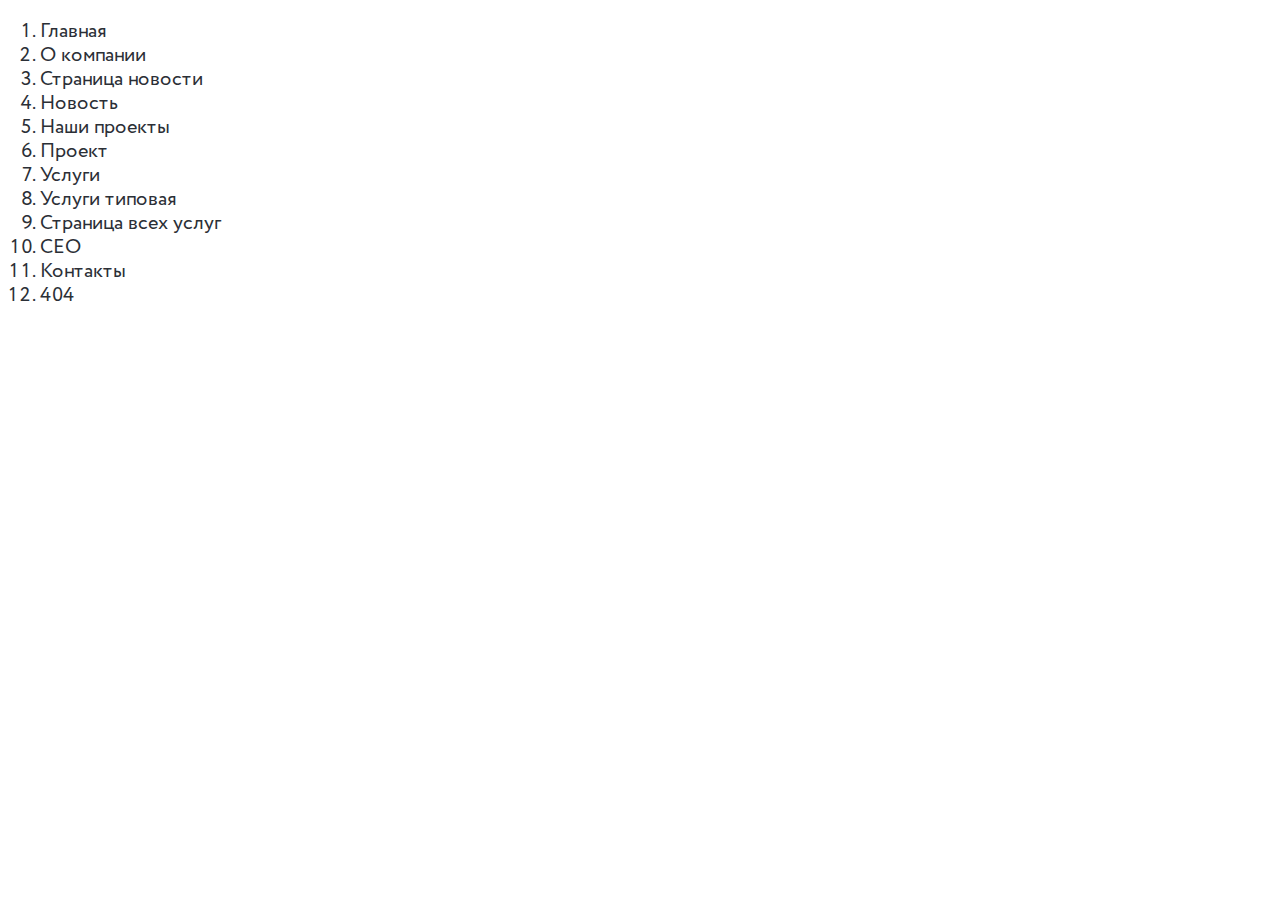
<file: index.html>
<!DOCTYPE html>
<html lang="ru">

<head>
    <meta charset="utf-8">
    <meta name="viewport" content="width=device-width, initial-scale=1.0, shrink-to-fit=no">
    <meta name="description" content="another website">
    <link rel="stylesheet" href="css/swiper-bundle.min.css">
    <link href="./css/style.css" rel="stylesheet">
    <title>title</title>
</head>

<body>
        <header class="header">
        </header>
        <ol>
            <li><a href="main.html">Главная</a></li>
            <li><a href="about.html">О компании</a></li>
            <li><a href="page-news.html">Страница новости</a></li>
            <li><a href="news.html">Новость</a></li>
            <li><a href="our-projects.html">Наши проекты</a></li>
            <li><a href="project.html">Проект</a></li>
            <li><a href="services.html">Услуги</a></li>
            <li><a href="services-typical.html">Услуги типовая</a></li>
            <li><a href="page-our-services.html">Страница всех услуг</a></li>
            <li><a href="seo.html">СЕО</a></li>
            <li><a href="contacts.html">Контакты</a></li>
            <li><a href="404.html">404</a></li>
        </ol>
    <script defer src="js/swiper-bundle.min.js"></script>
    <script defer src="js/jquery-3.5.1.min.js"></script>
    <script defer src="js/main.js"></script>

</body>

</html>
</file>
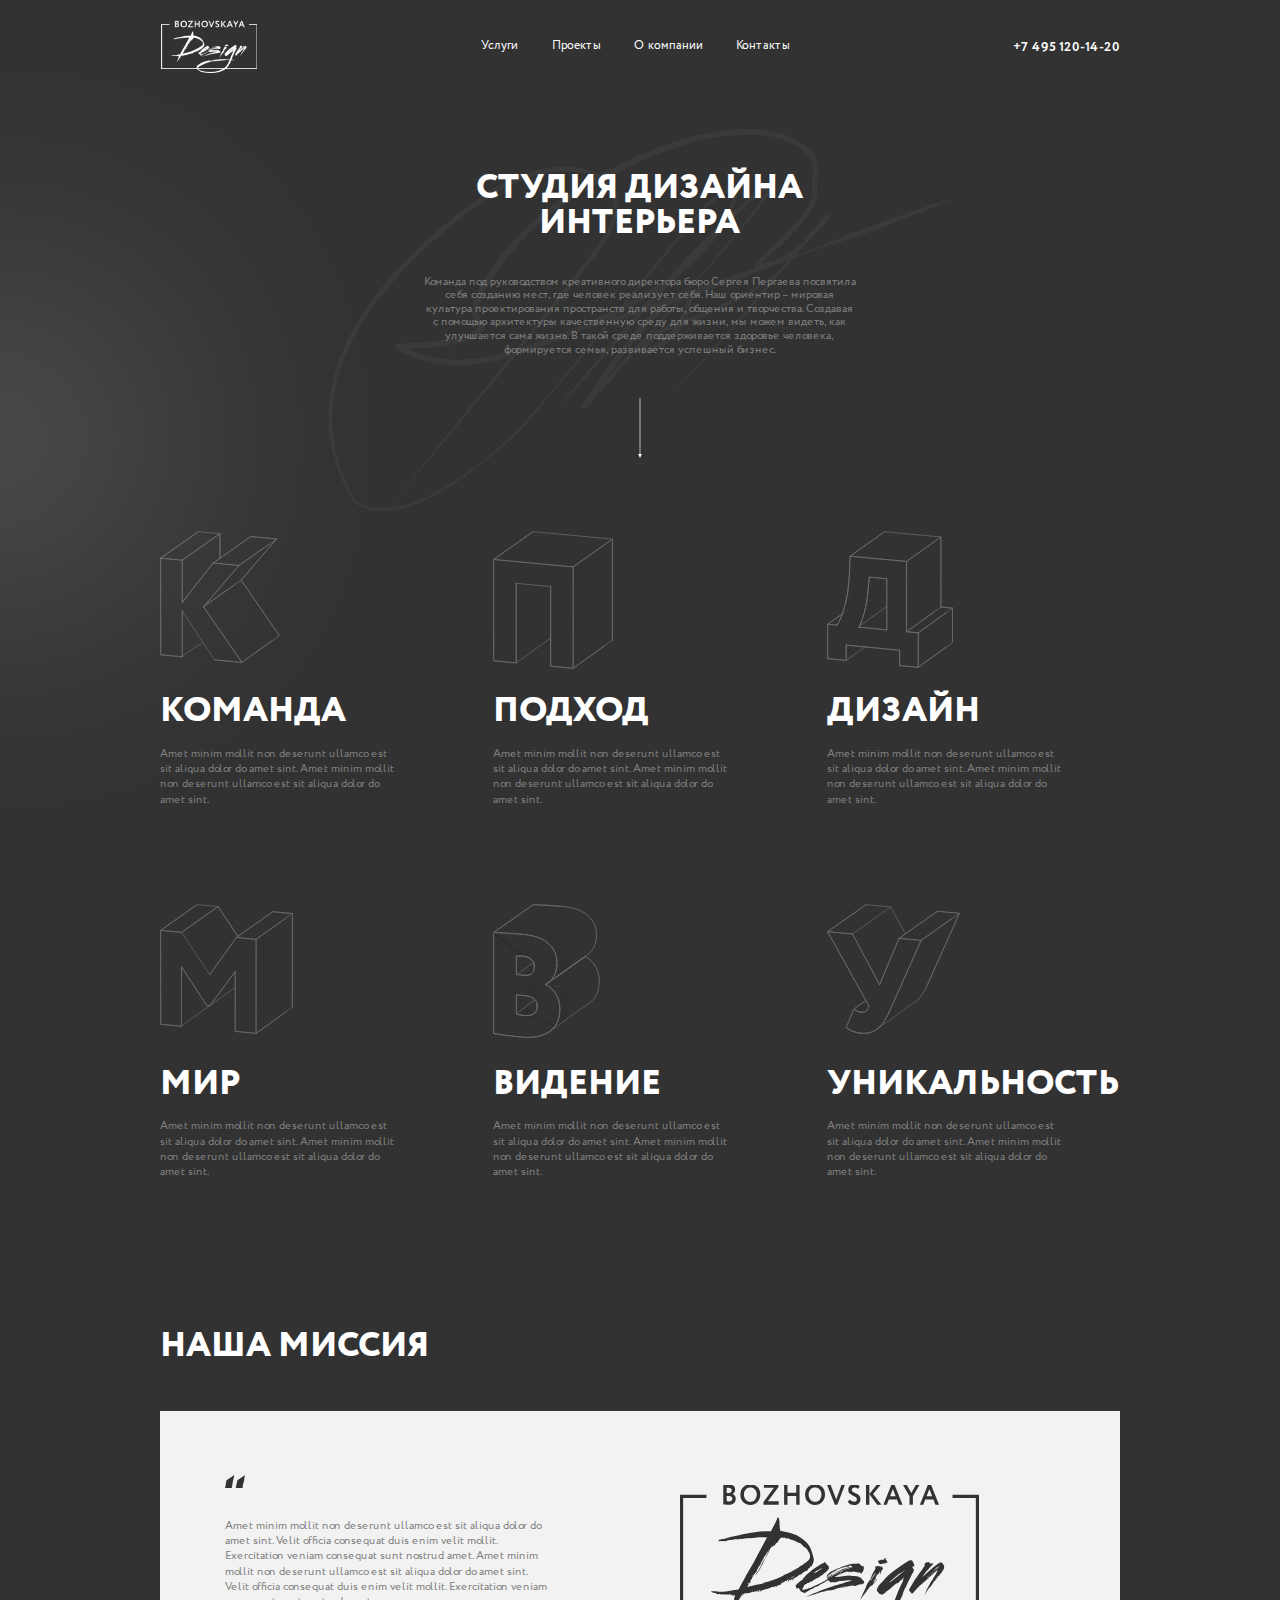
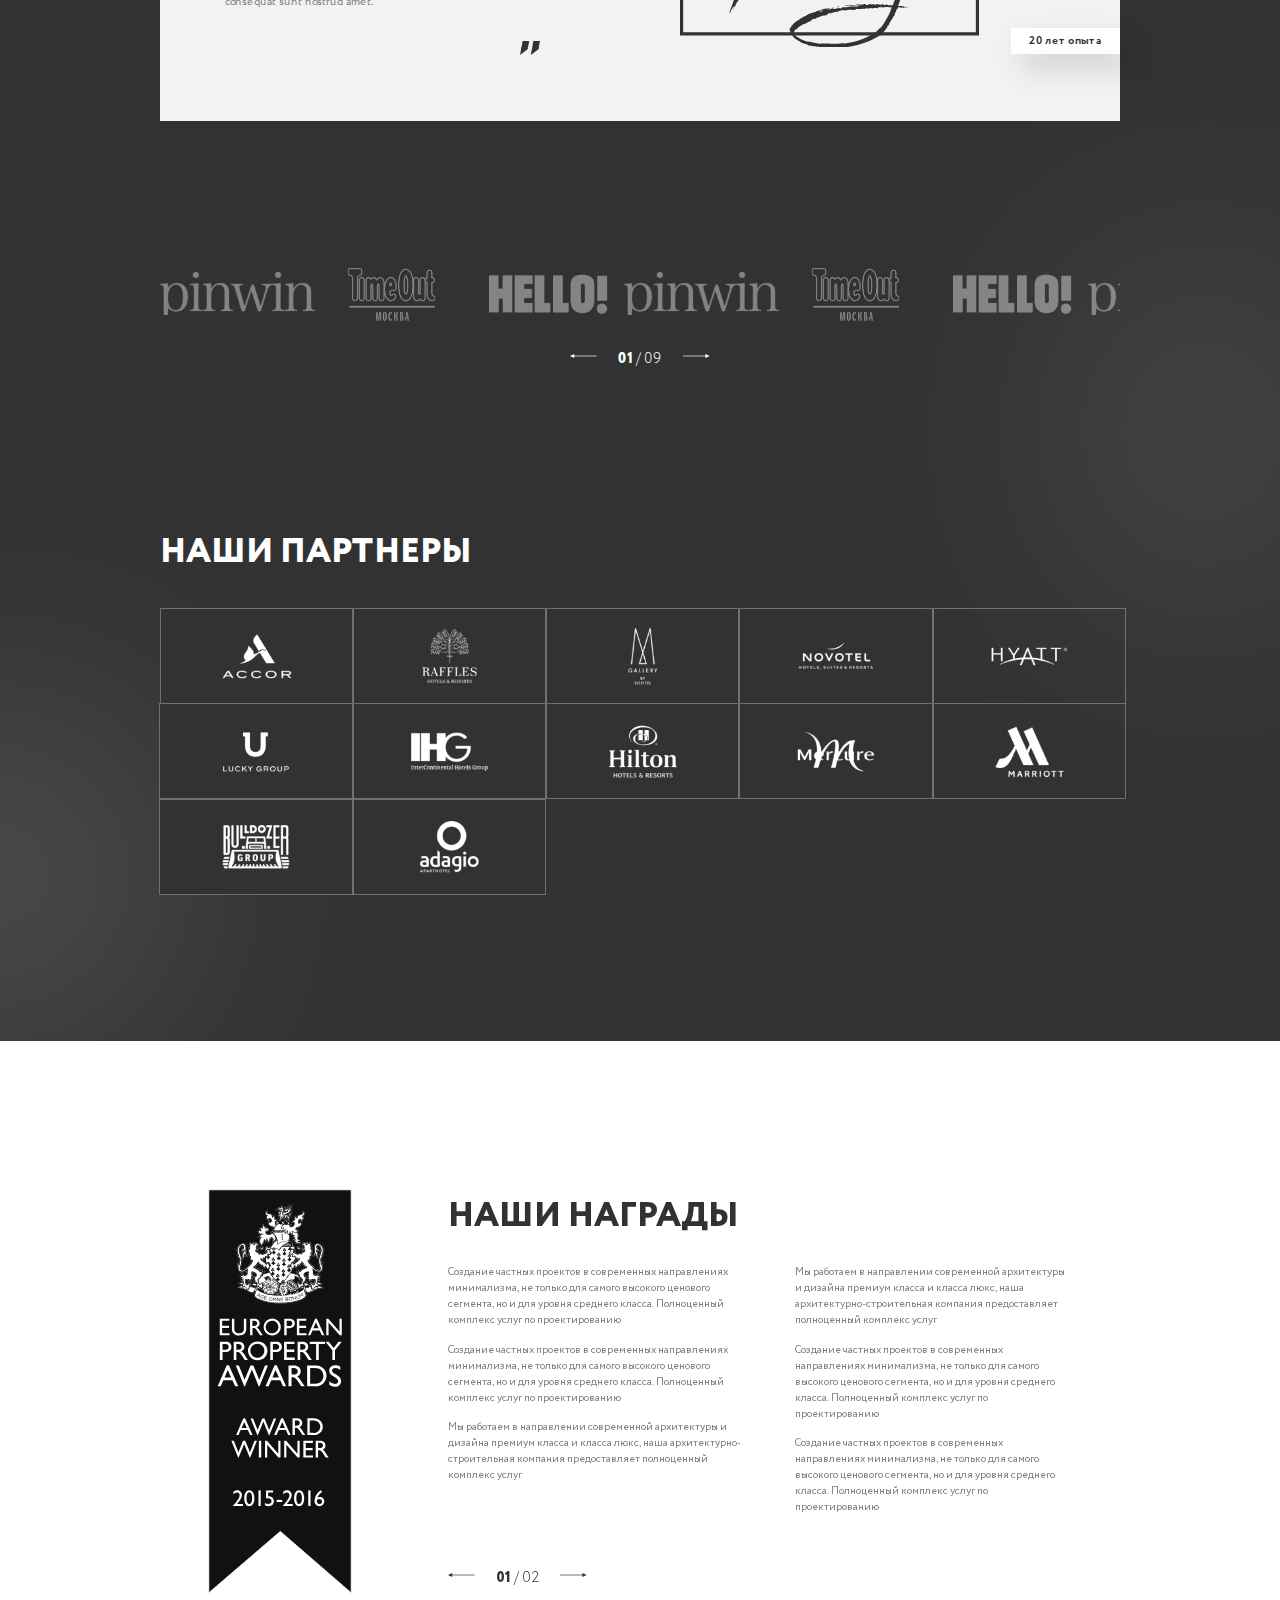
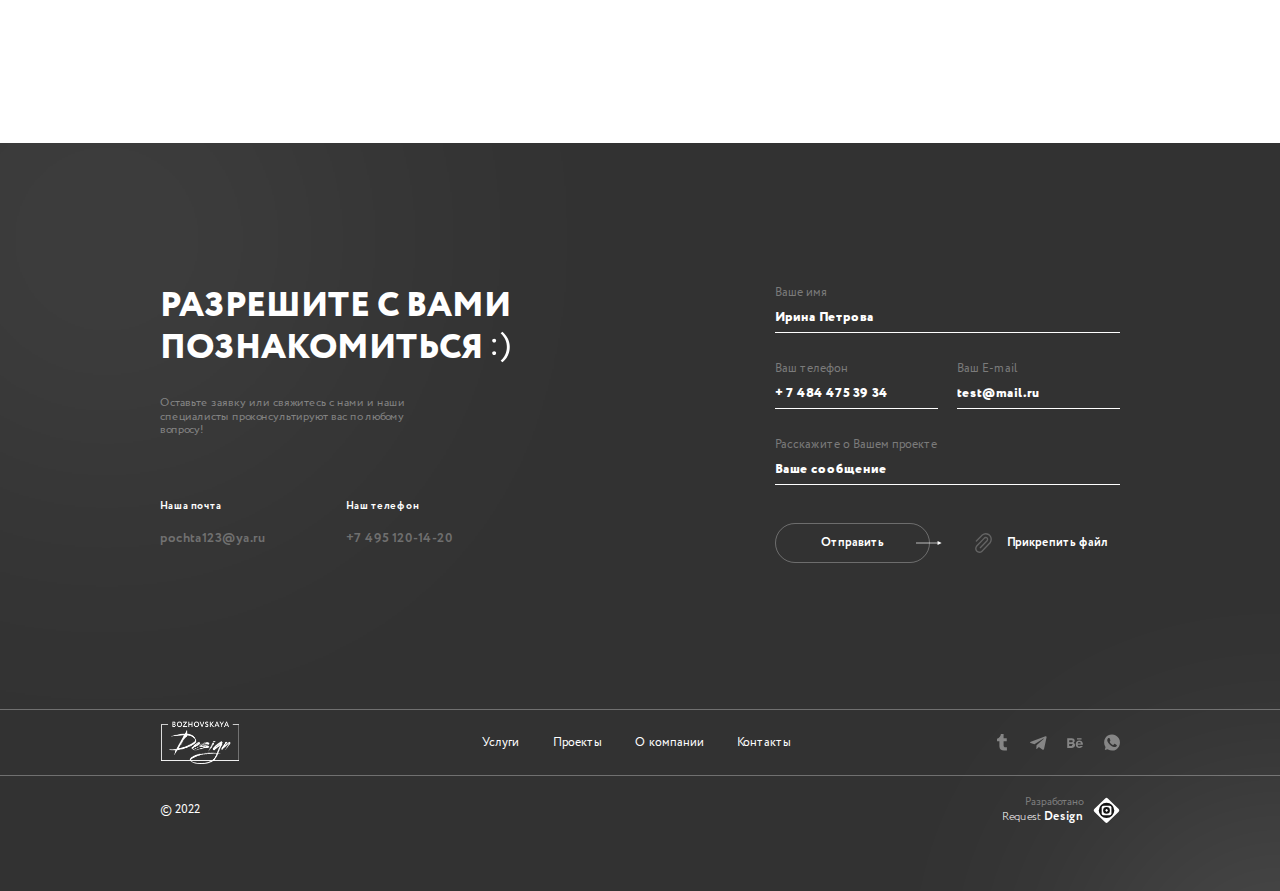
<file: about.html>
<!DOCTYPE html>
<html lang="ru">

<head>
    <meta charset="utf-8">
    <meta name="viewport" content="width=device-width, initial-scale=1.0, shrink-to-fit=no">
    <meta name="description" content="another website">
    <link rel="stylesheet" href="./css/swiper-bundle.min.css">
    <link href="./css/style.css" rel="stylesheet">
    <title>title</title>
</head>

<body class="dark">
    <header class="header">
        <div class="container">
            <div class="header__inner">
                
                <button class="header__btn-mobile mobile">
                    <img src="./img/mobile-btn.svg" alt="">
                </button>

                <a class="header__logo logo" href="">
                    <img src="./img/logo.png" alt="">
                </a>

                <nav class="header__navigation desctop">
                    <ul class="header__nav-list">
                        <li class="header__nav-item">
                            <a href="">Услуги </a>
                        </li>
                        <li class="header__nav-item">
                            <a href=""> Проекты</a>
                        </li>
                        <li class="header__nav-item">
                            <a href="">О компании</a>
                        </li>
                        <li class="header__nav-item">
                            <a href="">Контакты</a>
                        </li>
                    </ul>
                </nav>

                <a class="header__tel" href="tel:+74951201420">+7 495 120-14-20
                    <img class="mobile" src="./img/phone-mob.png" alt="">
                </a>

                <div class="header__menu mobile">
                    <div class="header__top">
                        <button class="header__btn-mobile mobile">
                            <img src="./img/clouse.svg" alt="">
                        </button>

                        <a class="header__logo logo" href="">
                            <img src="./img/logo.png" alt="">
                        </a>

                        <a class="header__tel" href="tel:+74951201420">+7 495 120-14-20
                            <img class="mobile" src="./img/phone-mob.png" alt="">
                        </a>
                    </div>

                    <nav class="header__navigation">
                        <ul class="header__nav-list">
                            <li class="header__nav-item">
                                <a href="">Архитектурное проектирование</a>
                            </li>
                            <li class="header__nav-item">
                                <a href="">Дизайн интерьера</a>
                            </li>
                            <li class="header__nav-item">
                                <a href="">Ландшафтное проектирование</a>
                            </li>
                            <li class="header__nav-item">
                                <a href="">3D визуализация</a>
                            </li>
                            <li class="header__nav-item">
                                <a href="">Проекты</a>
                            </li>
                            <li class="header__nav-item">
                                <a href="">О компании</a>
                            </li>
                            <li class="header__nav-item">
                                <a href="">Контакты</a>
                            </li>
                        </ul>
                    </nav>

                    <a class="header__btn-mob btn" href="">Все услуги
                        <img src="./img/arrow.svg" alt="">
                    </a>

                    <div class="header__contact">
                        <div class="header__contact-item">
                            <div class="header__contact-name">Наша почта</div>
                            <a href="" class="header__contact-value">pochta123@ya.ru</a>
                        </div>
                        <div class="header__contact-item">
                            <div class="header__contact-name">Наш телефон</div>
                            <a href="tel:+74951201420" class="header__contact-value">+7 495 120-14-20</a>
                        </div>
                    </div> 
                    
                    <div class="header__social">
                        <a class="header__social-item" href="">
                            <img src="./img/telegram.svg" alt="">
                        </a>
                        <a class="header__social-item" href="">
                            <img src="./img/telegr-icon.svg" alt="">
                        </a>
                        <a class="header__social-item" href="">
                            <img src="./img/be-icon.svg" alt="">
                        </a>
                        <a class="header__social-item" href="">
                            <img src="./img/viber-icon.svg" alt="">
                        </a>
                    </div>
                </div>
            </div>
        </div>
    </header>

    <main class="main">
        <section class="banner-about">
            <img class="banner-about__substrate" src="./img/signature-about.svg" alt="">
            <div class="container">
                <div class="banner-about__inner">
                    <div class="banner-about__text-block">
                        <div class="banner-about__title">студия дизайна
                            Интерьера</div>
                        <div class="banner-about__subtitle">Команда под руководством креативного директора 
                            бюро Сергея Пергаева посвятила себя созданию мест, где человек реализует себя. 
                            Наш ориентир – мировая культура проектирования пространств для работы, общения и 
                            творчества. Создавая с помощью архитектуры качественную среду для жизни, мы можем 
                            видеть, как улучшается сама жизнь. 
                            В такой среде поддерживается здоровье человека, формируется семья, 
                            развивается успешный бизнес.
                        </div>
                    </div>
                    <img class="banner-about__img-arrow" src="./img/arrow-long.svg" alt="">
                </div>
            </div>
        </section>

        <section class="about">
            <div class="container">
                <div class="about__inner">
                    <div class="about__box">
                        <div class="about__box-img">
                            <img src="./img/k.svg" alt="">
                        </div>
                        <div class="about__box-title">Команда</div>
                        <div class="about__subtitle">Amet minim mollit non 
                            deserunt ullamco est sit aliqua dolor do amet sint. 
                            Amet minim mollit non deserunt ullamco est sit aliqua 
                            dolor do amet sint.</div>
                    </div>
                    <div class="about__box">
                        <div class="about__box-img">
                            <img src="./img/p.svg" alt="">
                        </div>
                        <div class="about__box-title">Подход</div>
                        <div class="about__subtitle">Amet minim mollit non 
                            deserunt ullamco est sit aliqua dolor do amet sint. 
                            Amet minim mollit non deserunt ullamco est sit aliqua 
                            dolor do amet sint.</div>
                    </div>
                    <div class="about__box">
                        <div class="about__box-img">
                            <img src="./img/d.svg" alt="">
                        </div>
                        <div class="about__box-title">Дизайн</div>
                        <div class="about__subtitle">Amet minim mollit non 
                            deserunt ullamco est sit aliqua dolor do amet sint. 
                            Amet minim mollit non deserunt ullamco est sit aliqua 
                            dolor do amet sint.</div>
                    </div>
                    <div class="about__box">
                        <div class="about__box-img">
                            <img src="./img/m.svg" alt="">
                        </div>
                        <div class="about__box-title">Мир</div>
                        <div class="about__subtitle">Amet minim mollit non 
                            deserunt ullamco est sit aliqua dolor do amet sint. 
                            Amet minim mollit non deserunt ullamco est sit aliqua 
                            dolor do amet sint.</div>
                    </div>
                    <div class="about__box">
                        <div class="about__box-img">
                            <img src="./img/b.svg" alt="">
                        </div>
                        <div class="about__box-title">Видение</div>
                        <div class="about__subtitle">Amet minim mollit non 
                            deserunt ullamco est sit aliqua dolor do amet sint. 
                            Amet minim mollit non deserunt ullamco est sit aliqua 
                            dolor do amet sint.</div>
                    </div>
                    <div class="about__box">
                        <div class="about__box-img">
                            <img src="./img/y.svg" alt="">
                        </div>
                        <div class="about__box-title">Уникальность</div>
                        <div class="about__subtitle">Amet minim mollit non 
                            deserunt ullamco est sit aliqua dolor do amet sint. 
                            Amet minim mollit non deserunt ullamco est sit aliqua 
                            dolor do amet sint.
                        </div>
                    </div>
                </div>
            </div>
        </section>


        <section class="article page-about">
            <div class="container">
                <div class="article__wrapper">
                    <div class="article__title title">Наша миссия</div>
                    <div class="article__inner">
                        <div class="article__sticker">
                            20 лет опыта
                        </div>
                        <div class="article__content">
                            <div class="article__text">
                                <img class="article__quotes" src="./img/quotes.png" alt="">
                                <img class="article__quotes" src="./img/quotes.png" alt="">
                                <p>
                                    Amet minim mollit non deserunt ullamco est sit aliqua 
                                    dolor do amet sint. Velit officia consequat duis enim 
                                    velit mollit. Exercitation veniam consequat sunt nostrud amet. 
                                    Amet minim mollit non deserunt ullamco est sit aliqua dolor do 
                                    amet sint. Velit officia consequat duis enim velit mollit. 
                                    Exercitation veniam consequat sunt nostrud amet.
                                </p>
                            </div>
                        </div>
                        <div class="article__photo">
                            <img class="" src="./img/logo-dark.svg" alt="">
                        </div>
                    </div>
                </div>
            </div>
        </section>


        <section class="partners-line">
            <div class="container">
                <div class="partners-line__slider swiper">
                    <div class="partners-line__slider-wrapper swiper-wrapper">
                        <div class="partners-line__slide swiper-slide">
                            <img src="./img/line-partners1.png" alt="">
                        </div>
                        <div class="partners-line__slide swiper-slide">
                            <img src="./img/line-partners2.png" alt="">
                        </div>
                        <div class="partners-line__slide swiper-slide">
                            <img src="./img/line-partners3.png" alt="">
                        </div>
                        <div class="partners-line__slide swiper-slide">
                            <img src="./img/line-partners1.png" alt="">
                        </div>
                        <div class="partners-line__slide swiper-slide">
                            <img src="./img/line-partners2.png" alt="">
                        </div>
                        <div class="partners-line__slide swiper-slide">
                            <img src="./img/line-partners3.png" alt="">
                        </div>
                        <div class="partners-line__slide swiper-slide">
                            <img src="./img/line-partners1.png" alt="">
                        </div>
                        <div class="partners-line__slide swiper-slide">
                            <img src="./img/line-partners2.png" alt="">
                        </div>
                        <div class="partners-line__slide swiper-slide">
                            <img src="./img/line-partners3.png" alt="">
                        </div>
                    </div>
                </div>
                <div class="partners-line__control control">
                    <div class="partners-line__slider-arrow-prev arrow prev">
                        <img src="./img/arrow-prev.svg" alt="">
                    </div>
                    <div class="partners-line__pagination pagination"></div>
                    <div class="partners-line__slider-arrow-next arrow next">
                        <img src="./img/arrow.svg" alt="">
                    </div>
                </div>
            </div>
        </section>


        <section class="partners">
            <div class="container">
                <div class="partners__inner">
                    <div class="partners__title title">Наши партнеры</div>
                    <div class="partners__content">
                        <div class="partners__box">
                            <img class="gray" src="./img/partner1.png" alt="">
                            <img class="color" src="./img/partner-color1.png" alt="">
                        </div>
                        <div class="partners__box">
                            <img class="gray" src="./img/partner2.png" alt="">
                            <img class="color" src="./img/partner-color2.png" alt="">
                        </div>
                        <div class="partners__box">
                            <img class="gray" src="./img/partner3.png" alt="">
                            <img class="color" src="./img/partner-color3.png" alt="">
                        </div>
                        <div class="partners__box">
                            <img class="gray" src="./img/partner4.png" alt="">
                            <img class="color" src="./img/partner-color4.png" alt="">
                        </div>
                        <div class="partners__box">
                            <img class="gray" src="./img/partner5.png" alt="">
                            <img class="color" src="./img/partner-color5.png" alt="">
                        </div>
                        <div class="partners__box">
                            <img class="gray" src="./img/partner6.png" alt="">
                            <img class="color" src="./img/partner-color6.png" alt="">
                        </div>
                        <div class="partners__box">
                            <img class="gray" src="./img/partner7.png" alt="">
                            <img class="color" src="./img/partner-color7.png" alt="">
                        </div>
                        <div class="partners__box">
                            <img class="gray" src="./img/partner8.png" alt="">
                            <img class="color" src="./img/partner-color8.png" alt="">
                        </div>
                        <div class="partners__box">
                            <img class="gray" src="./img/partner9.png" alt="">
                            <img class="color" src="./img/partner-color9.png" alt="">
                        </div>
                        <div class="partners__box">
                            <img class="gray" src="./img/partner10.png" alt="">
                            <img class="color" src="./img/partner-color10.png" alt="">
                        </div>
                        <div class="partners__box">
                            <img class="gray" src="./img/partner11.png" alt="">
                            <img class="color" src="./img/partner-color11.png" alt="">
                        </div>
                        <div class="partners__box">
                            <img class="gray" src="./img/partner12.png" alt="">
                            <img class="color" src="./img/partner-color12.png" alt="">
                        </div>
                    </div>
                </div>
            </div>
        </section>


        <section class="awards">
            <div class="container">
                <div class="awards__inner">
                    <div class="awards__slider swiper">
                        <div class="awards__slider-wrapper swiper-wrapper">
                            <div class="awards__slide swiper-slide">
                                <div class="awards__slide-img">
                                    <img src="./img/award.svg" alt="">
                                </div>
                                <div class="awards__slide-text-block">
                                    <div class="awards__slide-title">Наши награды</div>
                                    <div class="awards__slide-paragraphs">
                                        <div class="awards__slide-text-column">
                                            <p>Создание частных проектов в 
                                                современных направлениях минимализма, 
                                                не только для самого высокого ценового 
                                                сегмента, но и для уровня среднего класса. 
                                                Полноценный комплекс услуг по проектированию 
                                            </p>
                                            <p>
                                                Создание частных проектов в современных 
                                                направлениях минимализма, не только для 
                                                самого высокого ценового сегмента, но и 
                                                для уровня среднего класса. Полноценный 
                                                комплекс услуг по проектированию 
                                            </p>
                                            <p>
                                                Мы работаем в направлении современной 
                                                архитектуры и дизайна премиум класса и 
                                                класса люкс, наша архитектурно-строительная 
                                                компания предоставляет полноценный комплекс 
                                                услуг 
                                            </p>
                                        </div>
                                        <div class="awards__slide-text-column">
                                            <p>
                                                Мы работаем в направлении 
                                                современной архитектуры и дизайна 
                                                премиум класса и класса люкс, наша архитектурно-строительная 
                                                компания предоставляет полноценный комплекс услуг 
                                            </p>
                                            <p>
                                                Создание частных проектов в современных 
                                                направлениях минимализма, не только для 
                                                самого высокого ценового сегмента, но и для 
                                                уровня среднего класса. Полноценный комплекс 
                                                услуг по проектированию 
                                            </p>
                                            <p>
                                                Создание частных проектов в современных 
                                                направлениях минимализма, не только для 
                                                самого высокого ценового сегмента, но и для 
                                                уровня среднего класса. Полноценный комплекс 
                                                услуг по проектированию 
                                            </p>
                                        </div>
                                    </div>
                                </div>
                            </div>
                            <div class="awards__slide swiper-slide">
                                <div class="awards__slide-img">
                                    <img src="./img/award.svg" alt="">
                                </div>
                                <div class="awards__slide-text-block">
                                    <div class="awards__slide-title">Наши награды</div>
                                    <div class="awards__slide-paragraphs">
                                        <div class="awards__slide-text-column">
                                            <p>Создание частных проектов в 
                                                современных направлениях минимализма, 
                                                не только для самого высокого ценового 
                                                сегмента, но и для уровня среднего класса. 
                                                Полноценный комплекс услуг по проектированию 
                                            </p>
                                            <p>
                                                Создание частных проектов в современных 
                                                направлениях минимализма, не только для 
                                                самого высокого ценового сегмента, но и 
                                                для уровня среднего класса. Полноценный 
                                                комплекс услуг по проектированию 
                                            </p>
                                            <p>
                                                Мы работаем в направлении современной 
                                                архитектуры и дизайна премиум класса и 
                                                класса люкс, наша архитектурно-строительная 
                                                компания предоставляет полноценный комплекс 
                                                услуг 
                                            </p>
                                        </div>
                                        <div class="awards__slide-text-column">
                                            <p>
                                                Мы работаем в направлении 
                                                современной архитектуры и дизайна 
                                                премиум класса и класса люкс, наша архитектурно-строительная 
                                                компания предоставляет полноценный комплекс услуг 
                                            </p>
                                            <p>
                                                Создание частных проектов в современных 
                                                направлениях минимализма, не только для 
                                                самого высокого ценового сегмента, но и для 
                                                уровня среднего класса. Полноценный комплекс 
                                                услуг по проектированию 
                                            </p>
                                            <p>
                                                Создание частных проектов в современных 
                                                направлениях минимализма, не только для 
                                                самого высокого ценового сегмента, но и для 
                                                уровня среднего класса. Полноценный комплекс 
                                                услуг по проектированию 
                                            </p>
                                        </div>
                                    </div>
                                </div>
                            </div>
                        </div>
                        <div class="awards__control control">
                            <div class="awards__slider-arrow-prev arrow prev">
                                <img src="./img/arrow-black-prev.svg" alt="">
                            </div>
                            <div class="awards__pagination pagination pagination--black"></div>
                            <div class="awards__slider-arrow-next arrow next">
                                <img src="./img/arrow-black.svg" alt="">
                            </div>
                        </div>
                    </div>
                </div>
            </div>
        </section>


        <section class="feedback">
            <div class="container">
                <div class="feedback__inner">
                    <div class="feedback__content">
                        <div class="feedback__title">Разрешите с вами
                            <span>познакомиться
                                <div class="feedback__title-smile">
                                    <img src="./img/smile.svg" alt="">
                                </div>
                            </span>
                        </div>
                        <div class="feedback__subtitle">Оставьте заявку или свяжитесь с нами и
                            наши специалисты проконсультируют вас по любому вопросу!</div>
                        <div class="feedback__contact">
                            <div class="feedback__contact-item">
                                <div class="feedback__contact-name">Наша почта</div>
                                <a href="" class="feedback__contact-value">pochta123@ya.ru</a>
                            </div>
                            <div class="feedback__contact-item">
                                <div class="feedback__contact-name">Наш телефон</div>
                                <a href="tel:+74951201420" class="feedback__contact-value">+7 495 120-14-20</a>
                            </div>
                        </div>
                    </div>
                    <form class="feedback__form" action="">
                        <div class="feedback__inputs">
                            <label class="feedback__form-label" for="">
                                <div class="feedback__input-name">Ваше имя</div>
                                <input class="feedback__form-input" type="text" placeholder="Ирина Петрова">
                            </label>
                            <label class="feedback__form-label" for="">
                                <div class="feedback__input-name">Ваш телефон</div>
                                <input class="feedback__form-input" type="text" placeholder="+ 7 484 475 39 34">
                            </label>
                            <label class="feedback__form-label" for="">
                                <div class="feedback__input-name">Ваш E-mail</div>
                                <input class="feedback__form-input" type="text" placeholder="test@mail.ru">
                            </label>
                            <label class="feedback__form-label" for="">
                                <div class="feedback__input-name">Расскажите о Вашем проекте</div>
                                <input class="feedback__form-input" type="text" placeholder="Ваше сообщение">
                            </label>
                        </div>
                        <div class="feedback__form-bottom">
                            <a class="feedback__btn btn" href="">Отправить
                                <img src="./img/arrow.svg" alt="">
                            </a>
                            <a href="" class="feedback__form-attach">
                                <img src="./img/attach.svg" alt="">
                                Прикрепить файл
                            </a>
                        </div>
                    </form>
                </div>
            </div>
        </section>

     
    </main>


    <footer class="footer">
        <div class="container">
            <div class="footer__inner">
                <div class="footer__top">
                    <a class="footer__logo logo" href="">
                        <img src="./img/logo.png" alt="">
                    </a>

                    <ul class="footer__nav-list">
                        <li class="footer__nav-item">
                            <a href="">Услуги </a>
                        </li>
                        <li class="footer__nav-item">
                            <a href=""> Проекты</a>
                        </li>
                        <li class="footer__nav-item">
                            <a href="">О компании</a>
                        </li>
                        <li class="footer__nav-item">
                            <a href="">Контакты</a>
                        </li>
                    </ul>

                    <div class="footer__social">
                        <a class="footer__social-item" href="">
                            <img src="./img/telegram.svg" alt="">
                        </a>
                        <a class="footer__social-item" href="">
                            <img src="./img/telegr-icon.svg" alt="">
                        </a>
                        <a class="footer__social-item" href="">
                            <img src="./img/be-icon.svg" alt="">
                        </a>
                        <a class="footer__social-item" href="">
                            <img src="./img/viber-icon.svg" alt="">
                        </a>
                    </div>
                </div>

                <div class="footer__bottom">
                    <div class="footer__small">
                        © 2022
                    </div>

                    <div class="footer__dev">
                        <div class="footer__dev-name">
                            <div class="footer__dev-name-key">Разработано</div>
                            <div class="footer__dev-name-value">Request<span> Design</span></div>
                        </div>
                        <a class="footer__dev-logo" href="">
                            <img src="./img/logo-request.svg" alt="">
                        </a>
                    </div>
                </div>
            </div>
        </div>
    </footer>




    <script src="./js/swiper-bundle.min.js"></script>
    <script src="./js/jquery-3.5.1.min.js"></script>
    <script src="./js/main.js"></script>
</body>

</html>
</file>
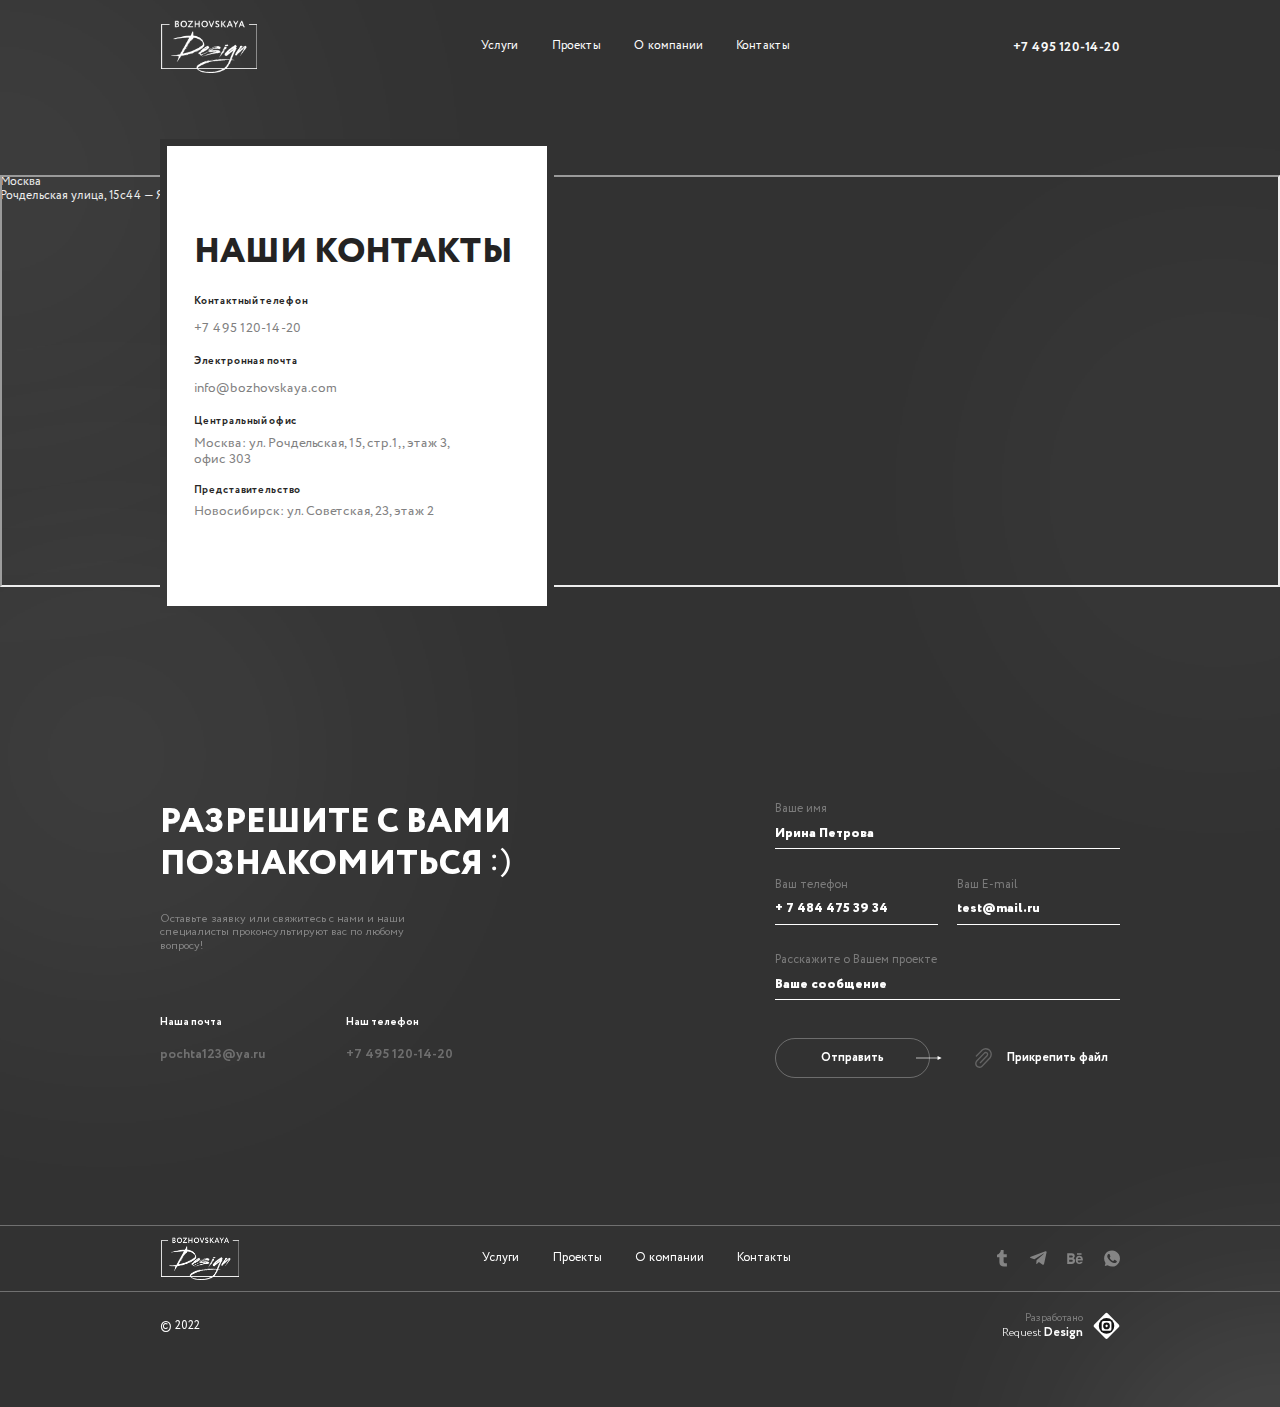
<file: contacts.html>
<!DOCTYPE html>
<html lang="ru">

<head>
    <meta charset="utf-8">
    <meta name="viewport" content="width=device-width, initial-scale=1.0, shrink-to-fit=no">
    <meta name="description" content="another website">
    <link rel="stylesheet" href="./css/swiper-bundle.min.css">
    <link href="./css/style.css" rel="stylesheet">
    <title>title</title>
</head>

<body class="dark">
    <header class="header">
        <div class="container">
            <div class="header__inner">
                
                <button class="header__btn-mobile mobile">
                    <img src="./img/mobile-btn.svg" alt="">
                </button>

                <a class="header__logo logo" href="">
                    <img src="./img/logo.png" alt="">
                </a>

                <nav class="header__navigation desctop">
                    <ul class="header__nav-list">
                        <li class="header__nav-item">
                            <a href="">Услуги </a>
                        </li>
                        <li class="header__nav-item">
                            <a href=""> Проекты</a>
                        </li>
                        <li class="header__nav-item">
                            <a href="">О компании</a>
                        </li>
                        <li class="header__nav-item">
                            <a href="">Контакты</a>
                        </li>
                    </ul>
                </nav>

                <a class="header__tel" href="tel:+74951201420">+7 495 120-14-20
                    <img class="mobile" src="./img/phone-mob.png" alt="">
                </a>

                <div class="header__menu mobile">
                    <div class="header__top">
                        <button class="header__btn-mobile mobile">
                            <img src="./img/clouse.svg" alt="">
                        </button>

                        <a class="header__logo logo" href="">
                            <img src="./img/logo.png" alt="">
                        </a>

                        <a class="header__tel" href="tel:+74951201420">+7 495 120-14-20
                            <img class="mobile" src="./img/phone-mob.png" alt="">
                        </a>
                    </div>

                    <nav class="header__navigation">
                        <ul class="header__nav-list">
                            <li class="header__nav-item">
                                <a href="">Архитектурное проектирование</a>
                            </li>
                            <li class="header__nav-item">
                                <a href="">Дизайн интерьера</a>
                            </li>
                            <li class="header__nav-item">
                                <a href="">Ландшафтное проектирование</a>
                            </li>
                            <li class="header__nav-item">
                                <a href="">3D визуализация</a>
                            </li>
                            <li class="header__nav-item">
                                <a href="">Проекты</a>
                            </li>
                            <li class="header__nav-item">
                                <a href="">О компании</a>
                            </li>
                            <li class="header__nav-item">
                                <a href="">Контакты</a>
                            </li>
                        </ul>
                    </nav>

                    <a class="header__btn-mob btn" href="">Все услуги
                        <img src="./img/arrow.svg" alt="">
                    </a>

                    <div class="header__contact">
                        <div class="header__contact-item">
                            <div class="header__contact-name">Наша почта</div>
                            <a href="" class="header__contact-value">pochta123@ya.ru</a>
                        </div>
                        <div class="header__contact-item">
                            <div class="header__contact-name">Наш телефон</div>
                            <a href="tel:+74951201420" class="header__contact-value">+7 495 120-14-20</a>
                        </div>
                    </div> 
                    
                    <div class="header__social">
                        <a class="header__social-item" href="">
                            <img src="./img/telegram.svg" alt="">
                        </a>
                        <a class="header__social-item" href="">
                            <img src="./img/telegr-icon.svg" alt="">
                        </a>
                        <a class="header__social-item" href="">
                            <img src="./img/be-icon.svg" alt="">
                        </a>
                        <a class="header__social-item" href="">
                            <img src="./img/viber-icon.svg" alt="">
                        </a>
                    </div>
                </div>
            </div>
        </div>
    </header>


    <main class="main">
        <section class="contacts">
            <div class="contacts__inner">
                <div class="contacts__map map" id="map">
                    <!-- <div style="position:relative;overflow:hidden;"><a
                            href="https://yandex.by/maps/213/moscow/?utm_medium=mapframe&utm_source=maps"
                            style="color:#eee;font-size:12px;position:absolute;top:0px;">Москва</a><a
                            href="https://yandex.by/maps/213/moscow/house/rochdelskaya_ulitsa_15s1/Z04YcwFmSUADQFtvfXt0d3ViZw==/?ll=37.565758%2C55.756967&utm_medium=mapframe&utm_source=maps&z=19.51"
                            style="color:#eee;font-size:12px;position:absolute;top:14px;">Рочдельская улица, 15с1 —
                            Яндекс Карты</a><iframe src="https://yandex.by/map-widget/v1/-/CCUFjHab1B" 
                            frameborder="1" allowfullscreen="true" style="position:relative;">
                        </iframe>
                    </div> -->
                    <div style="position:relative;overflow:hidden;">
                        <a href="https://yandex.by/maps/213/moscow/?utm_medium=mapframe&utm_source=maps" style="color:#eee;font-size:12px;position:absolute;top:0px;">Москва</a>
                        <a href="https://yandex.by/maps/213/moscow/house/rochdelskaya_ulitsa_15s44/Z04YcwFmTkYAQFtvfXt0d31hZw==/?ll=37.564549%2C55.756177&utm_medium=mapframe&utm_source=maps&z=16.65" style="color:#eee;font-size:12px;position:absolute;top:14px;">Рочдельская улица, 15с44 — Яндекс Карты</a>
                        <iframe src="https://yandex.by/map-widget/v1/-/CCUJuFT7OA" width="560" height="400" frameborder="1" allowfullscreen="true" style="position:relative;"></iframe>
                    </div>
                </div>
               
    
                <div class="container">
                    <div class="contacts__block">
                        <div class="contacts__block-title">НАШИ КОНТАКТЫ</div>
                        <div class="contacts__item-wrap">
                            <div class="contacts__item-title">Контактный телефон</div>
                            <a href="tel:+74951201420" class="contacts__item-subtitle">+7 495 120-14-20</a>
                        </div>
                        <div class="contacts__item-wrap">
                            <div class="contacts__item-title">Электронная почта</div>
                            <a href="mailto:info@bozhovskaya.com" class="contacts__item-subtitle">info@bozhovskaya.com</a>
                        </div>
                        <div class="contacts__item-wrap">
                            <div class="contacts__item-title">Центральный офис</div>
                            <div class="contacts__item-subtitle">Москва: ул. Рочдельская, 15, стр.1,, этаж 3, офис 303</div>
                        </div>
                        <div class="contacts__item-wrap">
                            <div class="contacts__item-title">Представительство</div>
                            <div class="contacts__item-subtitle">Новосибирск: ул. Советская, 23, этаж 2</div>
                        </div>
                    </div>
                </div>
            </div>
        </section>
       

      
        <section class="feedback">
            <div class="container">
                <div class="feedback__inner">
                    <div class="feedback__content">
                        <div class="feedback__title">Разрешите с вами
                            <span>познакомиться
                                <div class="feedback__title-smile">
                                    <img src="./img/smile.svg" alt="">
                                </div>
                            </span>
                        </div>
                        <div class="feedback__subtitle">Оставьте заявку или свяжитесь с нами и
                            наши специалисты проконсультируют вас по любому вопросу!</div>
                        <div class="feedback__contact desctop">
                            <div class="feedback__contact-item">
                                <div class="feedback__contact-name">Наша почта</div>
                                <a href="" class="feedback__contact-value">pochta123@ya.ru</a>
                            </div>
                            <div class="feedback__contact-item">
                                <div class="feedback__contact-name">Наш телефон</div>
                                <a href="tel:+74951201420" class="feedback__contact-value">+7 495 120-14-20</a>
                            </div>
                        </div>
                    </div>
                    <form class="feedback__form" action="">
                        <div class="feedback__inputs">
                            <label class="feedback__form-label" for="">
                                <div class="feedback__input-name">Ваше имя</div>
                                <input class="feedback__form-input" type="text" placeholder="Ирина Петрова">
                            </label>
                            <label class="feedback__form-label" for="">
                                <div class="feedback__input-name">Ваш телефон</div>
                                <input class="feedback__form-input" type="text" placeholder="+ 7 484 475 39 34">
                            </label>
                            <label class="feedback__form-label" for="">
                                <div class="feedback__input-name">Ваш E-mail</div>
                                <input class="feedback__form-input" type="text" placeholder="test@mail.ru">
                            </label>
                            <label class="feedback__form-label" for="">
                                <div class="feedback__input-name">Расскажите о Вашем проекте</div>
                                <input class="feedback__form-input" type="text" placeholder="Ваше сообщение">
                            </label>
                        </div>
                        <div class="feedback__form-bottom">
                            <a class="feedback__btn btn" href="">Отправить
                                <img src="./img/arrow.svg" alt="">
                            </a>
                            <a href="" class="feedback__form-attach">
                                <img src="./img/attach.svg" alt="">
                                Прикрепить файл
                            </a>
                        </div>
                    </form>

                    <div class="feedback__contact mobile">
                        <div class="feedback__contact-item">
                            <div class="feedback__contact-name">Наша почта</div>
                            <a href="" class="feedback__contact-value">pochta123@ya.ru</a>
                        </div>
                        <div class="feedback__contact-item">
                            <div class="feedback__contact-name">Наш телефон</div>
                            <a href="tel:+74951201420" class="feedback__contact-value">+7 495 120-14-20</a>
                        </div>
                    </div>  

                </div>
            </div>
        </section>
    </main>


    <footer class="footer">
        <div class="container">
            <div class="footer__inner">
                <div class="footer__top">
                    <a class="footer__logo logo" href="">
                        <img src="./img/logo.png" alt="">
                    </a>

                    <ul class="footer__nav-list">
                        <li class="footer__nav-item">
                            <a href="">Услуги </a>
                        </li>
                        <li class="footer__nav-item">
                            <a href=""> Проекты</a>
                        </li>
                        <li class="footer__nav-item">
                            <a href="">О компании</a>
                        </li>
                        <li class="footer__nav-item">
                            <a href="">Контакты</a>
                        </li>
                    </ul>

                    <div class="footer__social">
                        <a class="footer__social-item" href="">
                            <img src="./img/telegram.svg" alt="">
                        </a>
                        <a class="footer__social-item" href="">
                            <img src="./img/telegr-icon.svg" alt="">
                        </a>
                        <a class="footer__social-item" href="">
                            <img src="./img/be-icon.svg" alt="">
                        </a>
                        <a class="footer__social-item" href="">
                            <img src="./img/viber-icon.svg" alt="">
                        </a>
                    </div>
                </div>

                <div class="footer__bottom">
                    <div class="footer__small">
                        © 2022
                    </div>

                    <div class="footer__dev">
                        <div class="footer__dev-name">
                            <div class="footer__dev-name-key">Разработано</div>
                            <div class="footer__dev-name-value">Request<span> Design</span></div>
                        </div>
                        <a class="footer__dev-logo" href="">
                            <img src="./img/logo-request.svg" alt="">
                        </a>
                    </div>
                </div>
            </div>
        </div>
    </footer>




    <script src="./js/swiper-bundle.min.js"></script>
    <script src="./js/jquery-3.5.1.min.js"></script>
    <script src="./js/main.js"></script>
</body>
</html>
</file>
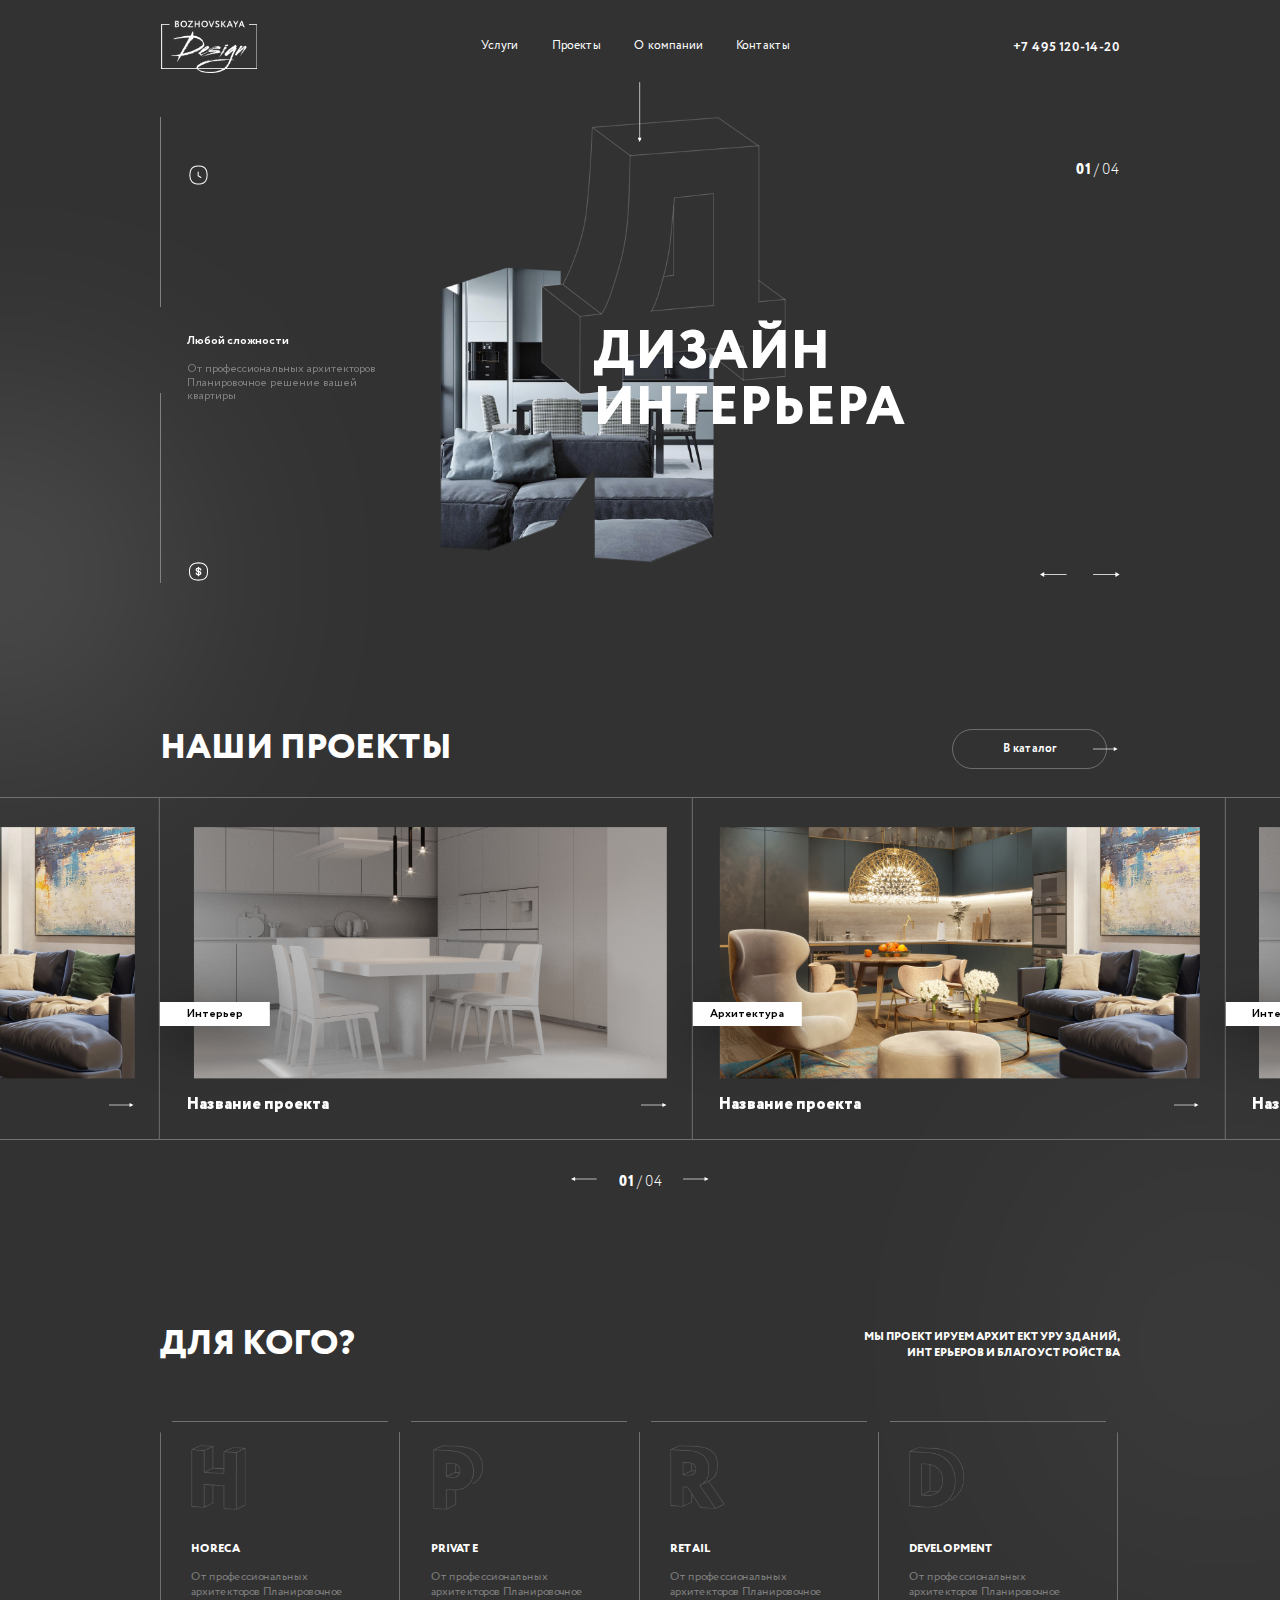
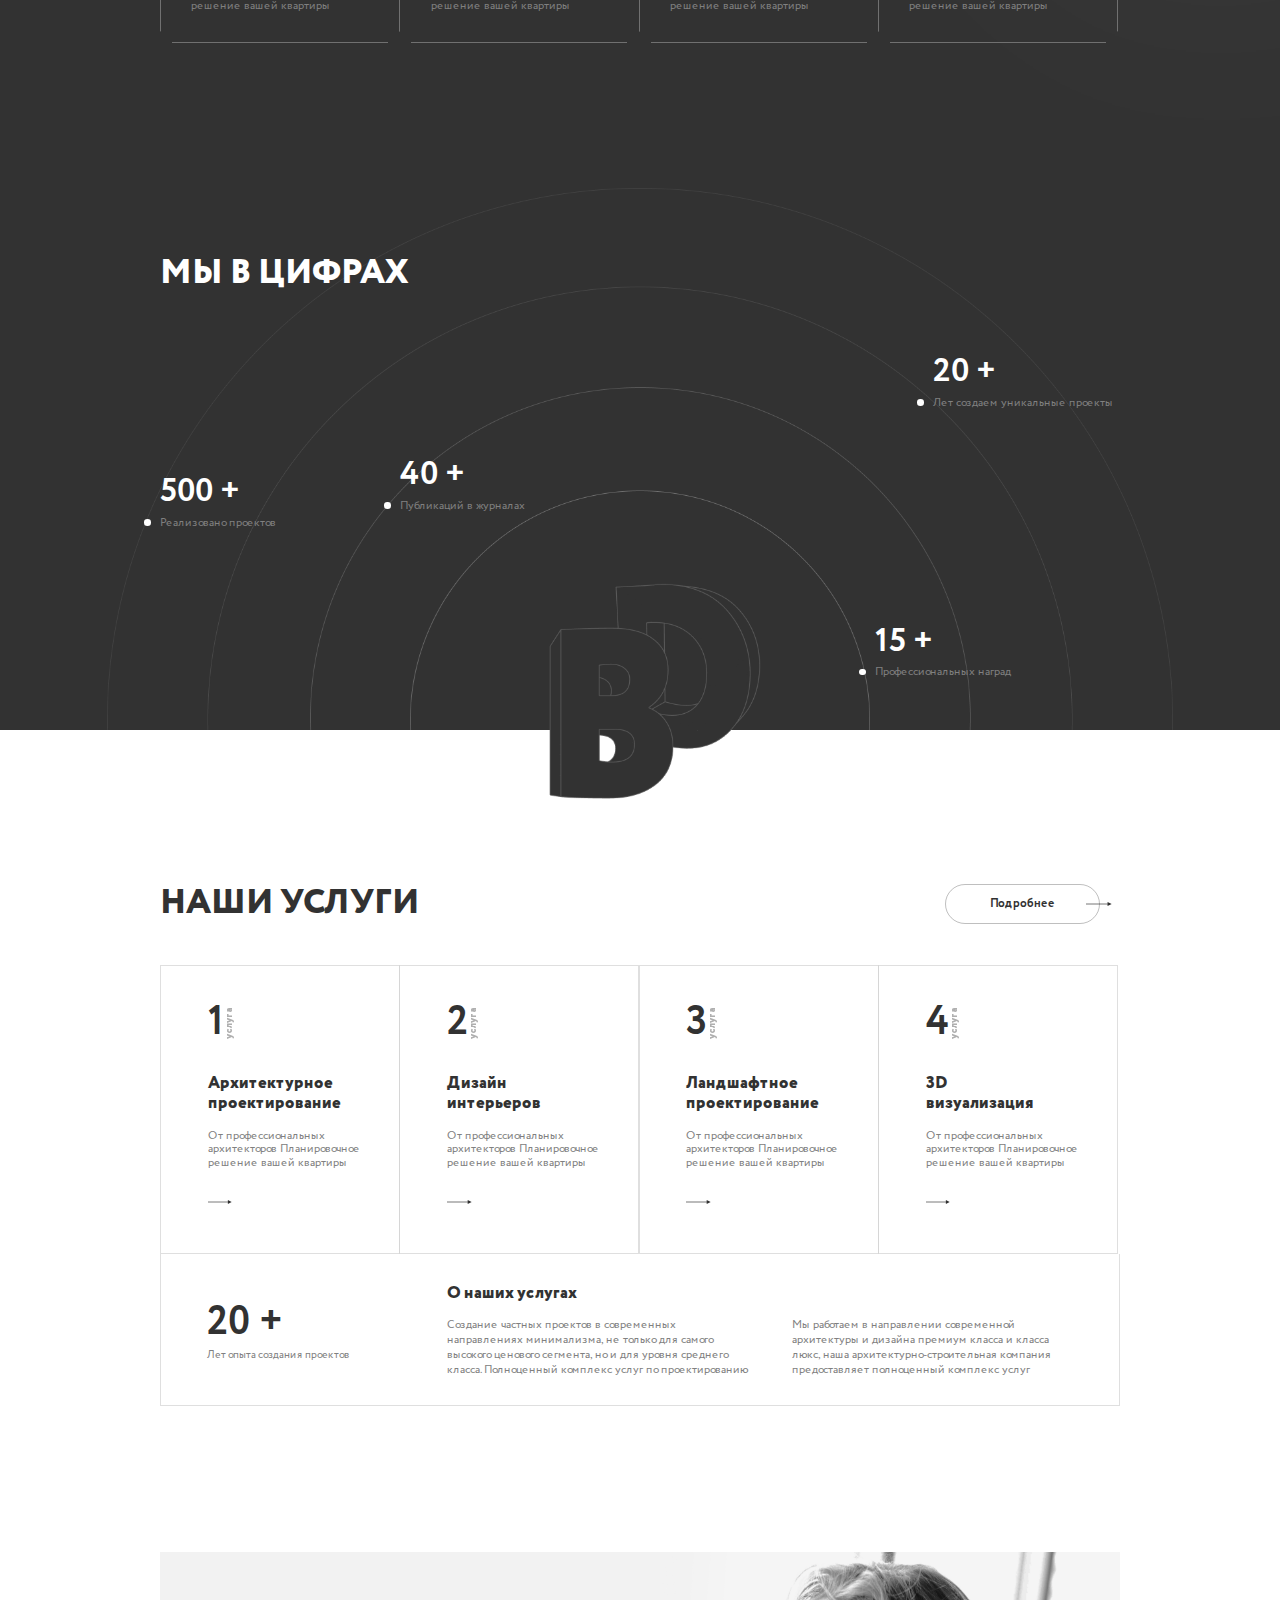
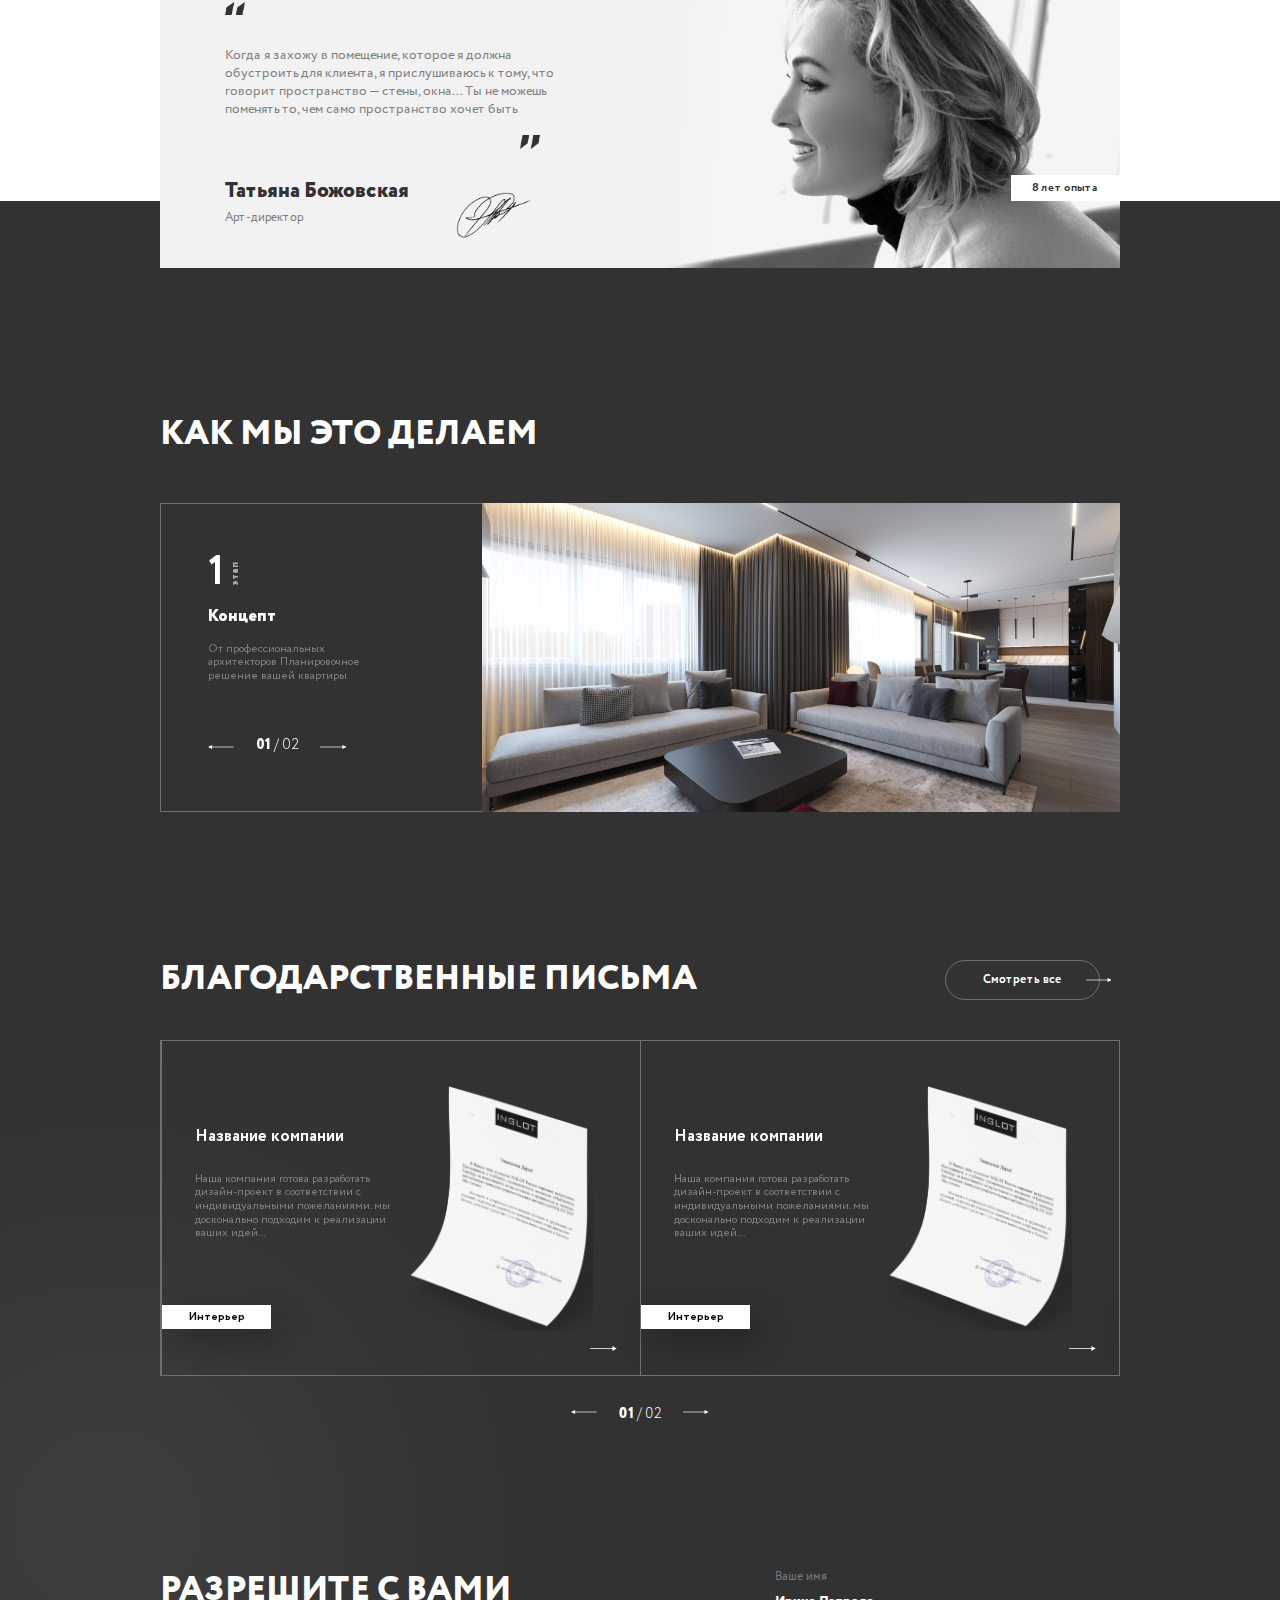
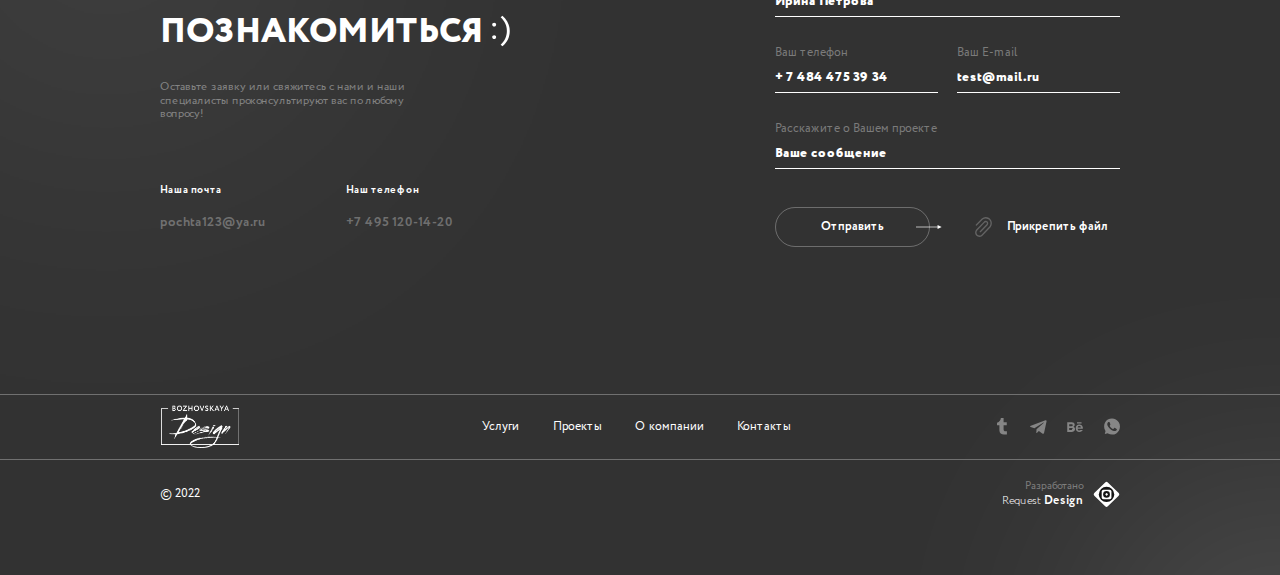
<file: main.html>
<!DOCTYPE html>
<html lang="ru">

<head>
    <meta charset="utf-8">
    <meta name="viewport" content="width=device-width, initial-scale=1.0, shrink-to-fit=no">
    <meta name="description" content="another website">
    <link rel="stylesheet" href="./css/swiper-bundle.min.css">
    <link href="./css/style.css" rel="stylesheet">
    <title>title</title>
</head>

<body class="dark">
    <header class="header">
        <div class="container">
            <div class="header__inner">
                
                <button class="header__btn-mobile mobile">
                    <img src="./img/mobile-btn.svg" alt="">
                </button>

                <a class="header__logo logo" href="">
                    <img src="./img/logo.png" alt="">
                </a>

                <nav class="header__navigation desctop">
                    <ul class="header__nav-list">
                        <li class="header__nav-item">
                            <a href="">Услуги </a>
                        </li>
                        <li class="header__nav-item">
                            <a href=""> Проекты</a>
                        </li>
                        <li class="header__nav-item">
                            <a href="">О компании</a>
                        </li>
                        <li class="header__nav-item">
                            <a href="">Контакты</a>
                        </li>
                    </ul>
                </nav>

                <a class="header__tel" href="tel:+74951201420">+7 495 120-14-20
                    <img class="mobile" src="./img/phone-mob.png" alt="">
                </a>

                <div class="header__menu mobile">
                    <div class="header__top">
                        <button class="header__btn-mobile mobile">
                            <img src="./img/clouse.svg" alt="">
                        </button>

                        <a class="header__logo logo" href="">
                            <img src="./img/logo.png" alt="">
                        </a>

                        <a class="header__tel" href="tel:+74951201420">+7 495 120-14-20
                            <img class="mobile" src="./img/phone-mob.png" alt="">
                        </a>
                    </div>

                    <nav class="header__navigation">
                        <ul class="header__nav-list">
                            <li class="header__nav-item">
                                <a href="">Архитектурное проектирование</a>
                            </li>
                            <li class="header__nav-item">
                                <a href="">Дизайн интерьера</a>
                            </li>
                            <li class="header__nav-item">
                                <a href="">Ландшафтное проектирование</a>
                            </li>
                            <li class="header__nav-item">
                                <a href="">3D визуализация</a>
                            </li>
                            <li class="header__nav-item">
                                <a href="">Проекты</a>
                            </li>
                            <li class="header__nav-item">
                                <a href="">О компании</a>
                            </li>
                            <li class="header__nav-item">
                                <a href="">Контакты</a>
                            </li>
                        </ul>
                    </nav>

                    <a class="header__btn-mob btn" href="">Все услуги
                        <img src="./img/arrow.svg" alt="">
                    </a>

                    <div class="header__contact">
                        <div class="header__contact-item">
                            <div class="header__contact-name">Наша почта</div>
                            <a href="" class="header__contact-value">pochta123@ya.ru</a>
                        </div>
                        <div class="header__contact-item">
                            <div class="header__contact-name">Наш телефон</div>
                            <a href="tel:+74951201420" class="header__contact-value">+7 495 120-14-20</a>
                        </div>
                    </div> 
                    
                    <div class="header__social">
                        <a class="header__social-item" href="">
                            <img src="./img/telegram.svg" alt="">
                        </a>
                        <a class="header__social-item" href="">
                            <img src="./img/telegr-icon.svg" alt="">
                        </a>
                        <a class="header__social-item" href="">
                            <img src="./img/be-icon.svg" alt="">
                        </a>
                        <a class="header__social-item" href="">
                            <img src="./img/viber-icon.svg" alt="">
                        </a>
                    </div>
                </div>
            </div>
        </div>
    </header>

    <main class="main">
        <section class="banner">
            <div class="container">
                <div class="banner__inner">
                    <img class="banner__img-arrow desctop" src="./img/arrow-long.svg" alt="">
                    <div class="banner__slider swiper">
                        <div class="banner__pagination pagination"></div>
                        <div class="banner__slider-wrapper swiper-wrapper">
                            <div class="banner__slide swiper-slide">
                                <div class="banner__left-block">
                                    <div class="banner__left-item-img">
                                        <img src="./img/clock.svg" alt="">
                                    </div>
                                    <div class="banner__left-item-text">
                                        <div class="banner__left-item-title">
                                            Любой сложности
                                        </div>
                                        <div class="banner__left-item-subtitle">
                                            От профессиональных архитекторов
                                            Планировочное решение вашей квартиры
                                        </div>
                                    </div>
                                    <div class="banner__left-item-img">
                                        <img src="./img/dollar.svg" alt="">
                                    </div>
                                </div>
                                <div class="banner__bg-block">
                                    <img class="banner__slide-bg desctop" src="./img/banner-1.png" alt="">
                                    <img class="banner__slide-bg mobile" src="./img/letters-mob.png" alt="">
                                    <div class="banner__title-block">
                                        <div class="banner__title">
                                            Дизайн интерьера
                                        </div>
                                    </div>
                                </div>
                            </div>
                            <div class="banner__slide swiper-slide">
                                <div class="banner__left-block">
                                    <div class="banner__left-item-img">
                                        <img src="./img/clock.svg" alt="">
                                    </div>
                                    <div class="banner__left-item-text">
                                        <div class="banner__left-item-title">
                                            Любой сложности
                                        </div>
                                        <div class="banner__left-item-subtitle">
                                            От профессиональных архитекторов
                                            Планировочное решение вашей квартиры
                                        </div>
                                    </div>
                                    <div class="banner__left-item-img">
                                        <img src="./img/dollar.svg" alt="">
                                    </div>
                                </div>
                                <div class="banner__bg-block">
                                    <img class="banner__slide-bg" src="./img/banner-2.png" alt="">
                                    <div class="banner__title-block">
                                        <div class="banner__title">
                                            архитектурное проектирование
                                        </div>
                                    </div>
                                </div>
                            </div>
                            <div class="banner__slide swiper-slide">
                                <div class="banner__left-block">
                                    <div class="banner__left-item-img">
                                        <img src="./img/clock.svg" alt="">
                                    </div>
                                    <div class="banner__left-item-text">
                                        <div class="banner__left-item-title">
                                            Любой сложности
                                        </div>
                                        <div class="banner__left-item-subtitle">
                                            От профессиональных архитекторов
                                            Планировочное решение вашей квартиры
                                        </div>
                                    </div>
                                    <div class="banner__left-item-img">
                                        <img src="./img/dollar.svg" alt="">
                                    </div>
                                </div>
                                <div class="banner__bg-block">
                                    <img class="banner__slide-bg" src="./img/banner-3.png" alt="">
                                    <div class="banner__title-block">
                                        <div class="banner__title">
                                            ландшафтное проектирование
                                        </div>
                                    </div>
                                </div>
                            </div>
                            <div class="banner__slide swiper-slide">
                                <div class="banner__left-block">
                                    <div class="banner__left-item-img">
                                        <img src="./img/clock.svg" alt="">
                                    </div>
                                    <div class="banner__left-item-text">
                                        <div class="banner__left-item-title">
                                            Любой сложности
                                        </div>
                                        <div class="banner__left-item-subtitle">
                                            От профессиональных архитекторов
                                            Планировочное решение вашей квартиры
                                        </div>
                                    </div>
                                    <div class="banner__left-item-img">
                                        <img src="./img/dollar.svg" alt="">
                                    </div>
                                </div>
                                <div class="banner__bg-block">
                                    <img class="banner__slide-bg" src="./img/banner-4.png" alt="">
                                    <div class="banner__title-block">
                                        <div class="banner__title">
                                            3D визуализация
                                        </div>
                                    </div>
                                </div>
                            </div>
                        </div>
                        <div class="banner__control control">
                            <div class="banner__slider-arrow-prev arrow prev">
                                <img src="./img/arrow-prev.svg" alt="">
                            </div>
                            <div class="banner__slider-arrow-next arrow next">
                                <img src="./img/arrow.svg" alt="">
                            </div>
                        </div>
                    </div>
                </div>
            </div>
        </section>

        <section class="projects">
            <div class="container">
                <div class="projects__inner">
                    <div class="projects__title-wrap">
                        <div class="projects__title">наши проекты</div>
                        <a class="projects__btn btn" href="">В каталог
                            <img src="./img/arrow.svg" alt="">
                        </a>
                    </div>

                    <div class="projects__slider swiper">
                        <div class="projects__slider-wrapper swiper-wrapper">
                            <div class="projects__slide swiper-slide">
                                <div class="projects__slide-sticker">Интерьер</div>
                                <div class="projects__slide-content">
                                    <div class="projects__slide-img">
                                        <img src="./img/project.png" alt="">
                                    </div>
                                    <div class="projects__slide-bottom">
                                        <div class="projects__slide-title">Название проекта
                                        </div>
                                        <a class="projects__slide-link" href="">
                                            <img src="./img/arrow.svg" alt="">
                                        </a>
                                    </div>
                                </div>
                            </div>
                            <div class="projects__slide swiper-slide">
                                <div class="projects__slide-sticker">Архитектура</div>
                                <div class="projects__slide-content">
                                    <div class="projects__slide-img">
                                        <img src="./img/project2.png" alt="">
                                    </div>
                                    <div class="projects__slide-bottom">
                                        <div class="projects__slide-title">Название проекта
                                        </div>
                                        <a class="projects__slide-link" href="">
                                            <img src="./img/arrow.svg" alt="">
                                        </a>
                                    </div>
                                </div>
                            </div>
                            <div class="projects__slide swiper-slide">
                                <div class="projects__slide-sticker">Интерьер</div>
                                <div class="projects__slide-content">
                                    <div class="projects__slide-img">
                                        <img src="./img/project.png" alt="">
                                    </div>
                                    <div class="projects__slide-bottom">
                                        <div class="projects__slide-title">Название проекта
                                        </div>
                                        <a class="projects__slide-link" href="">
                                            <img src="./img/arrow.svg" alt="">
                                        </a>
                                    </div>
                                </div>
                            </div>
                            <div class="projects__slide swiper-slide">
                                <div class="projects__slide-sticker">Архитектура</div>
                                <div class="projects__slide-content">
                                    <div class="projects__slide-img">
                                        <img src="./img/project2.png" alt="">
                                    </div>
                                    <div class="projects__slide-bottom">
                                        <div class="projects__slide-title">Название проекта
                                        </div>
                                        <a class="projects__slide-link" href="">
                                            <img src="./img/arrow.svg" alt="">
                                        </a>
                                    </div>
                                </div>
                            </div>
                        </div>
                    </div>

                    <div class="projects__control control">
                        <div class="projects__slider-arrow-prev arrow prev">
                            <img src="./img/arrow-prev.svg" alt="">
                        </div>
                        <div class="projects__pagination pagination"></div>
                        <div class="projects__slider-arrow-next arrow next">
                            <img src="./img/arrow.svg" alt="">
                        </div>
                    </div>
                </div>
            </div>
        </section>

        <section class="whom">
            <div class="container">
                <div class="whom__inner">
                    <div class="whom__title-wrap title-wrap">
                        <div class="whom__title title">Для кого?</div>
                        <div class="whom__subtitle subtitle">Мы проектируем архитектуру зданий,
                            интерьеров и благоустройства</div>
                    </div>

                    <div class="whom__content">
                        <div class="whom__box">
                            <div class="whom__box-img-hover">
                                <img src="./img/whom-hover.png" alt="">
                            </div>
                            <div class="whom__box-inner">
                                <div class="whom__img-letter">
                                    <img class="start" src="./img/letter-start1.png" alt="">
                                    <img class="hover" src="./img/letter-hover1.png" alt="">
                                </div>
                                <div class="whom__box-title">HORECA</div>
                                <div class="whom__box-subtitle">От профессиональных
                                    архитекторов Планировочное
                                    решение вашей квартиры
                                </div>
                            </div>
                        </div>
                        <div class="whom__box">
                            <div class="whom__box-img-hover">
                                <img src="./img/whom-hover.png" alt="">
                            </div>
                            <div class="whom__box-inner">
                                <div class="whom__img-letter">
                                    <img class="start" src="./img/letter-start2.png" alt="">
                                    <img class="hover" src="./img/letter-hover2.png" alt="">
                                </div>
                                <div class="whom__box-title">PRIVATE</div>
                                <div class="whom__box-subtitle">От профессиональных
                                    архитекторов Планировочное
                                    решение вашей квартиры
                                </div>
                            </div>
                        </div>
                        <div class="whom__box">
                            <div class="whom__box-img-hover">
                                <img src="./img/whom-hover.png" alt="">
                            </div>
                            <div class="whom__box-inner">
                                <div class="whom__img-letter">
                                    <img class="start" src="./img/letter-start3.png" alt="">
                                    <img class="hover" src="./img/letter-hover3.png" alt="">
                                </div>
                                <div class="whom__box-title">RETAIL</div>
                                <div class="whom__box-subtitle">От профессиональных
                                    архитекторов Планировочное
                                    решение вашей квартиры
                                </div>
                            </div>
                        </div>
                        <div class="whom__box">
                            <div class="whom__box-img-hover">
                                <img src="./img/whom-hover.png" alt="">
                            </div>
                            <div class="whom__box-inner">
                                <div class="whom__img-letter">
                                    <img class="start" src="./img/letter-start4.png" alt="">
                                    <img class="hover" src="./img/letter-hover4.png" alt="">
                                </div>
                                <div class="whom__box-title">DEVELOPMENT</div>
                                <div class="whom__box-subtitle">От профессиональных
                                    архитекторов Планировочное
                                    решение вашей квартиры
                                </div>
                            </div>
                        </div>
                    </div>
                </div>
            </div>
        </section>

        <section class="numbers">
            <img class="numbers__bg desctop" src="./img/numbers-bg.png" alt="">
            <img class="numbers__bg mobile" src="./img/numbers-bg-mob.png" alt="">
            <img class="numbers__bg-letters" src="./img/numbers-bg-letters.png" alt="">
            <div class="container">
                <div class="numbers__inner">
                    <div class="numbers__title title">мы в цифрах</div>
                    <div class="numbers__content">
                        <div class="numbers__item">
                            <div class="numbers__value">20 +</div>
                            <div class="numbers__description">Лет создаем уникальные проекты</div>
                        </div>
                        <div class="numbers__item">
                            <div class="numbers__value">500 +</div>
                            <div class="numbers__description">Реализовано проектов</div>
                        </div>
                        <div class="numbers__item">
                            <div class="numbers__value">40 +</div>
                            <div class="numbers__description">Публикаций в журналах</div>
                        </div>
                        <div class="numbers__item">
                            <div class="numbers__value">15 +</div>
                            <div class="numbers__description">Профессиональных наград</div>
                        </div>
                    </div>
                </div>
            </div>
        </section>

        <section class="services">
            <div class="container">
                <div class="services__inner">
                    <div class="services__title-wrap title-wrap">
                        <div class="services__title title title--black">наши услуги</div>
                        <a class="services__btn btn btn--black" href="">Подробнее
                            <img src="./img/arrow-black.svg" alt="">
                        </a>
                    </div>
                    <div class="services__content">
                        <div class="services__content-top">
                            <div class="services__box">
                                <div class="services__box-inner">
                                    <div class="services__box-info">
                                        <div class="services__box-number">1</div>
                                        <div class="services__box-name">услуга</div>
                                    </div>
                                    <div class="services__box-title">Архитектурное
                                        проектирование</div>
                                    <div class="services__box-subtitle">От профессиональных архитекторов
                                        Планировочное решение вашей квартиры
                                    </div>
                                    <a class="services__box-link" href="">
                                        <img class="start" src="./img/arrow-black.svg" alt="">
                                        <img class="hover" src="./img/arrow.svg" alt="">
                                    </a>
                                </div>
                            </div>
                            <div class="services__box">
                                <div class="services__box-inner">
                                    <div class="services__box-info">
                                        <div class="services__box-number">2</div>
                                        <div class="services__box-name">услуга</div>
                                    </div>
                                    <div class="services__box-title">Дизайн
                                        интерьеров</div>
                                    <div class="services__box-subtitle">От профессиональных архитекторов
                                        Планировочное решение вашей квартиры</div>
                                    <a class="services__box-link" href="">
                                        <img class="start" src="./img/arrow-black.svg" alt="">
                                        <img class="hover" src="./img/arrow.svg" alt="">
                                    </a>
                                </div>
                            </div>
                            <div class="services__box">
                                <div class="services__box-inner">
                                    <div class="services__box-info">
                                        <div class="services__box-number">3</div>
                                        <div class="services__box-name">услуга</div>
                                    </div>
                                    <div class="services__box-title">Ландшафтное
                                        проектирование</div>
                                    <div class="services__box-subtitle">От профессиональных архитекторов
                                        Планировочное решение вашей квартиры</div>
                                    <a class="services__box-link" href="">
                                        <img class="start" src="./img/arrow-black.svg" alt="">
                                        <img class="hover" src="./img/arrow.svg" alt="">
                                    </a>
                                </div>
                            </div>
                            <div class="services__box">
                                <div class="services__box-inner">
                                    <div class="services__box-info">
                                        <div class="services__box-number">4</div>
                                        <div class="services__box-name">услуга</div>
                                    </div>
                                    <div class="services__box-title">3D
                                        визуализация</div>
                                    <div class="services__box-subtitle">От профессиональных архитекторов
                                        Планировочное решение вашей квартиры</div>
                                    <a class="services__box-link" href="">
                                        <img class="start" src="./img/arrow-black.svg" alt="">
                                        <img class="hover" src="./img/arrow.svg" alt="">
                                    </a>
                                </div>
                            </div>

                        </div>
                        <div class="services__content-bottom">
                            <div class="services__bottom-numbers-wrap">
                                <div class="services__bottom-number">20 +</div>
                                <div class="services__bottom-number-subtitle">Лет опыта создания проектов</div>
                            </div>
                            <div class="services__bottom-content">
                                <div class="services__bottom-title">О наших услугах</div>
                                <div class="services__bottom-text">
                                    <p>Создание частных проектов в современных
                                        направлениях минимализма, не только для
                                        самого высокого ценового сегмента, но и
                                        для уровня среднего класса. Полноценный комплекс
                                        услуг по проектированию
                                    </p>
                                    <p>Мы работаем в направлении современной архитектуры и дизайна премиум класса
                                        и класса люкс, наша архитектурно-строительная компания предоставляет
                                        полноценный комплекс услуг
                                    </p>
                                </div>
                            </div>
                        </div>
                    </div>
                </div>
            </div>
        </section>

        <section class="article">
            <div class="container">
                <div class="article__inner">
                    <div class="article__sticker">
                        8 лет опыта
                    </div>
                    <div class="article__content">
                        <div class="article__text">
                            <img class="article__quotes" src="./img/quotes.png" alt="">
                            <img class="article__quotes" src="./img/quotes.png" alt="">
                            <p>
                                Когда я захожу в помещение, которое я
                                должна обустроить для клиента, я прислушиваюсь к тому,
                                что говорит пространство — стены, окна...
                                Ты не можешь поменять то, чем само пространство хочет быть
                            </p>
                        </div>
                        <div class="article__author-info">
                            <div class="article__author-wrap">
                                <div class="article__author">Татьяна Божовская</div>
                                <div class="article__position">Арт-директор</div>
                            </div>
                            <div class="article__author-signature">
                                <img src="./img/signature.png" alt="">
                            </div>
                        </div>
                    </div>
                    <div class="article__photo">
                        <img class="desctop" src="./img/photo.png" alt="">
                        <img class="mobile" src="./img/photo-mob.png" alt="">
                    </div>
                </div>
            </div>

        </section>

        <section class="process">
            <div class="container">
                <div class="process__inner">
                    <div class="process__title title">как мы это делаем</div>
                    <div class="process__slider swiper">
                        <div class="process__slider-wrapper swiper-wrapper">
                            <div class="process__slide swiper-slide">
                                <div class="process__slide-text">
                                    <div class="process__box-info">
                                        <div class="process__box-number">1</div>
                                        <div class="process__box-name">этап</div>
                                    </div>
                                    <div class="process__box-title">Концепт</div>
                                    <div class="process__box-subtitle">От профессиональных архитекторов
                                        Планировочное решение вашей квартиры
                                    </div>

                                    <div class="process__control control">
                                        <div class="process__slider-arrow-prev arrow prev">
                                            <img src="./img/arrow-prev.svg" alt="">
                                        </div>
                                        <div class="process__pagination pagination"></div>
                                        <div class="process__slider-arrow-next arrow next">
                                            <img src="./img/arrow.svg" alt="">
                                        </div>
                                    </div>
                                </div>
                                <div class="process__slide-photo">
                                    <img src="./img/process-photo.png" alt="">
                                </div>
                            </div>
                            <div class="process__slide swiper-slide">
                                <div class="process__slide-text">
                                    <div class="process__box-info">
                                        <div class="process__box-number">2</div>
                                        <div class="process__box-name">этап</div>
                                    </div>
                                    <div class="process__box-title">Концепт</div>
                                    <div class="process__box-subtitle">От профессиональных архитекторов
                                        Планировочное решение вашей квартиры
                                    </div>

                                    <div class="process__control control">
                                        <div class="process__slider-arrow-prev arrow prev">
                                            <img src="./img/arrow-prev.svg" alt="">
                                        </div>
                                        <div class="process__pagination pagination"></div>
                                        <div class="process__slider-arrow-next arrow next">
                                            <img src="./img/arrow.svg" alt="">
                                        </div>
                                    </div>

                                </div>
                                <div class="process__slide-photo">
                                    <img src="./img/process-photo.png" alt="">
                                </div>
                            </div>
                        </div>
                    </div>
                </div>
            </div>
        </section>

        <section class="reviews">
            <div class="container">
                <div class="reviews__inner">
                    <div class="reviews__title-wrap title-wrap">
                        <div class="reviews__title title">Благодарственные письма</div>
                        <a class="reviews__btn btn" href="">Смотреть все
                            <img src="./img/arrow.svg" alt="">
                        </a>
                    </div>
                    <div class="reviews__slider swiper">
                        <div class="reviews__slider-wrapper swiper-wrapper">
                            <div class="reviews__slide swiper-slide">
                                <div class="reviews__sticker">Интерьер</div>
                                <a class="reviews__box-link" href="">
                                    <img src="./img/arrow.svg" alt="">
                                </a>
                                <div class="reviews__content">
                                    <div class="reviews__slide-title">Название компании</div>
                                    <div class="reviews__slide-subtitle">Наша компания готова разработать
                                        дизайн-проект в соответствии с индивидуальными пожеланиями.
                                        мы досконально подходим к реализации ваших идей...
                                    </div>
                                </div>
                                <div class="reviews__photo-block">
                                    <img src="./img/rew.png" alt="">
                                </div>
                            </div>
                            <div class="reviews__slide swiper-slide">
                                <div class="reviews__sticker">Интерьер</div>
                                <a class="reviews__box-link" href="">
                                    <img src="./img/arrow.svg" alt="">
                                </a>
                                <div class="reviews__content">
                                    <div class="reviews__slide-title">Название компании</div>
                                    <div class="reviews__slide-subtitle">Наша компания готова разработать
                                        дизайн-проект в соответствии с индивидуальными пожеланиями.
                                        мы досконально подходим к реализации ваших идей...
                                    </div>
                                </div>
                                <div class="reviews__photo-block">
                                    <img src="./img/rew.png" alt="">
                                </div>
                            </div>
                            <div class="reviews__slide swiper-slide">
                                <div class="reviews__sticker">Интерьер</div>
                                <a class="reviews__box-link" href="">
                                    <img src="./img/arrow.svg" alt="">
                                </a>
                                <div class="reviews__content">
                                    <div class="reviews__slide-title">Название компании</div>
                                    <div class="reviews__slide-subtitle">Наша компания готова разработать
                                        дизайн-проект в соответствии с индивидуальными пожеланиями.
                                        мы досконально подходим к реализации ваших идей...
                                    </div>
                                </div>
                                <div class="reviews__photo-block">
                                    <img src="./img/rew.png" alt="">
                                </div>
                            </div>
                        </div>
                    </div>
                    <div class="reviews__control control">
                        <div class="reviews__slider-arrow-prev arrow prev">
                            <img src="./img/arrow-prev.svg" alt="">
                        </div>
                        <div class="reviews__pagination pagination"></div>
                        <div class="reviews__slider-arrow-next arrow next">
                            <img src="./img/arrow.svg" alt="">
                        </div>
                    </div>
                </div>
            </div>
        </section>

        <section class="feedback">
            <div class="container">
                <div class="feedback__inner">
                    <div class="feedback__content">
                        <div class="feedback__title">Разрешите с вами
                            <span>познакомиться
                                <div class="feedback__title-smile">
                                    <img src="./img/smile.svg" alt="">
                                </div>
                            </span>
                        </div>
                        <div class="feedback__subtitle">Оставьте заявку или свяжитесь с нами и
                            наши специалисты проконсультируют вас по любому вопросу!</div>
                        <div class="feedback__contact desctop">
                            <div class="feedback__contact-item">
                                <div class="feedback__contact-name">Наша почта</div>
                                <a href="" class="feedback__contact-value">pochta123@ya.ru</a>
                            </div>
                            <div class="feedback__contact-item">
                                <div class="feedback__contact-name">Наш телефон</div>
                                <a href="tel:+74951201420" class="feedback__contact-value">+7 495 120-14-20</a>
                            </div>
                        </div>
                    </div>
                    <form class="feedback__form" action="">
                        <div class="feedback__inputs">
                            <label class="feedback__form-label" for="">
                                <div class="feedback__input-name">Ваше имя</div>
                                <input class="feedback__form-input" type="text" placeholder="Ирина Петрова">
                            </label>
                            <label class="feedback__form-label" for="">
                                <div class="feedback__input-name">Ваш телефон</div>
                                <input class="feedback__form-input" type="text" placeholder="+ 7 484 475 39 34">
                            </label>
                            <label class="feedback__form-label" for="">
                                <div class="feedback__input-name">Ваш E-mail</div>
                                <input class="feedback__form-input" type="text" placeholder="test@mail.ru">
                            </label>
                            <label class="feedback__form-label" for="">
                                <div class="feedback__input-name">Расскажите о Вашем проекте</div>
                                <input class="feedback__form-input" type="text" placeholder="Ваше сообщение">
                            </label>
                        </div>
                        <div class="feedback__form-bottom">
                            <a class="feedback__btn btn" href="">Отправить
                                <img src="./img/arrow.svg" alt="">
                            </a>
                            <a href="" class="feedback__form-attach">
                                <img src="./img/attach.svg" alt="">
                                Прикрепить файл
                            </a>
                        </div>
                    </form>

                    <div class="feedback__contact mobile">
                        <div class="feedback__contact-item">
                            <div class="feedback__contact-name">Наша почта</div>
                            <a href="" class="feedback__contact-value">pochta123@ya.ru</a>
                        </div>
                        <div class="feedback__contact-item">
                            <div class="feedback__contact-name">Наш телефон</div>
                            <a href="tel:+74951201420" class="feedback__contact-value">+7 495 120-14-20</a>
                        </div>
                    </div>  

                </div>
            </div>
        </section>
    </main>


    <footer class="footer">
        <div class="container">
            <div class="footer__inner">
                <div class="footer__top">
                    <a class="footer__logo logo" href="">
                        <img src="./img/logo.png" alt="">
                    </a>

                    <ul class="footer__nav-list">
                        <li class="footer__nav-item">
                            <a href="">Услуги </a>
                        </li>
                        <li class="footer__nav-item">
                            <a href=""> Проекты</a>
                        </li>
                        <li class="footer__nav-item">
                            <a href="">О компании</a>
                        </li>
                        <li class="footer__nav-item">
                            <a href="">Контакты</a>
                        </li>
                    </ul>

                    <div class="footer__social">
                        <a class="footer__social-item" href="">
                            <img src="./img/telegram.svg" alt="">
                        </a>
                        <a class="footer__social-item" href="">
                            <img src="./img/telegr-icon.svg" alt="">
                        </a>
                        <a class="footer__social-item" href="">
                            <img src="./img/be-icon.svg" alt="">
                        </a>
                        <a class="footer__social-item" href="">
                            <img src="./img/viber-icon.svg" alt="">
                        </a>
                    </div>
                </div>

                <div class="footer__bottom">
                    <div class="footer__small">
                        © 2022
                    </div>

                    <div class="footer__dev">
                        <div class="footer__dev-name">
                            <div class="footer__dev-name-key">Разработано</div>
                            <div class="footer__dev-name-value">Request<span> Design</span></div>
                        </div>
                        <a class="footer__dev-logo" href="">
                            <img src="./img/logo-request.svg" alt="">
                        </a>
                    </div>
                </div>
            </div>
        </div>
    </footer>




    <script src="./js/swiper-bundle.min.js"></script>
    <script src="./js/jquery-3.5.1.min.js"></script>
    <script src="./js/main.js"></script>
</body>
</html>
</file>
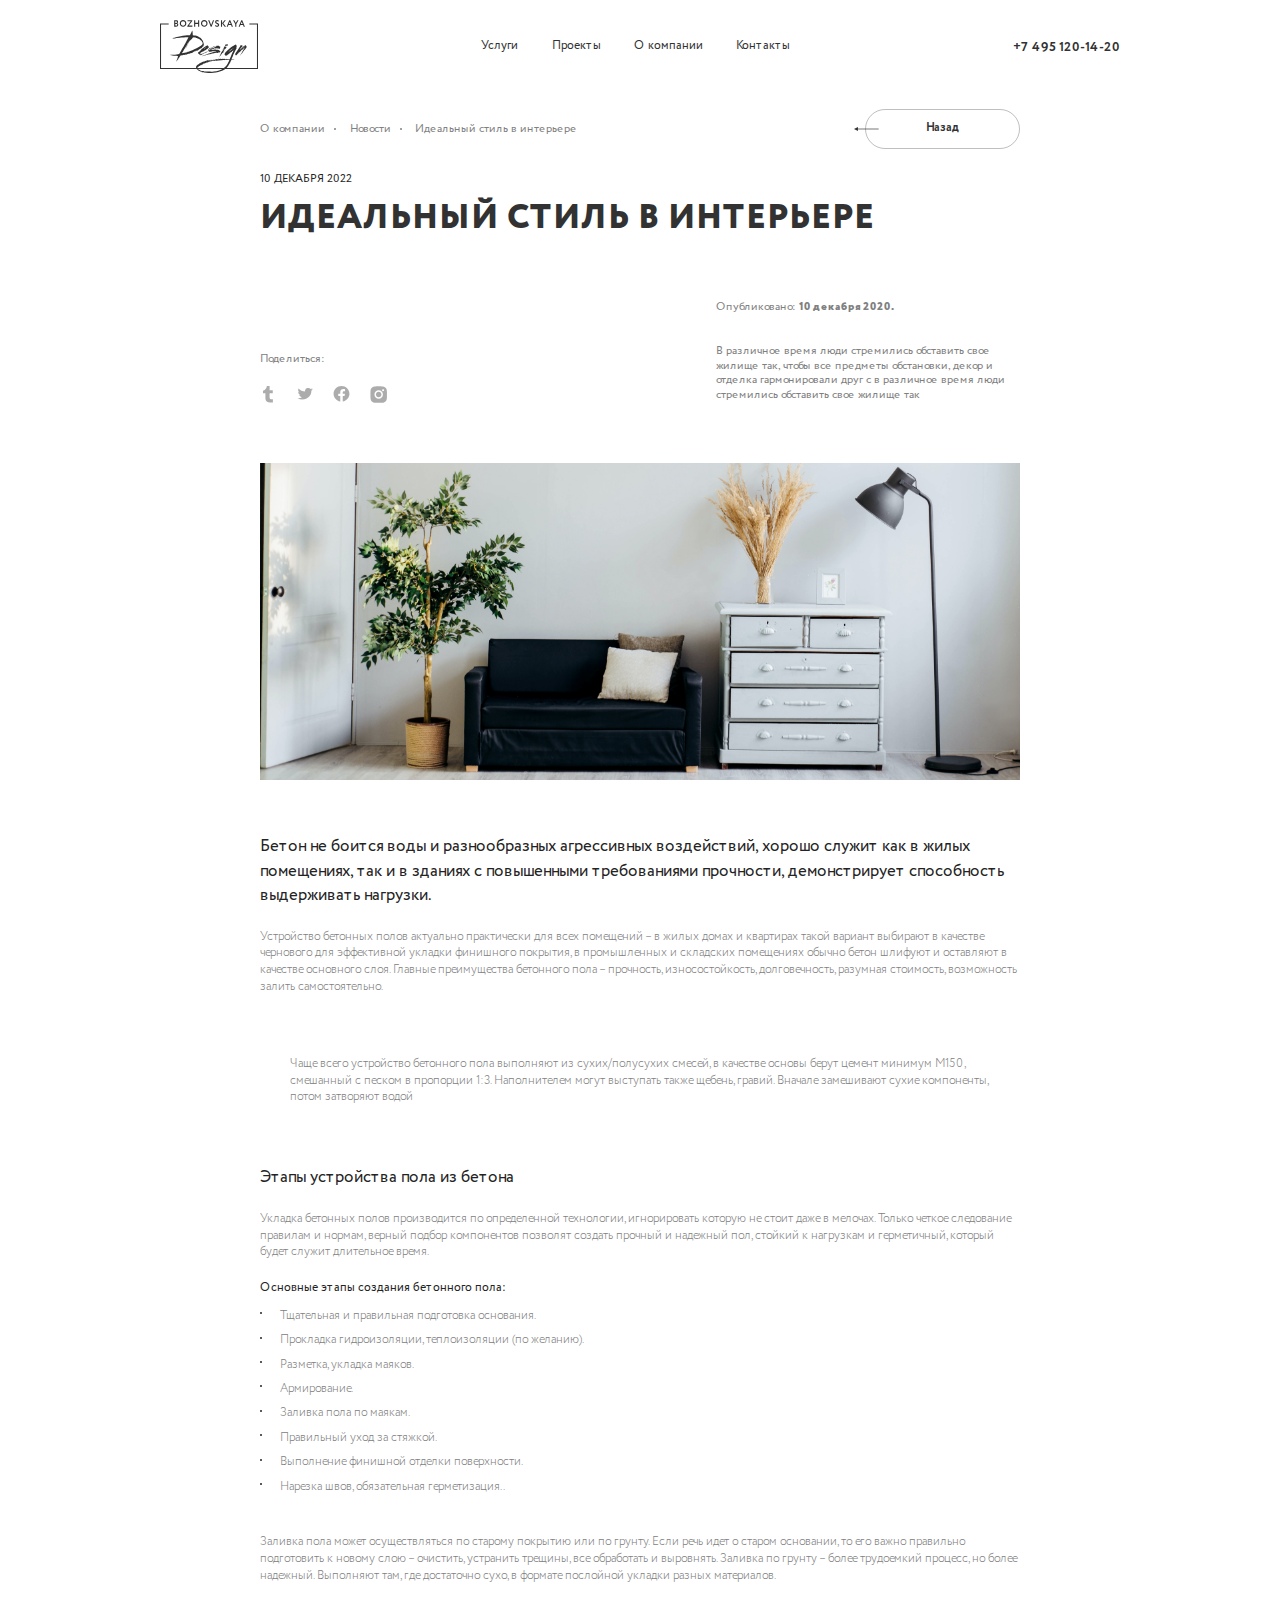
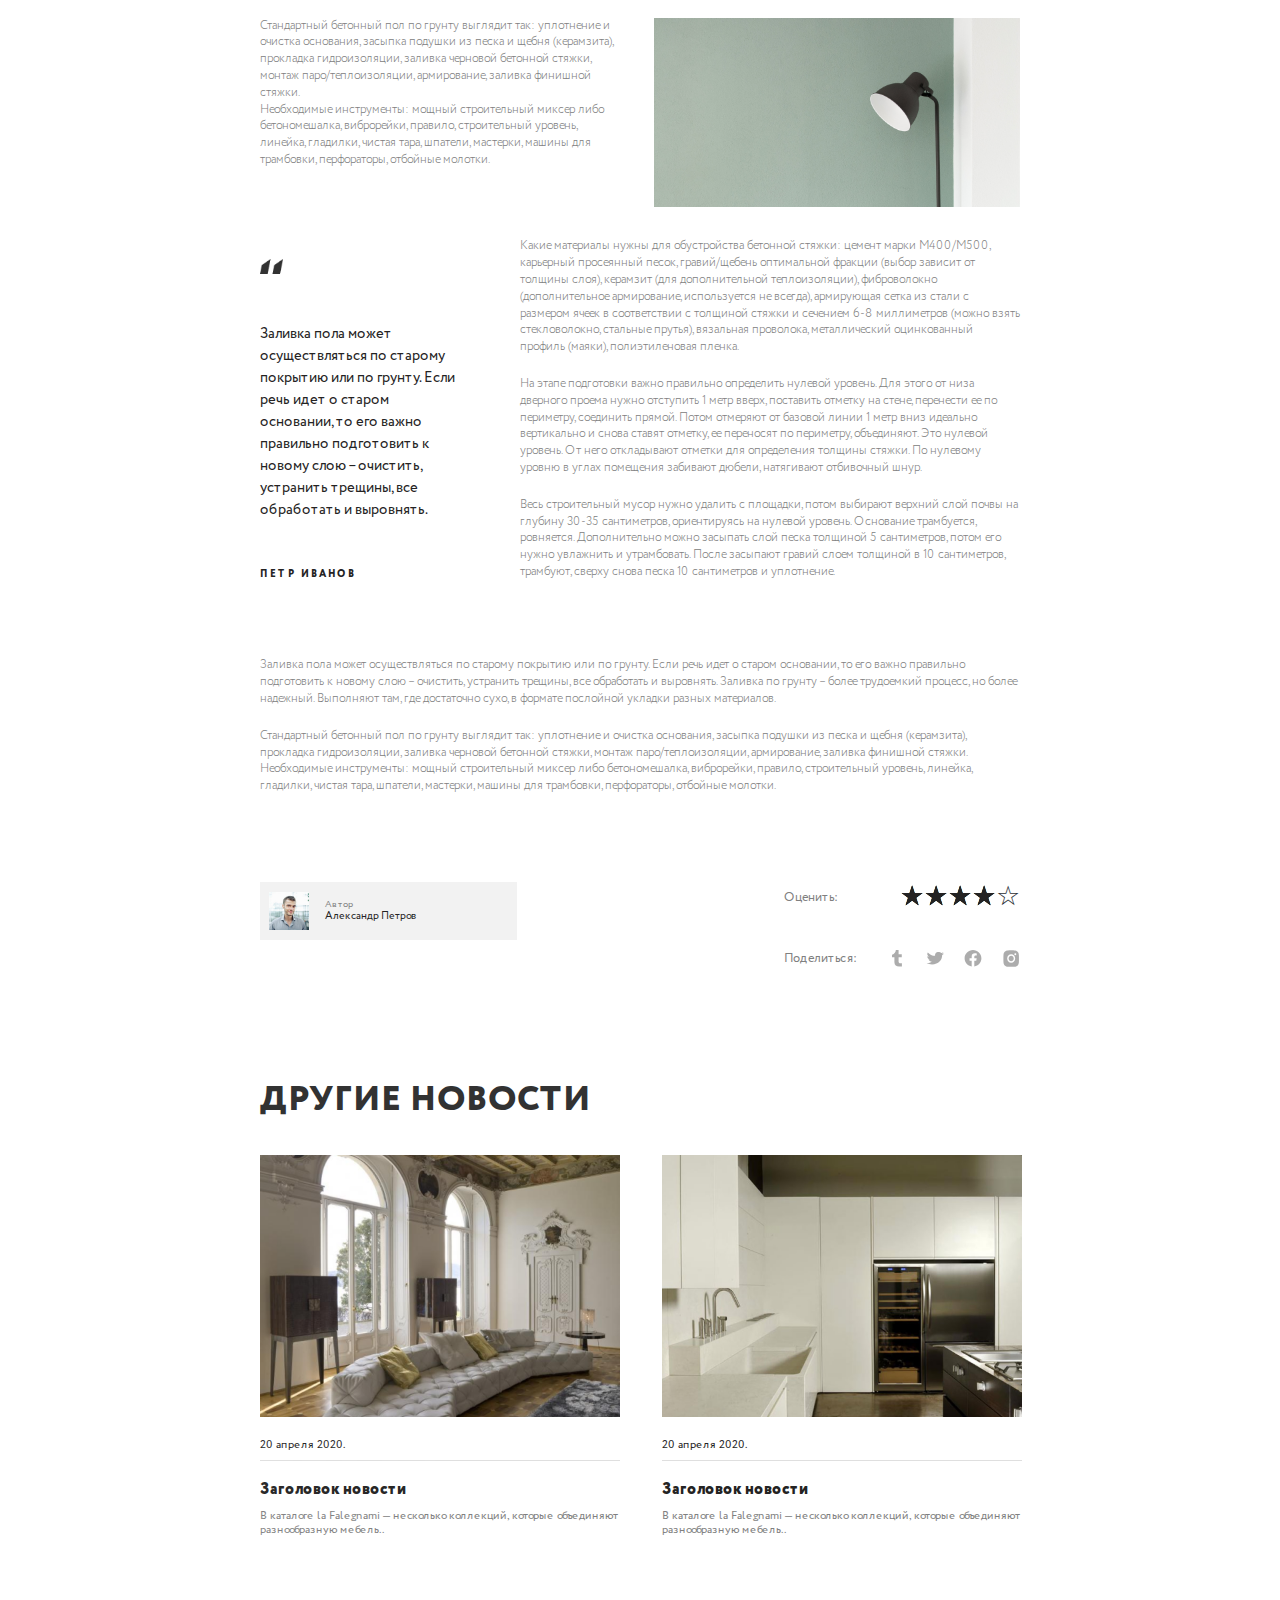
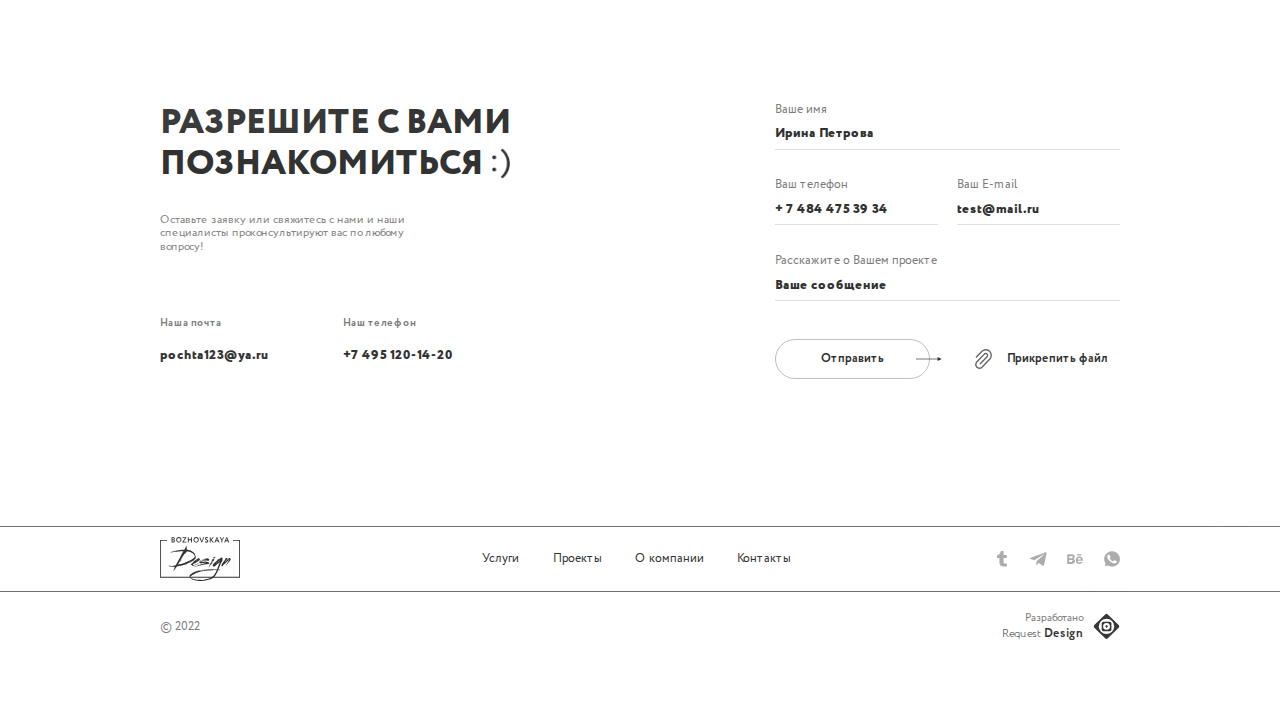
<file: news.html>
<!DOCTYPE html>
<html lang="ru">

<head>
    <meta charset="utf-8">
    <meta name="viewport" content="width=device-width, initial-scale=1.0, shrink-to-fit=no">
    <meta name="description" content="another website">
    <link rel="stylesheet" href="./css/swiper-bundle.min.css">
    <link href="./css/style.css" rel="stylesheet">
    <title>title</title>
</head>

<body>
    <header class="header header--dark">
        <div class="container">
            <div class="header__inner">

                <button class="header__btn-mobile mobile">
                    <img src="./img/burger-dark.svg" alt="">
                </button>

                <a class="header__logo logo" href="">
                    <img src="./img/logo-dark.svg" alt="">
                </a>

                <nav class="header__navigation desctop">
                    <ul class="header__nav-list">
                        <li class="header__nav-item">
                            <a href="">Услуги </a>
                        </li>
                        <li class="header__nav-item">
                            <a href=""> Проекты</a>
                        </li>
                        <li class="header__nav-item">
                            <a href="">О компании</a>
                        </li>
                        <li class="header__nav-item">
                            <a href="">Контакты</a>
                        </li>
                    </ul>
                </nav>

                <a class="header__tel" href="tel:+74951201420">+7 495 120-14-20
                    <img class="mobile" src="./img/phone-mob-black.svg" alt="">
                </a>

                <div class="header__menu mobile on-white-page">
                    <div class="header__top">
                        <button class="header__btn-mobile mobile">
                            <img src="./img/clouse.svg" alt="">
                        </button>

                        <a class="header__logo logo" href="">
                            <img src="./img/logo.png" alt="">
                        </a>

                        <a class="header__tel" href="tel:+74951201420">+7 495 120-14-20
                            <img class="mobile" src="./img/phone-mob.png" alt="">
                        </a>
                    </div>

                    <nav class="header__navigation">
                        <ul class="header__nav-list">
                            <li class="header__nav-item">
                                <a href="">Архитектурное проектирование</a>
                            </li>
                            <li class="header__nav-item">
                                <a href="">Дизайн интерьера</a>
                            </li>
                            <li class="header__nav-item">
                                <a href="">Ландшафтное проектирование</a>
                            </li>
                            <li class="header__nav-item">
                                <a href="">3D визуализация</a>
                            </li>
                            <li class="header__nav-item">
                                <a href="">Проекты</a>
                            </li>
                            <li class="header__nav-item">
                                <a href="">О компании</a>
                            </li>
                            <li class="header__nav-item">
                                <a href="">Контакты</a>
                            </li>
                        </ul>
                    </nav>

                    <a class="header__btn-mob btn" href="">Все услуги
                        <img src="./img/arrow.svg" alt="">
                    </a>

                    <div class="header__contact">
                        <div class="header__contact-item">
                            <div class="header__contact-name">Наша почта</div>
                            <a href="" class="header__contact-value">pochta123@ya.ru</a>
                        </div>
                        <div class="header__contact-item">
                            <div class="header__contact-name">Наш телефон</div>
                            <a href="tel:+74951201420" class="header__contact-value">+7 495 120-14-20</a>
                        </div>
                    </div> 
                    
                    <div class="header__social">
                        <a class="header__social-item" href="">
                            <img src="./img/telegram.svg" alt="">
                        </a>
                        <a class="header__social-item" href="">
                            <img src="./img/telegr-icon.svg" alt="">
                        </a>
                        <a class="header__social-item" href="">
                            <img src="./img/be-icon.svg" alt="">
                        </a>
                        <a class="header__social-item" href="">
                            <img src="./img/viber-icon.svg" alt="">
                        </a>
                    </div>
                </div>
            </div>
        </div>
    </header>

    <main class="main">

        <section class="news-banner">
            <div class="container">
                <div class="news-banner__inner">
                    <div class="news-banner__top">
                        <div class="news-banner__breadcrumbs">
                            <a href="" class="news-banner__breadcrumbs-item">О компании</a>
                            <a href="" class="news-banner__breadcrumbs-item">Новости</a>
                            <a href="" class="news-banner__breadcrumbs-item">Идеальный стиль в интерьере</a>
                        </div>
                        <a class="news-banner__btn btn btn--black back" href="">Назад
                            <img src="./img/arrow-black-prev.svg" alt="">
                        </a>
                    </div>
                    <div class="news-banner__content">
                        <div class="news-banner__title-wrap">
                            <div class="news-banner__date">10 ДЕКАБРЯ 2022</div>
                            <div class="news-banner__title title title--black">Идеальный стиль 
                                в&nbsp;интерьере 
                            </div>
                        </div>
                        <div class="news-banner__about-block">
                            <div class="news-banner__social-wrap">
                                <div class="news-banner__subscribe">Поделиться:</div>
                                <div class="news-banner__social">
                                    <a class="news-banner__social-item" href="">
                                        <img src="./img/icon-dark1.svg" alt="">
                                    </a>
                                    <a class="news-banner__social-item" href="">
                                        <img src="./img/icon-dark2.svg" alt="">
                                    </a>
                                    <a class="news-banner__social-item" href="">
                                        <img src="./img/icon-dark3.svg" alt="">
                                    </a>
                                    <a class="news-banner__social-item" href="">
                                        <img src="./img/icon-dark4.svg" alt="">
                                    </a>
                                </div>
                            </div>
                            <div class="news-banner__description">
                                <div class="news-banner__data-news">Опубликовано: <span>10 декабря 2020.</span></div>
                                <div class="news-banner__descrioption-text">В различное время люди стремились обставить 
                                    свое жилище так, чтобы все предметы обстановки, декор и отделка гармонировали 
                                    друг с в различное время люди стремились обставить свое жилище так
                                </div>
                            </div>
                        </div>
                        <div class="news-banner__photo-block desctop">
                            <img src="./img/news-banner.png" alt="">
                        </div>
                    </div>
                </div>
            </div>
            <div class="news-banner__photo-block mobile">
                <img src="./img/news-banner-mob.png" alt="">
            </div>
        </section>

        <section class="news">
            <div class="container">
                <div class="news__content">
                    <div class="news__title">Бетон не боится воды и разнообразных 
                        агрессивных воздействий, хорошо служит как в жилых помещениях, 
                        так и в зданиях с повышенными требованиями прочности, демонстрирует 
                        способность выдерживать нагрузки.
                    </div>
                    <div class="news__main-info">
                        <p class="news__par">Устройство бетонных полов актуально практически для 
                            всех помещений – в жилых домах и квартирах такой вариант выбирают в 
                            качестве чернового для эффективной укладки финишного покрытия, в 
                            промышленных и складских помещениях обычно бетон шлифуют и оставляют в 
                            качестве основного слоя. Главные преимущества бетонного пола – прочность, 
                            износостойкость, долговечность, разумная стоимость, возможность залить 
                            самостоятельно.
                        </p>
                        <p class="news__par par-center">
                            Чаще всего устройство бетонного пола выполняют из сухих/полусухих смесей, 
                            в качестве основы берут цемент минимум М150, 
                            смешанный  с песком в пропорции 1:3. Наполнителем могут выступать 
                            также щебень, гравий. Вначале замешивают сухие компоненты,   
                            потом затворяют водой
                        </p>
                    </div>
                    <div class="news__title"> Этапы устройства пола из бетона</div>
                    <p class="news__par">
                        Укладка бетонных полов производится по определенной технологии, 
                        игнорировать которую не стоит даже в мелочах. Только четкое следование 
                        правилам и нормам, верный подбор компонентов позволят создать прочный и надежный пол, 
                        стойкий к нагрузкам и герметичный, который будет служит длительное время.
                    </p>
                    <div class="news__list">
                        <div class="news__list-title">
                            Основные этапы создания бетонного пола: 
                        </div>
                        <div class="news__list-item">Тщательная и правильная подготовка основания.</div>
                        <div class="news__list-item">Прокладка гидроизоляции, теплоизоляции (по желанию). </div>
                        <div class="news__list-item">Разметка, укладка маяков.</div>
                        <div class="news__list-item">Армирование.</div>
                        <div class="news__list-item">Заливка пола по маякам.</div>
                        <div class="news__list-item">Правильный уход за стяжкой.</div>
                        <div class="news__list-item">Выполнение финишной отделки поверхности.</div>
                        <div class="news__list-item">Нарезка швов, обязательная герметизация..</div>
                    </div>
                    <p class="news__par">
                        Заливка пола может осуществляться по старому покрытию или по грунту. 
                        Если речь идет о старом основании, то его важно правильно подготовить к 
                        новому слою – очистить, устранить трещины, все обработать и выровнять. 
                        Заливка по грунту – более трудоемкий процесс, но более надежный. 
                        Выполняют там, где достаточно сухо, в формате послойной укладки разных материалов.
                    </p>

                    <div class="news__block-with-photo">
                        <div class="news__text-wrap">
                            <p class="news__par not-margin">
                                Стандартный бетонный пол по грунту выглядит так: 
                                уплотнение и очистка основания, засыпка подушки из песка и щебня 
                                (керамзита), прокладка гидроизоляции, заливка черновой бетонной стяжки, 
                                монтаж паро/теплоизоляции, армирование, заливка финишной стяжки. 
                            </p>
                            <p class="news__par">
                                Необходимые инструменты: мощный строительный миксер либо бетономешалка, 
                                виброрейки, правило, строительный уровень, линейка, гладилки, чистая тара, 
                                шпатели, мастерки, 
                                машины для трамбовки, перфораторы, отбойные молотки.
                            </p>
                        </div>
                        <div class="news__img">
                            <img class="desctop" src="./img/news-img.png" alt="">
                            <img class="mobile" src="./img/news-img-mob.png" alt="">
                        </div>
                    </div>

                    <div class="news__quote-block">
                        <div class="news__quote-wrap">
                            <div class="news__quote-img">
                                <img src="./img/quotes.png" alt="">
                            </div>
                            <div class="news__quote-text">Заливка пола может осуществляться по старому 
                                покрытию или по грунту. Если речь идет о старом основании, то его важно 
                                правильно подготовить к новому слою – очистить, устранить трещины, все 
                                обработать и выровнять. 
                            </div>
                            <div class="news__quote-author">Петр Иванов </div>
                        </div>

                        <div class="news__par-wrap">
                            <p class="news__par">Какие материалы нужны 
                                для обустройства бетонной стяжки: цемент марки 
                                М400/М500, карьерный просеянный песок, гравий/щебень 
                                оптимальной фракции (выбор зависит от толщины слоя), 
                                керамзит (для дополнительной теплоизоляции), фиброволокно 
                                (дополнительное армирование, используется не всегда), 
                                армирующая сетка из стали с размером ячеек в соответствии с 
                                толщиной стяжки и сечением 6-8 миллиметров (можно взять 
                                стекловолокно, стальные прутья), вязальная проволока, 
                                металлический оцинкованный профиль (маяки), полиэтиленовая 
                                пленка.
                            </p>
                            <p class="news__par">На этапе подготовки важно правильно определить нулевой уровень. 
                                Для этого от низа дверного проема нужно отступить 1 метр вверх, 
                                поставить отметку на стене, перенести ее по периметру, соединить прямой. 
                                Потом отмеряют от базовой линии 1 метр вниз идеально вертикально и снова 
                                ставят отметку, ее переносят по периметру, объединяют. Это нулевой уровень. 
                                От него откладывают отметки для определения толщины стяжки. По нулевому уровню 
                                в углах помещения забивают дюбели, натягивают отбивочный шнур.
                            </p>
                            <p class="news__par">Весь строительный мусор нужно удалить с 
                                площадки, потом выбирают верхний слой почвы на глубину 30-35 
                                сантиметров, ориентируясь на нулевой уровень. Основание трамбуется, 
                                ровняется. Дополнительно можно засыпать слой песка толщиной 5 сантиметров, 
                                потом его нужно увлажнить и утрамбовать. После засыпают гравий слоем толщиной в 
                                10 сантиметров, трамбуют, сверху снова песка 10 сантиметров и уплотнение.
                            </p>
                        </div>
                    </div>
                    <p class="news__par">
                        Заливка пола может осуществляться по старому 
                        покрытию или по грунту. Если речь идет о старом основании, 
                        то его важно правильно подготовить к новому слою – очистить,
                        устранить трещины, все обработать и выровнять. 
                        Заливка по грунту – более трудоемкий процесс, 
                        но более надежный. Выполняют там, где достаточно сухо, 
                        в формате послойной укладки разных материалов.
                    </p>
                    <p class="news__par">
                        Стандартный бетонный пол по грунту выглядит так: 
                        уплотнение и очистка основания, засыпка подушки из песка и щебня (керамзита),     
                        прокладка гидроизоляции, заливка черновой бетонной стяжки, 
                        монтаж паро/теплоизоляции, армирование, заливка финишной стяжки. 
                        Необходимые инструменты: мощный строительный миксер либо 
                        бетономешалка, виброрейки, правило, строительный уровень, линейка, 
                        гладилки, чистая тара, шпатели, мастерки, машины для 
                        трамбовки, перфораторы, отбойные молотки.
                    </p>
                </div>
                <div class="news__about-news">
                    <div class="news__about-author">
                        <div class="news__author-photo">
                            <img src="./img/author-photo.png" alt="">
                        </div>
                        <div class="news__author-info">
                            <div class="news__author-position">Автор</div>
                            <div class="news__author-name">Александр Петров</div>
                        </div>
                    </div>
                    <div class="news__evaluation-block">
                        <div class="news__evaluation">
                            <div class="news__evaluation-title">Оценить:</div>
                            <!-- <div class="news__evaluation-item-wrap">
                                <div class="news__evaluation-item">
                                    <img src="./img/star-black.svg" alt="">
                                </div>
                                <div class="news__evaluation-item">
                                    <img src="./img/star-black.svg" alt="">
                                </div>
                                <div class="news__evaluation-item">
                                    <img src="./img/star-black.svg" alt="">
                                </div>
                                <div class="news__evaluation-item">
                                    <img src="./img/star-black.svg" alt="">
                                </div>
                                <div class="news__evaluation-item">
                                    <img src="./img/star.svg" alt="">
                                </div>
                            </div> -->
                            <div class="rating">
                                <div class="rating__body">
                                    <div class="rating__items">
                                        <input type="radio" class="rating__item" value="5" name="rating" id="rating5">
                                        <label for="rating5" class="rating__label">
                                        </label>
                                        <input type="radio" class="rating__item" value="4" checked name="rating" id="rating4">
                                        <label for="rating4" class="rating__label">
                                        </label>
                                        <input type="radio" class="rating__item" value="3" name="rating" id="rating3">
                                        <label for="rating3" class="rating__label">
                                        </label>
                                        <input type="radio" class="rating__item" value="2" name="rating" id="rating2">
                                        <label for="rating2" class="rating__label">
                                        </label>
                                        <input type="radio" class="rating__item" value="1" name="rating" id="rating1">
                                        <label for="rating1" class="rating__label">
                                        </label>
                                    </div>
                                </div>
                            </div>
                        </div>
                        <div class="news__social-wrap">
                            <div class="news__subscribe">Поделиться:</div>
                            <div class="news__social">
                                <a class="news__social-item" href="">
                                    <img src="./img/icon-dark1.svg" alt="">
                                </a>
                                <a class="news__social-item" href="">
                                    <img src="./img/icon-dark2.svg" alt="">
                                </a>
                                <a class="news__social-item" href="">
                                    <img src="./img/icon-dark3.svg" alt="">
                                </a>
                                <a class="news__social-item" href="">
                                    <img src="./img/icon-dark4.svg" alt="">
                                </a>
                            </div>
                        </div>
                    </div>
                </div>
            </div>
           
        </section>

        <section class="other-news">
            <div class="container">
                <div class="other-news__inner">
                    <div class="other-news__title title title--black">другие новости</div>
                    <div class="other-news__content">
                        <div class="other-news__box news-box">
                            <div class="news-box__img">
                                <img class="desctop" src="./img/news-box2.png" alt="">
                                <img class="mobile" src="./img/news-box-mob.png" alt="">
                            </div>
                            <div class="news-box__date">20 апреля 2020.</div>
                            <div class="news-box__title">Заголовок новости</div>
                            <div class="news-box__subtitle">В каталоге la Falegnami — несколько коллекций, 
                                которые объединяют разнообразную мебель..
                            </div>
                        </div>
                        <div class="other-news__box news-box">
                            <div class="news-box__img">
                                <img class="desctop" src="./img/news-box1.png" alt="">
                                <img class="mobile" src="./img/news-box-mob.png" alt="">
                            </div>
                            <div class="news-box__date">20 апреля 2020.</div>
                            <div class="news-box__title">Заголовок новости</div>
                            <div class="news-box__subtitle">В каталоге la Falegnami — несколько коллекций, 
                                которые объединяют разнообразную мебель..
                            </div>
                        </div>
                    </div>
                </div>
            </div>
        </section>

        <section class="feedback feedback--dark">
            <div class="container">
                <div class="feedback__inner">
                    <div class="feedback__content">
                        <div class="feedback__title">Разрешите с вами
                            <span>познакомиться
                                <div class="feedback__title-smile">
                                    <img src="./img/smile-black.png" alt="">
                                </div>
                            </span>
                        </div>
                        <div class="feedback__subtitle">Оставьте заявку или свяжитесь с нами и
                            наши специалисты проконсультируют вас по любому вопросу!</div>
                        <div class="feedback__contact desctop">
                            <div class="feedback__contact-item">
                                <div class="feedback__contact-name">Наша почта</div>
                                <a href="" class="feedback__contact-value">pochta123@ya.ru</a>
                            </div>
                            <div class="feedback__contact-item">
                                <div class="feedback__contact-name">Наш телефон</div>
                                <a href="tel:+74951201420" class="feedback__contact-value">+7 495 120-14-20</a>
                            </div>
                        </div>
                    </div>
                    <form class="feedback__form" action="">
                        <div class="feedback__inputs">
                            <label class="feedback__form-label" for="">
                                <div class="feedback__input-name">Ваше имя</div>
                                <input class="feedback__form-input" type="text" placeholder="Ирина Петрова">
                            </label>
                            <label class="feedback__form-label" for="">
                                <div class="feedback__input-name">Ваш телефон</div>
                                <input class="feedback__form-input" type="text" placeholder="+ 7 484 475 39 34">
                            </label>
                            <label class="feedback__form-label" for="">
                                <div class="feedback__input-name">Ваш E-mail</div>
                                <input class="feedback__form-input" type="text" placeholder="test@mail.ru">
                            </label>
                            <label class="feedback__form-label" for="">
                                <div class="feedback__input-name">Расскажите о Вашем проекте</div>
                                <input class="feedback__form-input" type="text" placeholder="Ваше сообщение">
                            </label>
                        </div>
                        <div class="feedback__form-bottom">
                            <a class="feedback__btn btn btn--black" href="">Отправить
                                <img src="./img/arrow-black.svg" alt="">
                            </a>
                            <a href="" class="feedback__form-attach">
                                <img src="./img/attach.svg" alt="">
                                Прикрепить файл
                            </a>
                        </div>
                    </form>
                    
                    <div class="feedback__contact mobile">
                        <div class="feedback__contact-item">
                            <div class="feedback__contact-name">Наша почта</div>
                            <a href="" class="feedback__contact-value">pochta123@ya.ru</a>
                        </div>
                        <div class="feedback__contact-item">
                            <div class="feedback__contact-name">Наш телефон</div>
                            <a href="tel:+74951201420" class="feedback__contact-value">+7 495 120-14-20</a>
                        </div>
                    </div>  
                </div>
            </div>
        </section>
    </main>


    <footer class="footer footer--dark">
        <div class="container">
            <div class="footer__inner">
                <div class="footer__top">
                    <a class="footer__logo logo" href="">
                        <img src="./img/logo-dark.svg" alt="">
                    </a>

                    <ul class="footer__nav-list">
                        <li class="footer__nav-item">
                            <a href="">Услуги </a>
                        </li>
                        <li class="footer__nav-item">
                            <a href=""> Проекты</a>
                        </li>
                        <li class="footer__nav-item">
                            <a href="">О компании</a>
                        </li>
                        <li class="footer__nav-item">
                            <a href="">Контакты</a>
                        </li>
                    </ul>

                    <div class="footer__social">
                        <a class="footer__social-item" href="">
                            <img src="./img/icon-dark1.svg" alt="">
                        </a>
                        <a class="footer__social-item" href="">
                            <img src="./img/tel-dark-icon.svg" alt="">
                        </a>
                        <a class="footer__social-item" href="">
                            <img src="./img/be-dark-icon.svg" alt="">
                        </a>
                        <a class="footer__social-item" href="">
                            <img src="./img/viber-dark-icon.svg" alt="">
                        </a>
                    </div>
                </div>

                <div class="footer__bottom">
                    <div class="footer__small">
                        © 2022
                    </div>

                    <div class="footer__dev">
                        <div class="footer__dev-name">
                            <div class="footer__dev-name-key">Разработано</div>
                            <div class="footer__dev-name-value">Request<span> Design</span></div>
                        </div>
                        <a class="footer__dev-logo" href="">
                            <img src="./img/logo-request-dark.svg" alt="">
                        </a>
                    </div>
                </div>
            </div>
        </div>
    </footer>



    <script src="./js/swiper-bundle.min.js"></script>
    <script src="./js/jquery-3.5.1.min.js"></script>
    <script src="./js/main.js"></script>
</body>
</html>
</file>
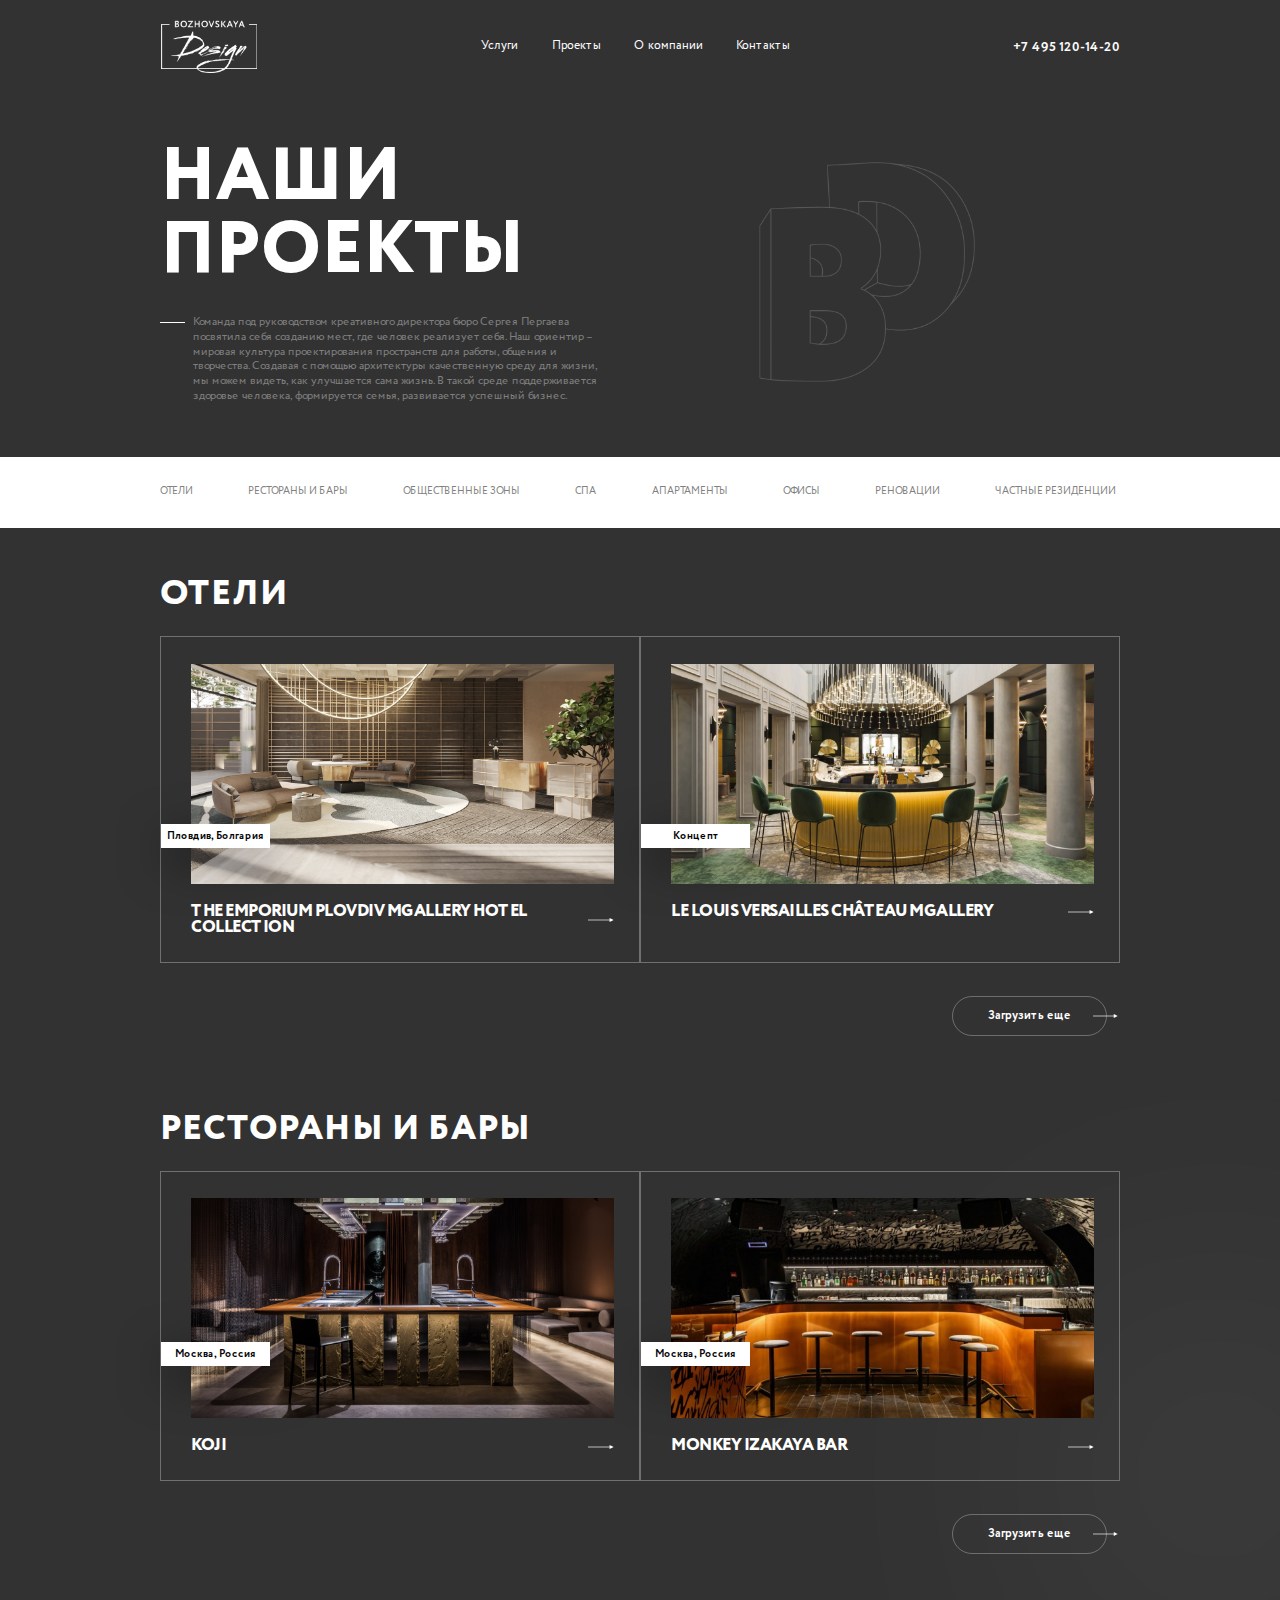
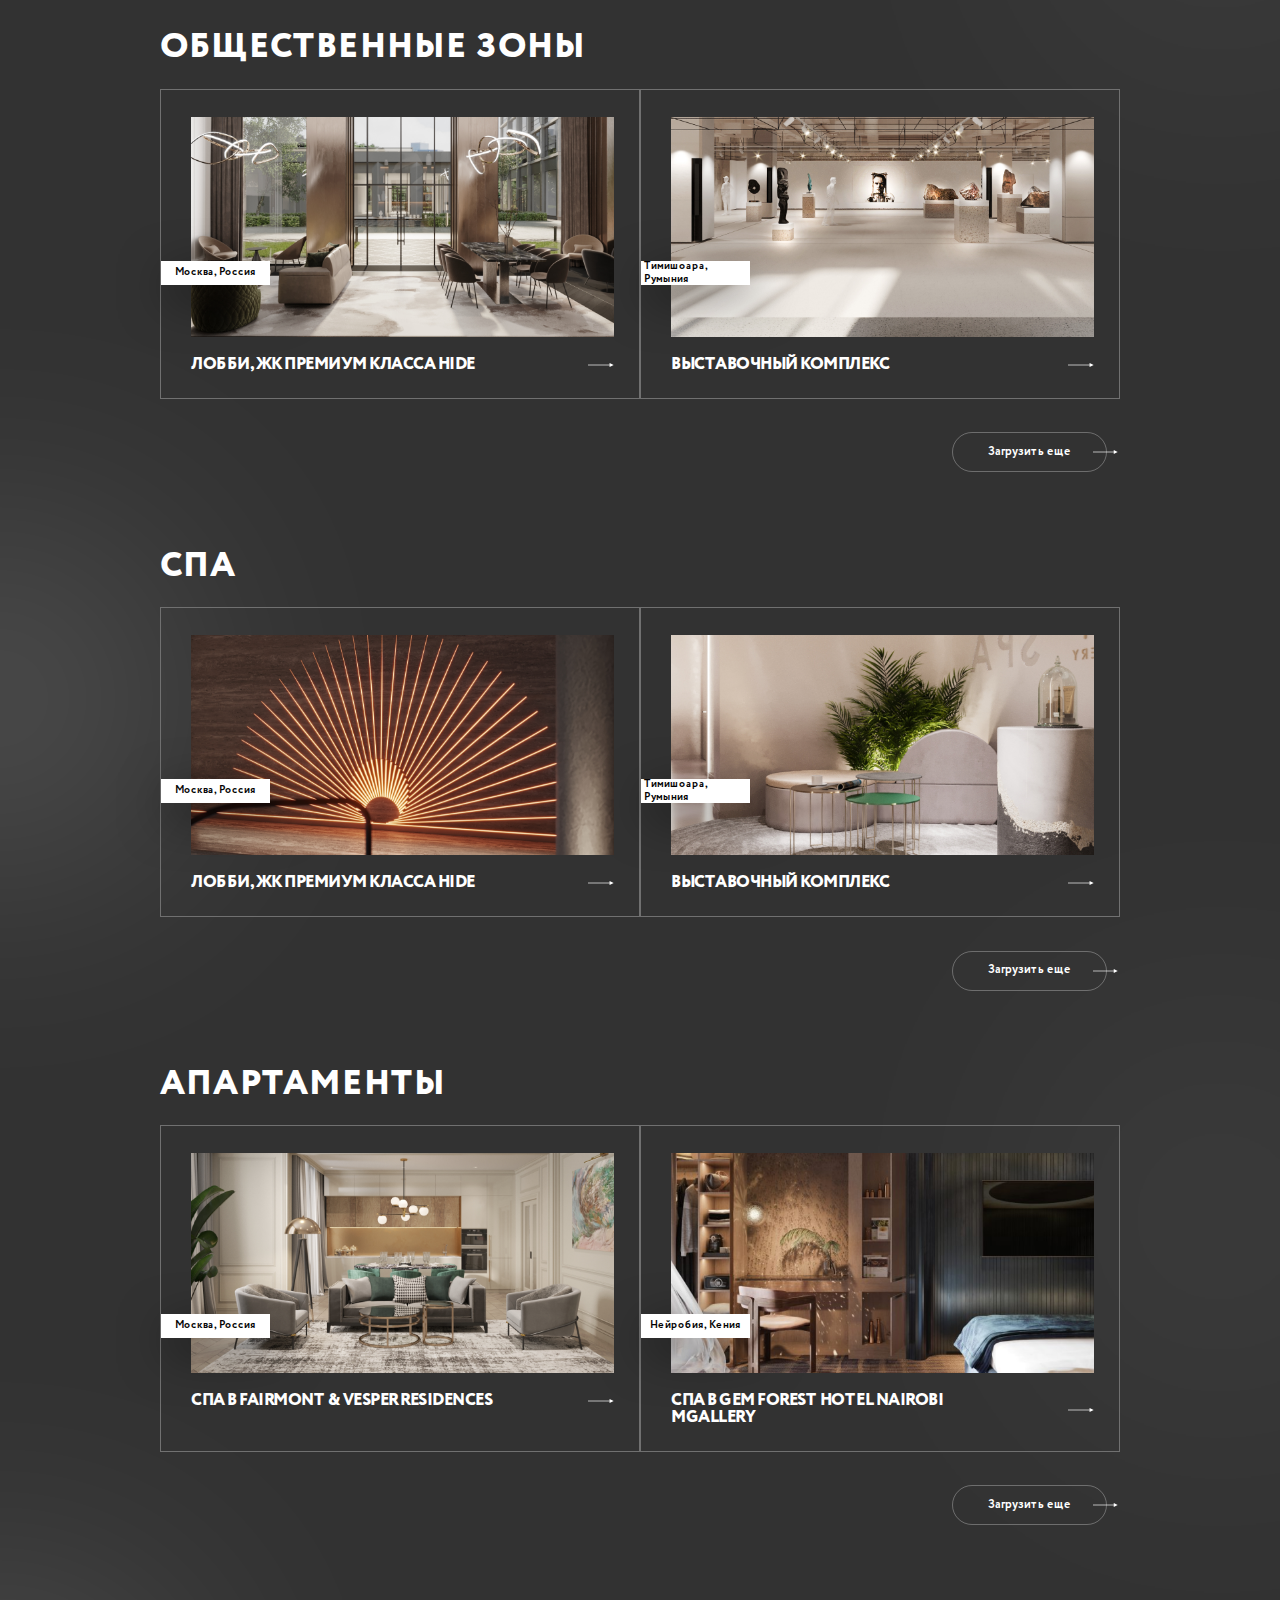
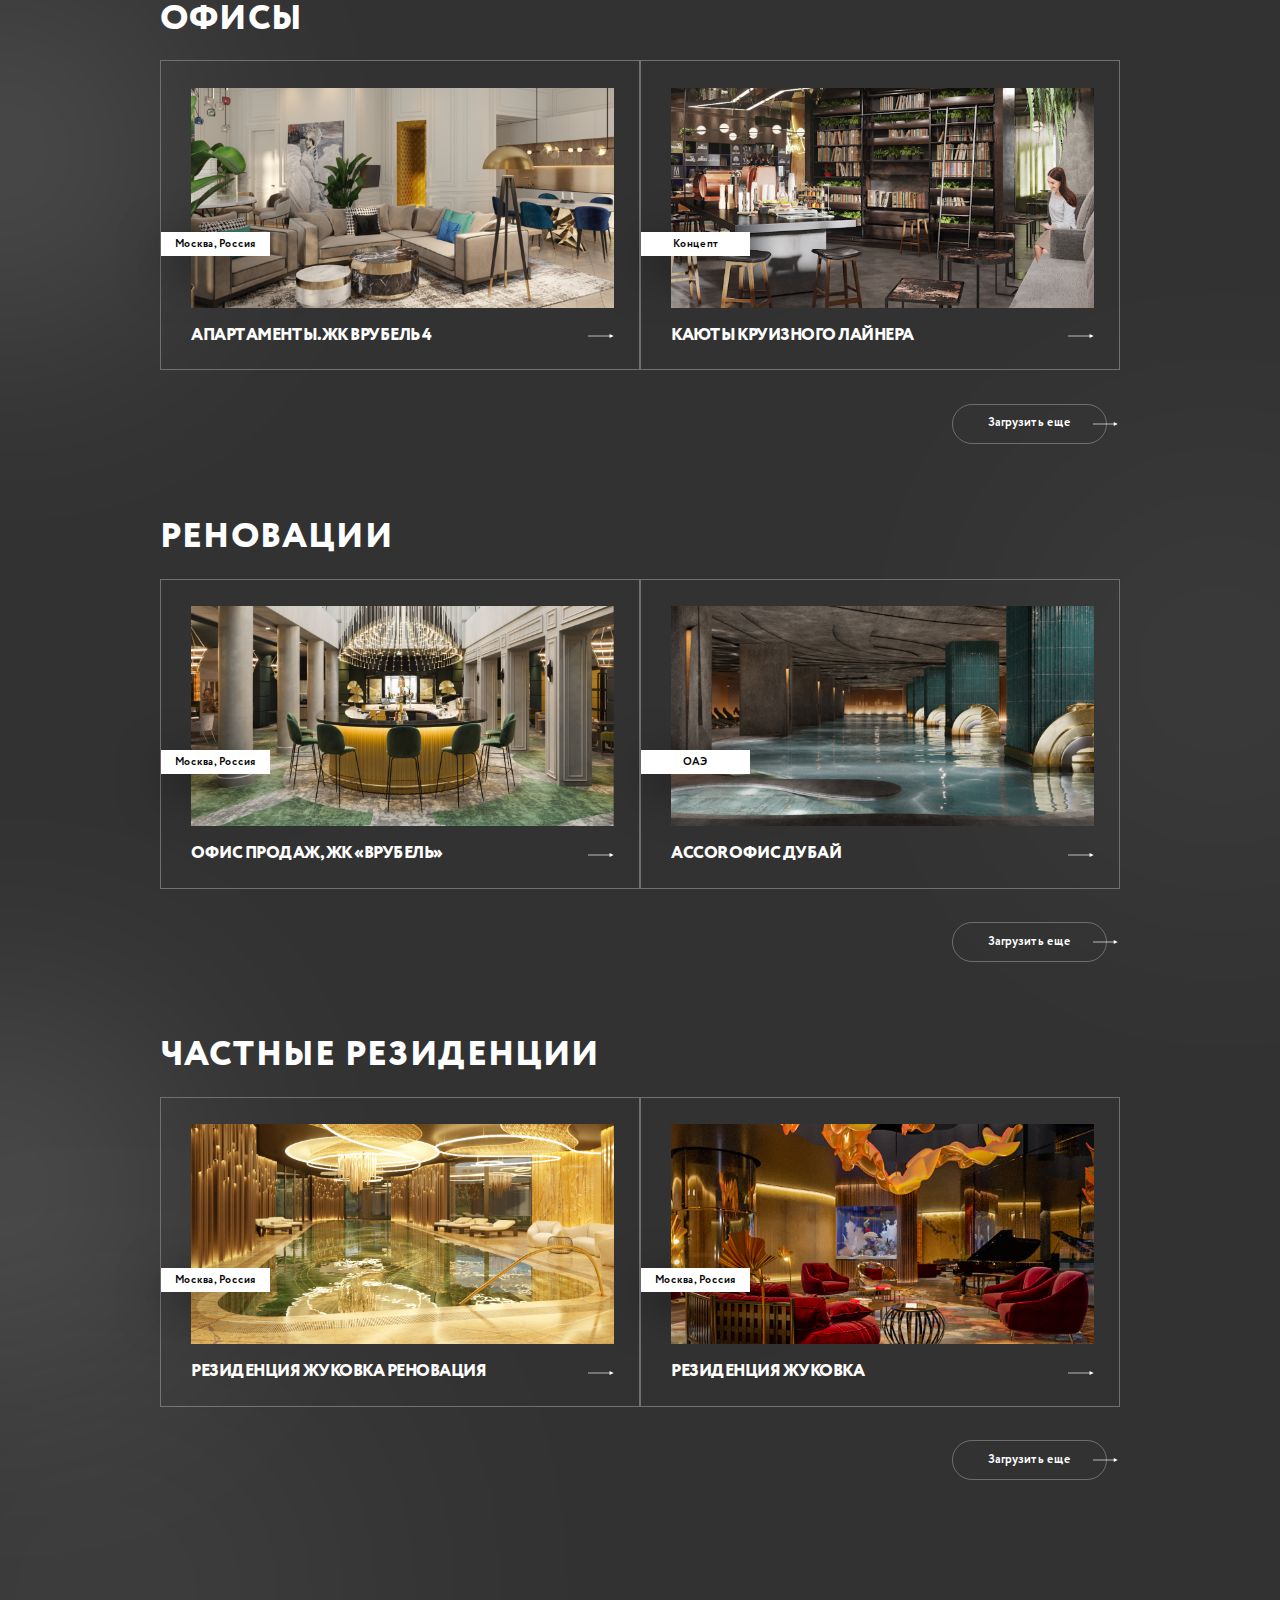
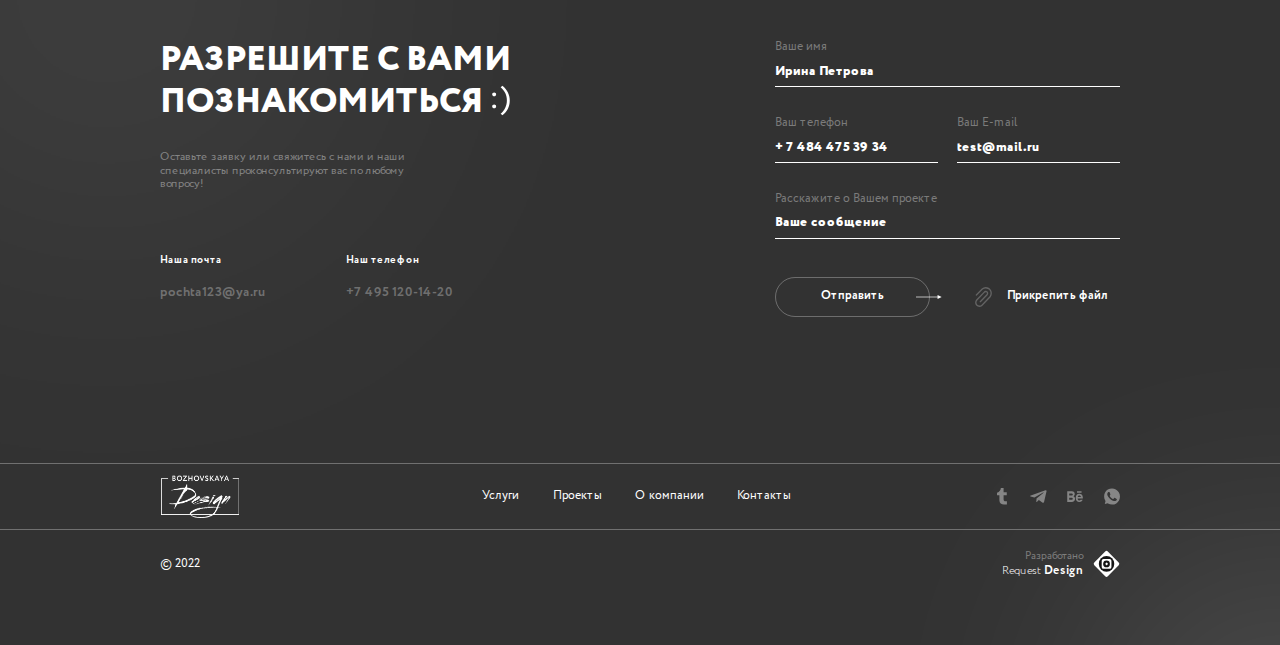
<file: our-projects.html>
<!DOCTYPE html>
<html lang="ru">

<head>
    <meta charset="utf-8">
    <meta name="viewport" content="width=device-width, initial-scale=1.0, shrink-to-fit=no">
    <meta name="description" content="another website">
    <link rel="stylesheet" href="./css/swiper-bundle.min.css">
    <link href="./css/style.css" rel="stylesheet">
    <title>title</title>
</head>

<body class="dark">
    <header class="header">
        <div class="container">
            <div class="header__inner">
                
                <button class="header__btn-mobile mobile">
                    <img src="./img/mobile-btn.svg" alt="">
                </button>

                <a class="header__logo logo" href="">
                    <img src="./img/logo.png" alt="">
                </a>

                <nav class="header__navigation desctop">
                    <ul class="header__nav-list">
                        <li class="header__nav-item">
                            <a href="">Услуги </a>
                        </li>
                        <li class="header__nav-item">
                            <a href=""> Проекты</a>
                        </li>
                        <li class="header__nav-item">
                            <a href="">О компании</a>
                        </li>
                        <li class="header__nav-item">
                            <a href="">Контакты</a>
                        </li>
                    </ul>
                </nav>

                <a class="header__tel" href="tel:+74951201420">+7 495 120-14-20
                    <img class="mobile" src="./img/phone-mob.png" alt="">
                </a>

                <div class="header__menu mobile">
                    <div class="header__top">
                        <button class="header__btn-mobile mobile">
                            <img src="./img/clouse.svg" alt="">
                        </button>

                        <a class="header__logo logo" href="">
                            <img src="./img/logo.png" alt="">
                        </a>

                        <a class="header__tel" href="tel:+74951201420">+7 495 120-14-20
                            <img class="mobile" src="./img/phone-mob.png" alt="">
                        </a>
                    </div>

                    <nav class="header__navigation">
                        <ul class="header__nav-list">
                            <li class="header__nav-item">
                                <a href="">Архитектурное проектирование</a>
                            </li>
                            <li class="header__nav-item">
                                <a href="">Дизайн интерьера</a>
                            </li>
                            <li class="header__nav-item">
                                <a href="">Ландшафтное проектирование</a>
                            </li>
                            <li class="header__nav-item">
                                <a href="">3D визуализация</a>
                            </li>
                            <li class="header__nav-item">
                                <a href="">Проекты</a>
                            </li>
                            <li class="header__nav-item">
                                <a href="">О компании</a>
                            </li>
                            <li class="header__nav-item">
                                <a href="">Контакты</a>
                            </li>
                        </ul>
                    </nav>

                    <a class="header__btn-mob btn" href="">Все услуги
                        <img src="./img/arrow.svg" alt="">
                    </a>

                    <div class="header__contact">
                        <div class="header__contact-item">
                            <div class="header__contact-name">Наша почта</div>
                            <a href="" class="header__contact-value">pochta123@ya.ru</a>
                        </div>
                        <div class="header__contact-item">
                            <div class="header__contact-name">Наш телефон</div>
                            <a href="tel:+74951201420" class="header__contact-value">+7 495 120-14-20</a>
                        </div>
                    </div> 
                    
                    <div class="header__social">
                        <a class="header__social-item" href="">
                            <img src="./img/telegram.svg" alt="">
                        </a>
                        <a class="header__social-item" href="">
                            <img src="./img/telegr-icon.svg" alt="">
                        </a>
                        <a class="header__social-item" href="">
                            <img src="./img/be-icon.svg" alt="">
                        </a>
                        <a class="header__social-item" href="">
                            <img src="./img/viber-icon.svg" alt="">
                        </a>
                    </div>
                </div>
            </div>
        </div>
    </header>

    <main class="main">
        <section class="our-projects-banner">
            <div class="container">
                <div class="our-projects-banner__inner">
                    <div class="our-projects-banner__text-block">
                        <div class="our-projects-banner__title">НАШИ ПРОЕКТЫ</div>
                        <div class="our-projects-banner__subtitle">Команда под руководством креативного 
                            директора бюро Сергея Пергаева посвятила себя созданию мест, где человек реализует себя. Наш ориентир – мировая культура проектирования пространств для работы, общения и творчества. Создавая с помощью архитектуры качественную среду для жизни, мы можем видеть, как улучшается сама жизнь. 
                            В такой среде поддерживается здоровье человека, формируется семья, развивается 
                            успешный бизнес.
                        </div>
                    </div>
                    <div class="our-projects-banner__photo-block">
                        <img src="./img/numbers-bg-letters.png" alt="">
                    </div>
                </div>
            </div>
        </section>

        <section class="projects-nav">
            <div class="container">
                <div class="projects-nav__inner">
                    <div class="projects-nav__item">
                        <a class="projects-nav__item-link" href="#hotels">Отели</a>
                    </div>
                    <div class="projects-nav__item">
                        <a class="projects-nav__item-link" href="#restaurants">рестораны и бары</a>
                    </div>
                    <div class="projects-nav__item">
                        <a class="projects-nav__item-link" href="#public">общественные зоны</a>
                    </div>
                    <div class="projects-nav__item">
                        <a class="projects-nav__item-link" href="#spa">спа</a>
                    </div>
                    <div class="projects-nav__item">
                        <a class="projects-nav__item-link" href="#apartaments">апартаменты</a>
                    </div>
                    <div class="projects-nav__item">
                        <a class="projects-nav__item-link" href="#offices">офисы</a>
                    </div>
                    <div class="projects-nav__item">
                        <a class="projects-nav__item-link" href="#renovations">реновации</a>
                    </div>
                    <div class="projects-nav__item">
                        <a class="projects-nav__item-link" href="#residences">частные резиденции&nbsp;&nbsp;</a>
                    </div>
                </div>
            </div>
        </section>

        <section class="projects-content">
                <div class="our-projects" id="hotels">
                    <div class="container">
                        <div class="our-projects__inner">
                            <div class="our-projects__title title">Отели</div>
                            <div class="our-projects__content">
                                <div class="our-projects__item">
                                    <div class="our-projects__item-sticker">Пловдив, Болгария</div>
                                    <div class="our-projects__item-content">
                                        <div class="our-projects__item-img">
                                            <img src="./img/our-projects1.png" alt="">
                                        </div>
                                        <div class="our-projects__item-bottom">
                                            <div class="our-projects__item-title">THE EMPORIUM PLOVDIV MGALLERY HOTEL COLLECTION 
                                                <span></span>
                                            </div>
                                            <a class="our-projects__item-link" href="">
                                                <img src="./img/arrow.svg" alt="">
                                            </a>
                                        </div>
                                    </div>
                                </div>
                                <div class="our-projects__item">
                                    <div class="our-projects__item-sticker">Концепт</div>
                                    <div class="our-projects__item-content">
                                        <div class="our-projects__item-img">
                                            <img src="./img/our-projects2.png" alt="">
                                        </div>
                                        <div class="our-projects__item-bottom">
                                            <div class="our-projects__item-title">LE LOUIS VERSAILLES CHÂTEAU MGALLERY 
                                                <span></span>
                                            </div>
                                            <a class="our-projects__item-link" href="">
                                                <img src="./img/arrow.svg" alt="">
                                            </a>
                                        </div>
                                    </div>
                                </div>
                            </div>
                            <a class="our-projects__btn btn" href="">Загрузить еще
                                <img src="./img/arrow.svg" alt="">
                            </a>
                        </div>
                    </div>
                </div>
        
                <div class="our-projects" id="restaurants">
                    <div class="container">
                        <div class="our-projects__inner">
                            <div class="our-projects__title title">рестораны и бары</div>
                            <div class="our-projects__content">
                                <div class="our-projects__item">
                                    <div class="our-projects__item-sticker">Москва, Россия</div>
                                    <div class="our-projects__item-content">
                                        <div class="our-projects__item-img">
                                            <img src="./img/our-projects3.png" alt="">
                                        </div>
                                        <div class="our-projects__item-bottom">
                                            <div class="our-projects__item-title">KOJI
                                                <span></span>
                                            </div>
                                            <a class="our-projects__item-link" href="">
                                                <img src="./img/arrow.svg" alt="">
                                            </a>
                                        </div>
                                    </div>
                                </div>
                                <div class="our-projects__item">
                                    <div class="our-projects__item-sticker">Москва, Россия</div>
                                    <div class="our-projects__item-content">
                                        <div class="our-projects__item-img">
                                            <img src="./img/our-projects4.png" alt="">
                                        </div>
                                        <div class="our-projects__item-bottom">
                                            <div class="our-projects__item-title">MONKEY IZAKAYA BAR 
                                                <span></span>
                                            </div>
                                            <a class="our-projects__item-link" href="">
                                                <img src="./img/arrow.svg" alt="">
                                            </a>
                                        </div>
                                    </div>
                                </div>
                            </div>
                            <a class="our-projects__btn btn" href="">Загрузить еще
                                <img src="./img/arrow.svg" alt="">
                            </a>
                        </div>
                    </div>
                </div>
        
                <div class="our-projects" id="public">
                    <div class="container">
                        <div class="our-projects__inner">
                            <div class="our-projects__title title">общественные зоны</div>
                            <div class="our-projects__content">
                                <div class="our-projects__item">
                                    <div class="our-projects__item-sticker">Москва, Россия</div>
                                    <div class="our-projects__item-content">
                                        <div class="our-projects__item-img">
                                            <img src="./img/our-projects5.png" alt="">
                                        </div>
                                        <div class="our-projects__item-bottom">
                                            <div class="our-projects__item-title">ЛОББИ, ЖК ПРЕМИУМ КЛАССА HIDE 
                                                <span></span>
                                            </div>
                                            <a class="our-projects__item-link" href="">
                                                <img src="./img/arrow.svg" alt="">
                                            </a>
                                        </div>
                                    </div>
                                </div>
                                <div class="our-projects__item">
                                    <div class="our-projects__item-sticker">Тимишоара, Румыния</div>
                                    <div class="our-projects__item-content">
                                        <div class="our-projects__item-img">
                                            <img src="./img/our-projects6.png" alt="">
                                        </div>
                                        <div class="our-projects__item-bottom">
                                            <div class="our-projects__item-title">ВЫСТАВОЧНЫЙ КОМПЛЕКС
                                                <span></span>
                                            </div>
                                            <a class="our-projects__item-link" href="">
                                                <img src="./img/arrow.svg" alt="">
                                            </a>
                                        </div>
                                    </div>
                                </div>
                            </div>
                            <a class="our-projects__btn btn" href="">Загрузить еще
                                <img src="./img/arrow.svg" alt="">
                            </a>
                        </div>
                    </div>
                </div>
        
                <div class="our-projects" id="spa">
                    <div class="container">
                        <div class="our-projects__inner">
                            <div class="our-projects__title title">спа</div>
                            <div class="our-projects__content">
                                <div class="our-projects__item">
                                    <div class="our-projects__item-sticker">Москва, Россия</div>
                                    <div class="our-projects__item-content">
                                        <div class="our-projects__item-img">
                                            <img src="./img/our-projects7.png" alt="">
                                        </div>
                                        <div class="our-projects__item-bottom">
                                            <div class="our-projects__item-title">ЛОББИ, ЖК ПРЕМИУМ КЛАССА HIDE 
                                                <span></span>
                                            </div>
                                            <a class="our-projects__item-link" href="">
                                                <img src="./img/arrow.svg" alt="">
                                            </a>
                                        </div>
                                    </div>
                                </div>
                                <div class="our-projects__item">
                                    <div class="our-projects__item-sticker">Тимишоара, Румыния</div>
                                    <div class="our-projects__item-content">
                                        <div class="our-projects__item-img">
                                            <img src="./img/our-projects8.png" alt="">
                                        </div>
                                        <div class="our-projects__item-bottom">
                                            <div class="our-projects__item-title">ВЫСТАВОЧНЫЙ КОМПЛЕКС
                                                <span></span>
                                            </div>
                                            <a class="our-projects__item-link" href="">
                                                <img src="./img/arrow.svg" alt="">
                                            </a>
                                        </div>
                                    </div>
                                </div>
                            </div>
                            <a class="our-projects__btn btn" href="">Загрузить еще
                                <img src="./img/arrow.svg" alt="">
                            </a>
                        </div>
                    </div>
                </div>
        
                <div class="our-projects" id="apartaments">
                    <div class="container">
                        <div class="our-projects__inner">
                            <div class="our-projects__title title">апартаменты</div>
                            <div class="our-projects__content">
                                <div class="our-projects__item">
                                    <div class="our-projects__item-sticker">Москва, Россия</div>
                                    <div class="our-projects__item-content">
                                        <div class="our-projects__item-img">
                                            <img src="./img/our-projects9.png" alt="">
                                        </div>
                                        <div class="our-projects__item-bottom">
                                            <div class="our-projects__item-title">СПА в Fairmont & Vesper Residences 
                                                <span></span>
                                            </div>
                                            <a class="our-projects__item-link" href="">
                                                <img src="./img/arrow.svg" alt="">
                                            </a>
                                        </div>
                                    </div>
                                </div>
                                <div class="our-projects__item">
                                    <div class="our-projects__item-sticker">Нейробия, Кения</div>
                                    <div class="our-projects__item-content">
                                        <div class="our-projects__item-img">
                                            <img src="./img/our-projects10.png" alt="">
                                        </div>
                                        <div class="our-projects__item-bottom">
                                            <div class="our-projects__item-title">СПА в Gem Forest Hotel Nairobi MGallery
                                                <span></span>
                                            </div>
                                            <a class="our-projects__item-link" href="">
                                                <img src="./img/arrow.svg" alt="">
                                            </a>
                                        </div>
                                    </div>
                                </div>
                            </div>
                            <a class="our-projects__btn btn" href="">Загрузить еще
                                <img src="./img/arrow.svg" alt="">
                            </a>
                        </div>
                    </div>
                </div>
        
                <div class="our-projects" id="offices">
                    <div class="container">
                        <div class="our-projects__inner">
                            <div class="our-projects__title title">офисы</div>
                            <div class="our-projects__content">
                                <div class="our-projects__item">
                                    <div class="our-projects__item-sticker">Москва, Россия</div>
                                    <div class="our-projects__item-content">
                                        <div class="our-projects__item-img">
                                            <img src="./img/our-projects11.png" alt="">
                                        </div>
                                        <div class="our-projects__item-bottom">
                                            <div class="our-projects__item-title">АПАРТАМЕНТЫ. ЖК Врубель 4 
                                                <span></span>
                                            </div>
                                            <a class="our-projects__item-link" href="">
                                                <img src="./img/arrow.svg" alt="">
                                            </a>
                                        </div>
                                    </div>
                                </div>
                                <div class="our-projects__item">
                                    <div class="our-projects__item-sticker">Концепт</div>
                                    <div class="our-projects__item-content">
                                        <div class="our-projects__item-img">
                                            <img src="./img/our-projects12.png" alt="">
                                        </div>
                                        <div class="our-projects__item-bottom">
                                            <div class="our-projects__item-title">КАЮТЫ КРУИЗНОГО ЛАЙНЕРА
                                                <span></span>
                                            </div>
                                            <a class="our-projects__item-link" href="">
                                                <img src="./img/arrow.svg" alt="">
                                            </a>
                                        </div>
                                    </div>
                                </div>
                            </div>
                            <a class="our-projects__btn btn" href="">Загрузить еще
                                <img src="./img/arrow.svg" alt="">
                            </a>
                        </div>
                    </div>
                </div>
        
                <div class="our-projects" id="renovations">
                    <div class="container">
                        <div class="our-projects__inner">
                            <div class="our-projects__title title">реновации</div>
                            <div class="our-projects__content">
                                <div class="our-projects__item">
                                    <div class="our-projects__item-sticker">Москва, Россия</div>
                                    <div class="our-projects__item-content">
                                        <div class="our-projects__item-img">
                                            <img src="./img/our-projects13.png" alt="">
                                        </div>
                                        <div class="our-projects__item-bottom">
                                            <div class="our-projects__item-title">ОФИС ПРОДАЖ, ЖК «Врубель»  
                                                <span></span>
                                            </div>
                                            <a class="our-projects__item-link" href="">
                                                <img src="./img/arrow.svg" alt="">
                                            </a>
                                        </div>
                                    </div>
                                </div>
                                <div class="our-projects__item">
                                    <div class="our-projects__item-sticker">ОАЭ</div>
                                    <div class="our-projects__item-content">
                                        <div class="our-projects__item-img">
                                            <img src="./img/our-projects14.png" alt="">
                                        </div>
                                        <div class="our-projects__item-bottom">
                                            <div class="our-projects__item-title">ACCOR Офис Дубай
                                                <span></span>
                                            </div>
                                            <a class="our-projects__item-link" href="">
                                                <img src="./img/arrow.svg" alt="">
                                            </a>
                                        </div>
                                    </div>
                                </div>
                            </div>
                            <a class="our-projects__btn btn" href="">Загрузить еще
                                <img src="./img/arrow.svg" alt="">
                            </a>
                        </div>
                    </div>
                </div>
        
                <div class="our-projects" id="residences">
                    <div class="container">
                        <div class="our-projects__inner">
                            <div class="our-projects__title title">частные резиденции</div>
                            <div class="our-projects__content">
                                <div class="our-projects__item">
                                    <div class="our-projects__item-sticker">Москва, Россия</div>
                                    <div class="our-projects__item-content">
                                        <div class="our-projects__item-img">
                                            <img src="./img/our-projects15.png" alt="">
                                        </div>
                                        <div class="our-projects__item-bottom">
                                            <div class="our-projects__item-title">РЕЗИДЕНЦИЯ ЖУКОВКА
                                                <span> Реновация</span>
                                            </div>
                                            <a class="our-projects__item-link" href="">
                                                <img src="./img/arrow.svg" alt="">
                                            </a>
                                        </div>
                                    </div>
                                </div>
                                <div class="our-projects__item">
                                    <div class="our-projects__item-sticker">Москва, Россия</div>
                                    <div class="our-projects__item-content">
                                        <div class="our-projects__item-img">
                                            <img src="./img/our-projects16.png" alt="">
                                        </div>
                                        <div class="our-projects__item-bottom">
                                            <div class="our-projects__item-title">РЕЗИДЕНЦИЯ ЖУКОВКА
                                                <span></span>
                                            </div>
                                            <a class="our-projects__item-link" href="">
                                                <img src="./img/arrow.svg" alt="">
                                            </a>
                                        </div>
                                    </div>
                                </div>
                            </div>
                            <a class="our-projects__btn btn" href="">Загрузить еще
                                <img src="./img/arrow.svg" alt="">
                            </a>
                        </div>
                    </div>
                </div>
        </section>

        <section class="feedback">
            <div class="container">
                <div class="feedback__inner">
                    <div class="feedback__content">
                        <div class="feedback__title">Разрешите с вами
                            <span>познакомиться
                                <div class="feedback__title-smile">
                                    <img src="./img/smile.svg" alt="">
                                </div>
                            </span>
                        </div>
                        <div class="feedback__subtitle">Оставьте заявку или свяжитесь с нами и
                            наши специалисты проконсультируют вас по любому вопросу!</div>
                        <div class="feedback__contact desctop">
                            <div class="feedback__contact-item">
                                <div class="feedback__contact-name">Наша почта</div>
                                <a href="" class="feedback__contact-value">pochta123@ya.ru</a>
                            </div>
                            <div class="feedback__contact-item">
                                <div class="feedback__contact-name">Наш телефон</div>
                                <a href="tel:+74951201420" class="feedback__contact-value">+7 495 120-14-20</a>
                            </div>
                        </div>
                    </div>
                    <form class="feedback__form" action="">
                        <div class="feedback__inputs">
                            <label class="feedback__form-label" for="">
                                <div class="feedback__input-name">Ваше имя</div>
                                <input class="feedback__form-input" type="text" placeholder="Ирина Петрова">
                            </label>
                            <label class="feedback__form-label" for="">
                                <div class="feedback__input-name">Ваш телефон</div>
                                <input class="feedback__form-input" type="text" placeholder="+ 7 484 475 39 34">
                            </label>
                            <label class="feedback__form-label" for="">
                                <div class="feedback__input-name">Ваш E-mail</div>
                                <input class="feedback__form-input" type="text" placeholder="test@mail.ru">
                            </label>
                            <label class="feedback__form-label" for="">
                                <div class="feedback__input-name">Расскажите о Вашем проекте</div>
                                <input class="feedback__form-input" type="text" placeholder="Ваше сообщение">
                            </label>
                        </div>
                        <div class="feedback__form-bottom">
                            <a class="feedback__btn btn" href="">Отправить
                                <img src="./img/arrow.svg" alt="">
                            </a>
                            <a href="" class="feedback__form-attach">
                                <img src="./img/attach.svg" alt="">
                                Прикрепить файл
                            </a>
                        </div>
                    </form>

                    <div class="feedback__contact mobile">
                        <div class="feedback__contact-item">
                            <div class="feedback__contact-name">Наша почта</div>
                            <a href="" class="feedback__contact-value">pochta123@ya.ru</a>
                        </div>
                        <div class="feedback__contact-item">
                            <div class="feedback__contact-name">Наш телефон</div>
                            <a href="tel:+74951201420" class="feedback__contact-value">+7 495 120-14-20</a>
                        </div>
                    </div>  

                </div>
            </div>
        </section>
    </main>


    <footer class="footer">
        <div class="container">
            <div class="footer__inner">
                <div class="footer__top">
                    <a class="footer__logo logo" href="">
                        <img src="./img/logo.png" alt="">
                    </a>

                    <ul class="footer__nav-list">
                        <li class="footer__nav-item">
                            <a href="">Услуги </a>
                        </li>
                        <li class="footer__nav-item">
                            <a href=""> Проекты</a>
                        </li>
                        <li class="footer__nav-item">
                            <a href="">О компании</a>
                        </li>
                        <li class="footer__nav-item">
                            <a href="">Контакты</a>
                        </li>
                    </ul>

                    <div class="footer__social">
                        <a class="footer__social-item" href="">
                            <img src="./img/telegram.svg" alt="">
                        </a>
                        <a class="footer__social-item" href="">
                            <img src="./img/telegr-icon.svg" alt="">
                        </a>
                        <a class="footer__social-item" href="">
                            <img src="./img/be-icon.svg" alt="">
                        </a>
                        <a class="footer__social-item" href="">
                            <img src="./img/viber-icon.svg" alt="">
                        </a>
                    </div>
                </div>

                <div class="footer__bottom">
                    <div class="footer__small">
                        © 2022
                    </div>

                    <div class="footer__dev">
                        <div class="footer__dev-name">
                            <div class="footer__dev-name-key">Разработано</div>
                            <div class="footer__dev-name-value">Request<span> Design</span></div>
                        </div>
                        <a class="footer__dev-logo" href="">
                            <img src="./img/logo-request.svg" alt="">
                        </a>
                    </div>
                </div>
            </div>
        </div>
    </footer>




    <script src="./js/swiper-bundle.min.js"></script>
    <script src="./js/jquery-3.5.1.min.js"></script>
    <script src="./js/main.js"></script>
</body>

</html>
</file>
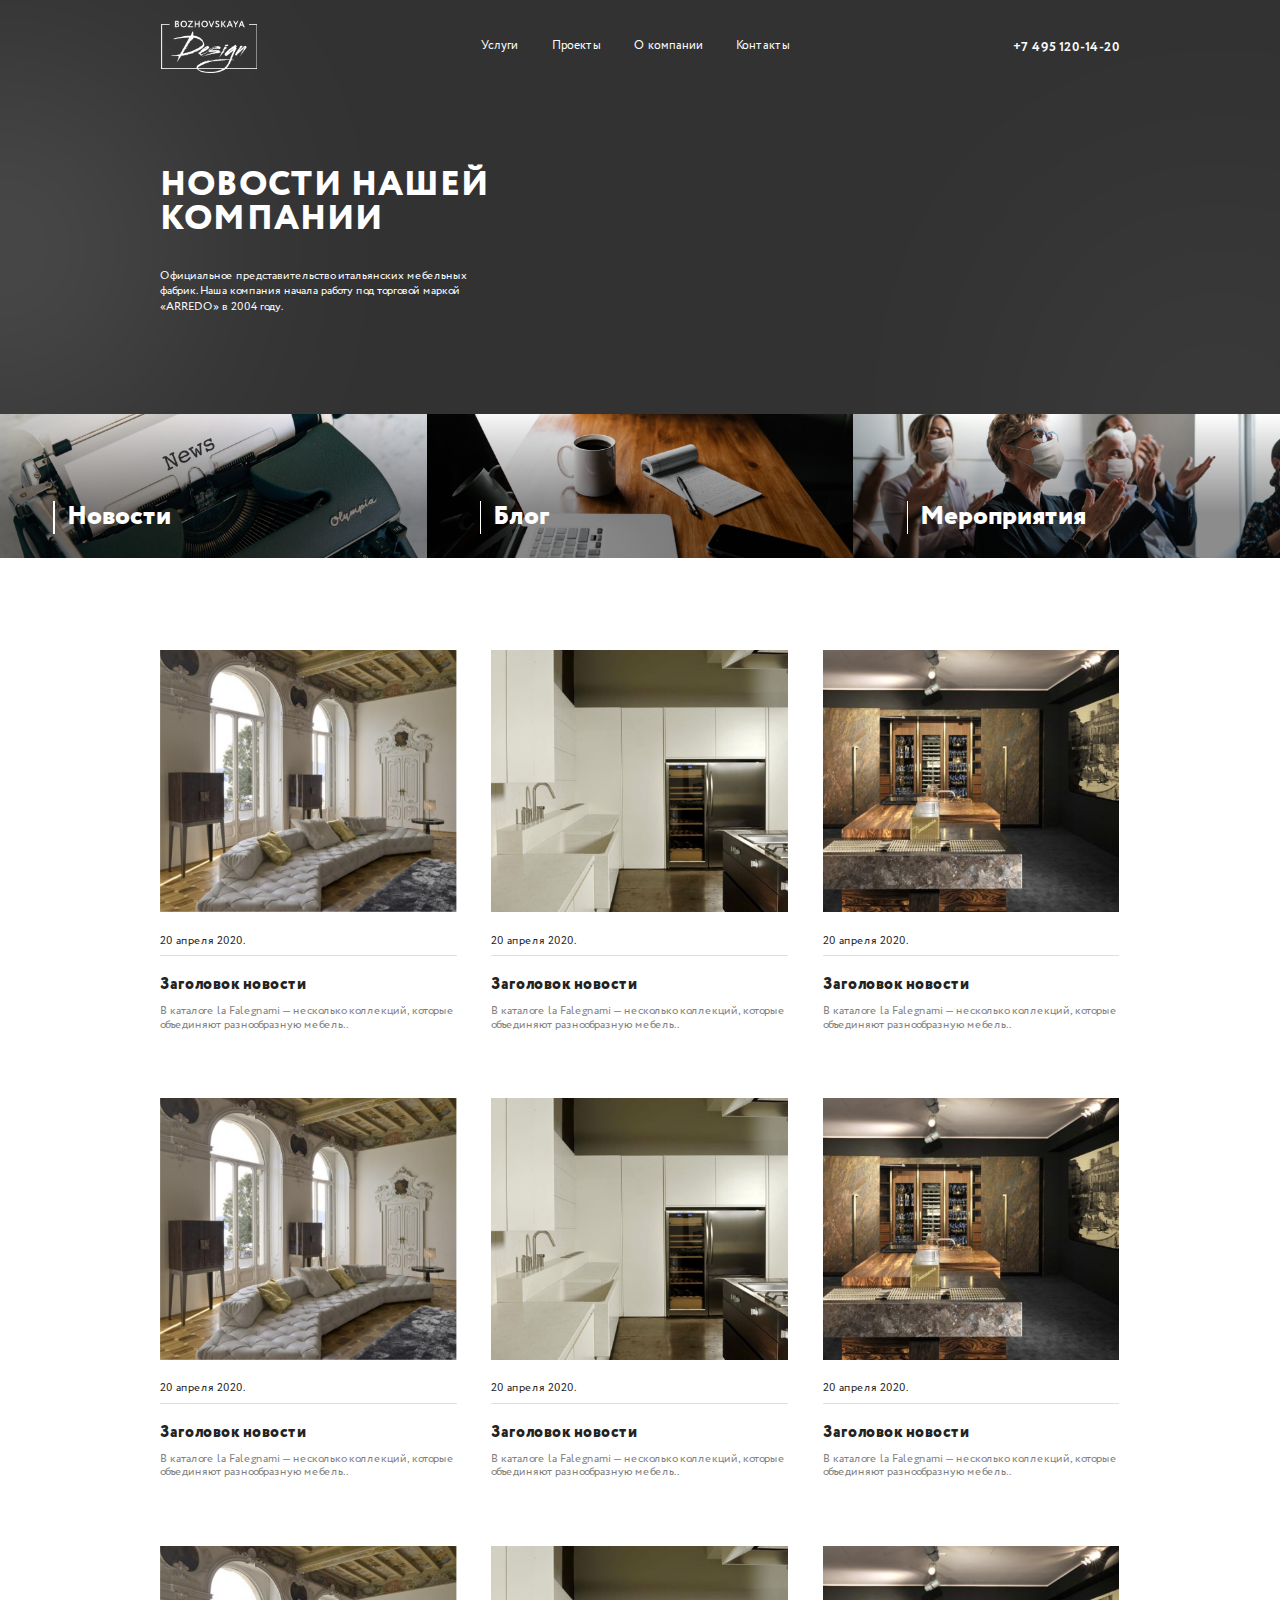
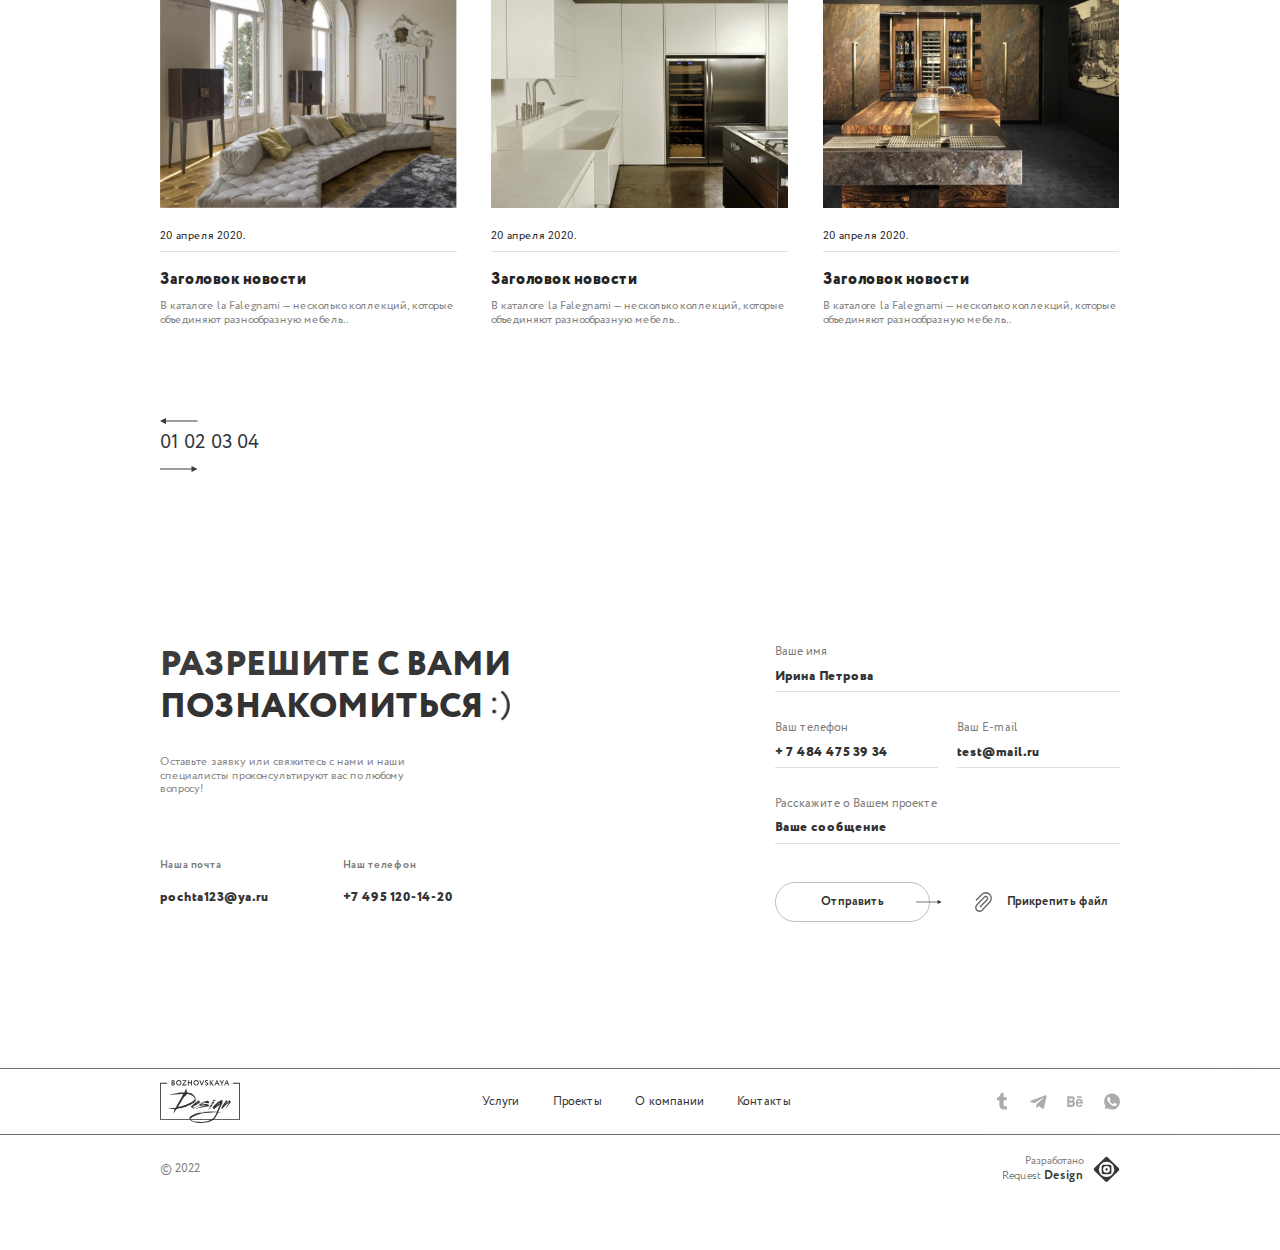
<file: page-news.html>
<!DOCTYPE html>
<html lang="ru">

<head>
    <meta charset="utf-8">
    <meta name="viewport" content="width=device-width, initial-scale=1.0, shrink-to-fit=no">
    <meta name="description" content="another website">
    <link rel="stylesheet" href="./css/swiper-bundle.min.css">
    <link href="./css/style.css" rel="stylesheet">
    <title>title</title>
</head>

<body>
    <header class="header bg-dark">
        <div class="container">
            <div class="header__inner">
                
                <button class="header__btn-mobile mobile">
                    <img src="./img/mobile-btn.svg" alt="">
                </button>

                <a class="header__logo logo" href="">
                    <img src="./img/logo.png" alt="">
                </a>

                <nav class="header__navigation desctop">
                    <ul class="header__nav-list">
                        <li class="header__nav-item">
                            <a href="">Услуги </a>
                        </li>
                        <li class="header__nav-item">
                            <a href=""> Проекты</a>
                        </li>
                        <li class="header__nav-item">
                            <a href="">О компании</a>
                        </li>
                        <li class="header__nav-item">
                            <a href="">Контакты</a>
                        </li>
                    </ul>
                </nav>

                <a class="header__tel" href="tel:+74951201420">+7 495 120-14-20
                    <img class="mobile" src="./img/phone-mob.png" alt="">
                </a>

                <div class="header__menu mobile">
                    <div class="header__top">
                        <button class="header__btn-mobile mobile">
                            <img src="./img/clouse.svg" alt="">
                        </button>

                        <a class="header__logo logo" href="">
                            <img src="./img/logo.png" alt="">
                        </a>

                        <a class="header__tel" href="tel:+74951201420">+7 495 120-14-20
                            <img class="mobile" src="./img/phone-mob.png" alt="">
                        </a>
                    </div>

                    <nav class="header__navigation">
                        <ul class="header__nav-list">
                            <li class="header__nav-item">
                                <a href="">Архитектурное проектирование</a>
                            </li>
                            <li class="header__nav-item">
                                <a href="">Дизайн интерьера</a>
                            </li>
                            <li class="header__nav-item">
                                <a href="">Ландшафтное проектирование</a>
                            </li>
                            <li class="header__nav-item">
                                <a href="">3D визуализация</a>
                            </li>
                            <li class="header__nav-item">
                                <a href="">Проекты</a>
                            </li>
                            <li class="header__nav-item">
                                <a href="">О компании</a>
                            </li>
                            <li class="header__nav-item">
                                <a href="">Контакты</a>
                            </li>
                        </ul>
                    </nav>

                    <a class="header__btn-mob btn" href="">Все услуги
                        <img src="./img/arrow.svg" alt="">
                    </a>

                    <div class="header__contact">
                        <div class="header__contact-item">
                            <div class="header__contact-name">Наша почта</div>
                            <a href="" class="header__contact-value">pochta123@ya.ru</a>
                        </div>
                        <div class="header__contact-item">
                            <div class="header__contact-name">Наш телефон</div>
                            <a href="tel:+74951201420" class="header__contact-value">+7 495 120-14-20</a>
                        </div>
                    </div> 
                    
                    <div class="header__social">
                        <a class="header__social-item" href="">
                            <img src="./img/telegram.svg" alt="">
                        </a>
                        <a class="header__social-item" href="">
                            <img src="./img/telegr-icon.svg" alt="">
                        </a>
                        <a class="header__social-item" href="">
                            <img src="./img/be-icon.svg" alt="">
                        </a>
                        <a class="header__social-item" href="">
                            <img src="./img/viber-icon.svg" alt="">
                        </a>
                    </div>
                </div>
            </div>
        </div>
    </header>


    <main class="main">
        <section class="page-news-banner">
            <div class="container">
                <div class="page-news-banner__inner">
                    <div class="page-news-banner__title">Новости нашей
                        компании</div>
                    <div class="page-news-banner__subtitle">Официальное представительство итальянских мебельных фабрик. 
                        Наша компания начала работу под торговой маркой «ARREDO» в 2004 году.
                    </div>
                </div>
            </div>
        </section>
        <section class="timeline">
            <div class="timeline__item">
                <img class="desctop" src="./img/timeline1.png" alt="">
                <img class="mobile" src="./img/timeline-mob1.png" alt="">
                <div class="timeline__title">Новости</div>
            </div>
            <div class="timeline__item">
                <img class="desctop" src="./img/timeline2.png" alt="">
                <img class="mobile" src="./img/timeline-mob2.png" alt="">
                <div class="timeline__title">Блог</div>
            </div>
            <div class="timeline__item">
                <img class="desctop" src="./img/timeline3.png" alt="">
                <img class="mobile" src="./img/timeline-mob3.png" alt="">
                <div class="timeline__title">Мероприятия</div>
            </div>
        </section>

        <section class="all-news">
            <div class="container">
                <div class="all-news__content">
                    <div class="all-news__box news-box">
                        <div class="news-box__img">
                            <img src="./img/p-news1.png" alt="">
                        </div>
                        <div class="news-box__date">20 апреля 2020.</div>
                        <div class="news-box__title">Заголовок новости</div>
                        <div class="news-box__subtitle">В каталоге la Falegnami — несколько коллекций, 
                            которые объединяют разнообразную мебель..
                        </div>
                    </div>
                    <div class="all-news__box news-box">
                        <div class="news-box__img">
                            <img src="./img/p-news2.png" alt="">
                        </div>
                        <div class="news-box__date">20 апреля 2020.</div>
                        <div class="news-box__title">Заголовок новости</div>
                        <div class="news-box__subtitle">В каталоге la Falegnami — несколько коллекций, 
                            которые объединяют разнообразную мебель..
                        </div>
                    </div>
                    <div class="all-news__box news-box">
                        <div class="news-box__img">
                            <img src="./img/p-news3.png" alt="">
                        </div>
                        <div class="news-box__date">20 апреля 2020.</div>
                        <div class="news-box__title">Заголовок новости</div>
                        <div class="news-box__subtitle">В каталоге la Falegnami — несколько коллекций, 
                            которые объединяют разнообразную мебель..
                        </div>
                    </div>
                    <div class="all-news__box news-box">
                        <div class="news-box__img">
                            <img src="./img/p-news4.png" alt="">
                        </div>
                        <div class="news-box__date">20 апреля 2020.</div>
                        <div class="news-box__title">Заголовок новости</div>
                        <div class="news-box__subtitle">В каталоге la Falegnami — несколько коллекций, 
                            которые объединяют разнообразную мебель..
                        </div>
                    </div>
                    <div class="all-news__box news-box desctop">
                        <div class="news-box__img">
                            <img src="./img/p-news5.png" alt="">
                        </div>
                        <div class="news-box__date">20 апреля 2020.</div>
                        <div class="news-box__title">Заголовок новости</div>
                        <div class="news-box__subtitle">В каталоге la Falegnami — несколько коллекций, 
                            которые объединяют разнообразную мебель..
                        </div>
                    </div>
                    <div class="all-news__box news-box desctop">
                        <div class="news-box__img">
                            <img src="./img/p-news6.png" alt="">
                        </div>
                        <div class="news-box__date">20 апреля 2020.</div>
                        <div class="news-box__title">Заголовок новости</div>
                        <div class="news-box__subtitle">В каталоге la Falegnami — несколько коллекций, 
                            которые объединяют разнообразную мебель..
                        </div>
                    </div>
                    <div class="all-news__box news-box desctop">
                        <div class="news-box__img">
                            <img src="./img/p-news7.png" alt="">
                        </div>
                        <div class="news-box__date">20 апреля 2020.</div>
                        <div class="news-box__title">Заголовок новости</div>
                        <div class="news-box__subtitle">В каталоге la Falegnami — несколько коллекций, 
                            которые объединяют разнообразную мебель..
                        </div>
                    </div>
                    <div class="all-news__box news-box desctop">
                        <div class="news-box__img">
                            <img src="./img/p-news8.png" alt="">
                        </div>
                        <div class="news-box__date">20 апреля 2020.</div>
                        <div class="news-box__title">Заголовок новости</div>
                        <div class="news-box__subtitle">В каталоге la Falegnami — несколько коллекций, 
                            которые объединяют разнообразную мебель..
                        </div>
                    </div>
                    <div class="all-news__box news-box desctop">
                        <div class="news-box__img">
                            <img src="./img/p-news9.png" alt="">
                        </div>
                        <div class="news-box__date">20 апреля 2020.</div>
                        <div class="news-box__title">Заголовок новости</div>
                        <div class="news-box__subtitle">В каталоге la Falegnami — несколько коллекций, 
                            которые объединяют разнообразную мебель..
                        </div>
                    </div>
                </div>
                <div class="all-news__pagination">
                    <button class="all-news__arrow-prev">
                        <img src="./img/arrow-black-prev.svg" alt="">
                    </button>
                    <div class="all-news__numbers">
                        <a  class="all-news__item active">01</a>
                        <a  class="all-news__item">02</a>
                        <a  class="all-news__item">03</a>
                        <a  class="all-news__item">04</a>
                    </div>
                    <button class="all-news__arrow-next">
                        <img src="./img/arrow-black.svg" alt="">
                    </button>
                </div>
            </div>
        </section>

        <section class="feedback feedback--dark">
            <div class="container">
                <div class="feedback__inner">
                    <div class="feedback__content">
                        <div class="feedback__title">Разрешите с вами
                            <span>познакомиться
                                <div class="feedback__title-smile">
                                    <img src="./img/smile-black.png" alt="">
                                </div>
                            </span>
                        </div>
                        <div class="feedback__subtitle">Оставьте заявку или свяжитесь с нами и
                            наши специалисты проконсультируют вас по любому вопросу!</div>
                        <div class="feedback__contact desctop">
                            <div class="feedback__contact-item">
                                <div class="feedback__contact-name">Наша почта</div>
                                <a href="" class="feedback__contact-value">pochta123@ya.ru</a>
                            </div>
                            <div class="feedback__contact-item">
                                <div class="feedback__contact-name">Наш телефон</div>
                                <a href="tel:+74951201420" class="feedback__contact-value">+7 495 120-14-20</a>
                            </div>
                        </div>
                    </div>
                    <form class="feedback__form" action="">
                        <div class="feedback__inputs">
                            <label class="feedback__form-label" for="">
                                <div class="feedback__input-name">Ваше имя</div>
                                <input class="feedback__form-input" type="text" placeholder="Ирина Петрова">
                            </label>
                            <label class="feedback__form-label" for="">
                                <div class="feedback__input-name">Ваш телефон</div>
                                <input class="feedback__form-input" type="text" placeholder="+ 7 484 475 39 34">
                            </label>
                            <label class="feedback__form-label" for="">
                                <div class="feedback__input-name">Ваш E-mail</div>
                                <input class="feedback__form-input" type="text" placeholder="test@mail.ru">
                            </label>
                            <label class="feedback__form-label" for="">
                                <div class="feedback__input-name">Расскажите о Вашем проекте</div>
                                <input class="feedback__form-input" type="text" placeholder="Ваше сообщение">
                            </label>
                        </div>
                        <div class="feedback__form-bottom">
                            <a class="feedback__btn btn btn--black" href="">Отправить
                                <img src="./img/arrow-black.svg" alt="">
                            </a>
                            <a href="" class="feedback__form-attach">
                                <img src="./img/attach.svg" alt="">
                                Прикрепить файл
                            </a>
                        </div>
                    </form>
                    
                    <div class="feedback__contact mobile">
                        <div class="feedback__contact-item">
                            <div class="feedback__contact-name">Наша почта</div>
                            <a href="" class="feedback__contact-value">pochta123@ya.ru</a>
                        </div>
                        <div class="feedback__contact-item">
                            <div class="feedback__contact-name">Наш телефон</div>
                            <a href="tel:+74951201420" class="feedback__contact-value">+7 495 120-14-20</a>
                        </div>
                    </div>  
                </div>
            </div>
        </section>
    </main>

    <footer class="footer footer--dark">
        <div class="container">
            <div class="footer__inner">
                <div class="footer__top">
                    <a class="footer__logo logo" href="">
                        <img src="./img/logo-dark.svg" alt="">
                    </a>

                    <ul class="footer__nav-list">
                        <li class="footer__nav-item">
                            <a href="">Услуги </a>
                        </li>
                        <li class="footer__nav-item">
                            <a href=""> Проекты</a>
                        </li>
                        <li class="footer__nav-item">
                            <a href="">О компании</a>
                        </li>
                        <li class="footer__nav-item">
                            <a href="">Контакты</a>
                        </li>
                    </ul>

                    <div class="footer__social">
                        <a class="footer__social-item" href="">
                            <img src="./img/icon-dark1.svg" alt="">
                        </a>
                        <a class="footer__social-item" href="">
                            <img src="./img/tel-dark-icon.svg" alt="">
                        </a>
                        <a class="footer__social-item" href="">
                            <img src="./img/be-dark-icon.svg" alt="">
                        </a>
                        <a class="footer__social-item" href="">
                            <img src="./img/viber-dark-icon.svg" alt="">
                        </a>
                    </div>
                </div>

                <div class="footer__bottom">
                    <div class="footer__small">
                        © 2022
                    </div>

                    <div class="footer__dev">
                        <div class="footer__dev-name">
                            <div class="footer__dev-name-key">Разработано</div>
                            <div class="footer__dev-name-value">Request<span> Design</span></div>
                        </div>
                        <a class="footer__dev-logo" href="">
                            <img src="./img/logo-request-dark.svg" alt="">
                        </a>
                    </div>
                </div>
            </div>
        </div>
    </footer>

    <script src="./js/swiper-bundle.min.js"></script>
    <script src="./js/jquery-3.5.1.min.js"></script>
    <script src="./js/main.js"></script>
</body>
</html>
</file>
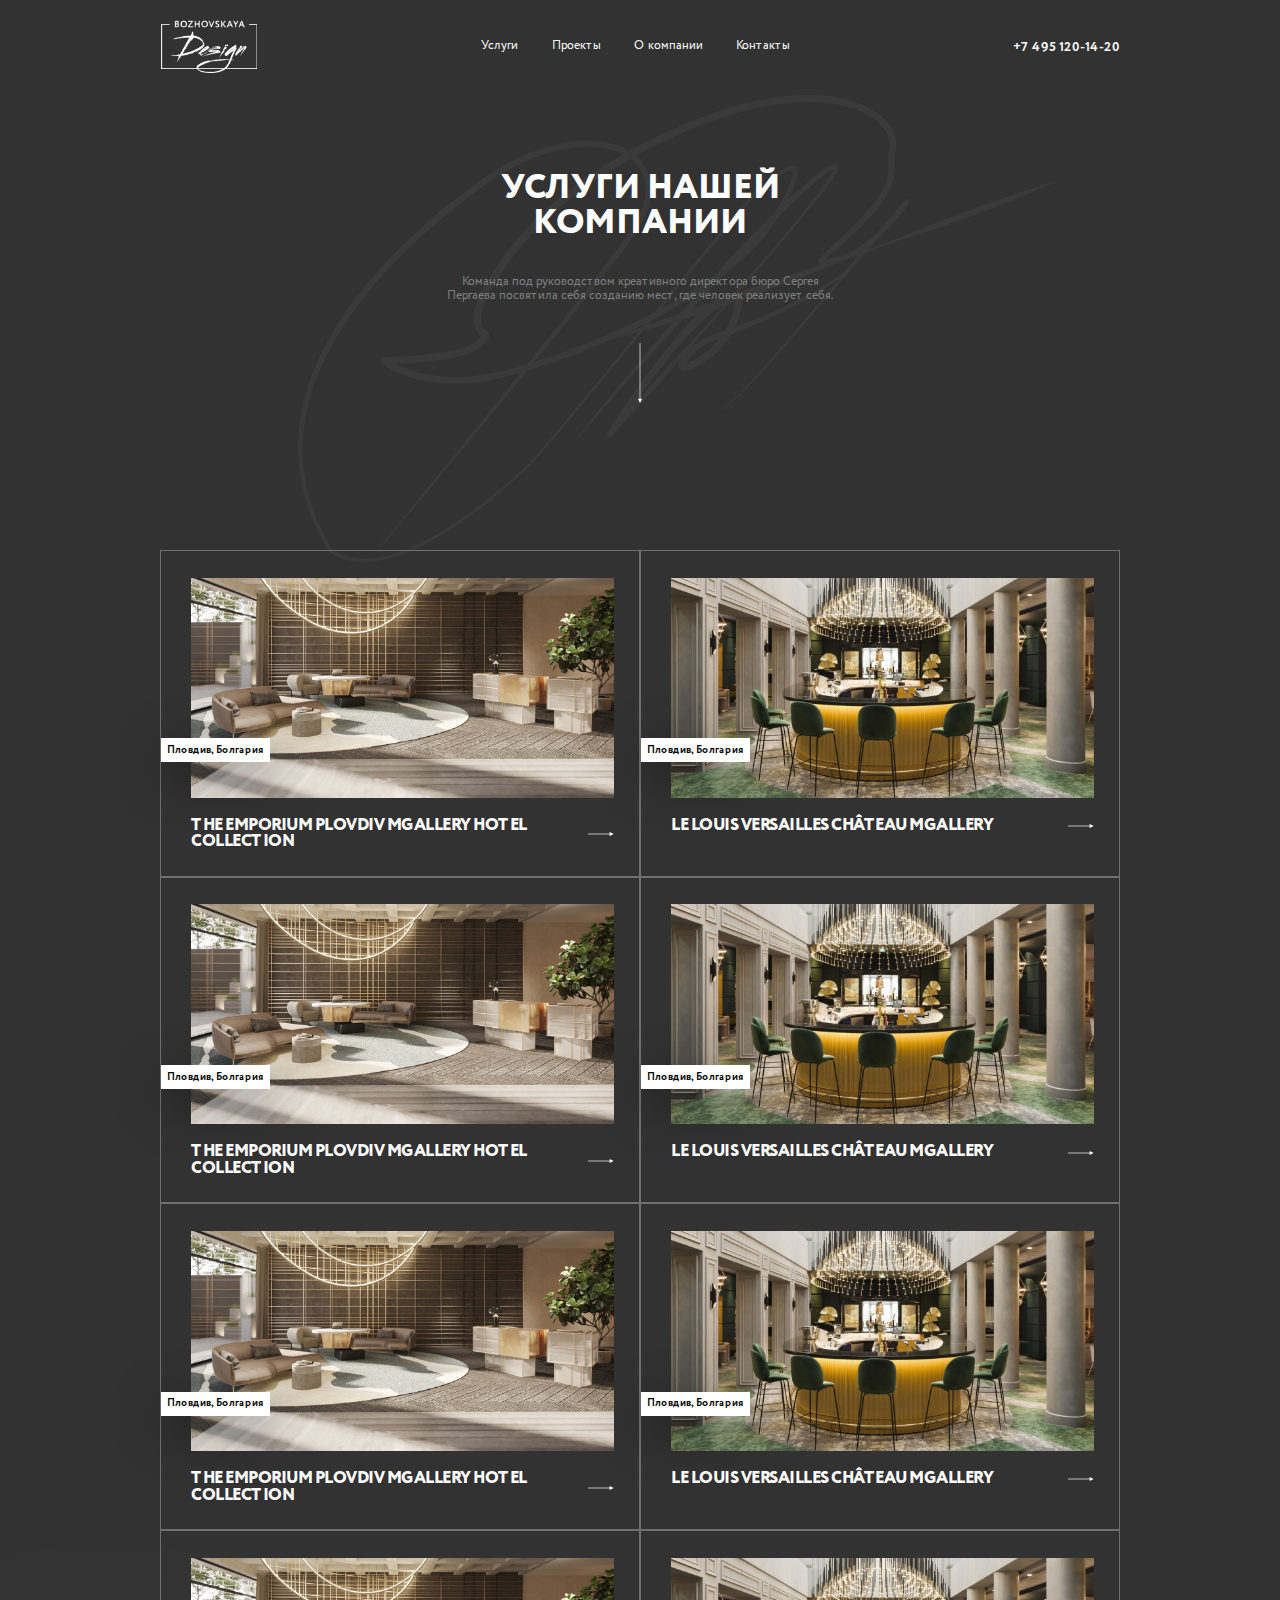
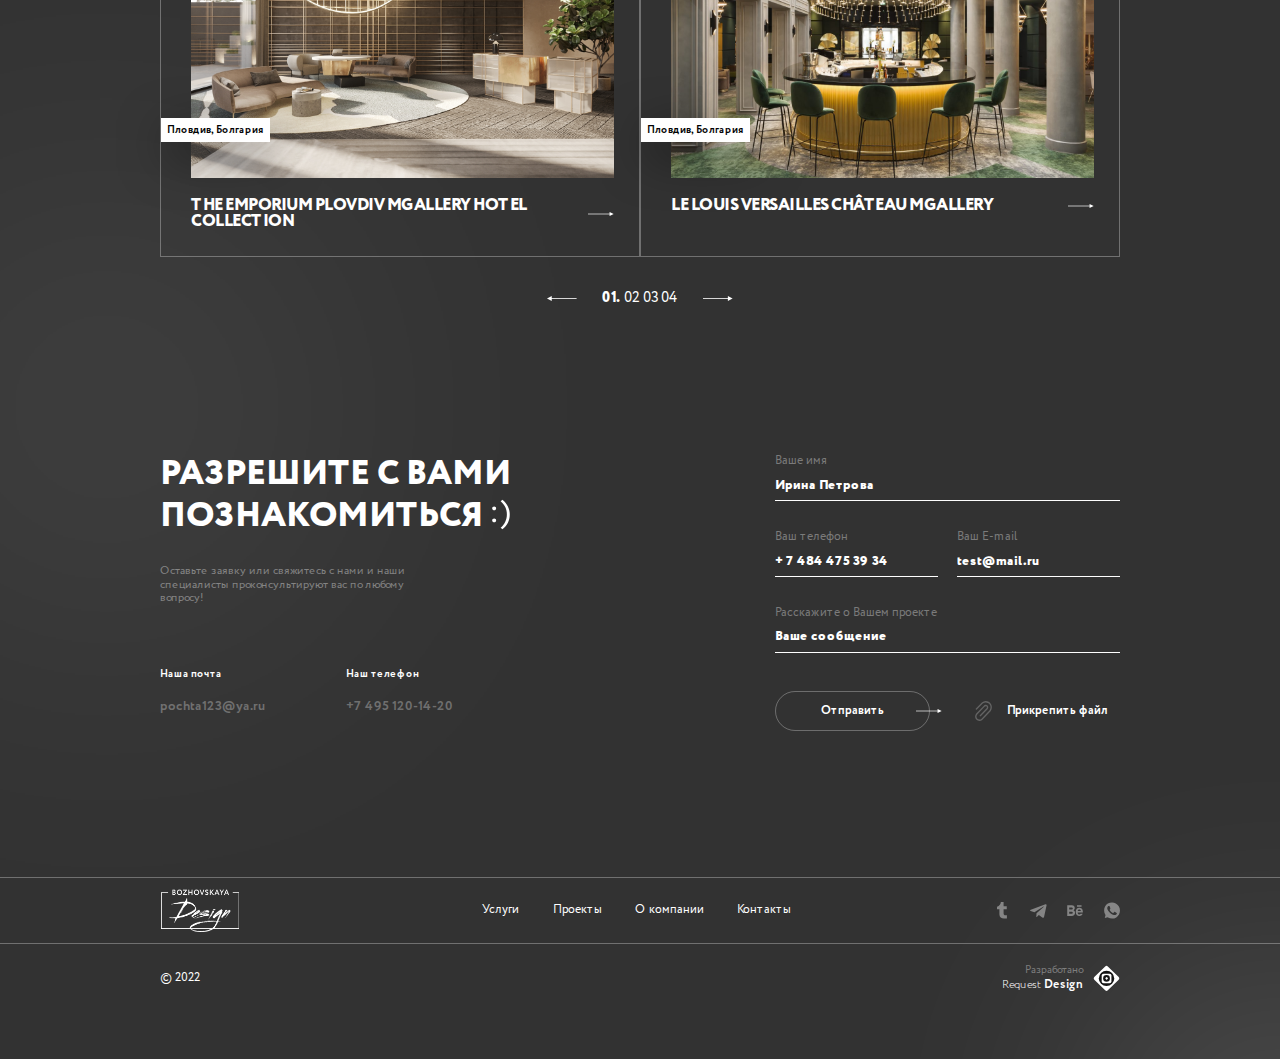
<file: page-our-services.html>
<!DOCTYPE html>
<html lang="ru">

<head>
    <meta charset="utf-8">
    <meta name="viewport" content="width=device-width, initial-scale=1.0, shrink-to-fit=no">
    <meta name="description" content="another website">
    <link rel="stylesheet" href="./css/swiper-bundle.min.css">
    <link href="./css/style.css" rel="stylesheet">
    <title>title</title>
</head>

<body class="dark">
    <header class="header">
        <div class="container">
            <div class="header__inner">
                
                <button class="header__btn-mobile mobile">
                    <img src="./img/mobile-btn.svg" alt="">
                </button>

                <a class="header__logo logo" href="">
                    <img src="./img/logo.png" alt="">
                </a>

                <nav class="header__navigation desctop">
                    <ul class="header__nav-list">
                        <li class="header__nav-item">
                            <a href="">Услуги </a>
                        </li>
                        <li class="header__nav-item">
                            <a href=""> Проекты</a>
                        </li>
                        <li class="header__nav-item">
                            <a href="">О компании</a>
                        </li>
                        <li class="header__nav-item">
                            <a href="">Контакты</a>
                        </li>
                    </ul>
                </nav>

                <a class="header__tel" href="tel:+74951201420">+7 495 120-14-20
                    <img class="mobile" src="./img/phone-mob.png" alt="">
                </a>

                <div class="header__menu mobile">
                    <div class="header__top">
                        <button class="header__btn-mobile mobile">
                            <img src="./img/clouse.svg" alt="">
                        </button>

                        <a class="header__logo logo" href="">
                            <img src="./img/logo.png" alt="">
                        </a>

                        <a class="header__tel" href="tel:+74951201420">+7 495 120-14-20
                            <img class="mobile" src="./img/phone-mob.png" alt="">
                        </a>
                    </div>

                    <nav class="header__navigation">
                        <ul class="header__nav-list">
                            <li class="header__nav-item">
                                <a href="">Архитектурное проектирование</a>
                            </li>
                            <li class="header__nav-item">
                                <a href="">Дизайн интерьера</a>
                            </li>
                            <li class="header__nav-item">
                                <a href="">Ландшафтное проектирование</a>
                            </li>
                            <li class="header__nav-item">
                                <a href="">3D визуализация</a>
                            </li>
                            <li class="header__nav-item">
                                <a href="">Проекты</a>
                            </li>
                            <li class="header__nav-item">
                                <a href="">О компании</a>
                            </li>
                            <li class="header__nav-item">
                                <a href="">Контакты</a>
                            </li>
                        </ul>
                    </nav>

                    <a class="header__btn-mob btn" href="">Все услуги
                        <img src="./img/arrow.svg" alt="">
                    </a>

                    <div class="header__contact">
                        <div class="header__contact-item">
                            <div class="header__contact-name">Наша почта</div>
                            <a href="" class="header__contact-value">pochta123@ya.ru</a>
                        </div>
                        <div class="header__contact-item">
                            <div class="header__contact-name">Наш телефон</div>
                            <a href="tel:+74951201420" class="header__contact-value">+7 495 120-14-20</a>
                        </div>
                    </div> 
                    
                    <div class="header__social">
                        <a class="header__social-item" href="">
                            <img src="./img/telegram.svg" alt="">
                        </a>
                        <a class="header__social-item" href="">
                            <img src="./img/telegr-icon.svg" alt="">
                        </a>
                        <a class="header__social-item" href="">
                            <img src="./img/be-icon.svg" alt="">
                        </a>
                        <a class="header__social-item" href="">
                            <img src="./img/viber-icon.svg" alt="">
                        </a>
                    </div>
                </div>
            </div>
        </div>
    </header>

    <main class="main">

        <section class="all-services">
            <div class="container">
                <div class="all-services__inner">
                    <img class="all-services__bg" src="./img/signature-about.svg" alt="">
                    <div class="all-services__content">
                        <div class="all-services__title">услуги нашей
                            компании</div>
                        <div class="all-services__subtitle">Команда под руководством креативного директора бюро
                            Сергея Пергаева посвятила себя созданию мест, где человек реализует&nbsp;себя.
                            </div>
                    </div>
                    <div class="all-services__arrow-down">
                        <img src="./img/arrow-long.svg" alt="">
                    </div>
                </div>
            </div>
        </section>

        <section class="objects">
            <div class="container">
                <div class="objects__inner">
                    <div class="objects__content">
                        <div class="our-projects__item">
                            <div class="our-projects__item-sticker">Пловдив, Болгария</div>
                            <div class="our-projects__item-content">
                                <div class="our-projects__item-img">
                                    <img src="./img/our-projects1.png" alt="">
                                </div>
                                <div class="our-projects__item-bottom">
                                    <div class="our-projects__item-title">THE EMPORIUM PLOVDIV MGALLERY HOTEL COLLECTION 
                                        <span></span>
                                    </div>
                                    <a class="our-projects__item-link" href="">
                                        <img src="./img/arrow.svg" alt="">
                                    </a>
                                </div>
                            </div>
                        </div>
                        <div class="our-projects__item">
                            <div class="our-projects__item-sticker">Пловдив, Болгария</div>
                            <div class="our-projects__item-content">
                                <div class="our-projects__item-img">
                                    <img src="./img/our-projects2.png" alt="">
                                </div>
                                <div class="our-projects__item-bottom">
                                    <div class="our-projects__item-title">LE LOUIS VERSAILLES CHÂTEAU MGALLERY  
                                        <span></span>
                                    </div>
                                    <a class="our-projects__item-link" href="">
                                        <img src="./img/arrow.svg" alt="">
                                    </a>
                                </div>
                            </div>
                        </div>
                        <div class="our-projects__item">
                            <div class="our-projects__item-sticker">Пловдив, Болгария</div>
                            <div class="our-projects__item-content">
                                <div class="our-projects__item-img">
                                    <img src="./img/our-projects1.png" alt="">
                                </div>
                                <div class="our-projects__item-bottom">
                                    <div class="our-projects__item-title">THE EMPORIUM PLOVDIV MGALLERY HOTEL COLLECTION 
                                        <span></span>
                                    </div>
                                    <a class="our-projects__item-link" href="">
                                        <img src="./img/arrow.svg" alt="">
                                    </a>
                                </div>
                            </div>
                        </div>
                        <div class="our-projects__item">
                            <div class="our-projects__item-sticker">Пловдив, Болгария</div>
                            <div class="our-projects__item-content">
                                <div class="our-projects__item-img">
                                    <img src="./img/our-projects2.png" alt="">
                                </div>
                                <div class="our-projects__item-bottom">
                                    <div class="our-projects__item-title">LE LOUIS VERSAILLES CHÂTEAU MGALLERY  
                                        <span></span>
                                    </div>
                                    <a class="our-projects__item-link" href="">
                                        <img src="./img/arrow.svg" alt="">
                                    </a>
                                </div>
                            </div>
                        </div>
                        <div class="our-projects__item">
                            <div class="our-projects__item-sticker">Пловдив, Болгария</div>
                            <div class="our-projects__item-content">
                                <div class="our-projects__item-img">
                                    <img src="./img/our-projects1.png" alt="">
                                </div>
                                <div class="our-projects__item-bottom">
                                    <div class="our-projects__item-title">THE EMPORIUM PLOVDIV MGALLERY HOTEL COLLECTION 
                                        <span></span>
                                    </div>
                                    <a class="our-projects__item-link" href="">
                                        <img src="./img/arrow.svg" alt="">
                                    </a>
                                </div>
                            </div>
                        </div>
                        <div class="our-projects__item">
                            <div class="our-projects__item-sticker">Пловдив, Болгария</div>
                            <div class="our-projects__item-content">
                                <div class="our-projects__item-img">
                                    <img src="./img/our-projects2.png" alt="">
                                </div>
                                <div class="our-projects__item-bottom">
                                    <div class="our-projects__item-title">LE LOUIS VERSAILLES CHÂTEAU MGALLERY  
                                        <span></span>
                                    </div>
                                    <a class="our-projects__item-link" href="">
                                        <img src="./img/arrow.svg" alt="">
                                    </a>
                                </div>
                            </div>
                        </div>
                        <div class="our-projects__item">
                            <div class="our-projects__item-sticker">Пловдив, Болгария</div>
                            <div class="our-projects__item-content">
                                <div class="our-projects__item-img">
                                    <img src="./img/our-projects1.png" alt="">
                                </div>
                                <div class="our-projects__item-bottom">
                                    <div class="our-projects__item-title">THE EMPORIUM PLOVDIV MGALLERY HOTEL COLLECTION 
                                        <span></span>
                                    </div>
                                    <a class="our-projects__item-link" href="">
                                        <img src="./img/arrow.svg" alt="">
                                    </a>
                                </div>
                            </div>
                        </div>
                        <div class="our-projects__item">
                            <div class="our-projects__item-sticker">Пловдив, Болгария</div>
                            <div class="our-projects__item-content">
                                <div class="our-projects__item-img">
                                    <img src="./img/our-projects2.png" alt="">
                                </div>
                                <div class="our-projects__item-bottom">
                                    <div class="our-projects__item-title">LE LOUIS VERSAILLES CHÂTEAU MGALLERY  
                                        <span></span>
                                    </div>
                                    <a class="our-projects__item-link" href="">
                                        <img src="./img/arrow.svg" alt="">
                                    </a>
                                </div>
                            </div>
                        </div>
                    </div>
                    <div class="objects__pagination pagination-custom">
                        <button class="pagination-custom__arrow-prev">
                            <img src="./img/arrow-prev.svg" alt="">
                        </button>
                        <div class="pagination-custom__numbers">
                            <a  class="pagination-custom__item active">01</a>
                            <a  class="pagination-custom__item">02</a>
                            <a  class="pagination-custom__item">03</a>
                            <a  class="pagination-custom__item">04</a>
                        </div>
                        <button class="pagination-custom__arrow-next">
                            <img src="./img/arrow.svg" alt="">
                        </button>
                    </div>
                </div>
            </div>
        </section>

        <section class="feedback">
            <div class="container">
                <div class="feedback__inner">
                    <div class="feedback__content">
                        <div class="feedback__title">Разрешите с вами
                            <span>познакомиться
                                <div class="feedback__title-smile">
                                    <img src="./img/smile.svg" alt="">
                                </div>
                            </span>
                        </div>
                        <div class="feedback__subtitle">Оставьте заявку или свяжитесь с нами и
                            наши специалисты проконсультируют вас по любому вопросу!</div>
                        <div class="feedback__contact desctop">
                            <div class="feedback__contact-item">
                                <div class="feedback__contact-name">Наша почта</div>
                                <a href="" class="feedback__contact-value">pochta123@ya.ru</a>
                            </div>
                            <div class="feedback__contact-item">
                                <div class="feedback__contact-name">Наш телефон</div>
                                <a href="tel:+74951201420" class="feedback__contact-value">+7 495 120-14-20</a>
                            </div>
                        </div>
                    </div>
                    <form class="feedback__form" action="">
                        <div class="feedback__inputs">
                            <label class="feedback__form-label" for="">
                                <div class="feedback__input-name">Ваше имя</div>
                                <input class="feedback__form-input" type="text" placeholder="Ирина Петрова">
                            </label>
                            <label class="feedback__form-label" for="">
                                <div class="feedback__input-name">Ваш телефон</div>
                                <input class="feedback__form-input" type="text" placeholder="+ 7 484 475 39 34">
                            </label>
                            <label class="feedback__form-label" for="">
                                <div class="feedback__input-name">Ваш E-mail</div>
                                <input class="feedback__form-input" type="text" placeholder="test@mail.ru">
                            </label>
                            <label class="feedback__form-label" for="">
                                <div class="feedback__input-name">Расскажите о Вашем проекте</div>
                                <input class="feedback__form-input" type="text" placeholder="Ваше сообщение">
                            </label>
                        </div>
                        <div class="feedback__form-bottom">
                            <a class="feedback__btn btn" href="">Отправить
                                <img src="./img/arrow.svg" alt="">
                            </a>
                            <a href="" class="feedback__form-attach">
                                <img src="./img/attach.svg" alt="">
                                Прикрепить файл
                            </a>
                        </div>
                    </form>

                    <div class="feedback__contact mobile">
                        <div class="feedback__contact-item">
                            <div class="feedback__contact-name">Наша почта</div>
                            <a href="" class="feedback__contact-value">pochta123@ya.ru</a>
                        </div>
                        <div class="feedback__contact-item">
                            <div class="feedback__contact-name">Наш телефон</div>
                            <a href="tel:+74951201420" class="feedback__contact-value">+7 495 120-14-20</a>
                        </div>
                    </div>  

                </div>
            </div>
        </section>
    </main>


    
    <footer class="footer">
        <div class="container">
            <div class="footer__inner">
                <div class="footer__top">
                    <a class="footer__logo logo" href="">
                        <img src="./img/logo.png" alt="">
                    </a>

                    <ul class="footer__nav-list">
                        <li class="footer__nav-item">
                            <a href="">Услуги </a>
                        </li>
                        <li class="footer__nav-item">
                            <a href=""> Проекты</a>
                        </li>
                        <li class="footer__nav-item">
                            <a href="">О компании</a>
                        </li>
                        <li class="footer__nav-item">
                            <a href="">Контакты</a>
                        </li>
                    </ul>

                    <div class="footer__social">
                        <a class="footer__social-item" href="">
                            <img src="./img/telegram.svg" alt="">
                        </a>
                        <a class="footer__social-item" href="">
                            <img src="./img/telegr-icon.svg" alt="">
                        </a>
                        <a class="footer__social-item" href="">
                            <img src="./img/be-icon.svg" alt="">
                        </a>
                        <a class="footer__social-item" href="">
                            <img src="./img/viber-icon.svg" alt="">
                        </a>
                    </div>
                </div>

                <div class="footer__bottom">
                    <div class="footer__small">
                        © 2022
                    </div>

                    <div class="footer__dev">
                        <div class="footer__dev-name">
                            <div class="footer__dev-name-key">Разработано</div>
                            <div class="footer__dev-name-value">Request<span> Design</span></div>
                        </div>
                        <a class="footer__dev-logo" href="">
                            <img src="./img/logo-request.svg" alt="">
                        </a>
                    </div>
                </div>
            </div>
        </div>
    </footer>


    <script src="./js/swiper-bundle.min.js"></script>
    <script src="./js/jquery-3.5.1.min.js"></script>
    <script src="./js/main.js"></script>
</body>
</html>
</file>
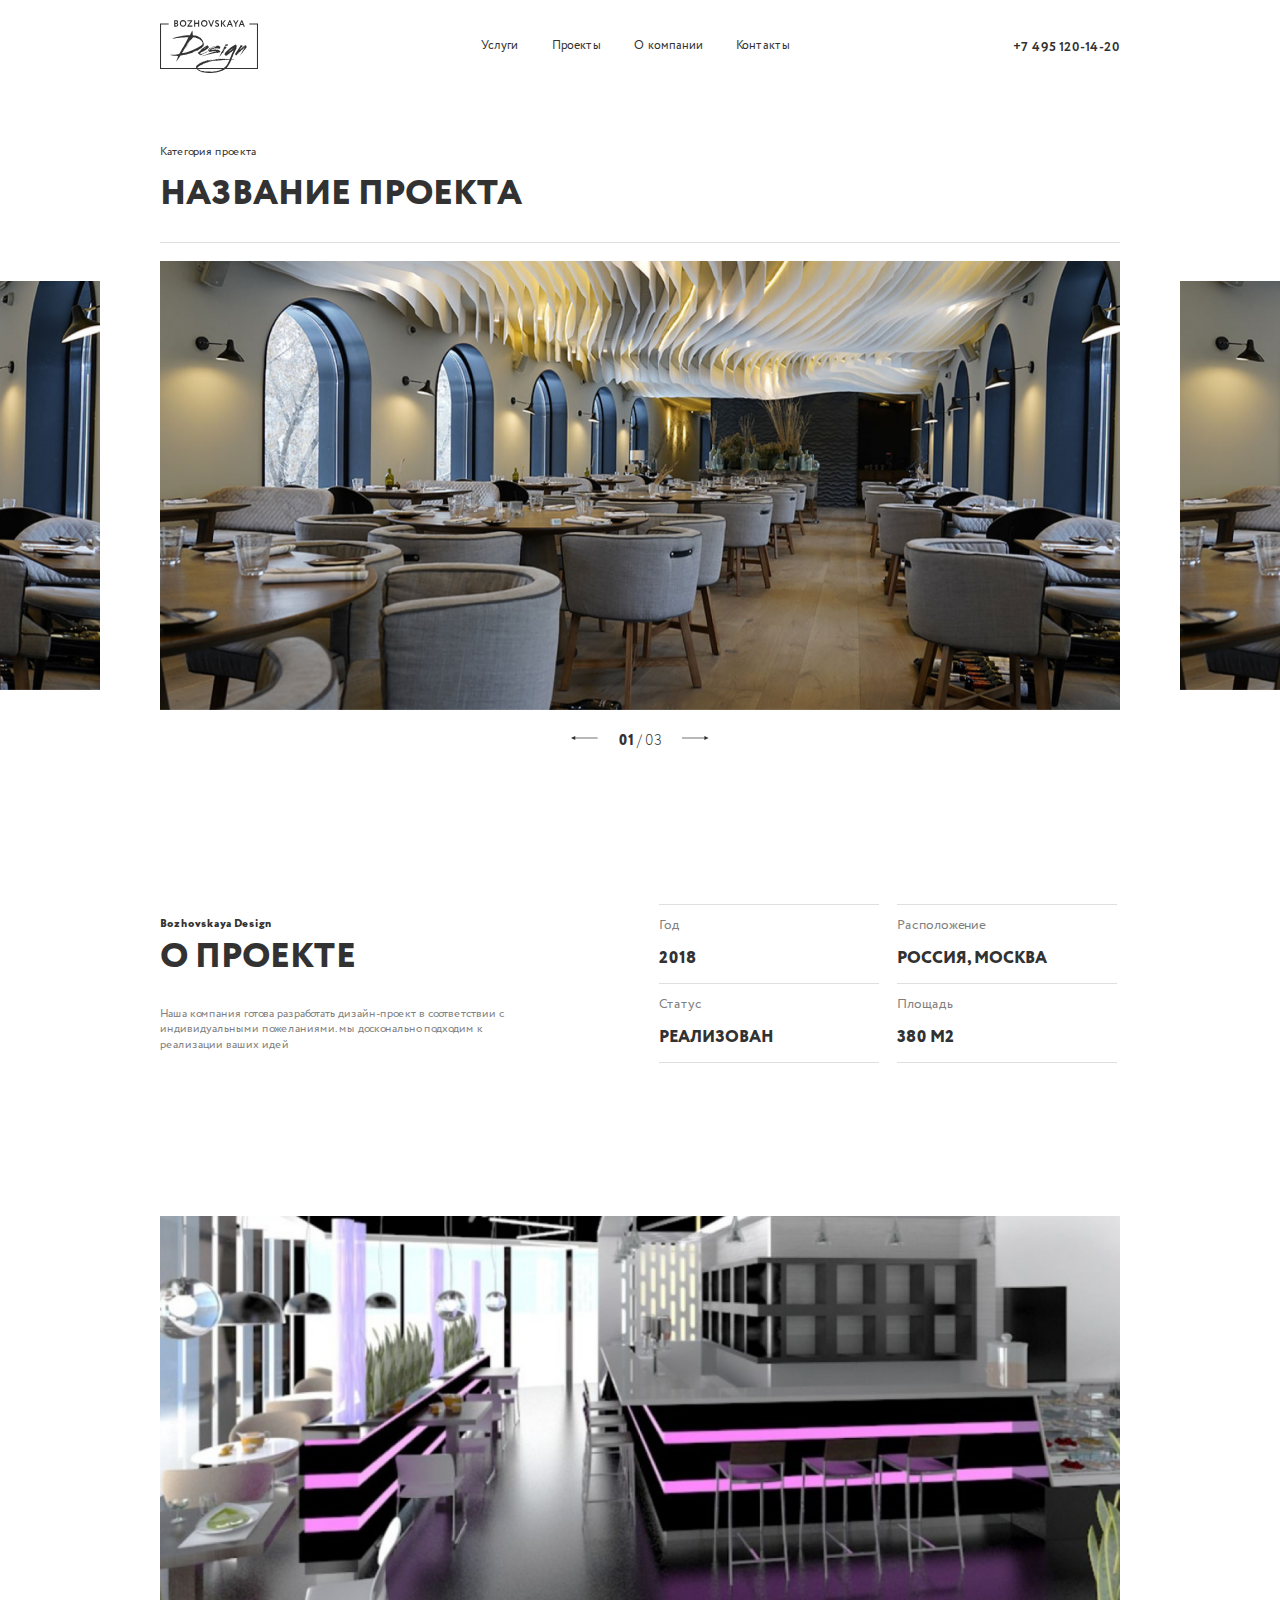
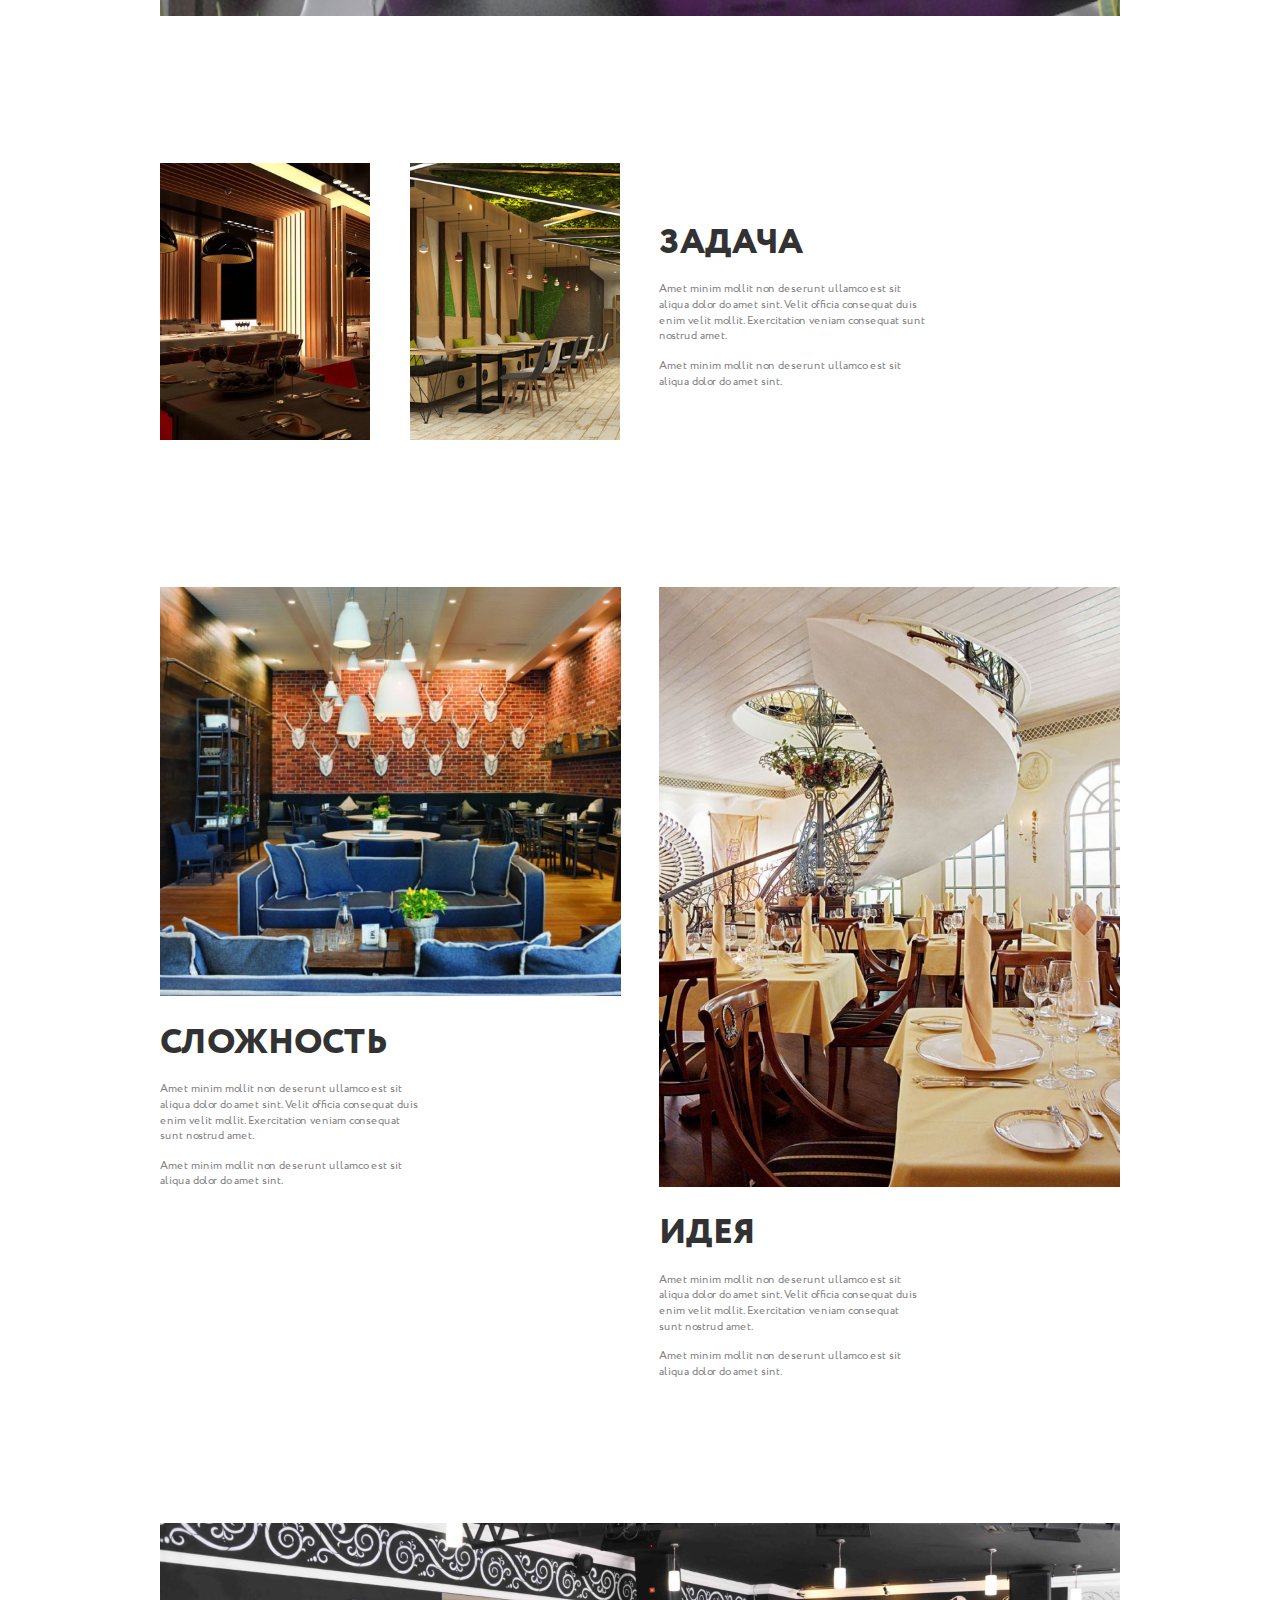
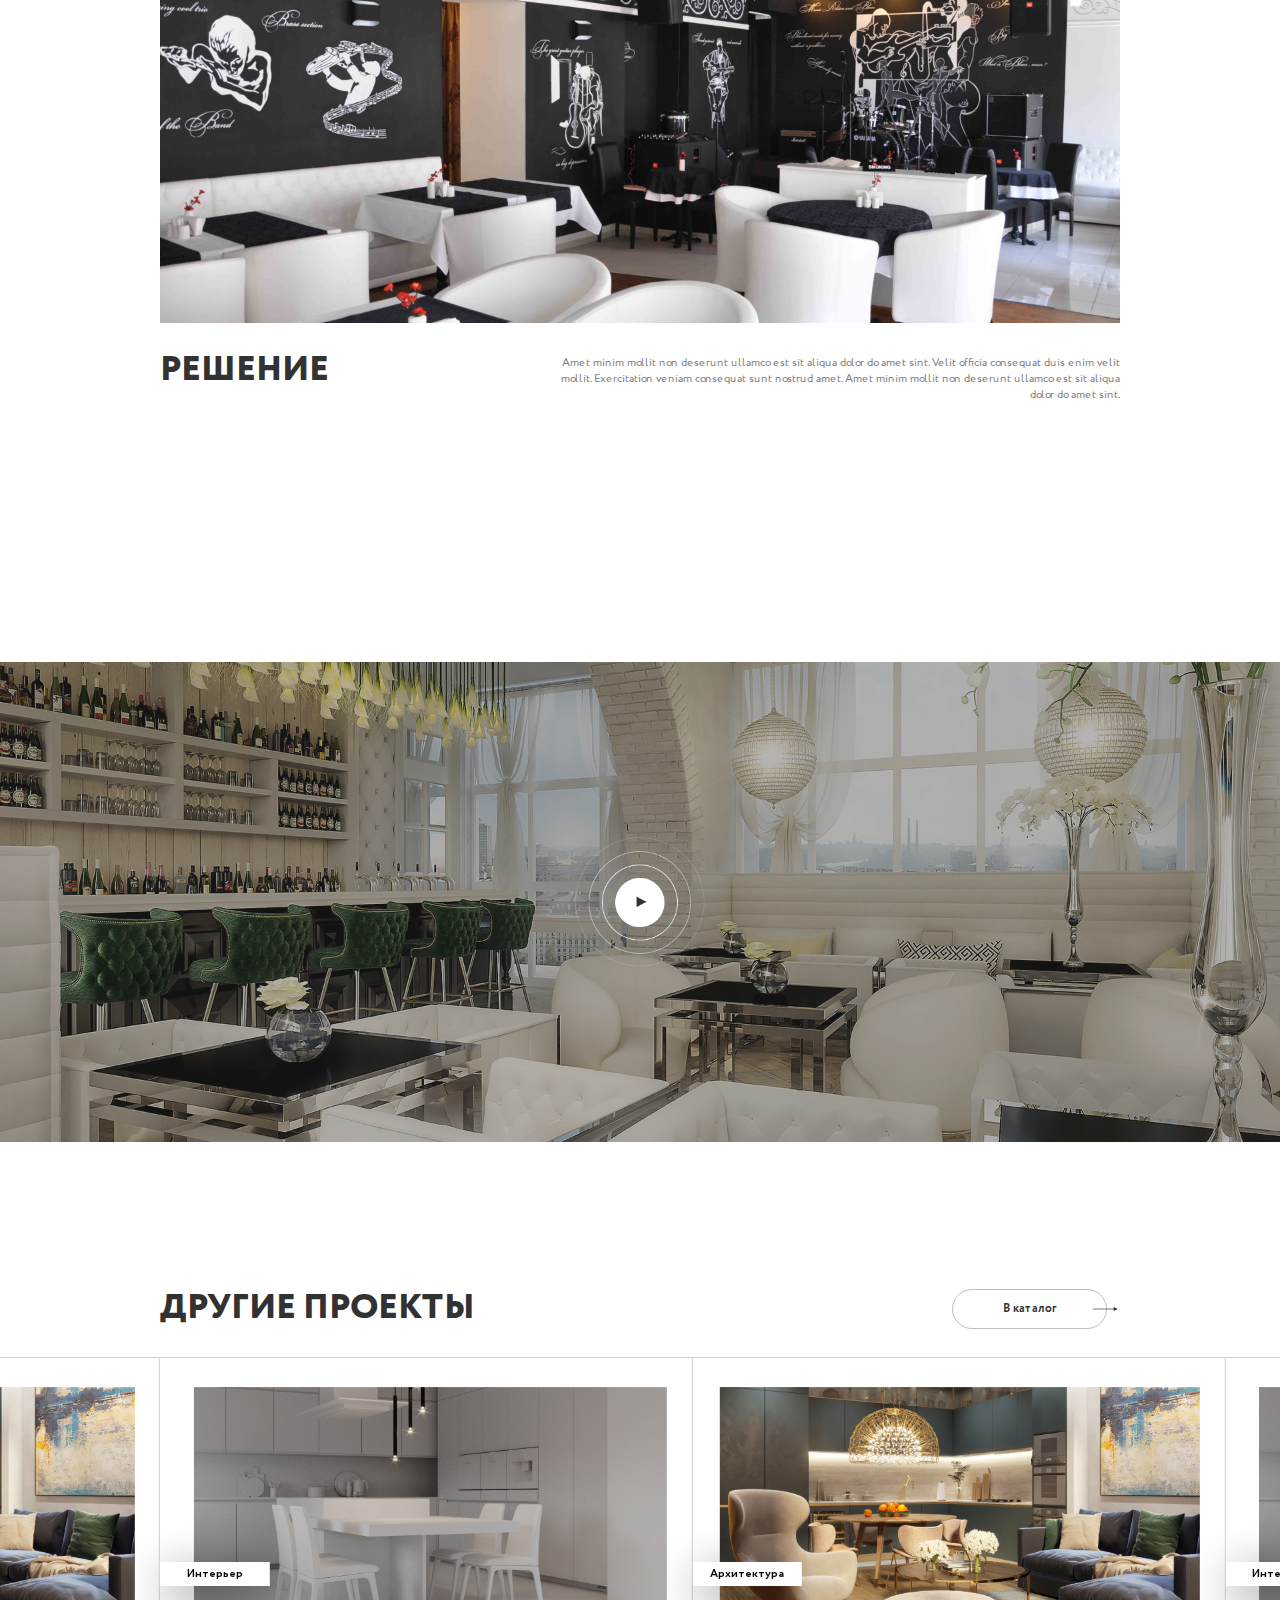
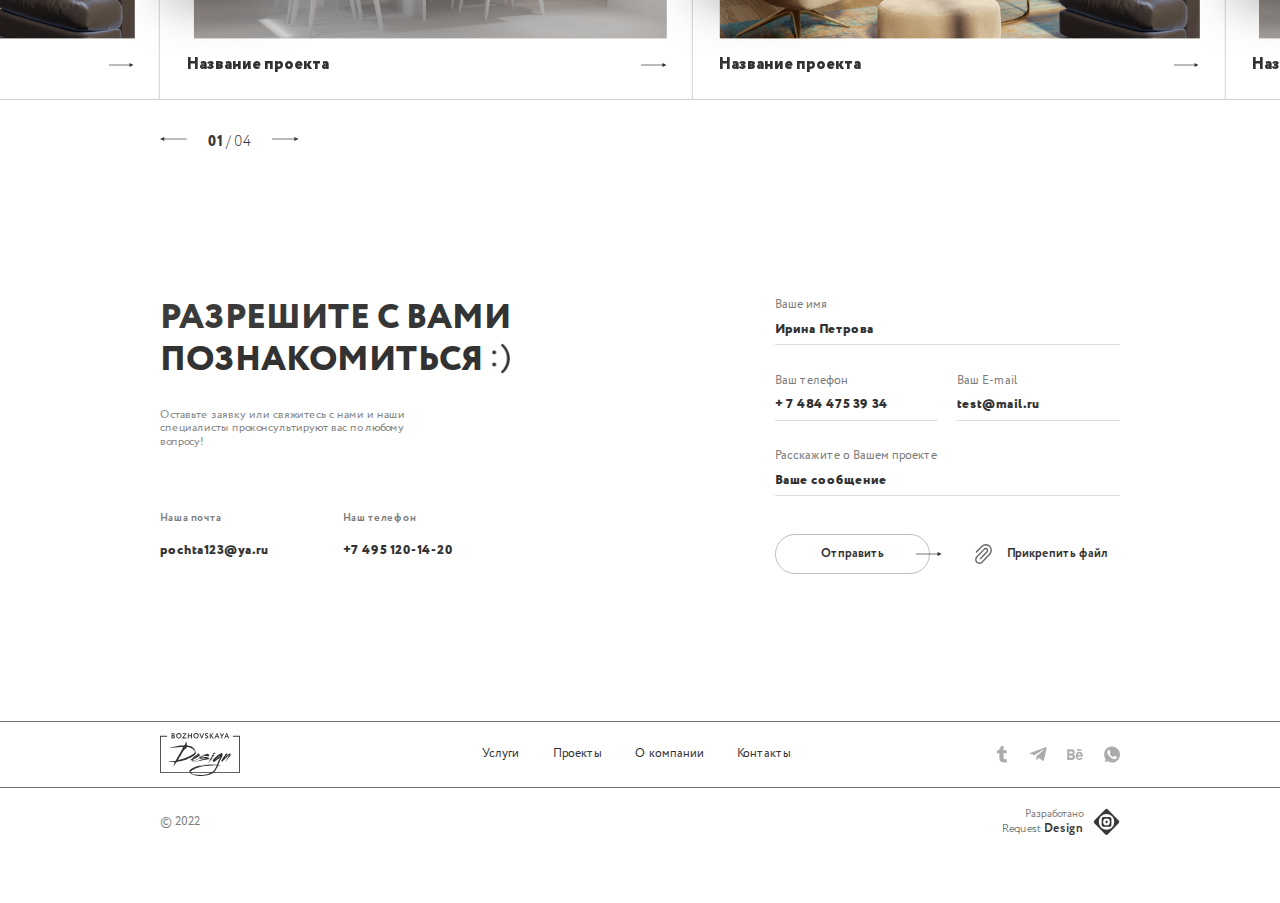
<file: project.html>
<!DOCTYPE html>
<html lang="ru">

<head>
    <meta charset="utf-8">
    <meta name="viewport" content="width=device-width, initial-scale=1.0, shrink-to-fit=no">
    <meta name="description" content="another website">
    <link rel="stylesheet" href="./css/swiper-bundle.min.css">
    <link href="./css/style.css" rel="stylesheet">
    <title>title</title>
</head>

<body>
    <header class="header header--dark">
        <div class="container">
            <div class="header__inner">

                <button class="header__btn-mobile mobile">
                    <img src="./img/burger-dark.svg" alt="">
                </button>

                <a class="header__logo logo" href="">
                    <img src="./img/logo-dark.svg" alt="">
                </a>

                <nav class="header__navigation desctop">
                    <ul class="header__nav-list">
                        <li class="header__nav-item">
                            <a href="">Услуги </a>
                        </li>
                        <li class="header__nav-item">
                            <a href=""> Проекты</a>
                        </li>
                        <li class="header__nav-item">
                            <a href="">О компании</a>
                        </li>
                        <li class="header__nav-item">
                            <a href="">Контакты</a>
                        </li>
                    </ul>
                </nav>

                <a class="header__tel" href="tel:+74951201420">+7 495 120-14-20
                    <img class="mobile" src="./img/phone-mob-black.svg" alt="">
                </a>

                <div class="header__menu mobile on-white-page">
                    <div class="header__top">
                        <button class="header__btn-mobile mobile">
                            <img src="./img/clouse.svg" alt="">
                        </button>

                        <a class="header__logo logo" href="">
                            <img src="./img/logo.png" alt="">
                        </a>

                        <a class="header__tel" href="tel:+74951201420">+7 495 120-14-20
                            <img class="mobile" src="./img/phone-mob.png" alt="">
                        </a>
                    </div>

                    <nav class="header__navigation">
                        <ul class="header__nav-list">
                            <li class="header__nav-item">
                                <a href="">Архитектурное проектирование</a>
                            </li>
                            <li class="header__nav-item">
                                <a href="">Дизайн интерьера</a>
                            </li>
                            <li class="header__nav-item">
                                <a href="">Ландшафтное проектирование</a>
                            </li>
                            <li class="header__nav-item">
                                <a href="">3D визуализация</a>
                            </li>
                            <li class="header__nav-item">
                                <a href="">Проекты</a>
                            </li>
                            <li class="header__nav-item">
                                <a href="">О компании</a>
                            </li>
                            <li class="header__nav-item">
                                <a href="">Контакты</a>
                            </li>
                        </ul>
                    </nav>

                    <a class="header__btn-mob btn" href="">Все услуги
                        <img src="./img/arrow.svg" alt="">
                    </a>

                    <div class="header__contact">
                        <div class="header__contact-item">
                            <div class="header__contact-name">Наша почта</div>
                            <a href="" class="header__contact-value">pochta123@ya.ru</a>
                        </div>
                        <div class="header__contact-item">
                            <div class="header__contact-name">Наш телефон</div>
                            <a href="tel:+74951201420" class="header__contact-value">+7 495 120-14-20</a>
                        </div>
                    </div> 
                    
                    <div class="header__social">
                        <a class="header__social-item" href="">
                            <img src="./img/telegram.svg" alt="">
                        </a>
                        <a class="header__social-item" href="">
                            <img src="./img/telegr-icon.svg" alt="">
                        </a>
                        <a class="header__social-item" href="">
                            <img src="./img/be-icon.svg" alt="">
                        </a>
                        <a class="header__social-item" href="">
                            <img src="./img/viber-icon.svg" alt="">
                        </a>
                    </div>
                </div>
            </div>
        </div>
    </header>

    <main class="main">

        <section class="banner-project">
            <div class="container">
                <div class="banner-project__inner">
                    <div class="banner-project__title-block">
                        <div class="banner-project__subtitle">Категория проекта</div>
                        <div class="banner-project__title title title--black">название проекта</div>
                    </div>
                    <div class="banner-project__slider swiper">
                        <div class="banner-project__slider-wrapper swiper-wrapper">
                            <div class="banner-project__slide swiper-slide">
                                <img class="desctop" src="./img/project-banner.png" alt="">
                                <img class="mobile" src="./img/project-banner-mob.png" alt="">
                            </div>
                            <div class="banner-project__slide swiper-slide">
                                <img class="desctop" src="./img/project-banner.png" alt="">
                                <img class="mobile" src="./img/project-banner-mob.png" alt="">
                            </div>
                            <div class="banner-project__slide swiper-slide">
                                <img class="desctop" src="./img/project-banner.png" alt="">
                                <img class="mobile" src="./img/project-banner-mob.png" alt="">
                            </div>
                        </div>
                    </div>
                    <div class="banner-project__control control">
                        <div class="banner-project__slider-arrow-prev arrow prev">
                            <img src="./img/arrow-black-prev.svg" alt="">
                        </div>
                        <div class="banner-project__pagination pagination pagination--black"></div>
                        <div class="banner-project__slider-arrow-next arrow next">
                            <img src="./img/arrow-black.svg" alt="">
                        </div>
                    </div>
                </div>
            </div>
        </section>

        <section class="about-project">
            <div class="container">
                <div class="about-project__inner">
                    <div class="about-project__text-block">
                        <div class="about-project__left-block">
                            <div class="about-project__subtitle">Bozhovskaya Design</div>
                            <div class="about-project__title title title--black">о проекте</div>
                            <div class="about-project__par">Наша компания готова
                                разработать дизайн-проект в соответствии
                                с индивидуальными пожеланиями.
                                мы досконально подходим
                                к реализации ваших идей
                            </div>
                        </div>
                        <div class="about-project__right-block">
                            <div class="about-project__item">
                                <div class="about-project__item-subtitle">Год
                                </div>
                                <div class="about-project__item-title"> 2018</div>
                            </div>
                            <div class="about-project__item">
                                <div class="about-project__item-subtitle">Расположение
                                </div>
                                <div class="about-project__item-title">Россия, Москва</div>
                            </div>
                            <div class="about-project__item">
                                <div class="about-project__item-subtitle">Статус
                                </div>
                                <div class="about-project__item-title">Реализован</div>
                            </div>
                            <div class="about-project__item">
                                <div class="about-project__item-subtitle">Площадь
                                </div>
                                <div class="about-project__item-title">380 м2</div>
                            </div>

                        </div>
                    </div>
                    <div class="about-project__photo">
                        <img class="desctop" src="./img/about-project.png" alt="">
                        <img class="mobile" src="./img/about-project-mob.png" alt="">
                    </div>
                </div>
            </div>
        </section>

        <section class="project-description">
            <div class="container">
                <div class="project-description__inner">
                    <div class="project-description__task">
                        <div class="project-description__img-block">
                            <img src="./img/photo-project1.png" alt="">
                            <img src="./img/photo-project2.png" alt="">
                        </div>
                        <div class="project-description__text-block">
                            <div class="project-description__title title title--black">Задача</div>
                            <div class="project-description__par-wrap par-wrap">
                                <p>Amet minim mollit non 
                                    deserunt ullamco est sit aliqua 
                                    dolor do amet sint. Velit officia 
                                    consequat duis enim velit mollit. 
                                    Exercitation veniam consequat sunt 
                                    nostrud amet.
                                </p>
                                <p>
                                    Amet minim mollit non deserunt ullamco 
                                    est sit aliqua dolor do amet sint.
                                </p>
                            </div>
                        </div>
                    </div>
                    <div class="project-description__center-blocks">
                        <div class="project-description__left-item">
                            <div class="project-description__img-small">
                                <img class="desctop" src="./img/photo-project3.png" alt="">
                                <img class="mobile" src="./img/photo-project3-mob.png" alt="">
                            </div>
                            <div class="project-description__text-block">
                                <div class="project-description__title title title--black">Сложность</div>
                                <div class="project-description__par-wrap par-wrap">
                                    <p>Amet minim mollit non 
                                        deserunt ullamco est sit aliqua 
                                        dolor do amet sint. Velit officia 
                                        consequat duis enim velit mollit. 
                                        Exercitation veniam consequat sunt 
                                        nostrud amet.
                                    </p>
                                    <p>
                                        Amet minim mollit non deserunt ullamco 
                                        est sit aliqua dolor do amet sint.
                                    </p>
                                </div>
                            </div>

                        </div>
                        <div class="project-description__right-item">
                            <div class="project-description__img-big">
                                <img class="desctop" src="./img/photo-project4.png" alt="">
                                <img class="mobile" src="./img/photo-project4-mob.png" alt="">
                            </div>
                            <div class="project-description__text-block">
                                <div class="project-description__title title title--black">Идея</div>
                                <div class="project-description__par-wrap par-wrap">
                                    <p>Amet minim mollit non
                                        deserunt ullamco est sit aliqua
                                        dolor do amet sint. Velit officia
                                        consequat duis enim velit mollit.
                                        Exercitation veniam consequat sunt
                                        nostrud amet.
                                    </p>
                                    <p>
                                        Amet minim mollit non deserunt ullamco
                                        est sit aliqua dolor do amet sint.
                                    </p>
                                </div>
                            </div>

                        </div>
                    </div>
                    <div class="project-description__big-block">
                        <div class="project-description__big-block-img">
                            <img class="desctop" src="./img/photo-project5.png" alt="">
                            <img class="mobile" src="./img/photo-project5-mob.png" alt="">
                        </div>
                        <div class="project-description__text-block">
                            <div class="project-description__title title title--black">Решение</div>
                            <div class="project-description__par-wrap par-wrap">
                                <p>Amet minim mollit non deserunt ullamco 
                                    est sit aliqua dolor do amet sint. 
                                    Velit officia consequat duis enim velit 
                                    mollit. Exercitation veniam consequat 
                                    sunt nostrud amet.
                                    Amet minim mollit non deserunt ullamco 
                                    est sit aliqua dolor do amet sint.
                                </p>
                            </div>
                        </div>
                    </div>
                </div>
            </div>
        </section>

        <section class="video">
            <button class="video__play">
                <img class="video__btn-img" src="./img/play.png" alt="">
            </button>
            <img class="video__file" src="./img/video.png" alt="">
        </section>

        <section class="projects projects--dark">
            <div class="container">
                <div class="projects__inner">
                    <div class="projects__title-wrap">
                        <div class="projects__title title title--black">другие проекты</div>
                        <a class="projects__btn btn btn--black" href="">В каталог
                            <img src="./img/arrow-black.svg" alt="">
                        </a>
                    </div>

                    <div class="projects__slider swiper">
                        <div class="projects__slider-wrapper swiper-wrapper">
                            <div class="projects__slide swiper-slide">
                                <div class="projects__slide-sticker">Интерьер</div>
                                <div class="projects__slide-content">
                                    <div class="projects__slide-img">
                                        <img src="./img/project.png" alt="">
                                    </div>
                                    <div class="projects__slide-bottom">
                                        <div class="projects__slide-title">Название проекта
                                        </div>
                                        <a class="projects__slide-link" href="">
                                            <img src="./img/arrow-black.svg" alt="">
                                        </a>
                                    </div>
                                </div>
                            </div>
                            <div class="projects__slide swiper-slide">
                                <div class="projects__slide-sticker">Архитектура</div>
                                <div class="projects__slide-content">
                                    <div class="projects__slide-img">
                                        <img src="./img/project2.png" alt="">
                                    </div>
                                    <div class="projects__slide-bottom">
                                        <div class="projects__slide-title">Название проекта
                                        </div>
                                        <a class="projects__slide-link" href="">
                                            <img src="./img/arrow-black.svg" alt="">
                                        </a>
                                    </div>
                                </div>
                            </div>
                            <div class="projects__slide swiper-slide">
                                <div class="projects__slide-sticker">Интерьер</div>
                                <div class="projects__slide-content">
                                    <div class="projects__slide-img">
                                        <img src="./img/project.png" alt="">
                                    </div>
                                    <div class="projects__slide-bottom">
                                        <div class="projects__slide-title">Название проекта
                                        </div>
                                        <a class="projects__slide-link" href="">
                                            <img src="./img/arrow-black.svg" alt="">
                                        </a>
                                    </div>
                                </div>
                            </div>
                            <div class="projects__slide swiper-slide">
                                <div class="projects__slide-sticker">Архитектура</div>
                                <div class="projects__slide-content">
                                    <div class="projects__slide-img">
                                        <img src="./img/project2.png" alt="">
                                    </div>
                                    <div class="projects__slide-bottom">
                                        <div class="projects__slide-title">Название проекта
                                        </div>
                                        <a class="projects__slide-link" href="">
                                            <img src="./img/arrow-black.svg" alt="">
                                        </a>
                                    </div>
                                </div>
                            </div>
                        </div>
                    </div>

                    <div class="projects__control control">
                        <div class="projects__slider-arrow-prev arrow prev">
                            <img src="./img/arrow-black-prev.svg" alt="">
                        </div>
                        <div class="projects__pagination pagination pagination--black"></div>
                        <div class="projects__slider-arrow-next arrow next">
                            <img src="./img/arrow-black.svg" alt="">
                        </div>
                    </div>
                </div>
            </div>
        </section>

        <section class="feedback feedback--dark">
            <div class="container">
                <div class="feedback__inner">
                    <div class="feedback__content">
                        <div class="feedback__title">Разрешите с вами
                            <span>познакомиться
                                <div class="feedback__title-smile">
                                    <img src="./img/smile-black.png" alt="">
                                </div>
                            </span>
                        </div>
                        <div class="feedback__subtitle">Оставьте заявку или свяжитесь с нами и
                            наши специалисты проконсультируют вас по любому вопросу!</div>
                        <div class="feedback__contact desctop">
                            <div class="feedback__contact-item">
                                <div class="feedback__contact-name">Наша почта</div>
                                <a href="" class="feedback__contact-value">pochta123@ya.ru</a>
                            </div>
                            <div class="feedback__contact-item">
                                <div class="feedback__contact-name">Наш телефон</div>
                                <a href="tel:+74951201420" class="feedback__contact-value">+7 495 120-14-20</a>
                            </div>
                        </div>
                    </div>
                    <form class="feedback__form" action="">
                        <div class="feedback__inputs">
                            <label class="feedback__form-label" for="">
                                <div class="feedback__input-name">Ваше имя</div>
                                <input class="feedback__form-input" type="text" placeholder="Ирина Петрова">
                            </label>
                            <label class="feedback__form-label" for="">
                                <div class="feedback__input-name">Ваш телефон</div>
                                <input class="feedback__form-input" type="text" placeholder="+ 7 484 475 39 34">
                            </label>
                            <label class="feedback__form-label" for="">
                                <div class="feedback__input-name">Ваш E-mail</div>
                                <input class="feedback__form-input" type="text" placeholder="test@mail.ru">
                            </label>
                            <label class="feedback__form-label" for="">
                                <div class="feedback__input-name">Расскажите о Вашем проекте</div>
                                <input class="feedback__form-input" type="text" placeholder="Ваше сообщение">
                            </label>
                        </div>
                        <div class="feedback__form-bottom">
                            <a class="feedback__btn btn btn--black" href="">Отправить
                                <img src="./img/arrow-black.svg" alt="">
                            </a>
                            <a href="" class="feedback__form-attach">
                                <img src="./img/attach.svg" alt="">
                                Прикрепить файл
                            </a>
                        </div>
                    </form>
                    
                    <div class="feedback__contact mobile">
                        <div class="feedback__contact-item">
                            <div class="feedback__contact-name">Наша почта</div>
                            <a href="" class="feedback__contact-value">pochta123@ya.ru</a>
                        </div>
                        <div class="feedback__contact-item">
                            <div class="feedback__contact-name">Наш телефон</div>
                            <a href="tel:+74951201420" class="feedback__contact-value">+7 495 120-14-20</a>
                        </div>
                    </div>  
                </div>
            </div>
        </section>
    </main>


    <footer class="footer footer--dark">
        <div class="container">
            <div class="footer__inner">
                <div class="footer__top">
                    <a class="footer__logo logo" href="">
                        <img src="./img/logo-dark.svg" alt="">
                    </a>

                    <ul class="footer__nav-list">
                        <li class="footer__nav-item">
                            <a href="">Услуги </a>
                        </li>
                        <li class="footer__nav-item">
                            <a href=""> Проекты</a>
                        </li>
                        <li class="footer__nav-item">
                            <a href="">О компании</a>
                        </li>
                        <li class="footer__nav-item">
                            <a href="">Контакты</a>
                        </li>
                    </ul>

                    <div class="footer__social">
                        <a class="footer__social-item" href="">
                            <img src="./img/icon-dark1.svg" alt="">
                        </a>
                        <a class="footer__social-item" href="">
                            <img src="./img/tel-dark-icon.svg" alt="">
                        </a>
                        <a class="footer__social-item" href="">
                            <img src="./img/be-dark-icon.svg" alt="">
                        </a>
                        <a class="footer__social-item" href="">
                            <img src="./img/viber-dark-icon.svg" alt="">
                        </a>
                    </div>
                </div>

                <div class="footer__bottom">
                    <div class="footer__small">
                        © 2022
                    </div>

                    <div class="footer__dev">
                        <div class="footer__dev-name">
                            <div class="footer__dev-name-key">Разработано</div>
                            <div class="footer__dev-name-value">Request<span> Design</span></div>
                        </div>
                        <a class="footer__dev-logo" href="">
                            <img src="./img/logo-request-dark.svg" alt="">
                        </a>
                    </div>
                </div>
            </div>
        </div>
    </footer>




    <script src="./js/swiper-bundle.min.js"></script>
    <script src="./js/jquery-3.5.1.min.js"></script>
    <script src="./js/main.js"></script>
</body>
</html>
</file>
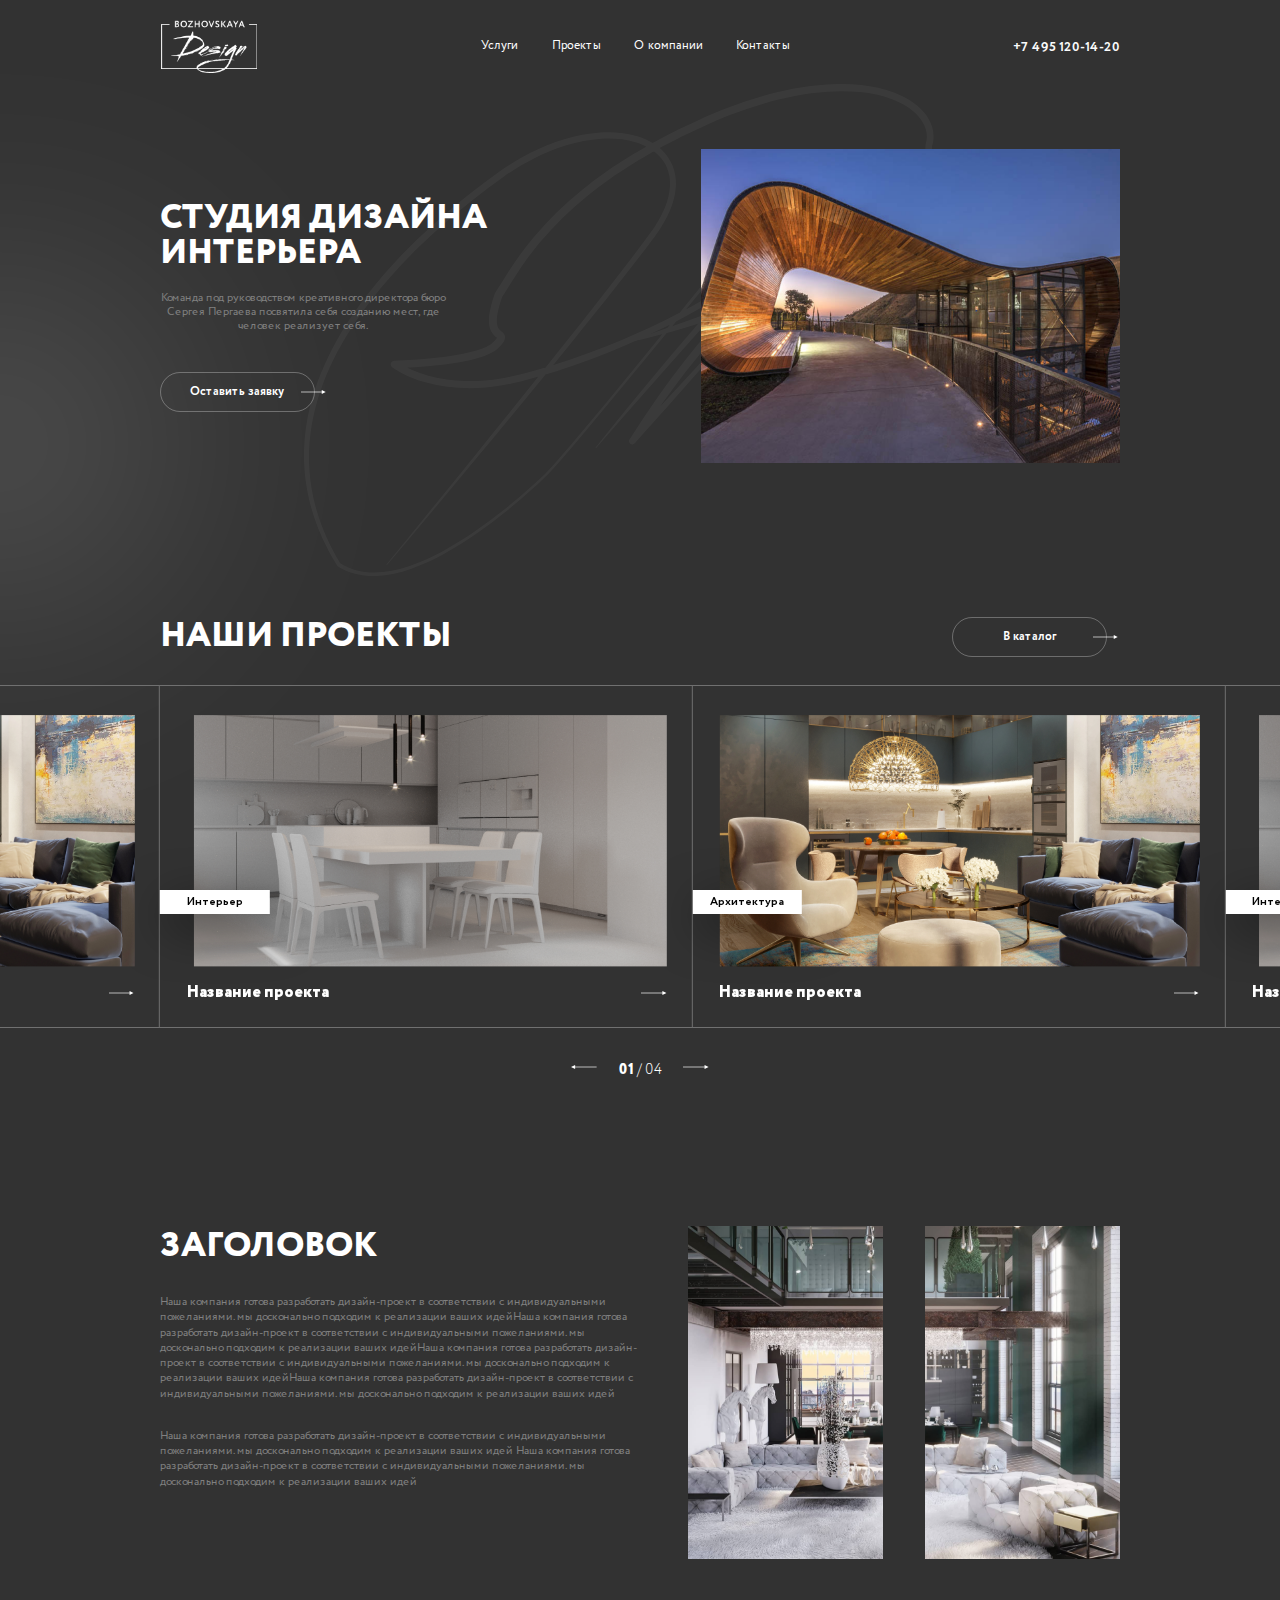
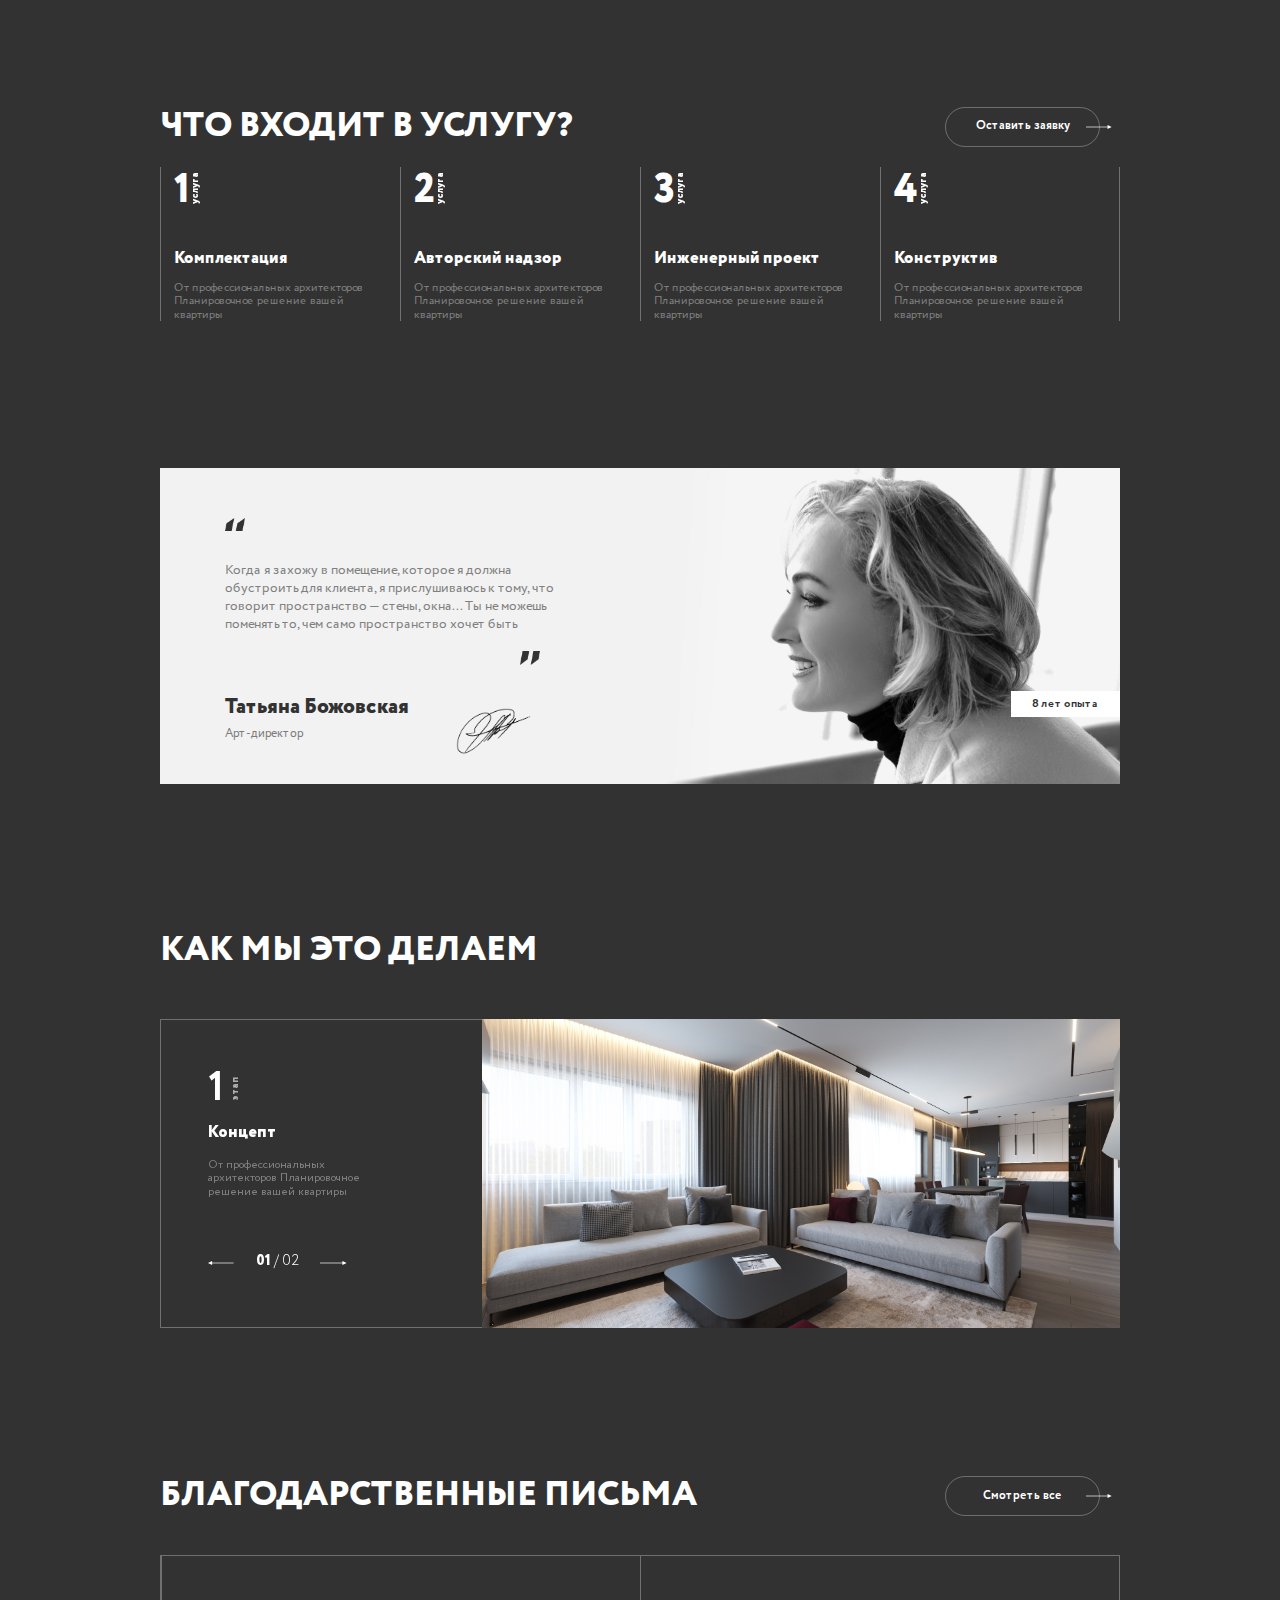
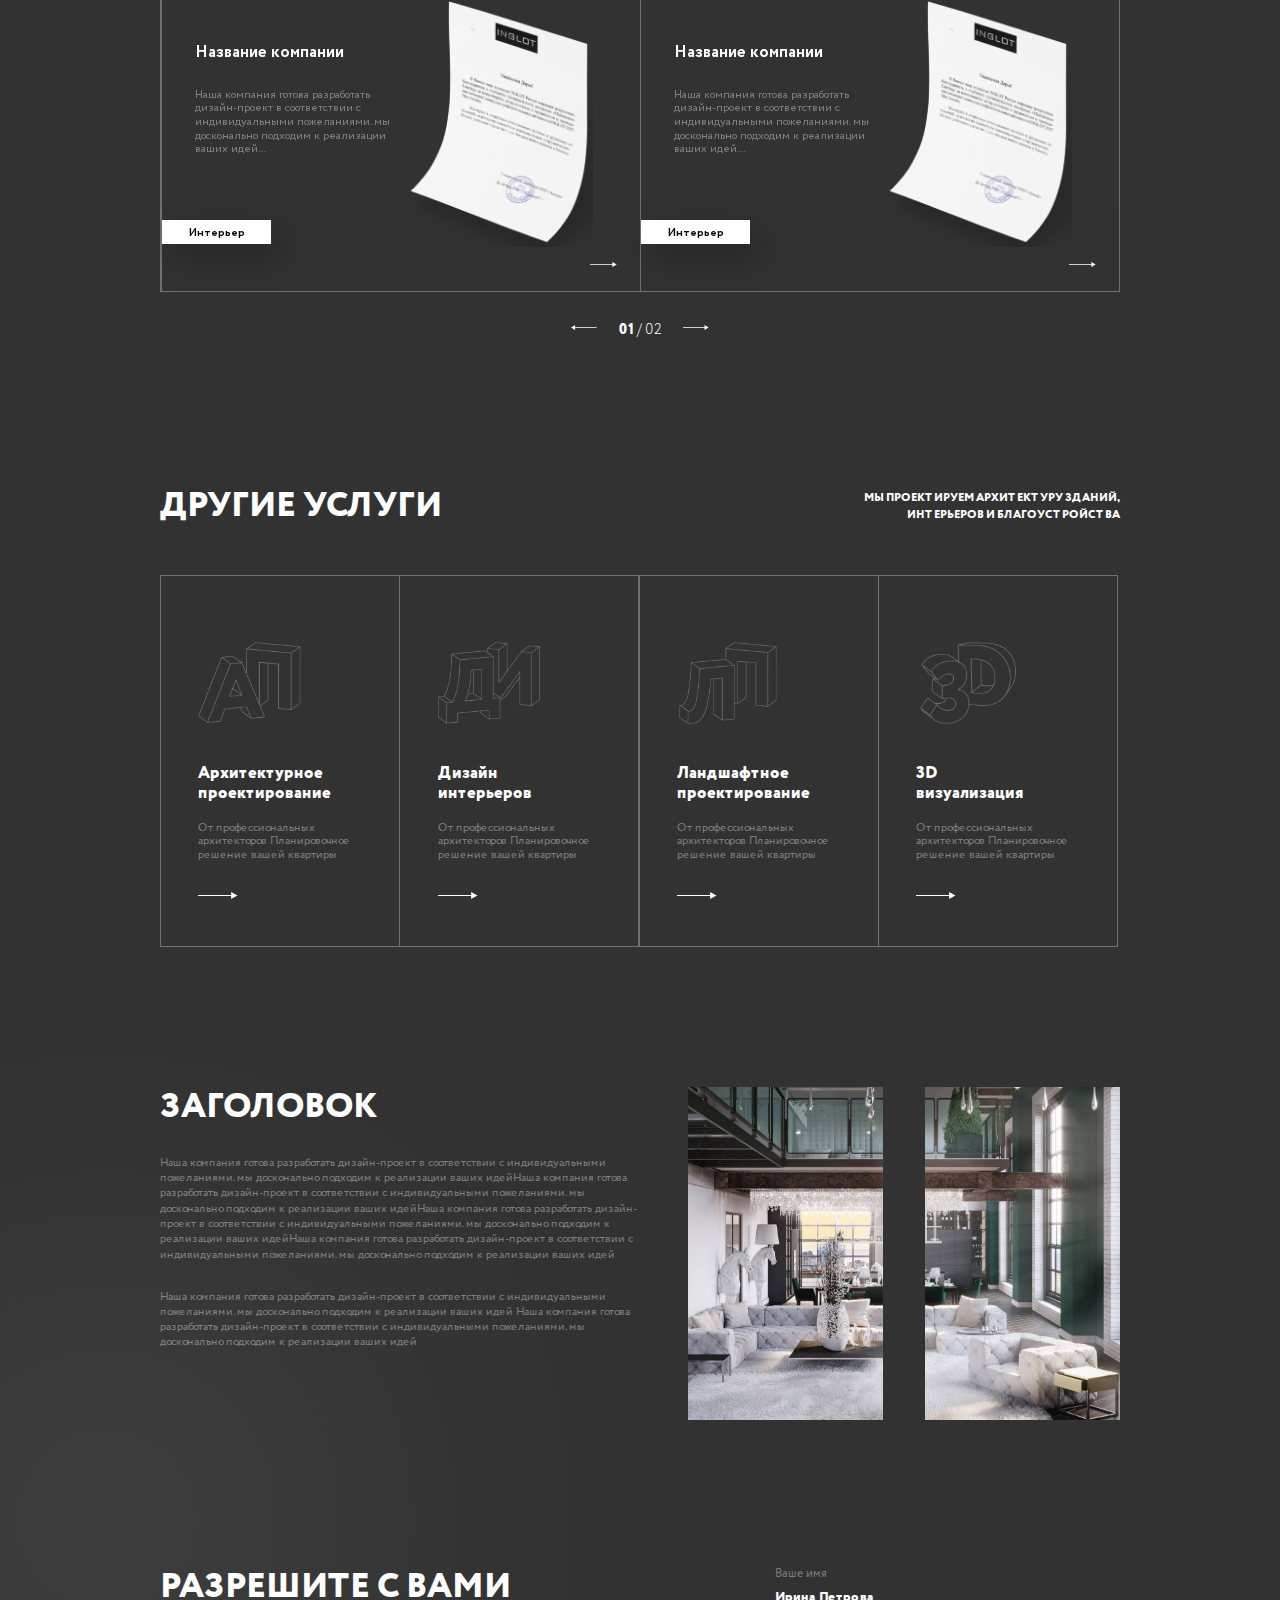
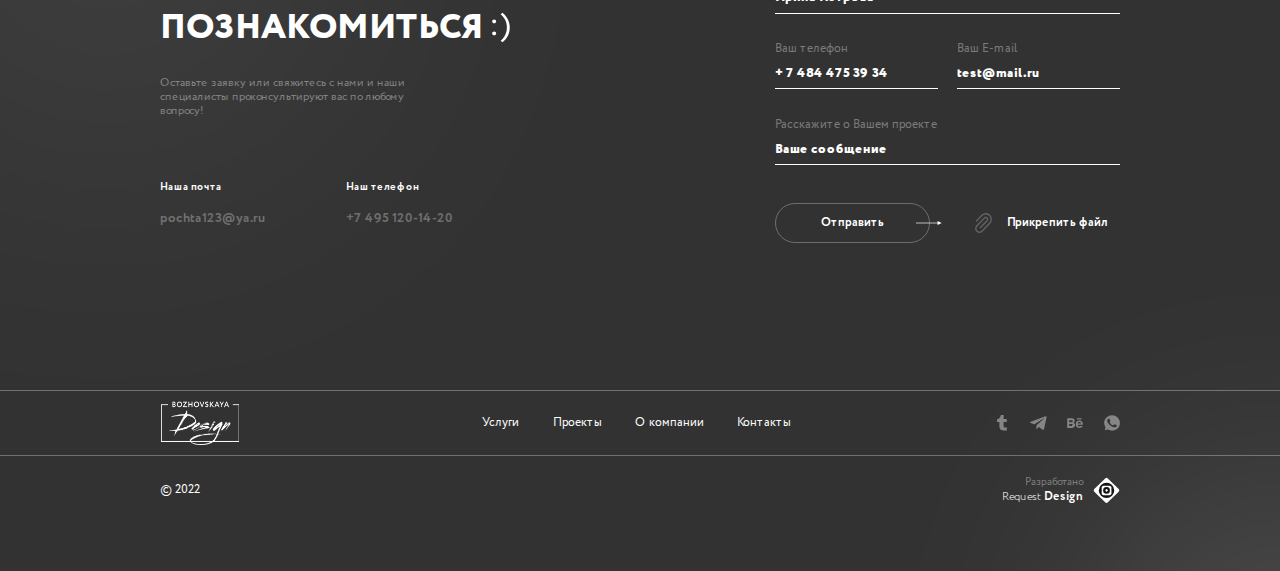
<file: seo.html>
<!DOCTYPE html>
<html lang="ru">

<head>
    <meta charset="utf-8">
    <meta name="viewport" content="width=device-width, initial-scale=1.0, shrink-to-fit=no">
    <meta name="description" content="another website">
    <link rel="stylesheet" href="./css/swiper-bundle.min.css">
    <link href="./css/style.css" rel="stylesheet">
    <title>title</title>
</head>

<body class="dark">
    <header class="header">
        <div class="container">
            <div class="header__inner">
                
                <button class="header__btn-mobile mobile">
                    <img src="./img/mobile-btn.svg" alt="">
                </button>

                <a class="header__logo logo" href="">
                    <img src="./img/logo.png" alt="">
                </a>

                <nav class="header__navigation desctop">
                    <ul class="header__nav-list">
                        <li class="header__nav-item">
                            <a href="">Услуги </a>
                        </li>
                        <li class="header__nav-item">
                            <a href=""> Проекты</a>
                        </li>
                        <li class="header__nav-item">
                            <a href="">О компании</a>
                        </li>
                        <li class="header__nav-item">
                            <a href="">Контакты</a>
                        </li>
                    </ul>
                </nav>

                <a class="header__tel" href="tel:+74951201420">+7 495 120-14-20
                    <img class="mobile" src="./img/phone-mob.png" alt="">
                </a>

                <div class="header__menu mobile">
                    <div class="header__top">
                        <button class="header__btn-mobile mobile">
                            <img src="./img/clouse.svg" alt="">
                        </button>

                        <a class="header__logo logo" href="">
                            <img src="./img/logo.png" alt="">
                        </a>

                        <a class="header__tel" href="tel:+74951201420">+7 495 120-14-20
                            <img class="mobile" src="./img/phone-mob.png" alt="">
                        </a>
                    </div>

                    <nav class="header__navigation">
                        <ul class="header__nav-list">
                            <li class="header__nav-item">
                                <a href="">Архитектурное проектирование</a>
                            </li>
                            <li class="header__nav-item">
                                <a href="">Дизайн интерьера</a>
                            </li>
                            <li class="header__nav-item">
                                <a href="">Ландшафтное проектирование</a>
                            </li>
                            <li class="header__nav-item">
                                <a href="">3D визуализация</a>
                            </li>
                            <li class="header__nav-item">
                                <a href="">Проекты</a>
                            </li>
                            <li class="header__nav-item">
                                <a href="">О компании</a>
                            </li>
                            <li class="header__nav-item">
                                <a href="">Контакты</a>
                            </li>
                        </ul>
                    </nav>

                    <a class="header__btn-mob btn" href="">Все услуги
                        <img src="./img/arrow.svg" alt="">
                    </a>

                    <div class="header__contact">
                        <div class="header__contact-item">
                            <div class="header__contact-name">Наша почта</div>
                            <a href="" class="header__contact-value">pochta123@ya.ru</a>
                        </div>
                        <div class="header__contact-item">
                            <div class="header__contact-name">Наш телефон</div>
                            <a href="tel:+74951201420" class="header__contact-value">+7 495 120-14-20</a>
                        </div>
                    </div> 
                    
                    <div class="header__social">
                        <a class="header__social-item" href="">
                            <img src="./img/telegram.svg" alt="">
                        </a>
                        <a class="header__social-item" href="">
                            <img src="./img/telegr-icon.svg" alt="">
                        </a>
                        <a class="header__social-item" href="">
                            <img src="./img/be-icon.svg" alt="">
                        </a>
                        <a class="header__social-item" href="">
                            <img src="./img/viber-icon.svg" alt="">
                        </a>
                    </div>
                </div>
            </div>
        </div>
    </header>

    <main class="main">
        <section class="banner-about seo">
            <img class="banner-about__substrate mobile" src="./img/signature-about.svg" alt="">

            <div class="container">
                <div class="banner-about__inner">
                    <img class="banner-about__substrate desctop" src="./img/signature-about.svg" alt="">
                    <div class="banner-about__text-block">
                        <div class="banner-about__title">студия дизайна
                            Интерьера</div>
                        <div class="banner-about__subtitle">Команда под руководством креативного директора бюро 
                            Сергея Пергаева посвятила себя созданию мест, где человек реализует себя.
                        </div>
                        <a class="banner-about__btn btn" href="">Оставить заявку
                            <img src="./img/arrow.svg" alt="">
                        </a>
                    </div>
                    <div class="banner-about__photo-block desctop">
                        <img src="./img/banner-seo.png" alt="">
                    </div>
                </div>
            </div>
            <div class="banner-about__photo-block mobile">
                <img src="./img/banner-seo-mob.png" alt="">
            </div>
        </section>

        <section class="projects page-seo">
            <div class="container">
                <div class="projects__inner">
                    <div class="projects__title-wrap">
                        <div class="projects__title">наши проекты</div>
                        <a class="projects__btn btn" href="">В каталог
                            <img src="./img/arrow.svg" alt="">
                        </a>
                    </div>

                    <div class="projects__slider swiper">
                        <div class="projects__slider-wrapper swiper-wrapper">
                            <div class="projects__slide swiper-slide">
                                <div class="projects__slide-sticker">Интерьер</div>
                                <div class="projects__slide-content">
                                    <div class="projects__slide-img">
                                        <img src="./img/project.png" alt="">
                                    </div>
                                    <div class="projects__slide-bottom">
                                        <div class="projects__slide-title">Название проекта
                                        </div>
                                        <a class="projects__slide-link" href="">
                                            <img src="./img/arrow.svg" alt="">
                                        </a>
                                    </div>
                                </div>
                            </div>
                            <div class="projects__slide swiper-slide">
                                <div class="projects__slide-sticker">Архитектура</div>
                                <div class="projects__slide-content">
                                    <div class="projects__slide-img">
                                        <img src="./img/project2.png" alt="">
                                    </div>
                                    <div class="projects__slide-bottom">
                                        <div class="projects__slide-title">Название проекта
                                        </div>
                                        <a class="projects__slide-link" href="">
                                            <img src="./img/arrow.svg" alt="">
                                        </a>
                                    </div>
                                </div>
                            </div>
                            <div class="projects__slide swiper-slide">
                                <div class="projects__slide-sticker">Интерьер</div>
                                <div class="projects__slide-content">
                                    <div class="projects__slide-img">
                                        <img src="./img/project.png" alt="">
                                    </div>
                                    <div class="projects__slide-bottom">
                                        <div class="projects__slide-title">Название проекта
                                        </div>
                                        <a class="projects__slide-link" href="">
                                            <img src="./img/arrow.svg" alt="">
                                        </a>
                                    </div>
                                </div>
                            </div>
                            <div class="projects__slide swiper-slide">
                                <div class="projects__slide-sticker">Архитектура</div>
                                <div class="projects__slide-content">
                                    <div class="projects__slide-img">
                                        <img src="./img/project2.png" alt="">
                                    </div>
                                    <div class="projects__slide-bottom">
                                        <div class="projects__slide-title">Название проекта
                                        </div>
                                        <a class="projects__slide-link" href="">
                                            <img src="./img/arrow.svg" alt="">
                                        </a>
                                    </div>
                                </div>
                            </div>
                        </div>
                    </div>

                    <div class="projects__control control">
                        <div class="projects__slider-arrow-prev arrow prev">
                            <img src="./img/arrow-prev.svg" alt="">
                        </div>
                        <div class="projects__pagination pagination"></div>
                        <div class="projects__slider-arrow-next arrow next">
                            <img src="./img/arrow.svg" alt="">
                        </div>
                    </div>
                </div>
            </div>
        </section>

        <section class="article-big">
            <div class="container">
                <div class="article-big__inner">
                    <div class="article-big__text-block">
                        <div class="article-big__title title">
                            заголовок
                        </div>
                        <div class="article-big__text">
                            <p>Наша компания готова разработать дизайн-проект в соответствии с 
                                индивидуальными пожеланиями. мы досконально подходим к 
                                реализации ваших идейНаша компания готова разработать дизайн-проект в 
                                соответствии с индивидуальными пожеланиями. мы досконально подходим к 
                                реализации ваших идейНаша компания готова разработать дизайн-проект в 
                                соответствии с индивидуальными пожеланиями. мы досконально подходим к 
                                реализации ваших идейНаша компания готова разработать дизайн-проект в 
                                соответствии с индивидуальными 
                                пожеланиями. мы досконально подходим к реализации ваших идей
                            </p>
                            <p>Наша компания готова разработать дизайн-проект в соответствии с 
                                индивидуальными пожеланиями. мы досконально подходим к реализации ваших 
                                идей Наша компания готова разработать дизайн-проект в соответствии с 
                                индивидуальными пожеланиями. мы досконально подходим к реализации ваших идей
                            </p>
                        </div>
                    </div>
                    <div class="article-big__img-block">
                        <img src="./img/article-big1.png" alt="">
                        <img src="./img/article-big2.png" alt="">
                    </div>
                </div>
            </div>
        </section>

        <section class="additionally">
            <div class="container">
                <div class="additionally__inner">
                    <div class="additionally__title-wrap title-wrap">
                        <div class="additionally__title title">что входит в услугу?</div>
                        <a class="additionally__btn btn" href="">Оставить заявку
                            <img src="./img/arrow.svg" alt="">
                        </a>
                    </div>
                    <div class="additionally__content">
                        <div class="additionally__box">
                            <div class="additionally__number-wrap">
                                <div class="additionally__number">1</div>
                                <div class="additionally__key">услуга</div>
                            </div>
                            <div class="additionally__box-title">Комплектация</div>
                            <div class="additionally__box-subtitle">От профессиональных 
                                архитекторов 
                                Планировочное решение вашей квартиры
                            </div>
                        </div>
                        <div class="additionally__box">
                            <div class="additionally__number-wrap">
                                <div class="additionally__number">2</div>
                                <div class="additionally__key">услуга</div>
                            </div>
                            <div class="additionally__box-title">Авторский надзор</div>
                            <div class="additionally__box-subtitle">От профессиональных 
                                архитекторов 
                                Планировочное решение вашей квартиры
                            </div>
                        </div>
                        <div class="additionally__box">
                            <div class="additionally__number-wrap">
                                <div class="additionally__number">3</div>
                                <div class="additionally__key">услуга</div>
                            </div>
                            <div class="additionally__box-title">Инженерный проект</div>
                            <div class="additionally__box-subtitle">От профессиональных 
                                архитекторов 
                                Планировочное решение вашей квартиры
                            </div>
                        </div>
                        <div class="additionally__box">
                            <div class="additionally__number-wrap">
                                <div class="additionally__number">4</div>
                                <div class="additionally__key">услуга</div>
                            </div>
                            <div class="additionally__box-title">Конструктив</div>
                            <div class="additionally__box-subtitle">От профессиональных 
                                архитекторов 
                                Планировочное решение вашей квартиры
                            </div>
                        </div>
                    </div>
                </div>
            </div>
        </section>

        <section class="article dark">
            <div class="container">
                <div class="article__inner">
                    <div class="article__sticker">
                        8 лет опыта
                    </div>
                    <div class="article__content">
                        <div class="article__text">
                            <img class="article__quotes" src="./img/quotes.png" alt="">
                            <img class="article__quotes" src="./img/quotes.png" alt="">
                            <p>
                                Когда я захожу в помещение, которое я
                                должна обустроить для клиента, я прислушиваюсь к тому,
                                что говорит пространство — стены, окна...
                                Ты не можешь поменять то, чем само пространство хочет быть
                            </p>
                        </div>
                        <div class="article__author-info">
                            <div class="article__author-wrap">
                                <div class="article__author">Татьяна Божовская</div>
                                <div class="article__position">Арт-директор</div>
                            </div>
                            <div class="article__author-signature">
                                <img src="./img/signature.png" alt="">
                            </div>
                        </div>
                    </div>
                    <div class="article__photo">
                        <img class="desctop" src="./img/photo.png" alt="">
                        <img class="mobile" src="./img/photo-mob.png" alt="">
                    </div>
                </div>
            </div>

        </section>

        <section class="process">
            <div class="container">
                <div class="process__inner">
                    <div class="process__title title">как мы это делаем</div>
                    <div class="process__slider swiper">
                        <div class="process__slider-wrapper swiper-wrapper">
                            <div class="process__slide swiper-slide">
                                <div class="process__slide-text">
                                    <div class="process__box-info">
                                        <div class="process__box-number">1</div>
                                        <div class="process__box-name">этап</div>
                                    </div>
                                    <div class="process__box-title">Концепт</div>
                                    <div class="process__box-subtitle">От профессиональных архитекторов
                                        Планировочное решение вашей квартиры
                                    </div>

                                    <div class="process__control control">
                                        <div class="process__slider-arrow-prev arrow prev">
                                            <img src="./img/arrow-prev.svg" alt="">
                                        </div>
                                        <div class="process__pagination pagination"></div>
                                        <div class="process__slider-arrow-next arrow next">
                                            <img src="./img/arrow.svg" alt="">
                                        </div>
                                    </div>
                                </div>
                                <div class="process__slide-photo">
                                    <img src="./img/process-photo.png" alt="">
                                </div>
                            </div>
                            <div class="process__slide swiper-slide">
                                <div class="process__slide-text">
                                    <div class="process__box-info">
                                        <div class="process__box-number">2</div>
                                        <div class="process__box-name">этап</div>
                                    </div>
                                    <div class="process__box-title">Концепт</div>
                                    <div class="process__box-subtitle">От профессиональных архитекторов
                                        Планировочное решение вашей квартиры
                                    </div>

                                    <div class="process__control control">
                                        <div class="process__slider-arrow-prev arrow prev">
                                            <img src="./img/arrow-prev.svg" alt="">
                                        </div>
                                        <div class="process__pagination pagination"></div>
                                        <div class="process__slider-arrow-next arrow next">
                                            <img src="./img/arrow.svg" alt="">
                                        </div>
                                    </div>

                                </div>
                                <div class="process__slide-photo">
                                    <img src="./img/process-photo.png" alt="">
                                </div>
                            </div>
                        </div>
                    </div>
                </div>
            </div>
        </section>

        <section class="reviews">
            <div class="container">
                <div class="reviews__inner">
                    <div class="reviews__title-wrap title-wrap">
                        <div class="reviews__title title">Благодарственные письма</div>
                        <a class="reviews__btn btn" href="">Смотреть все
                            <img src="./img/arrow.svg" alt="">
                        </a>
                    </div>
                    <div class="reviews__slider swiper">
                        <div class="reviews__slider-wrapper swiper-wrapper">
                            <div class="reviews__slide swiper-slide">
                                <div class="reviews__sticker">Интерьер</div>
                                <a class="reviews__box-link" href="">
                                    <img src="./img/arrow.svg" alt="">
                                </a>
                                <div class="reviews__content">
                                    <div class="reviews__slide-title">Название компании</div>
                                    <div class="reviews__slide-subtitle">Наша компания готова разработать
                                        дизайн-проект в соответствии с индивидуальными пожеланиями.
                                        мы досконально подходим к реализации ваших идей...
                                    </div>
                                </div>
                                <div class="reviews__photo-block">
                                    <img src="./img/rew.png" alt="">
                                </div>
                            </div>
                            <div class="reviews__slide swiper-slide">
                                <div class="reviews__sticker">Интерьер</div>
                                <a class="reviews__box-link" href="">
                                    <img src="./img/arrow.svg" alt="">
                                </a>
                                <div class="reviews__content">
                                    <div class="reviews__slide-title">Название компании</div>
                                    <div class="reviews__slide-subtitle">Наша компания готова разработать
                                        дизайн-проект в соответствии с индивидуальными пожеланиями.
                                        мы досконально подходим к реализации ваших идей...
                                    </div>
                                </div>
                                <div class="reviews__photo-block">
                                    <img src="./img/rew.png" alt="">
                                </div>
                            </div>
                            <div class="reviews__slide swiper-slide">
                                <div class="reviews__sticker">Интерьер</div>
                                <a class="reviews__box-link" href="">
                                    <img src="./img/arrow.svg" alt="">
                                </a>
                                <div class="reviews__content">
                                    <div class="reviews__slide-title">Название компании</div>
                                    <div class="reviews__slide-subtitle">Наша компания готова разработать
                                        дизайн-проект в соответствии с индивидуальными пожеланиями.
                                        мы досконально подходим к реализации ваших идей...
                                    </div>
                                </div>
                                <div class="reviews__photo-block">
                                    <img src="./img/rew.png" alt="">
                                </div>
                            </div>
                        </div>
                    </div>
                    <div class="reviews__control control">
                        <div class="reviews__slider-arrow-prev arrow prev">
                            <img src="./img/arrow-prev.svg" alt="">
                        </div>
                        <div class="reviews__pagination pagination"></div>
                        <div class="reviews__slider-arrow-next arrow next">
                            <img src="./img/arrow.svg" alt="">
                        </div>
                    </div>
                </div>
            </div>
        </section>

        <section class="our-services page-seo mini-blocks">
            <div class="container">
                <div class="our-services__inner">
                    <div class="our-services__title-wrap title-wrap">
                        <div class="our-services__title title">другие услуги</div>
                        <div class="our-services__subtitle subtitle">Мы проектируем архитектуру зданий, 
                            интерьеров и благоустройства
                        </div>
                    </div>
                    <div class="our-services__content">
                        <div class="our-services__box">
                            <div class="our-services__box-img">
                                <img class="black" src="./img/ser-black1.png" alt="">
                                <img class="white" src="./img/ser-white1.png" alt="">
                            </div>
                                <div class="our-services__box-title">Архитектурное
                                    проектирование</div>
                                <div class="our-services__box-subtitle">От профессиональных
                                    архитекторов
                                    Планировочное решение вашей квартиры
                                </div>
                            <a class="our-services__box-link" href="">
                                <img class="start" src="./img/arrow-black.svg" alt="">
                                <img class="hover" src="./img/arrow.svg" alt="">
                            </a>
                        </div>
                        <div class="our-services__box">
                            <div class="our-services__box-img">
                                <img class="black" src="./img/ser-black2.png" alt="">
                                <img class="white" src="./img/ser-white2.png" alt="">
                            </div>
                                <div class="our-services__box-title">Дизайн
                                    интерьеров</div>
                                <div class="our-services__box-subtitle">От профессиональных
                                    архитекторов
                                    Планировочное решение вашей квартиры
                                </div>
                            <a class="our-services__box-link" href="">
                                <img class="start" src="./img/arrow-black.svg" alt="">
                                <img class="hover" src="./img/arrow.svg" alt="">
                            </a>
                        </div>
                        <div class="our-services__box">
                            <div class="our-services__box-img">
                                <img class="black" src="./img/ser-black3.png" alt="">
                                <img class="white" src="./img/ser-white3.png" alt="">
                            </div>
                                    <div class="our-services__box-title">Ландшафтное
                                        проектирование</div>
                                    <div class="our-services__box-subtitle">От профессиональных
                                        архитекторов
                                        Планировочное решение вашей квартиры
                                    </div>
                            <a class="our-services__box-link" href="">
                                <img class="start" src="./img/arrow-black.svg" alt="">
                                <img class="hover" src="./img/arrow.svg" alt="">
                            </a>
                        </div>
                        <div class="our-services__box">
                            <div class="our-services__box-img">
                                <img class="black" src="./img/ser-black4.png" alt="">
                                <img class="white" src="./img/ser-white4.png" alt="">
                            </div>
                            <div class="our-services__box-title">3D
                                визуализация</div>
                            <div class="our-services__box-subtitle">От профессиональных
                                архитекторов
                                Планировочное решение вашей квартиры
                            </div>
                            <a class="our-services__box-link" href="">
                                <img class="start" src="./img/arrow-black.svg" alt="">
                                <img class="hover" src="./img/arrow.svg" alt="">
                            </a>
                        </div>
                    </div>
                </div>
            </div>
        </section>

        <section class="article-big">
            <div class="container">
                <div class="article-big__inner">
                    <div class="article-big__text-block">
                        <div class="article-big__title title">
                            заголовок
                        </div>
                        <div class="article-big__text">
                            <p>Наша компания готова разработать дизайн-проект в соответствии с 
                                индивидуальными пожеланиями. мы досконально подходим к 
                                реализации ваших идейНаша компания готова разработать дизайн-проект в 
                                соответствии с индивидуальными пожеланиями. мы досконально подходим к 
                                реализации ваших идейНаша компания готова разработать дизайн-проект в 
                                соответствии с индивидуальными пожеланиями. мы досконально подходим к 
                                реализации ваших идейНаша компания готова разработать дизайн-проект в 
                                соответствии с индивидуальными 
                                пожеланиями. мы досконально подходим к реализации ваших идей
                            </p>
                            <p>Наша компания готова разработать дизайн-проект в соответствии с 
                                индивидуальными пожеланиями. мы досконально подходим к реализации ваших 
                                идей Наша компания готова разработать дизайн-проект в соответствии с 
                                индивидуальными пожеланиями. мы досконально подходим к реализации ваших идей
                            </p>
                        </div>
                    </div>
                    <div class="article-big__img-block">
                        <img src="./img/article-big1.png" alt="">
                        <img src="./img/article-big2.png" alt="">
                    </div>
                </div>
            </div>
        </section>

        <section class="feedback">
            <div class="container">
                <div class="feedback__inner">
                    <div class="feedback__content">
                        <div class="feedback__title">Разрешите с вами
                            <span>познакомиться
                                <div class="feedback__title-smile">
                                    <img src="./img/smile.svg" alt="">
                                </div>
                            </span>
                        </div>
                        <div class="feedback__subtitle">Оставьте заявку или свяжитесь с нами и
                            наши специалисты проконсультируют вас по любому вопросу!</div>
                        <div class="feedback__contact desctop">
                            <div class="feedback__contact-item">
                                <div class="feedback__contact-name">Наша почта</div>
                                <a href="" class="feedback__contact-value">pochta123@ya.ru</a>
                            </div>
                            <div class="feedback__contact-item">
                                <div class="feedback__contact-name">Наш телефон</div>
                                <a href="tel:+74951201420" class="feedback__contact-value">+7 495 120-14-20</a>
                            </div>
                        </div>
                    </div>
                    <form class="feedback__form" action="">
                        <div class="feedback__inputs">
                            <label class="feedback__form-label" for="">
                                <div class="feedback__input-name">Ваше имя</div>
                                <input class="feedback__form-input" type="text" placeholder="Ирина Петрова">
                            </label>
                            <label class="feedback__form-label" for="">
                                <div class="feedback__input-name">Ваш телефон</div>
                                <input class="feedback__form-input" type="text" placeholder="+ 7 484 475 39 34">
                            </label>
                            <label class="feedback__form-label" for="">
                                <div class="feedback__input-name">Ваш E-mail</div>
                                <input class="feedback__form-input" type="text" placeholder="test@mail.ru">
                            </label>
                            <label class="feedback__form-label" for="">
                                <div class="feedback__input-name">Расскажите о Вашем проекте</div>
                                <input class="feedback__form-input" type="text" placeholder="Ваше сообщение">
                            </label>
                        </div>
                        <div class="feedback__form-bottom">
                            <a class="feedback__btn btn" href="">Отправить
                                <img src="./img/arrow.svg" alt="">
                            </a>
                            <a href="" class="feedback__form-attach">
                                <img src="./img/attach.svg" alt="">
                                Прикрепить файл
                            </a>
                        </div>
                    </form>

                    <div class="feedback__contact mobile">
                        <div class="feedback__contact-item">
                            <div class="feedback__contact-name">Наша почта</div>
                            <a href="" class="feedback__contact-value">pochta123@ya.ru</a>
                        </div>
                        <div class="feedback__contact-item">
                            <div class="feedback__contact-name">Наш телефон</div>
                            <a href="tel:+74951201420" class="feedback__contact-value">+7 495 120-14-20</a>
                        </div>
                    </div>  

                </div>
            </div>
        </section>
    </main>


    
    <footer class="footer">
        <div class="container">
            <div class="footer__inner">
                <div class="footer__top">
                    <a class="footer__logo logo" href="">
                        <img src="./img/logo.png" alt="">
                    </a>

                    <ul class="footer__nav-list">
                        <li class="footer__nav-item">
                            <a href="">Услуги </a>
                        </li>
                        <li class="footer__nav-item">
                            <a href=""> Проекты</a>
                        </li>
                        <li class="footer__nav-item">
                            <a href="">О компании</a>
                        </li>
                        <li class="footer__nav-item">
                            <a href="">Контакты</a>
                        </li>
                    </ul>

                    <div class="footer__social">
                        <a class="footer__social-item" href="">
                            <img src="./img/telegram.svg" alt="">
                        </a>
                        <a class="footer__social-item" href="">
                            <img src="./img/telegr-icon.svg" alt="">
                        </a>
                        <a class="footer__social-item" href="">
                            <img src="./img/be-icon.svg" alt="">
                        </a>
                        <a class="footer__social-item" href="">
                            <img src="./img/viber-icon.svg" alt="">
                        </a>
                    </div>
                </div>

                <div class="footer__bottom">
                    <div class="footer__small">
                        © 2022
                    </div>

                    <div class="footer__dev">
                        <div class="footer__dev-name">
                            <div class="footer__dev-name-key">Разработано</div>
                            <div class="footer__dev-name-value">Request<span> Design</span></div>
                        </div>
                        <a class="footer__dev-logo" href="">
                            <img src="./img/logo-request.svg" alt="">
                        </a>
                    </div>
                </div>
            </div>
        </div>
    </footer>


    <script src="./js/swiper-bundle.min.js"></script>
    <script src="./js/jquery-3.5.1.min.js"></script>
    <script src="./js/main.js"></script>
</body>
</html>
</file>
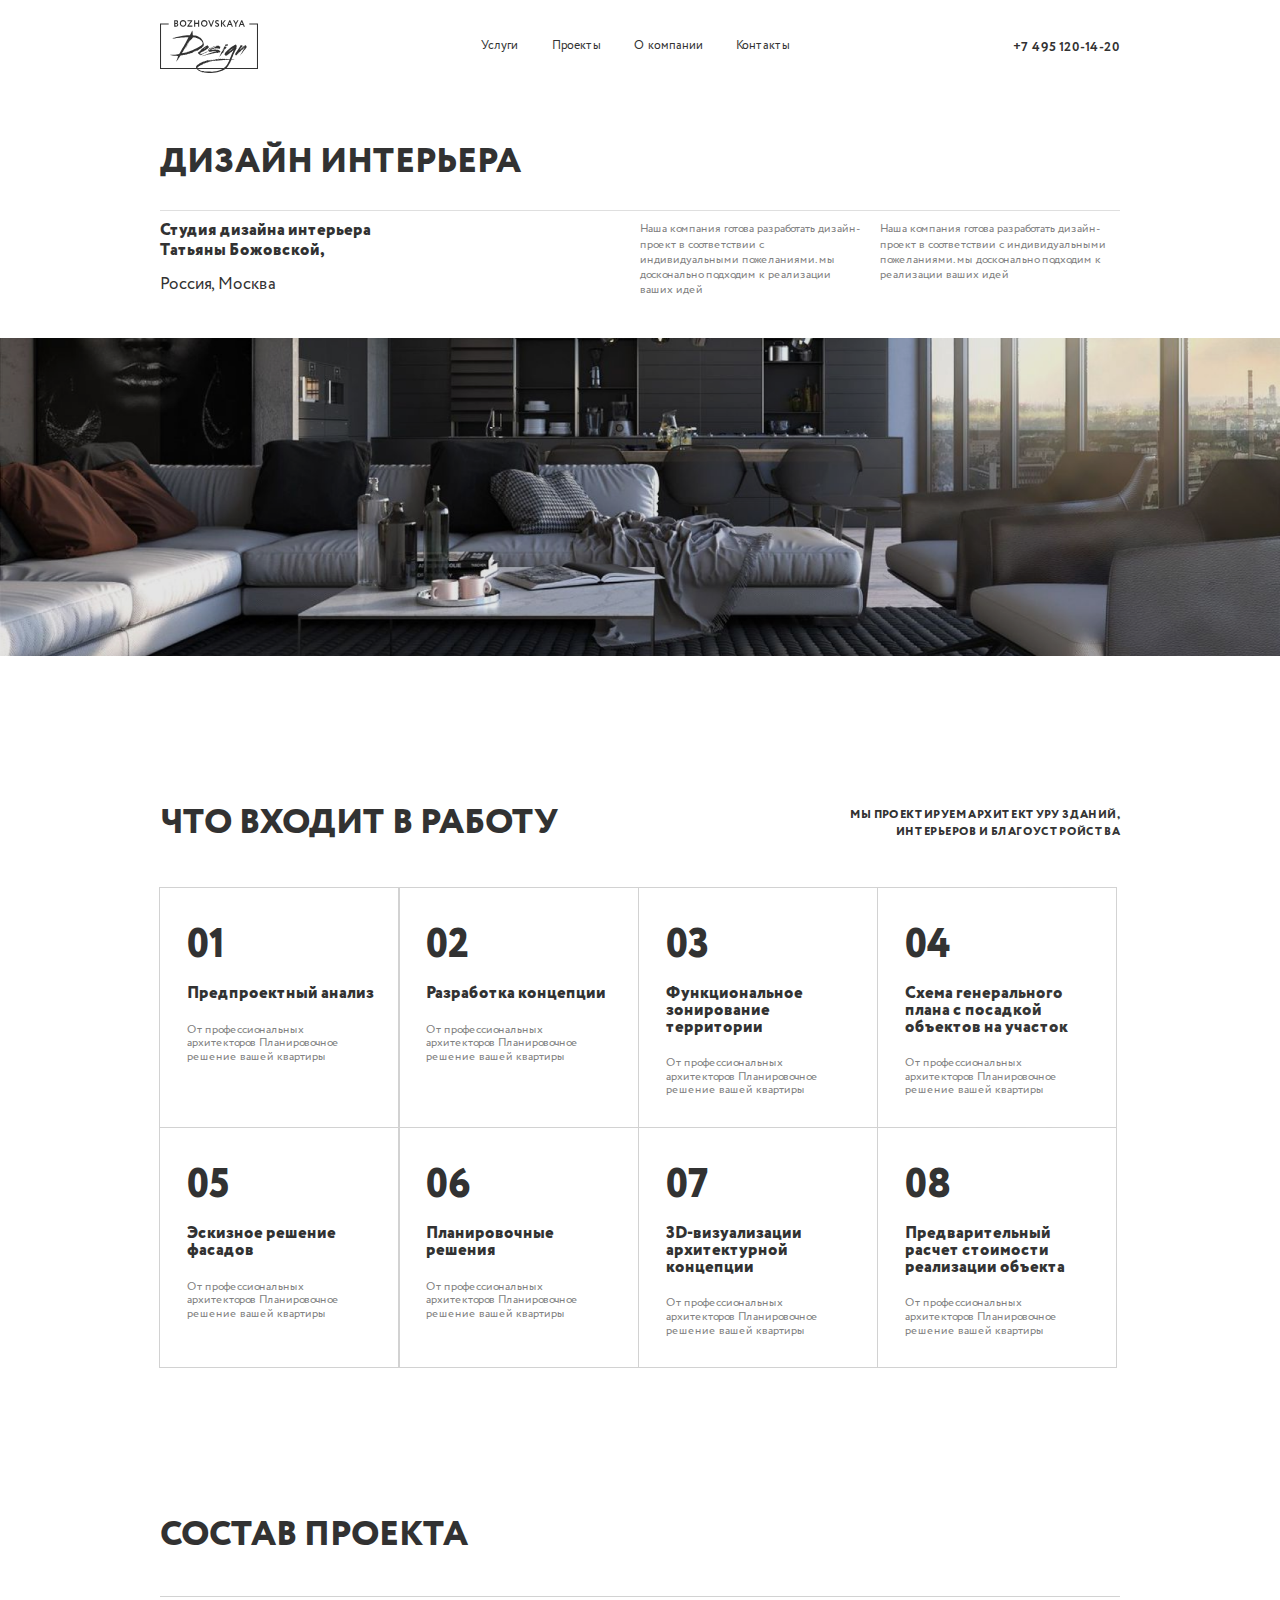
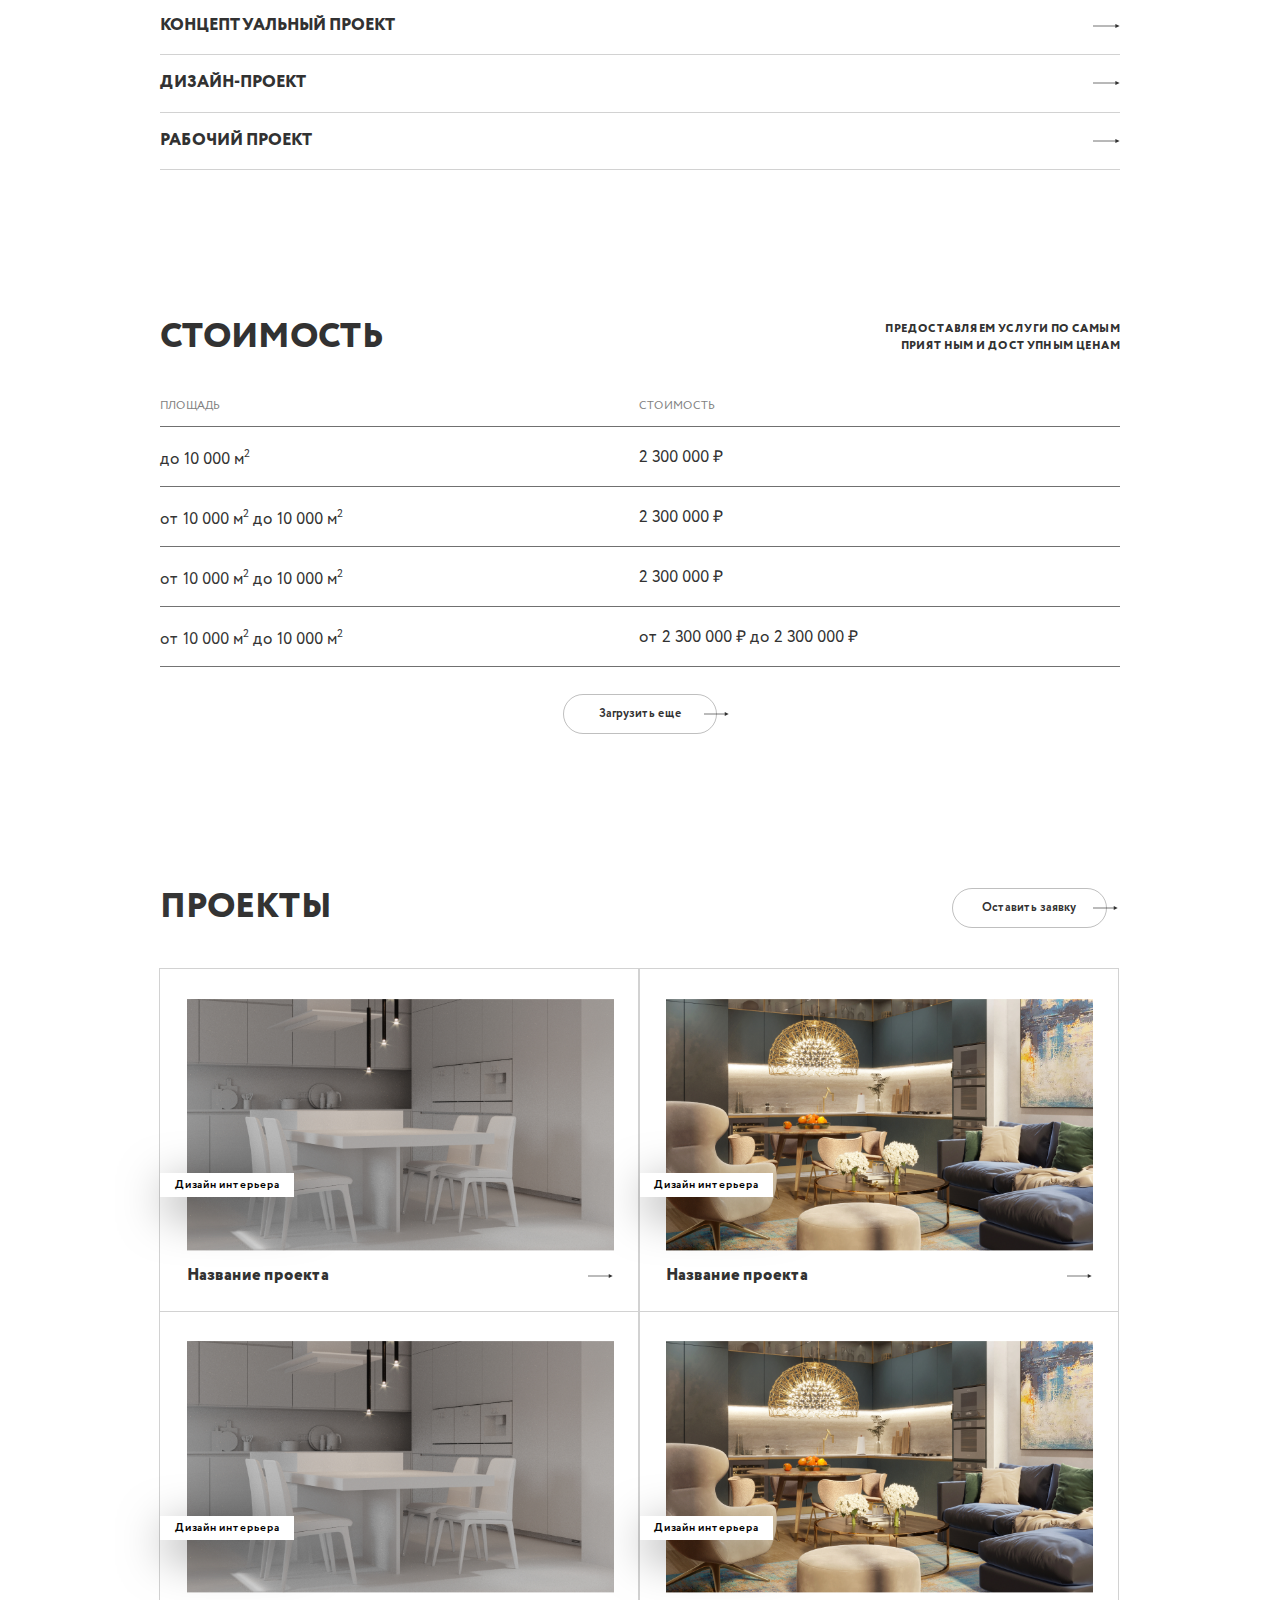
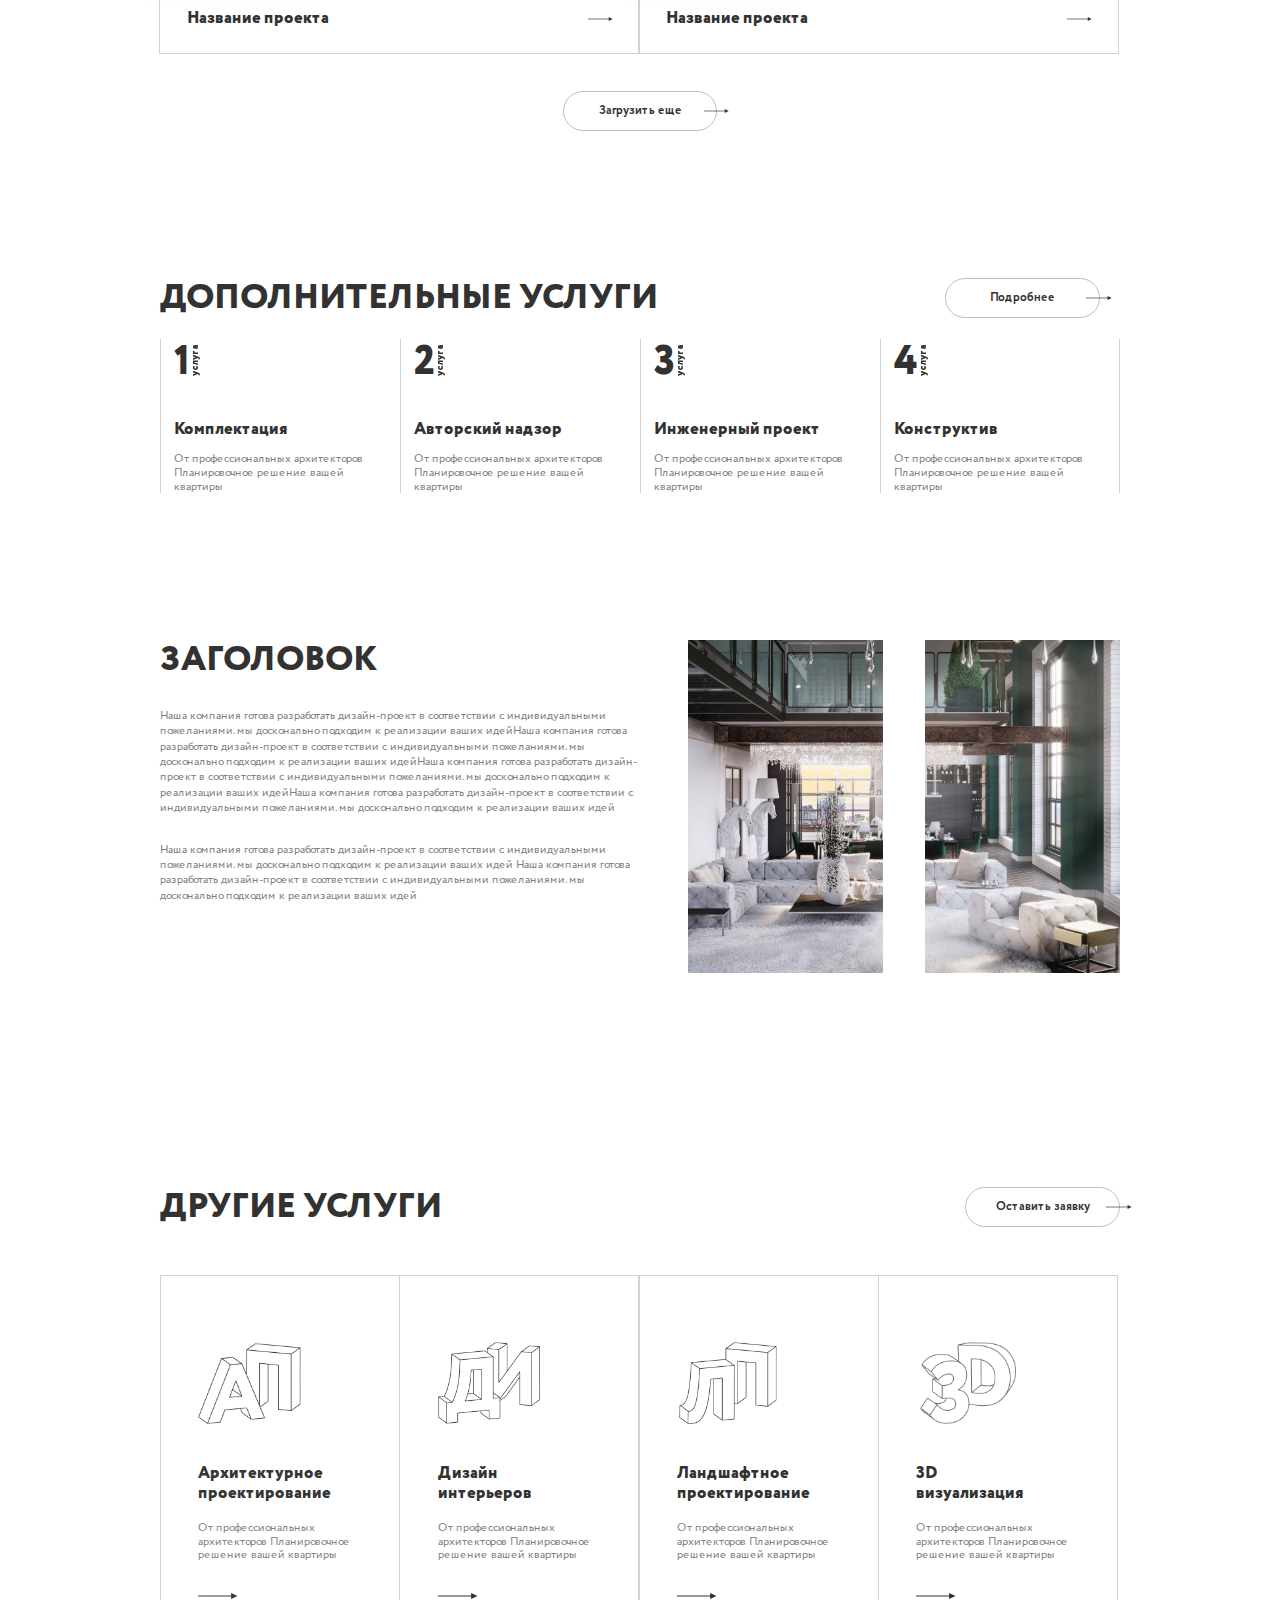
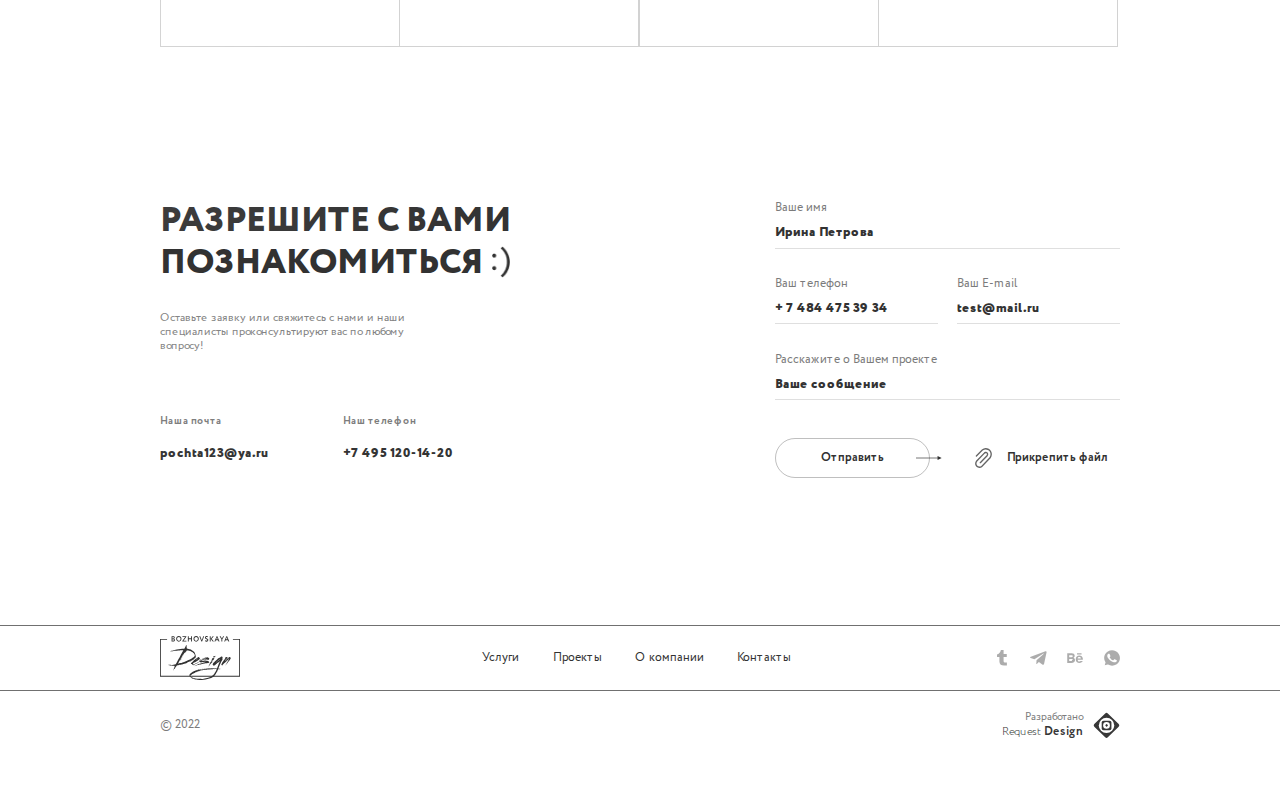
<file: services-typical.html>
<!DOCTYPE html>
<html lang="ru">

<head>
    <meta charset="utf-8">
    <meta name="viewport" content="width=device-width, initial-scale=1.0, shrink-to-fit=no">
    <meta name="description" content="another website">
    <link rel="stylesheet" href="./css/swiper-bundle.min.css">
    <link href="./css/style.css" rel="stylesheet">
    <title>title</title>
</head>

<body>
    <header class="header header--dark">
        <div class="container">
            <div class="header__inner">

                <button class="header__btn-mobile mobile">
                    <img src="./img/burger-dark.svg" alt="">
                </button>

                <a class="header__logo logo" href="">
                    <img src="./img/logo-dark.svg" alt="">
                </a>

                <nav class="header__navigation desctop">
                    <ul class="header__nav-list">
                        <li class="header__nav-item">
                            <a href="">Услуги </a>
                        </li>
                        <li class="header__nav-item">
                            <a href=""> Проекты</a>
                        </li>
                        <li class="header__nav-item">
                            <a href="">О компании</a>
                        </li>
                        <li class="header__nav-item">
                            <a href="">Контакты</a>
                        </li>
                    </ul>
                </nav>

                <a class="header__tel" href="tel:+74951201420">+7 495 120-14-20
                    <img class="mobile" src="./img/phone-mob-black.svg" alt="">
                </a>

                <div class="header__menu mobile on-white-page">
                    <div class="header__top">
                        <button class="header__btn-mobile mobile">
                            <img src="./img/clouse.svg" alt="">
                        </button>

                        <a class="header__logo logo" href="">
                            <img src="./img/logo.png" alt="">
                        </a>

                        <a class="header__tel" href="tel:+74951201420">+7 495 120-14-20
                            <img class="mobile" src="./img/phone-mob.png" alt="">
                        </a>
                    </div>

                    <nav class="header__navigation">
                        <ul class="header__nav-list">
                            <li class="header__nav-item">
                                <a href="">Архитектурное проектирование</a>
                            </li>
                            <li class="header__nav-item">
                                <a href="">Дизайн интерьера</a>
                            </li>
                            <li class="header__nav-item">
                                <a href="">Ландшафтное проектирование</a>
                            </li>
                            <li class="header__nav-item">
                                <a href="">3D визуализация</a>
                            </li>
                            <li class="header__nav-item">
                                <a href="">Проекты</a>
                            </li>
                            <li class="header__nav-item">
                                <a href="">О компании</a>
                            </li>
                            <li class="header__nav-item">
                                <a href="">Контакты</a>
                            </li>
                        </ul>
                    </nav>

                    <a class="header__btn-mob btn" href="">Все услуги
                        <img src="./img/arrow.svg" alt="">
                    </a>

                    <div class="header__contact">
                        <div class="header__contact-item">
                            <div class="header__contact-name">Наша почта</div>
                            <a href="" class="header__contact-value">pochta123@ya.ru</a>
                        </div>
                        <div class="header__contact-item">
                            <div class="header__contact-name">Наш телефон</div>
                            <a href="tel:+74951201420" class="header__contact-value">+7 495 120-14-20</a>
                        </div>
                    </div> 
                    
                    <div class="header__social">
                        <a class="header__social-item" href="">
                            <img src="./img/telegram.svg" alt="">
                        </a>
                        <a class="header__social-item" href="">
                            <img src="./img/telegr-icon.svg" alt="">
                        </a>
                        <a class="header__social-item" href="">
                            <img src="./img/be-icon.svg" alt="">
                        </a>
                        <a class="header__social-item" href="">
                            <img src="./img/viber-icon.svg" alt="">
                        </a>
                    </div>
                </div>
            </div>
        </div>
    </header>

    <main class="main">

        <section class="services-banner">
            <div class="container">
                <div class="services-banner__inner">
                    <div class="services-banner__title title">Дизайн интерьера</div>
                    <div class="services-banner__content">
                            <div class="services-banner__about">
                                <div class="services-banner__about-title">Студия дизайна интерьера Татьяны Божовской,</div>
                                <div class="services-banner__about-subtitle">Россия, Москва</div>
                                </div>
                        <div class="services-banner__text-block">
                            <p>Наша компания готова разработать дизайн-проект в соответствии с 
                                индивидуальными пожеланиями. мы досконально подходим к реализации 
                                ваших идей
                            </p>
                            <p>Наша компания готова разработать дизайн-проект в соответствии с 
                                индивидуальными пожеланиями. мы досконально подходим к 
                                реализации ваших идей
                            </p>
                        </div>
                    </div>
                </div>
            </div>
            <div class="services-banner__photo">
                <img src="./img/services-banner.png" alt="">
            </div>
        </section>

        <section class="steps white">
            <div class="container">
                <div class="steps__inner">
                    <div class="steps__title-wrap title-wrap">
                        <div class="steps__title title title--black">что входит в работу</div>
                        <div class="steps__subtitle subtitle subtitle--black">Мы проектируем архитектуру зданий, 
                            интерьеров и благоустройства
                        </div>
                    </div>
                    <div class="steps__content">
                        <div class="steps__box">
                            <div class="steps__box-stage">01</div>
                            <div class="steps__box-title">Предпроектный анализ</div>
                            <div class="steps__box-subtitle">От профессиональных архитекторов 
                                Планировочное решение вашей квартиры
                            </div>
                        </div>
                        <div class="steps__box">
                            <div class="steps__box-stage">02</div>
                            <div class="steps__box-title">Разработка концепции</div>
                            <div class="steps__box-subtitle">От профессиональных архитекторов 
                                Планировочное решение вашей квартиры
                            </div>
                        </div>
                        <div class="steps__box">
                            <div class="steps__box-stage">03</div>
                            <div class="steps__box-title">Функциональное зонирование территории</div>
                            <div class="steps__box-subtitle">От профессиональных архитекторов 
                                Планировочное решение вашей квартиры
                            </div>
                        </div>
                        <div class="steps__box desctop">
                            <div class="steps__box-stage">04</div>
                            <div class="steps__box-title">Схема генерального плана с 
                                посадкой объектов на участок</div>
                            <div class="steps__box-subtitle">От профессиональных архитекторов 
                                Планировочное решение вашей квартиры
                            </div>
                        </div>
                        <div class="steps__box desctop">
                            <div class="steps__box-stage">05</div>
                            <div class="steps__box-title">Эскизное решение фасадов</div>
                            <div class="steps__box-subtitle">От профессиональных архитекторов 
                                Планировочное решение вашей квартиры
                            </div>
                        </div>
                        <div class="steps__box desctop">
                            <div class="steps__box-stage">06</div>
                            <div class="steps__box-title">Планировочные решения</div>
                            <div class="steps__box-subtitle">От профессиональных архитекторов 
                                Планировочное решение вашей квартиры
                            </div>
                        </div>
                        <div class="steps__box desctop">
                            <div class="steps__box-stage">07</div>
                            <div class="steps__box-title">3D-визуализации архитектурной концепции</div>
                            <div class="steps__box-subtitle">От профессиональных архитекторов 
                                Планировочное решение вашей квартиры
                            </div>
                        </div>
                        <div class="steps__box desctop">
                            <div class="steps__box-stage">08</div>
                            <div class="steps__box-title">Предварительный расчет&nbsp;стоимости реализации объекта</div>
                            <div class="steps__box-subtitle">От профессиональных архитекторов 
                                Планировочное решение вашей квартиры
                            </div>
                        </div>
                    </div>
                    <a class="steps__btn btn btn--black mobile" href="">Загрузить еще
                        <img src="./img/arrow-black.svg" alt="">
                    </a>
                </div>
            </div>
        </section>

        <section class="composition">
            <div class="container">
                <div class="composition__inner">
                    <div class="composition__title title title--black">состав проекта</div>

                    <div class="composition__wrapper-spollers">

                        <div class="composition__spoller-item">
                            <div class="composition__spoller-title-wrap">
                                <div class="composition__spoller-title">Концептуальный проект</div>
                                <div class="composition__spoller-img">
                                    <img src="./img/arrow-black.svg" alt="">
                                </div>
                            </div>
                            <div class="composition__spoller-wrap">
                                <div class="composition__spoller-content">
                                    <ul class="composition__text-block">
                                        <li>Пояснительная записка с комментариями к 
                                            выбранным решениям с точки зрения эстетики, 
                                            функциональности, безопасности                     
                                            и удобства обслуживания;
                                        </li>
                                        <li>
                                            План помещения(ий) с расстановкой мебели 
                                            и сантехнического оборудования;
                                        </li>
                                        <li>
                                            Совмещенные планы помещения(ий) с 
                                            расстановкой мебели и 
                                            сантехнического оборудования;
                                        </li>
                                        <li>
                                            Предварительная бюджетная оценка проекта;
                                        </li>
                                    </ul>
                                    <!-- <div class="composition__img">
                                        <img src="./img/spoller-img.png" alt="">
                                    </div> -->
                                </div>
                            </div>
                        </div>
                        <div class="composition__spoller-item">
                            <div class="composition__spoller-title-wrap">
                                <div class="composition__spoller-title">дизайн-проект</div>
                                <div class="composition__spoller-img">
                                    <img src="./img/arrow-black.svg" alt="">
                                </div>
                            </div>
                            <div class="composition__spoller-wrap">
                                <div class="composition__spoller-content">
                                    <ul class="composition__text-block">
                                        <li>Пояснительная записка с комментариями к 
                                            выбранным решениям с точки зрения эстетики, 
                                            функциональности, безопасности                     
                                            и удобства обслуживания;
                                        </li>
                                        <li>
                                            План помещения(ий) с расстановкой мебели 
                                            и сантехнического оборудования;
                                        </li>
                                        <li>
                                            Совмещенные планы помещения(ий) с 
                                            расстановкой мебели и 
                                            сантехнического оборудования;
                                        </li>
                                        <li>
                                            Предварительная бюджетная оценка проекта;
                                        </li>
                                        <li>Пояснительная записка с комментариями к 
                                            выбранным решениям с точки зрения эстетики, 
                                            функциональности, безопасности                     
                                            и удобства обслуживания;
                                        </li>
                                        <li>
                                            План помещения(ий) с расстановкой мебели 
                                            и сантехнического оборудования;
                                        </li>
                                        <li>
                                            Совмещенные планы помещения(ий) с 
                                            расстановкой мебели и 
                                            сантехнического оборудования;
                                        </li>
                                        <li>
                                            Предварительная бюджетная оценка проекта;
                                        </li>
                                    </ul>
                                    <!-- <div class="composition__img">
                                        <img src="./img/spoller-img.png" alt="">
                                    </div> -->
                                </div>
                            </div>
                        </div>
                        <div class="composition__spoller-item">
                            <div class="composition__spoller-title-wrap">
                                <div class="composition__spoller-title">рабочий проект</div>
                                <div class="composition__spoller-img">
                                    <img src="./img/arrow-black.svg" alt="">
                                </div>
                            </div>
                            <div class="composition__spoller-wrap">
                                <div class="composition__spoller-content">
                                    <ul class="composition__text-block">
                                        <li>Пояснительная записка с комментариями к 
                                            выбранным решениям с точки зрения эстетики, 
                                            функциональности, безопасности                     
                                            и удобства обслуживания;
                                        </li>
                                        <li>
                                            План помещения(ий) с расстановкой мебели 
                                            и сантехнического оборудования;
                                        </li>
                                        <li>
                                            Совмещенные планы помещения(ий) с 
                                            расстановкой мебели и 
                                            сантехнического оборудования;
                                        </li>
                                        <li>
                                            Предварительная бюджетная оценка проекта;
                                        </li>
                                        <li>Пояснительная записка с комментариями к 
                                            выбранным решениям с точки зрения эстетики, 
                                            функциональности, безопасности                     
                                            и удобства обслуживания;
                                        </li>
                                        <li>
                                            План помещения(ий) с расстановкой мебели 
                                            и сантехнического оборудования;
                                        </li>
                                        <li>
                                            Совмещенные планы помещения(ий) с 
                                            расстановкой мебели и 
                                            сантехнического оборудования;
                                        </li>
                                        <li>
                                            Предварительная бюджетная оценка проекта;
                                        </li>
                                    </ul>
                                    <!-- <div class="composition__img">
                                        <img src="./img/spoller-img.png" alt="">
                                    </div> -->
                                </div>
                            </div>
                        </div>
                    </div>
                </div>
            </div>
        </section>
        <!-- <section class="project-typical">
            <div class="container">
                <div class="project-typical__inner">
                    <div class="project-typical__title-wrap">
                        <div class="project-typical__title title title--black">Наши проекты</div>

                        <a class="project-typical__btn btn btn--black" href="">В каталог
                            <img src="./img/arrow-black.svg" alt="">
                        </a>
                    </div>
                    <div class="project-typical__content swiper">
                        <div class="project-typical__content-wrapper swiper-wrapper">
                            <div class="project-typical__slide swiper-slide">
                                <div class="project-typical__slide-sticker">Интерьер</div>
                                <div class="project-typical__slide-img">
                                    <img src="./img/project-typical1.png" alt="">
                                </div>
                                <div class="project-typical__slide-text">
                                    <div class="project-typical__slide-title">Название проекта</div>
                                    <div class="project-typical__slide-subtitle">Когда я захожу в помещение, 
                                        которое я должна обустроить для клиента, я прислушиваюсь к тому, что 
                                        говорит пространство — стены, окна... 
                                        Ты не можешь поменять то, чем само пространство хочет быть
                                    </div>
                                    <div class="project-typical__slide-qr-code">
                                        <img src="./img/qr-code.png" alt="">
                                    </div>
                                    <div class="project-typical__control control">
                                        <div class="project-typical__slider-arrow-prev arrow prev">
                                            <img src="./img/arrow-black-prev.svg" alt="">
                                        </div>
                                        <div class="project-typical__pagination pagination pagination--black"></div>
                                        <div class="project-typical__slider-arrow-next arrow next">
                                            <img src="./img/arrow-black.svg" alt="">
                                        </div>
                                    </div>
                                </div>
                            </div>
                            <div class="project-typical__slide swiper-slide">
                                <div class="project-typical__slide-sticker">Интерьер</div>
                                <div class="project-typical__slide-img">
                                    <img src="./img/project-typical1.png" alt="">
                                </div>
                                <div class="project-typical__slide-text">
                                    <div class="project-typical__slide-title">Название проекта</div>
                                    <div class="project-typical__slide-subtitle">Когда я захожу в помещение, 
                                        которое я должна обустроить для клиента, я прислушиваюсь к тому, что 
                                        говорит пространство — стены, окна... 
                                        Ты не можешь поменять то, чем само пространство хочет быть
                                    </div>
                                    <div class="project-typical__slide-qr-code">
                                        <img src="./img/qr-code.png" alt="">
                                    </div>
                                    <div class="project-typical__control control">
                                        <div class="project-typical__slider-arrow-prev arrow prev">
                                            <img src="./img/arrow-black-prev.svg" alt="">
                                        </div>
                                        <div class="project-typical__pagination pagination pagination--black"></div>
                                        <div class="project-typical__slider-arrow-next arrow next">
                                            <img src="./img/arrow-black.svg" alt="">
                                        </div>
                                    </div>
                                </div>
                            </div>
                            <div class="project-typical__slide swiper-slide">
                                <div class="project-typical__slide-sticker">Интерьер</div>
                                <div class="project-typical__slide-img">
                                    <img src="./img/project-typical1.png" alt="">
                                </div>
                                <div class="project-typical__slide-text">
                                    <div class="project-typical__slide-title">Название проекта</div>
                                    <div class="project-typical__slide-subtitle">Когда я захожу в помещение, 
                                        которое я должна обустроить для клиента, я прислушиваюсь к тому, что 
                                        говорит пространство — стены, окна... 
                                        Ты не можешь поменять то, чем само пространство хочет быть
                                    </div>
                                    <div class="project-typical__slide-qr-code">
                                        <img src="./img/qr-code.png" alt="">
                                    </div>
                                    <div class="project-typical__control control">
                                        <div class="project-typical__slider-arrow-prev arrow prev">
                                            <img src="./img/arrow-black-prev.svg" alt="">
                                        </div>
                                        <div class="project-typical__pagination pagination pagination--black"></div>
                                        <div class="project-typical__slider-arrow-next arrow next">
                                            <img src="./img/arrow-black.svg" alt="">
                                        </div>
                                    </div>
                                </div>
                            </div>
                        </div>
                    </div>
                </div>
            </div>
        </section> -->

        <section class="price white">
            <div class="container">
                <div class="price__inner">
                    <div class="price__title-wrap title-wrap">
                        <div class="price__title title title--black">стоимость</div>
                        <div class="price__subtitle subtitle subtitle--black">предоставляем услуги 
                            по самым приятным и доступным ценам
                        </div>
                    </div>
                    <div class="price__content">
                        <div class="price__heading-wrap">
                            <div class="price__heading">Площадь</div>
                            <div class="price__heading">стоимость</div>
                        </div>
                        <div class="price__row">
                            <div class="price__key">до 10 000 м<sup>2</sup></div>
                            <div class="price__value">2 300 000 ₽</div>
                        </div>
                        <div class="price__row">
                            <div class="price__key">от 10 000 м<sup>2</sup> до 10 000 м<sup>2</sup></div>
                            <div class="price__value">2 300 000 ₽</div>
                        </div>
                        <div class="price__row">
                            <div class="price__key">от 10 000 м<sup>2</sup> до 10 000 м<sup>2</sup></div>
                            <div class="price__value">2 300 000 ₽</div>
                        </div>
                        <div class="price__row">
                            <div class="price__key">от 10 000 м<sup>2</sup> до 10 000 м<sup>2</sup></div>
                            <div class="price__value">от 2 300 000 ₽ до 2 300 000 ₽</div>
                        </div>
                    </div>

                    <a class="price__btn btn btn--black" href="">Загрузить еще
                        <img src="./img/arrow-black.svg" alt="">
                    </a>
                </div>
            </div>
        </section>

        <section class="catalog catalog--light">
            <div class="container">
                <div class="catalog__inner">
                    <div class="catalog__title-wrap title-wrap">
                        <div class="catalog__title title title--black">проекты</div>
                        <a class="catalog__btn btn btn--black" href="">Оставить заявку
                            <img src="./img/arrow-black.svg" alt="">
                        </a>
                    </div>
                    <div class="catalog__content">
                        <div class="catalog__box">
                            <div class="catalog__sticker">Дизайн интерьера</div>
                            <div class="catalog__box-img">
                                <img src="./img/project.png" alt="">
                            </div>
                            <div class="catalog__slide-bottom">
                                <div class="catalog__slide-title">Название проекта
                                </div>
                                <a class="catalog__slide-link" href="">
                                    <img src="./img/arrow-black.svg" alt="">
                                </a>
                            </div>
                        </div>
                        <div class="catalog__box">
                            <div class="catalog__sticker">Дизайн интерьера</div>
                            <div class="catalog__box-img">
                                <img src="./img/project2.png" alt="">
                            </div>
                            <div class="catalog__slide-bottom">
                                <div class="catalog__slide-title">Название проекта
                                </div>
                                <a class="catalog__slide-link" href="">
                                    <img src="./img/arrow-black.svg" alt="">
                                </a>
                            </div>
                        </div>
                        <div class="catalog__box">
                            <div class="catalog__sticker">Дизайн интерьера</div>
                            <div class="catalog__box-img">
                                <img src="./img/project.png" alt="">
                            </div>
                            <div class="catalog__slide-bottom">
                                <div class="catalog__slide-title">Название проекта
                                </div>
                                <a class="catalog__slide-link" href="">
                                    <img src="./img/arrow-black.svg" alt="">
                                </a>
                            </div>
                        </div>
                        <div class="catalog__box">
                            <div class="catalog__sticker">Дизайн интерьера</div>
                            <div class="catalog__box-img">
                                <img src="./img/project2.png" alt="">
                            </div>
                            <div class="catalog__slide-bottom">
                                <div class="catalog__slide-title">Название проекта
                                </div>
                                <a class="catalog__slide-link" href="">
                                    <img src="./img/arrow-black.svg" alt="">
                                </a>
                            </div>
                        </div>
                    </div>
                    <a class="catalog__btn-more btn btn--black" href="">Загрузить еще
                        <img src="./img/arrow-black.svg" alt="">
                    </a>
                </div>
            </div>
        </section>

        <section class="additionally white">
            <div class="container">
                <div class="additionally__inner">
                    <div class="additionally__title-wrap title-wrap">
                        <div class="additionally__title title title--black">Дополнительные услуги</div>
                        <a class="additionally__btn btn btn--black" href="">Подробнее
                            <img src="./img/arrow-black.svg" alt="">
                        </a>
                    </div>
                    <div class="additionally__content">
                        <div class="additionally__box">
                            <div class="additionally__number-wrap">
                                <div class="additionally__number">1</div>
                                <div class="additionally__key">услуга</div>
                            </div>
                            <div class="additionally__box-title">Комплектация</div>
                            <div class="additionally__box-subtitle">От&nbsp;профессиональных 
                                архитекторов 
                                Планировочное решение вашей квартиры
                            </div>
                        </div>
                        <div class="additionally__box">
                            <div class="additionally__number-wrap">
                                <div class="additionally__number">2</div>
                                <div class="additionally__key">услуга</div>
                            </div>
                            <div class="additionally__box-title">Авторский надзор</div>
                            <div class="additionally__box-subtitle">От&nbsp;профессиональных 
                                архитекторов 
                                Планировочное решение вашей квартиры
                            </div>
                        </div>
                        <div class="additionally__box">
                            <div class="additionally__number-wrap">
                                <div class="additionally__number">3</div>
                                <div class="additionally__key">услуга</div>
                            </div>
                            <div class="additionally__box-title">Инженерный проект</div>
                            <div class="additionally__box-subtitle">От&nbsp;профессиональных 
                                архитекторов 
                                Планировочное решение вашей квартиры
                            </div>
                        </div>
                        <div class="additionally__box">
                            <div class="additionally__number-wrap">
                                <div class="additionally__number">4</div>
                                <div class="additionally__key">услуга</div>
                            </div>
                            <div class="additionally__box-title">Конструктив</div>
                            <div class="additionally__box-subtitle">От&nbsp;профессиональных 
                                архитекторов 
                                Планировочное решение вашей квартиры
                            </div>
                        </div>
                    </div>
                </div>
            </div>
        </section>

        <section class="article-big">
            <div class="container">
                <div class="article-big__inner">
                    <div class="article-big__text-block">
                        <div class="article-big__title title title--black">
                            заголовок
                        </div>
                        <div class="article-big__text">
                            <p>Наша компания готова разработать дизайн-проект в соответствии с 
                                индивидуальными пожеланиями. мы досконально подходим к 
                                реализации ваших идейНаша компания готова разработать дизайн-проект в 
                                соответствии с индивидуальными пожеланиями. мы досконально подходим к 
                                реализации ваших идейНаша компания готова разработать дизайн-проект в 
                                соответствии с индивидуальными пожеланиями. мы досконально подходим к 
                                реализации ваших идейНаша компания готова разработать дизайн-проект в 
                                соответствии с индивидуальными 
                                пожеланиями. мы досконально подходим к реализации ваших идей
                            </p>
                            <p>Наша компания готова разработать дизайн-проект в соответствии с 
                                индивидуальными пожеланиями. мы досконально подходим к реализации ваших 
                                идей Наша компания готова разработать дизайн-проект в соответствии с 
                                индивидуальными пожеланиями. мы досконально подходим к реализации ваших идей
                            </p>
                        </div>
                    </div>
                    <div class="article-big__img-block">
                        <img src="./img/article-big1.png" alt="">
                        <img src="./img/article-big2.png" alt="">
                    </div>
                </div>
            </div>
        </section>

        <section class="our-services white mini-blocks">
            <div class="container">
                <div class="our-services__inner">
                    <div class="our-services__title-wrap title-wrap">
                        <div class="our-services__title title title--black">другие услуги</div>
                        <a class="our-services__btn btn btn--black" href="">Оставить заявку
                            <img src="./img/arrow-black.svg" alt="">
                        </a>
                    </div>
                    <div class="our-services__content">
                        <div class="our-services__box">
                            <div class="our-services__box-img">
                                <img class="black" src="./img/ser-white1.png" alt="">
                                <img class="white" src="./img/ser-black1.png" alt="">
                            </div>
                                <div class="our-services__box-title">Архитектурное
                                    проектирование</div>
                                <div class="our-services__box-subtitle">От профессиональных
                                    архитекторов
                                    Планировочное решение вашей квартиры
                                </div>
                            <a class="our-services__box-link" href="">
                                <img class="start" src="./img/arrow.svg" alt="">
                                <img class="hover" src="./img/arrow-black.svg" alt="">
                            </a>
                        </div>
                        <div class="our-services__box">
                            <div class="our-services__box-img">
                                <img class="black" src="./img/ser-white2.png" alt="">
                                <img class="white" src="./img/ser-black2.png" alt="">
                            </div>
                                <div class="our-services__box-title">Дизайн
                                    интерьеров</div>
                                <div class="our-services__box-subtitle">От профессиональных
                                    архитекторов
                                    Планировочное решение вашей квартиры
                                </div>
                            <a class="our-services__box-link" href="">
                                <img class="start" src="./img/arrow.svg" alt="">
                                <img class="hover" src="./img/arrow-black.svg" alt="">
                            </a>
                        </div>
                        <div class="our-services__box">
                            <div class="our-services__box-img">
                                <img class="black" src="./img/ser-white3.png" alt="">
                                <img class="white" src="./img/ser-black3.png" alt="">
                            </div>
                                    <div class="our-services__box-title">Ландшафтное
                                        проектирование</div>
                                    <div class="our-services__box-subtitle">От профессиональных
                                        архитекторов
                                        Планировочное решение вашей квартиры
                                    </div>
                            <a class="our-services__box-link" href="">
                                <img class="start" src="./img/arrow.svg" alt="">
                                <img class="hover" src="./img/arrow-black.svg" alt="">
                            </a>
                        </div>
                        <div class="our-services__box">
                            <div class="our-services__box-img">
                                <img class="black" src="./img/ser-white4.png" alt="">
                                <img class="white" src="./img/ser-black4.png" alt="">
                            </div>
                            <div class="our-services__box-title">3D
                                визуализация</div>
                            <div class="our-services__box-subtitle">От профессиональных
                                архитекторов
                                Планировочное решение вашей квартиры
                            </div>
                            <a class="our-services__box-link" href="">
                                <img class="start" src="./img/arrow.svg" alt="">
                                <img class="hover" src="./img/arrow-black.svg" alt="">
                            </a>
                        </div>
                    </div>
                </div>
            </div>
        </section>

        <section class="feedback feedback--dark">
            <div class="container">
                <div class="feedback__inner">
                    <div class="feedback__content">
                        <div class="feedback__title">Разрешите с вами
                            <span>познакомиться
                                <div class="feedback__title-smile">
                                    <img src="./img/smile-black.png" alt="">
                                </div>
                            </span>
                        </div>
                        <div class="feedback__subtitle">Оставьте заявку или свяжитесь с нами и
                            наши специалисты проконсультируют вас по любому вопросу!</div>
                        <div class="feedback__contact desctop">
                            <div class="feedback__contact-item">
                                <div class="feedback__contact-name">Наша почта</div>
                                <a href="" class="feedback__contact-value">pochta123@ya.ru</a>
                            </div>
                            <div class="feedback__contact-item">
                                <div class="feedback__contact-name">Наш телефон</div>
                                <a href="tel:+74951201420" class="feedback__contact-value">+7 495 120-14-20</a>
                            </div>
                        </div>
                    </div>
                    <form class="feedback__form" action="">
                        <div class="feedback__inputs">
                            <label class="feedback__form-label" for="">
                                <div class="feedback__input-name">Ваше имя</div>
                                <input class="feedback__form-input" type="text" placeholder="Ирина Петрова">
                            </label>
                            <label class="feedback__form-label" for="">
                                <div class="feedback__input-name">Ваш телефон</div>
                                <input class="feedback__form-input" type="text" placeholder="+ 7 484 475 39 34">
                            </label>
                            <label class="feedback__form-label" for="">
                                <div class="feedback__input-name">Ваш E-mail</div>
                                <input class="feedback__form-input" type="text" placeholder="test@mail.ru">
                            </label>
                            <label class="feedback__form-label" for="">
                                <div class="feedback__input-name">Расскажите о Вашем проекте</div>
                                <input class="feedback__form-input" type="text" placeholder="Ваше сообщение">
                            </label>
                        </div>
                        <div class="feedback__form-bottom">
                            <a class="feedback__btn btn btn--black" href="">Отправить
                                <img src="./img/arrow-black.svg" alt="">
                            </a>
                            <a href="" class="feedback__form-attach">
                                <img src="./img/attach.svg" alt="">
                                Прикрепить файл
                            </a>
                        </div>
                    </form>
                    
                    <div class="feedback__contact mobile">
                        <div class="feedback__contact-item">
                            <div class="feedback__contact-name">Наша почта</div>
                            <a href="" class="feedback__contact-value">pochta123@ya.ru</a>
                        </div>
                        <div class="feedback__contact-item">
                            <div class="feedback__contact-name">Наш телефон</div>
                            <a href="tel:+74951201420" class="feedback__contact-value">+7 495 120-14-20</a>
                        </div>
                    </div>  
                </div>
            </div>
        </section>
    </main>


    <footer class="footer footer--dark">
        <div class="container">
            <div class="footer__inner">
                <div class="footer__top">
                    <a class="footer__logo logo" href="">
                        <img src="./img/logo-dark.svg" alt="">
                    </a>

                    <ul class="footer__nav-list">
                        <li class="footer__nav-item">
                            <a href="">Услуги </a>
                        </li>
                        <li class="footer__nav-item">
                            <a href=""> Проекты</a>
                        </li>
                        <li class="footer__nav-item">
                            <a href="">О компании</a>
                        </li>
                        <li class="footer__nav-item">
                            <a href="">Контакты</a>
                        </li>
                    </ul>

                    <div class="footer__social">
                        <a class="footer__social-item" href="">
                            <img src="./img/icon-dark1.svg" alt="">
                        </a>
                        <a class="footer__social-item" href="">
                            <img src="./img/tel-dark-icon.svg" alt="">
                        </a>
                        <a class="footer__social-item" href="">
                            <img src="./img/be-dark-icon.svg" alt="">
                        </a>
                        <a class="footer__social-item" href="">
                            <img src="./img/viber-dark-icon.svg" alt="">
                        </a>
                    </div>
                </div>

                <div class="footer__bottom">
                    <div class="footer__small">
                        © 2022
                    </div>

                    <div class="footer__dev">
                        <div class="footer__dev-name">
                            <div class="footer__dev-name-key">Разработано</div>
                            <div class="footer__dev-name-value">Request<span> Design</span></div>
                        </div>
                        <a class="footer__dev-logo" href="">
                            <img src="./img/logo-request-dark.svg" alt="">
                        </a>
                    </div>
                </div>
            </div>
        </div>
    </footer>




    <script src="./js/swiper-bundle.min.js"></script>
    <script src="./js/jquery-3.5.1.min.js"></script>
    <script src="./js/main.js"></script>
</body>
</html>
</file>
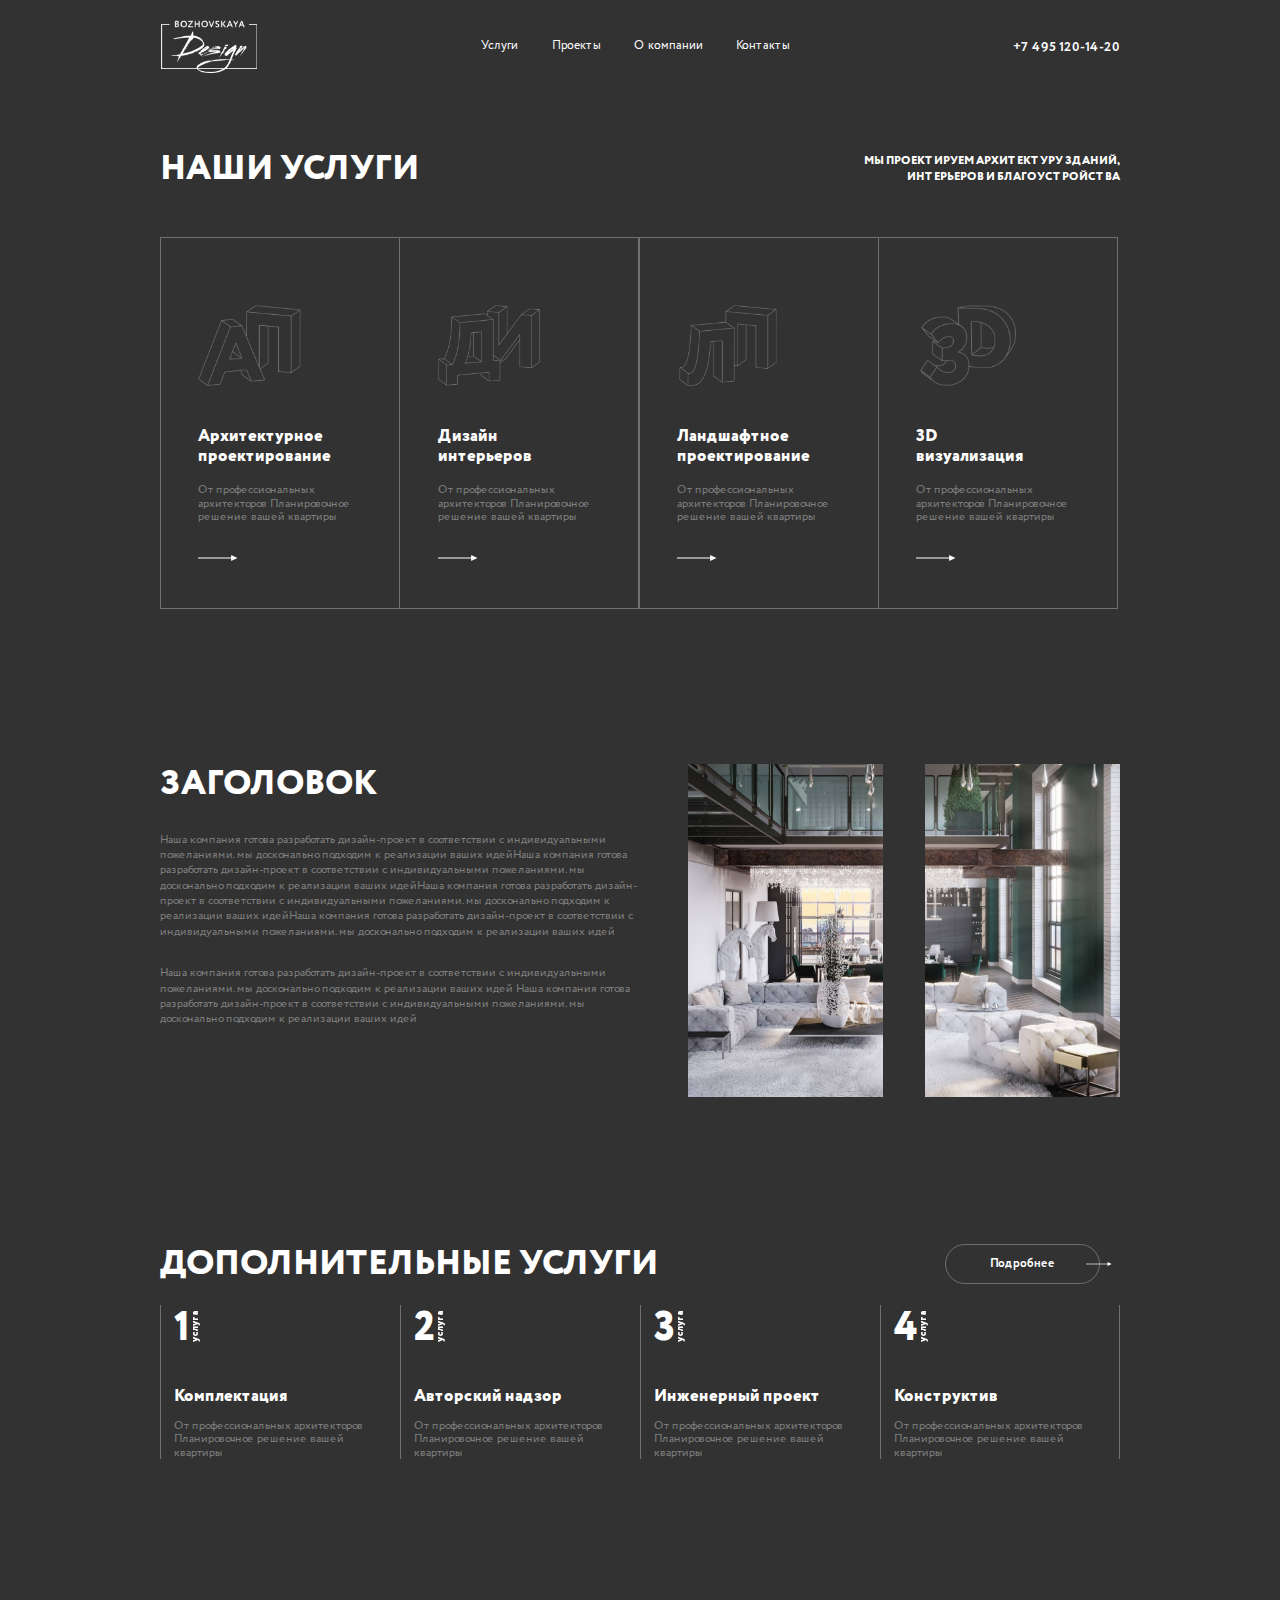
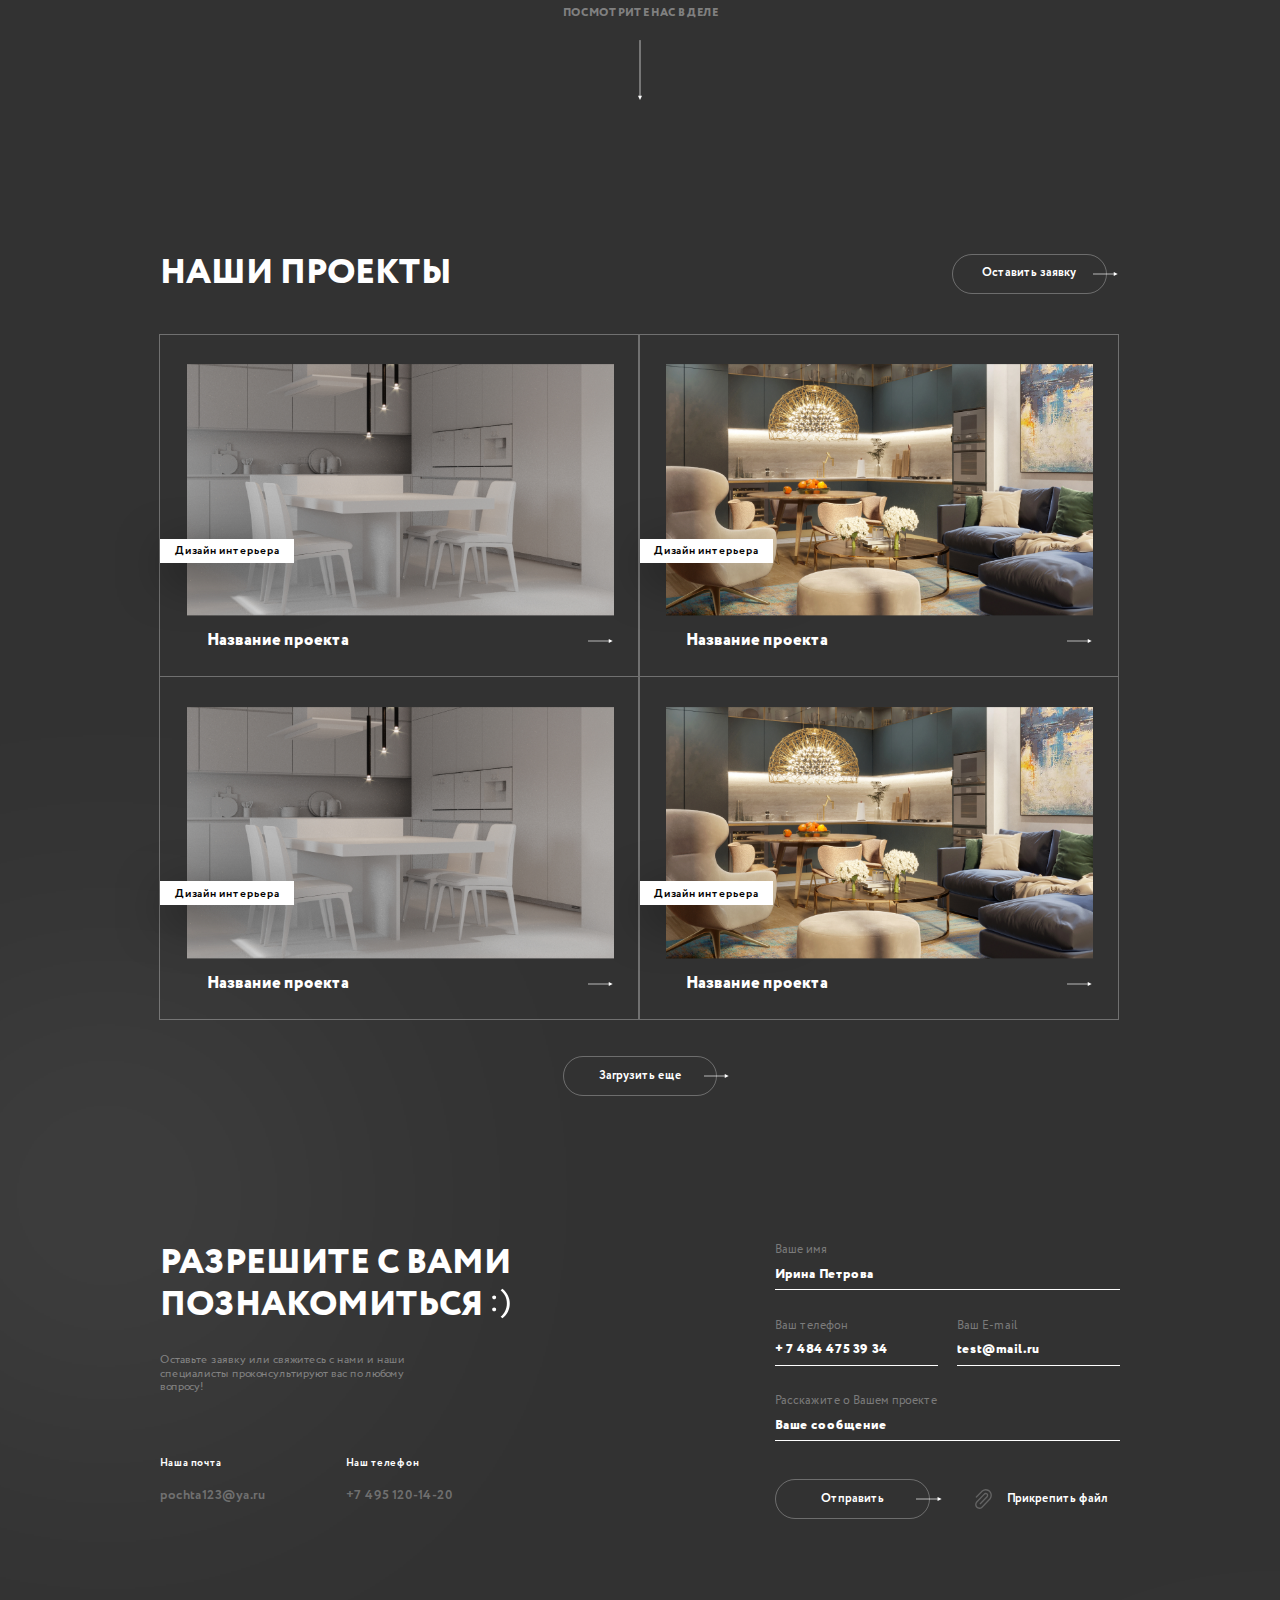
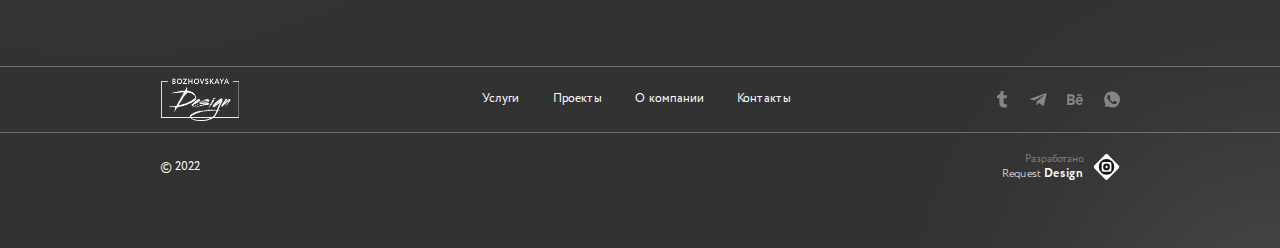
<file: services.html>
<!DOCTYPE html>
<html lang="ru">

<head>
    <meta charset="utf-8">
    <meta name="viewport" content="width=device-width, initial-scale=1.0, shrink-to-fit=no">
    <meta name="description" content="another website">
    <link rel="stylesheet" href="./css/swiper-bundle.min.css">
    <link href="./css/style.css" rel="stylesheet">
    <title>title</title>
</head>

<body class="dark">
    <header class="header">
        <div class="container">
            <div class="header__inner">
                
                <button class="header__btn-mobile mobile">
                    <img src="./img/mobile-btn.svg" alt="">
                </button>

                <a class="header__logo logo" href="">
                    <img src="./img/logo.png" alt="">
                </a>

                <nav class="header__navigation desctop">
                    <ul class="header__nav-list">
                        <li class="header__nav-item">
                            <a href="">Услуги </a>
                        </li>
                        <li class="header__nav-item">
                            <a href=""> Проекты</a>
                        </li>
                        <li class="header__nav-item">
                            <a href="">О компании</a>
                        </li>
                        <li class="header__nav-item">
                            <a href="">Контакты</a>
                        </li>
                    </ul>
                </nav>

                <a class="header__tel" href="tel:+74951201420">+7 495 120-14-20
                    <img class="mobile" src="./img/phone-mob.png" alt="">
                </a>

                <div class="header__menu mobile">
                    <div class="header__top">
                        <button class="header__btn-mobile mobile">
                            <img src="./img/clouse.svg" alt="">
                        </button>

                        <a class="header__logo logo" href="">
                            <img src="./img/logo.png" alt="">
                        </a>

                        <a class="header__tel" href="tel:+74951201420">+7 495 120-14-20
                            <img class="mobile" src="./img/phone-mob.png" alt="">
                        </a>
                    </div>

                    <nav class="header__navigation">
                        <ul class="header__nav-list">
                            <li class="header__nav-item">
                                <a href="">Архитектурное проектирование</a>
                            </li>
                            <li class="header__nav-item">
                                <a href="">Дизайн интерьера</a>
                            </li>
                            <li class="header__nav-item">
                                <a href="">Ландшафтное проектирование</a>
                            </li>
                            <li class="header__nav-item">
                                <a href="">3D визуализация</a>
                            </li>
                            <li class="header__nav-item">
                                <a href="">Проекты</a>
                            </li>
                            <li class="header__nav-item">
                                <a href="">О компании</a>
                            </li>
                            <li class="header__nav-item">
                                <a href="">Контакты</a>
                            </li>
                        </ul>
                    </nav>

                    <a class="header__btn-mob btn" href="">Все услуги
                        <img src="./img/arrow.svg" alt="">
                    </a>

                    <div class="header__contact">
                        <div class="header__contact-item">
                            <div class="header__contact-name">Наша почта</div>
                            <a href="" class="header__contact-value">pochta123@ya.ru</a>
                        </div>
                        <div class="header__contact-item">
                            <div class="header__contact-name">Наш телефон</div>
                            <a href="tel:+74951201420" class="header__contact-value">+7 495 120-14-20</a>
                        </div>
                    </div> 
                    
                    <div class="header__social">
                        <a class="header__social-item" href="">
                            <img src="./img/telegram.svg" alt="">
                        </a>
                        <a class="header__social-item" href="">
                            <img src="./img/telegr-icon.svg" alt="">
                        </a>
                        <a class="header__social-item" href="">
                            <img src="./img/be-icon.svg" alt="">
                        </a>
                        <a class="header__social-item" href="">
                            <img src="./img/viber-icon.svg" alt="">
                        </a>
                    </div>
                </div>
            </div>
        </div>
    </header>

    <main class="main">
        
        <section class="our-services">
            <div class="container">
                <div class="our-services__inner">
                    <div class="our-services__title-wrap title-wrap">
                        <div class="our-services__title title">Наши услуги</div>
                        <div class="our-services__subtitle subtitle">Мы проектируем архитектуру зданий, 
                            интерьеров и благоустройства
                        </div>
                    </div>
                    <div class="our-services__content">
                        <div class="our-services__box">
                            <div class="our-services__box-img">
                                <img class="black" src="./img/ser-black1.png" alt="">
                                <img class="white" src="./img/ser-white1.png" alt="">
                            </div>
                                <div class="our-services__box-title">Архитектурное
                                    проектирование</div>
                                <div class="our-services__box-subtitle">От профессиональных
                                    архитекторов
                                    Планировочное решение вашей квартиры
                                </div>
                            <a class="our-services__box-link" href="">
                                <img class="start" src="./img/arrow-black.svg" alt="">
                                <img class="hover" src="./img/arrow.svg" alt="">
                            </a>
                        </div>
                        <div class="our-services__box">
                            <div class="our-services__box-img">
                                <img class="black" src="./img/ser-black2.png" alt="">
                                <img class="white" src="./img/ser-white2.png" alt="">
                            </div>
                                <div class="our-services__box-title">Дизайн
                                    интерьеров</div>
                                <div class="our-services__box-subtitle">От профессиональных
                                    архитекторов
                                    Планировочное решение вашей квартиры
                                </div>
                            <a class="our-services__box-link" href="">
                                <img class="start" src="./img/arrow-black.svg" alt="">
                                <img class="hover" src="./img/arrow.svg" alt="">
                            </a>
                        </div>
                        <div class="our-services__box">
                            <div class="our-services__box-img">
                                <img class="black" src="./img/ser-black3.png" alt="">
                                <img class="white" src="./img/ser-white3.png" alt="">
                            </div>
                                    <div class="our-services__box-title">Ландшафтное
                                        проектирование</div>
                                    <div class="our-services__box-subtitle">От профессиональных
                                        архитекторов
                                        Планировочное решение вашей квартиры
                                    </div>
                            <a class="our-services__box-link" href="">
                                <img class="start" src="./img/arrow-black.svg" alt="">
                                <img class="hover" src="./img/arrow.svg" alt="">
                            </a>
                        </div>
                        <div class="our-services__box">
                            <div class="our-services__box-img">
                                <img class="black" src="./img/ser-black4.png" alt="">
                                <img class="white" src="./img/ser-white4.png" alt="">
                            </div>
                            <div class="our-services__box-title">3D
                                визуализация</div>
                            <div class="our-services__box-subtitle">От профессиональных
                                архитекторов
                                Планировочное решение вашей квартиры
                            </div>
                            <a class="our-services__box-link" href="">
                                <img class="start" src="./img/arrow-black.svg" alt="">
                                <img class="hover" src="./img/arrow.svg" alt="">
                            </a>
                        </div>
                    </div>
                </div>
            </div>
        </section>

        <section class="article-big">
            <div class="container">
                <div class="article-big__inner">
                    <div class="article-big__text-block">
                        <div class="article-big__title title">
                            заголовок
                        </div>
                        <div class="article-big__text">
                            <p>Наша компания готова разработать дизайн-проект в соответствии с 
                                индивидуальными пожеланиями. мы досконально подходим к 
                                реализации ваших идейНаша компания готова разработать дизайн-проект в 
                                соответствии с индивидуальными пожеланиями. мы досконально подходим к 
                                реализации ваших идейНаша компания готова разработать дизайн-проект в 
                                соответствии с индивидуальными пожеланиями. мы досконально подходим к 
                                реализации ваших идейНаша компания готова разработать дизайн-проект в 
                                соответствии с индивидуальными 
                                пожеланиями. мы досконально подходим к реализации ваших идей
                            </p>
                            <p>Наша компания готова разработать дизайн-проект в соответствии с 
                                индивидуальными пожеланиями. мы досконально подходим к реализации ваших 
                                идей Наша компания готова разработать дизайн-проект в соответствии с 
                                индивидуальными пожеланиями. мы досконально подходим к реализации ваших идей
                            </p>
                        </div>
                    </div>
                    <div class="article-big__img-block">
                        <img src="./img/article-big1.png" alt="">
                        <img src="./img/article-big2.png" alt="">
                    </div>
                </div>
            </div>
        </section>

        <section class="additionally">
            <div class="container">
                <div class="additionally__inner">
                    <div class="additionally__title-wrap title-wrap">
                        <div class="additionally__title title">Дополнительные услуги</div>
                        <a class="additionally__btn btn" href="">Подробнее
                            <img src="./img/arrow.svg" alt="">
                        </a>
                    </div>
                    <div class="additionally__content">
                        <div class="additionally__box">
                            <div class="additionally__number-wrap">
                                <div class="additionally__number">1</div>
                                <div class="additionally__key">услуга</div>
                            </div>
                            <div class="additionally__box-title">Комплектация</div>
                            <div class="additionally__box-subtitle">От профессиональных 
                                архитекторов 
                                Планировочное решение вашей квартиры
                            </div>
                        </div>
                        <div class="additionally__box">
                            <div class="additionally__number-wrap">
                                <div class="additionally__number">2</div>
                                <div class="additionally__key">услуга</div>
                            </div>
                            <div class="additionally__box-title">Авторский надзор</div>
                            <div class="additionally__box-subtitle">От профессиональных 
                                архитекторов 
                                Планировочное решение вашей квартиры
                            </div>
                        </div>
                        <div class="additionally__box">
                            <div class="additionally__number-wrap">
                                <div class="additionally__number">3</div>
                                <div class="additionally__key">услуга</div>
                            </div>
                            <div class="additionally__box-title">Инженерный проект</div>
                            <div class="additionally__box-subtitle">От профессиональных 
                                архитекторов 
                                Планировочное решение вашей квартиры
                            </div>
                        </div>
                        <div class="additionally__box">
                            <div class="additionally__number-wrap">
                                <div class="additionally__number">4</div>
                                <div class="additionally__key">услуга</div>
                            </div>
                            <div class="additionally__box-title">Конструктив</div>
                            <div class="additionally__box-subtitle">От профессиональных 
                                архитекторов 
                                Планировочное решение вашей квартиры
                            </div>
                        </div>
                    </div>
                </div>
            </div>
        </section>

        <section class="catalog">
            <div class="container">
                <div class="catalog__down">
                    <div class="catalog__down-title">посмотрите нас в деле</div>
                    <div class="catalog__arrow-down">
                        <img src="./img/arrow-long.svg" alt="">
                    </div>
                </div>
                <div class="catalog__inner">
                    <div class="catalog__title-wrap title-wrap">
                        <div class="catalog__title title">Наши проекты</div>
                        <a class="catalog__btn btn" href="">Оставить заявку
                            <img src="./img/arrow.svg" alt="">
                        </a>
                    </div>
                    <div class="catalog__content">
                        <div class="catalog__box">
                            <div class="catalog__sticker">Дизайн интерьера</div>
                            <div class="catalog__box-img">
                                <img src="./img/project.png" alt="">
                            </div>
                            <div class="catalog__slide-bottom">
                                <div class="catalog__slide-title">Название проекта
                                </div>
                                <a class="catalog__slide-link" href="">
                                    <img src="./img/arrow.svg" alt="">
                                </a>
                            </div>
                        </div>
                        <div class="catalog__box">
                            <div class="catalog__sticker">Дизайн интерьера</div>
                            <div class="catalog__box-img">
                                <img src="./img/project2.png" alt="">
                            </div>
                            <div class="catalog__slide-bottom">
                                <div class="catalog__slide-title">Название проекта
                                </div>
                                <a class="catalog__slide-link" href="">
                                    <img src="./img/arrow.svg" alt="">
                                </a>
                            </div>
                        </div>
                        <div class="catalog__box desctop">
                            <div class="catalog__sticker">Дизайн интерьера</div>
                            <div class="catalog__box-img">
                                <img src="./img/project.png" alt="">
                            </div>
                            <div class="catalog__slide-bottom">
                                <div class="catalog__slide-title">Название проекта
                                </div>
                                <a class="catalog__slide-link" href="">
                                    <img src="./img/arrow.svg" alt="">
                                </a>
                            </div>
                        </div>
                        <div class="catalog__box desctop">
                            <div class="catalog__sticker">Дизайн интерьера</div>
                            <div class="catalog__box-img">
                                <img src="./img/project2.png" alt="">
                            </div>
                            <div class="catalog__slide-bottom">
                                <div class="catalog__slide-title">Название проекта
                                </div>
                                <a class="catalog__slide-link" href="">
                                    <img src="./img/arrow.svg" alt="">
                                </a>
                            </div>
                        </div>
                    </div>
                    <a class="catalog__btn-more btn" href="">Загрузить еще
                        <img src="./img/arrow.svg" alt="">
                    </a>
                </div>
            </div>
        </section>

        <section class="feedback">
            <div class="container">
                <div class="feedback__inner">
                    <div class="feedback__content">
                        <div class="feedback__title">Разрешите с вами
                            <span>познакомиться
                                <div class="feedback__title-smile">
                                    <img src="./img/smile.svg" alt="">
                                </div>
                            </span>
                        </div>
                        <div class="feedback__subtitle">Оставьте заявку или свяжитесь с нами и
                            наши специалисты проконсультируют вас по любому вопросу!</div>
                        <div class="feedback__contact desctop">
                            <div class="feedback__contact-item">
                                <div class="feedback__contact-name">Наша почта</div>
                                <a href="" class="feedback__contact-value">pochta123@ya.ru</a>
                            </div>
                            <div class="feedback__contact-item">
                                <div class="feedback__contact-name">Наш телефон</div>
                                <a href="tel:+74951201420" class="feedback__contact-value">+7 495 120-14-20</a>
                            </div>
                        </div>
                    </div>
                    <form class="feedback__form" action="">
                        <div class="feedback__inputs">
                            <label class="feedback__form-label" for="">
                                <div class="feedback__input-name">Ваше имя</div>
                                <input class="feedback__form-input" type="text" placeholder="Ирина Петрова">
                            </label>
                            <label class="feedback__form-label" for="">
                                <div class="feedback__input-name">Ваш телефон</div>
                                <input class="feedback__form-input" type="text" placeholder="+ 7 484 475 39 34">
                            </label>
                            <label class="feedback__form-label" for="">
                                <div class="feedback__input-name">Ваш E-mail</div>
                                <input class="feedback__form-input" type="text" placeholder="test@mail.ru">
                            </label>
                            <label class="feedback__form-label" for="">
                                <div class="feedback__input-name">Расскажите о Вашем проекте</div>
                                <input class="feedback__form-input" type="text" placeholder="Ваше сообщение">
                            </label>
                        </div>
                        <div class="feedback__form-bottom">
                            <a class="feedback__btn btn" href="">Отправить
                                <img src="./img/arrow.svg" alt="">
                            </a>
                            <a href="" class="feedback__form-attach">
                                <img src="./img/attach.svg" alt="">
                                Прикрепить файл
                            </a>
                        </div>
                    </form>

                    <div class="feedback__contact mobile">
                        <div class="feedback__contact-item">
                            <div class="feedback__contact-name">Наша почта</div>
                            <a href="" class="feedback__contact-value">pochta123@ya.ru</a>
                        </div>
                        <div class="feedback__contact-item">
                            <div class="feedback__contact-name">Наш телефон</div>
                            <a href="tel:+74951201420" class="feedback__contact-value">+7 495 120-14-20</a>
                        </div>
                    </div>  

                </div>
            </div>
        </section>
    </main>


    <footer class="footer">
        <div class="container">
            <div class="footer__inner">
                <div class="footer__top">
                    <a class="footer__logo logo" href="">
                        <img src="./img/logo.png" alt="">
                    </a>

                    <ul class="footer__nav-list">
                        <li class="footer__nav-item">
                            <a href="">Услуги </a>
                        </li>
                        <li class="footer__nav-item">
                            <a href=""> Проекты</a>
                        </li>
                        <li class="footer__nav-item">
                            <a href="">О компании</a>
                        </li>
                        <li class="footer__nav-item">
                            <a href="">Контакты</a>
                        </li>
                    </ul>

                    <div class="footer__social">
                        <a class="footer__social-item" href="">
                            <img src="./img/telegram.svg" alt="">
                        </a>
                        <a class="footer__social-item" href="">
                            <img src="./img/telegr-icon.svg" alt="">
                        </a>
                        <a class="footer__social-item" href="">
                            <img src="./img/be-icon.svg" alt="">
                        </a>
                        <a class="footer__social-item" href="">
                            <img src="./img/viber-icon.svg" alt="">
                        </a>
                    </div>
                </div>

                <div class="footer__bottom">
                    <div class="footer__small">
                        © 2022
                    </div>

                    <div class="footer__dev">
                        <div class="footer__dev-name">
                            <div class="footer__dev-name-key">Разработано</div>
                            <div class="footer__dev-name-value">Request<span> Design</span></div>
                        </div>
                        <a class="footer__dev-logo" href="">
                            <img src="./img/logo-request.svg" alt="">
                        </a>
                    </div>
                </div>
            </div>
        </div>
    </footer>



    <script src="./js/swiper-bundle.min.js"></script>
    <script src="./js/jquery-3.5.1.min.js"></script>
    <script src="./js/main.js"></script>
</body>
</html>
</file>
<file: css/style.css>
@charset "UTF-8";
@font-face {
  font-family: "Circe";
  src: url("./../fonts/Circe-Regular.eot");
  src: local("Circe"), local("Circe-Regular"), url("./../fonts/Circe-Regular.eot?#iefix") format("embedded-opentype"), url("./../fonts/Circe-Regular.woff") format("woff"), url("./../fonts/Circe-Regular.ttf") format("truetype");
  font-weight: normal;
  font-style: normal;
}
@font-face {
  font-family: "Circe";
  src: url("./../fonts/Circe-ExtraLight.eot");
  src: local("Circe ExtraLight"), local("Circe-ExtraLight"), url("./../fonts/Circe-ExtraLight.eot") format("embedded-opentype"), url("./../fonts/Circe-ExtraLight.woff") format("woff"), url("./../fonts/Circe-ExtraLight.ttf") format("truetype");
  font-weight: 200;
  font-style: normal;
}
@font-face {
  font-family: "Circe";
  src: url("./../fonts/Circe-Thin.eot");
  src: local("Circe Thin"), local("Circe-Thin"), url("./../fonts/Circe-Thin.eot?#iefix") format("embedded-opentype"), url("./../fonts/Circe-Thin.woff") format("woff"), url("./../fonts/Circe-Thin.ttf") format("truetype");
  font-weight: 100;
  font-style: normal;
}
@font-face {
  font-family: "Circe";
  src: url("./../fonts/Circe-Light.eot");
  src: local("Circe Light"), local("Circe-Light"), url("./../fonts/Circe-Light.eot?#iefix") format("embedded-opentype"), url("./../fonts/Circe-Light.woff") format("woff"), url("./../fonts/Circe-Light.ttf") format("truetype");
  font-weight: 300;
  font-style: normal;
}
@font-face {
  font-family: "Circe";
  src: url("./../fonts/Circe-Bold.eot");
  src: local("Circe Bold"), local("Circe-Bold"), url("./../fonts/Circe-Bold.eot?#iefix") format("embedded-opentype"), url("./../fonts/Circe-Bold.woff") format("woff"), url("./../fonts/Circe-Bold.ttf") format("truetype");
  font-weight: bold;
  font-style: normal;
}
@font-face {
  font-family: "Circe";
  src: url("./../fonts/Circe-ExtraBold.eot");
  src: local("Circe ExtraBold"), local("Circe-ExtraBold"), url("./../fonts/Circe-ExtraBold.eot?#iefix") format("embedded-opentype"), url("./../fonts/Circe-ExtraBold.woff") format("woff"), url("./../fonts/Circe-ExtraBold.ttf") format("truetype");
  font-weight: 800;
  font-style: normal;
}
*,
*::before,
*::after {
  -webkit-box-sizing: border-box;
          box-sizing: border-box;
}

html {
  font-family: "Circe", sans-serif;
  font-size: 0.5208335vw;
  font-style: normal;
  font-weight: normal;
  -webkit-animation: bugfix infinite 1s;
  line-height: 1.2;
  margin: 0;
  padding: 0;
}

body {
  font-style: normal;
  font-weight: normal;
  -webkit-animation: bugfix infinite 1s;
  line-height: 1.2;
  margin: 0;
  padding: 0;
  color: rgb(43, 47, 54);
  background-color: #ffffff;
  font-size: 3rem;
}

body.lock {
  overflow: hidden;
}

input,
textarea {
  -webkit-animation: bugfix infinite 1s;
  line-height: inherit;
  margin: 0;
  padding: 0;
  background-color: transparent;
  border: none;
  color: inherit;
}

a {
  color: unset;
}

a,
a:hover {
  text-decoration: none;
}

button,
input,
a,
textarea {
  outline: none;
  cursor: pointer;
  font: inherit;
}
button:focus,
input:focus,
a:focus,
textarea:focus {
  outline: none;
}
button:active,
input:active,
a:active,
textarea:active {
  outline: none;
}

h1,
h2,
h3,
h4,
h5,
h6 {
  font: inherit;
  margin: 0;
  padding: 0;
}

p {
  margin-top: 0;
  margin-bottom: 0;
}

img {
  width: 100%;
  height: auto;
  display: block;
}

button {
  border: none;
  color: inherit;
  font: inherit;
  text-align: inherit;
  padding: 0;
  background-color: transparent;
}

ul {
  padding: 0;
  margin: 0;
}

ul li {
  margin: 0;
  padding: 0;
  list-style: none;
}

.container {
  width: 144rem;
  margin: 0 auto;
}

input[type=number]::-webkit-inner-spin-button,
input[type=number]::-webkit-outer-spin-button {
  -webkit-appearance: none;
  margin: 0;
}

input[type=number] {
  -moz-appearance: textfield;
}

@media (max-width: 48em) {
  html {
    font-size: 5px;
    font-size: 1.5625vw;
    font-size: 1.2077294686vw;
    -webkit-text-size-adjust: none;
  }

  body {
    -webkit-text-size-adjust: none;
  }

  .container {
    padding: 0 4rem;
    width: 100%;
  }
  .container--sm {
    width: 100%;
  }
}
.logo {
  width: 14.8rem;
  height: 8rem;
}
.logo img {
  height: 100%;
  -o-object-fit: contain;
     object-fit: contain;
}

.control {
  display: -webkit-box;
  display: -ms-flexbox;
  display: flex;
  width: -webkit-max-content;
  width: -moz-max-content;
  width: max-content;
}

.arrow {
  width: 4rem;
  height: 100%;
  cursor: pointer;
  padding-top: 0.5rem;
}
.arrow img {
  height: 100%;
  -o-object-fit: contain;
     object-fit: contain;
}

.pagination {
  font-size: 2.2rem;
  font-weight: 300;
  color: #FFFFFF;
  width: -webkit-max-content;
  width: -moz-max-content;
  width: max-content;
  margin: 0 3.2rem;
}
.pagination .swiper-pagination-current {
  font-weight: 800;
  font-size: 2.2rem;
}
.pagination.pagination--black {
  color: #323232;
}

.pagination-custom {
  display: -webkit-box;
  display: -ms-flexbox;
  display: flex;
  -webkit-box-align: center;
      -ms-flex-align: center;
          align-items: center;
  margin: 0 auto;
  width: -webkit-max-content;
  width: -moz-max-content;
  width: max-content;
}
.pagination-custom__arrow-prev {
  width: 4.5rem;
  height: 1rem;
  display: -webkit-box;
  display: -ms-flexbox;
  display: flex;
  -webkit-box-align: center;
      -ms-flex-align: center;
          align-items: center;
  -webkit-box-pack: center;
      -ms-flex-pack: center;
          justify-content: center;
  margin-right: 3.8rem;
}
.pagination-custom__arrow-prev img {
  height: 100%;
  -o-object-fit: contain;
     object-fit: contain;
}
.pagination-custom__numbers {
  display: -webkit-box;
  display: -ms-flexbox;
  display: flex;
  -webkit-box-align: center;
      -ms-flex-align: center;
          align-items: center;
  margin-right: 3.8rem;
}
.pagination-custom__item {
  font-size: 2.2rem;
  font-weight: 400;
  color: #242323;
  -webkit-transition: ease 0.5s;
  transition: ease 0.5s;
}
.pagination-custom__item:not(:last-child) {
  margin-right: 0.5rem;
}
.pagination-custom__item.active {
  font-weight: 800;
  margin-right: 1rem;
  position: relative;
}
.pagination-custom__item.active::before {
  content: ".";
  position: absolute;
  bottom: 0;
  right: -0.4rem;
}
.pagination-custom__item:last-child {
  margin-right: 0;
}
.pagination-custom__arrow-next {
  width: 4.5rem;
  height: 1rem;
  display: -webkit-box;
  display: -ms-flexbox;
  display: flex;
  -webkit-box-align: center;
      -ms-flex-align: center;
          align-items: center;
  -webkit-box-pack: center;
      -ms-flex-pack: center;
          justify-content: center;
}
.pagination-custom__arrow-next img {
  height: 100%;
  -o-object-fit: contain;
     object-fit: contain;
}

.btn {
  width: 23.2rem;
  height: 6rem;
  font-size: 1.8rem;
  font-weight: 600;
  color: #FFFFFF;
  display: -webkit-box;
  display: -ms-flexbox;
  display: flex;
  -webkit-box-align: center;
      -ms-flex-align: center;
          align-items: center;
  -webkit-box-pack: center;
      -ms-flex-pack: center;
          justify-content: center;
  padding: 0 2rem;
  border: 0.1rem solid rgba(255, 255, 255, 0.29);
  border-radius: 4.9rem;
  position: relative;
}
.btn img {
  width: 4rem;
  height: 0.6rem;
  -o-object-fit: contain;
     object-fit: contain;
  position: absolute;
  top: 50%;
  right: -2rem;
  -webkit-transform: translateY(-50%);
          transform: translateY(-50%);
  -webkit-transition: ease 0.8s;
  transition: ease 0.8s;
}
.btn:hover img {
  -webkit-transform: translate(20%, -50%);
          transform: translate(20%, -50%);
}
.btn.btn--black {
  border: 0.1rem solid rgba(36, 35, 35, 0.29);
  color: #323232;
}

.title-wrap {
  display: -webkit-box;
  display: -ms-flexbox;
  display: flex;
  -webkit-box-align: center;
      -ms-flex-align: center;
          align-items: center;
  -webkit-box-pack: justify;
      -ms-flex-pack: justify;
          justify-content: space-between;
}

.title {
  font-size: 5.2rem;
  font-weight: 800;
  color: #FFFFFF;
  text-transform: uppercase;
  width: 50%;
}
.title.title--black {
  color: #323232;
}

.subtitle {
  font-size: 1.7rem;
  font-weight: 800;
  color: #FFFFFF;
  text-transform: uppercase;
  width: 30%;
  line-height: 1.47;
  text-align: right;
}
.subtitle.subtitle--black {
  color: #323232;
}

.rating {
  position: relative;
  font-size: 4rem;
  display: inline-block;
}
.rating::before {
  content: "☆☆☆☆☆";
  display: block;
}

.rating__items {
  width: 100%;
  height: 100%;
  position: absolute;
  top: 0;
  left: 0;
  display: -webkit-box;
  display: -ms-flexbox;
  display: flex;
  -webkit-box-orient: horizontal;
  -webkit-box-direction: reverse;
      -ms-flex-direction: row-reverse;
          flex-direction: row-reverse;
  overflow: hidden;
}

.rating__item {
  position: absolute;
  width: 0;
  height: 0;
  opacity: 0;
  visibility: hidden;
  top: 0;
  left: 0;
}

.rating__label {
  -webkit-box-flex: 0;
      -ms-flex: 0 0 20%;
          flex: 0 0 20%;
  height: 100%;
  cursor: pointer;
  color: transparent;
  -webkit-filter: drop-shadow(0.1rem 0.1rem 0.05rem black);
          filter: drop-shadow(0.1rem 0.1rem 0.05rem black);
}
.rating__label::before {
  content: "★";
  display: block;
  -webkit-transition: color 0.3s ease 0s;
  transition: color 0.3s ease 0s;
}

.rating__item:checked,
.rating__item:checked ~ .rating__label {
  color: #242323;
}

.rating__label:hover,
.rating__label:hover ~ .rating__label,
.rating__label:checked ~ .rating__label:hover {
  color: #4d4949;
}

@media (max-width: 48em) {
  .title-wrap {
    -webkit-box-orient: vertical;
    -webkit-box-direction: normal;
        -ms-flex-direction: column;
            flex-direction: column;
  }

  .title {
    font-size: 6rem;
    width: 100%;
  }

  .subtitle {
    font-size: 3rem;
    width: 100%;
  }

  .btn {
    width: 38.4rem;
    height: 10rem;
    font-size: 3.2rem;
    border-radius: 10rem;
    position: relative;
  }
  .btn img {
    width: 9rem;
    height: 1.2rem;
    right: -4rem;
  }
  .btn:hover img {
    -webkit-transform: translate(20%, -50%);
            transform: translate(20%, -50%);
  }

  .control {
    -webkit-box-align: center;
        -ms-flex-align: center;
            align-items: center;
  }

  .arrow {
    width: 9rem;
    padding-top: 0rem;
  }

  .pagination {
    font-size: 3.6rem;
    margin: 0 6rem;
  }
  .pagination .swiper-pagination-current {
    font-size: 3.6rem;
    margin-right: 0.8rem;
  }

  .rating {
    font-size: 8.5rem;
  }
}
@media (max-width: 48em) {
  .pagination-custom__arrow-prev {
    width: 8rem;
    height: 2rem;
    margin-right: 7.6rem;
  }
  .pagination-custom__numbers {
    margin-right: 7.6rem;
  }
  .pagination-custom__item {
    font-size: 4.4rem;
  }
  .pagination-custom__item:not(:last-child) {
    margin-right: 1.5rem;
  }
  .pagination-custom__item.active::before {
    right: -1rem;
  }
  .pagination-custom__item.active:not(:last-child) {
    margin-right: 3rem;
  }
  .pagination-custom__item.active:not(:last-child)::before {
    right: -1rem;
  }
  .pagination-custom__arrow-next {
    width: 8rem;
    height: 2rem;
  }
}
.dark {
  background: #323232;
}

.header__inner {
  display: -webkit-box;
  display: -ms-flexbox;
  display: flex;
  -webkit-box-align: center;
      -ms-flex-align: center;
          align-items: center;
  -webkit-box-pack: justify;
      -ms-flex-pack: justify;
          justify-content: space-between;
  padding-top: 3rem;
  padding-bottom: 1.3rem;
}
.header__nav-list {
  display: -webkit-box;
  display: -ms-flexbox;
  display: flex;
  -webkit-box-align: center;
      -ms-flex-align: center;
          align-items: center;
}
.header__nav-item {
  font-size: 1.8rem;
  font-weight: 400;
  color: #ffffff;
  position: relative;
}
.header__nav-item:not(:last-child) {
  margin-right: 5rem;
}
.header__nav-item::before {
  content: "";
  width: 0%;
  height: 0.1rem;
  background: #ffffff;
  position: absolute;
  bottom: -0.2rem;
  left: 0;
  -webkit-transition: ease 0.5s;
  transition: ease 0.5s;
}
.header__nav-item:hover::before {
  width: 100%;
}
.header__tel {
  font-size: 2rem;
  font-weight: 700;
  color: #FAFAFA;
  position: relative;
}
.header__tel::before {
  content: "";
  width: 0%;
  height: 0.1rem;
  background: #ffffff;
  position: absolute;
  bottom: -0.2rem;
  left: 0;
  -webkit-transition: ease 0.5s;
  transition: ease 0.5s;
}
.header__tel:hover::before {
  width: 100%;
}

.banner {
  position: relative;
  padding-bottom: 21.7rem;
}
.banner::before {
  content: "";
  width: 45.8rem;
  height: 45.8rem;
  border-radius: 50%;
  background: #FFFFFF;
  opacity: 0.2;
  -webkit-filter: blur(20rem);
          filter: blur(20rem);
  position: absolute;
  bottom: 0;
  left: 0;
  -webkit-transform: translateX(-50%);
          transform: translateX(-50%);
}
.banner__inner {
  position: relative;
}
.banner__img-arrow {
  width: 1rem;
  height: 9rem;
  -o-object-fit: contain;
     object-fit: contain;
  position: absolute;
  top: 0;
  left: 50%;
  -webkit-transform: translateX(-50%);
          transform: translateX(-50%);
  z-index: 10;
}
.banner__slider {
  width: 100%;
  padding-top: 5.2rem;
  position: relative;
}
.banner__slide {
  display: -webkit-box;
  display: -ms-flexbox;
  display: flex;
  position: relative;
}
.banner__left-block {
  width: 34rem;
  padding: 7rem 0 0 0rem;
  margin-right: 7.5rem;
  display: -webkit-box;
  display: -ms-flexbox;
  display: flex;
  -webkit-box-orient: vertical;
  -webkit-box-direction: normal;
      -ms-flex-direction: column;
          flex-direction: column;
  -webkit-box-pack: justify;
      -ms-flex-pack: justify;
          justify-content: space-between;
  padding-left: 4rem;
  position: relative;
}
.banner__left-block::before {
  content: "";
  width: 0.1rem;
  height: 28.5rem;
  background: #808080;
  position: absolute;
  left: 0;
  top: 0;
}
.banner__left-block::after {
  content: "";
  width: 0.1rem;
  height: 28.5rem;
  background: #808080;
  position: absolute;
  left: 0;
  bottom: 0;
}
.banner__left-item-img {
  width: 3.5rem;
  height: 3.5rem;
  -o-object-fit: contain;
     object-fit: contain;
}
.banner__left-item-title {
  font-size: 1.7rem;
  font-weight: 700;
  color: #FFFFFF;
  margin-bottom: 2.2rem;
}
.banner__left-item-subtitle {
  font-size: 1.7rem;
  font-weight: 400;
  color: #808080;
  padding-bottom: 1.5rem;
}
.banner__bg-block {
  position: relative;
  height: 70rem;
  padding-bottom: 22rem;
  display: -webkit-box;
  display: -ms-flexbox;
  display: flex;
  -webkit-box-pack: end;
      -ms-flex-pack: end;
          justify-content: flex-end;
  -webkit-box-align: end;
      -ms-flex-align: end;
          align-items: flex-end;
}
.banner__slide-bg {
  width: 53rem;
  height: 67rem;
  -o-object-fit: contain;
     object-fit: contain;
  position: absolute;
  top: 0;
  left: 0;
}
.banner__title-block {
  width: 72%;
  position: relative;
}
.banner__title {
  font-size: 8rem;
  font-weight: 800;
  color: #ffffff;
  text-transform: uppercase;
  line-height: 1.05;
}
.banner__pagination {
  position: absolute;
  top: 12rem;
  left: auto;
  right: -3rem;
  width: -webkit-max-content;
  width: -moz-max-content;
  width: max-content;
  height: -webkit-max-content;
  height: -moz-max-content;
  height: max-content;
}
.banner__control {
  position: absolute;
  bottom: 1rem;
  right: 0rem;
  z-index: 10;
}
.banner__slider-arrow-prev {
  margin-right: 4rem;
}

.projects {
  overflow: hidden;
}
.projects__title-wrap {
  display: -webkit-box;
  display: -ms-flexbox;
  display: flex;
  -webkit-box-align: center;
      -ms-flex-align: center;
          align-items: center;
  -webkit-box-pack: justify;
      -ms-flex-pack: justify;
          justify-content: space-between;
  margin-bottom: 4.1rem;
}
.projects__title {
  font-size: 5.2rem;
  font-weight: 800;
  color: #FFFFFF;
  text-transform: uppercase;
  width: 50%;
}
.projects__btn {
  margin-right: 2rem;
}
.projects__slider {
  width: 100%;
  overflow: visible;
  margin-bottom: 5rem;
}
.projects__slide {
  padding: 4.4rem 3.7rem 3.7rem 4rem;
  position: relative;
  border-top: 1px solid #707070;
  border-bottom: 1px solid #707070;
  border-right: 1px solid #707070;
  width: 55.5%;
}
.projects__slide:first-child {
  border-left: 1px solid #707070;
}
.projects__slide-sticker {
  font-size: 1.7rem;
  font-weight: 700;
  color: #030303;
  padding: 1rem 2rem;
  width: 16.4rem;
  height: 3.6rem;
  background: #ffffff;
  -webkit-box-shadow: 1rem 2rem 7rem rgba(0, 0, 0, 0.5);
          box-shadow: 1rem 2rem 7rem rgba(0, 0, 0, 0.5);
  display: -webkit-box;
  display: -ms-flexbox;
  display: flex;
  -webkit-box-align: center;
      -ms-flex-align: center;
          align-items: center;
  -webkit-box-pack: center;
      -ms-flex-pack: center;
          justify-content: center;
  position: absolute;
  bottom: 17rem;
  left: 0;
  z-index: 10;
}
.projects__slide-img {
  width: 100%;
  height: 37.8rem;
  margin-bottom: 2.3rem;
}
.projects__slide-img img {
  height: 100%;
  -o-object-fit: cover;
     object-fit: cover;
}
.projects__slide-bottom {
  display: -webkit-box;
  display: -ms-flexbox;
  display: flex;
  -webkit-box-align: center;
      -ms-flex-align: center;
          align-items: center;
  -webkit-box-pack: justify;
      -ms-flex-pack: justify;
          justify-content: space-between;
}
.projects__slide-title {
  font-size: 2.5rem;
  font-weight: 800;
  color: #ffffff;
  width: 70%;
}
.projects__slide-link {
  width: 4rem;
  height: 0.6rem;
}
.projects__slide-link img {
  height: 100%;
  -o-object-fit: contain;
     object-fit: contain;
}
.projects__control {
  margin: 0 auto;
}

.whom {
  padding-top: 20rem;
  padding-bottom: 16.3rem;
  position: relative;
}
.whom::before {
  content: "";
  width: 20rem;
  height: 45.8rem;
  border-radius: 50% 0 0 50%;
  background: #FFFFFF;
  opacity: 0.2;
  -webkit-filter: blur(25rem);
          filter: blur(25rem);
  position: absolute;
  top: 0;
  right: 0;
}
.whom__title-wrap {
  margin-bottom: 8.3rem;
}
.whom__content {
  display: -webkit-box;
  display: -ms-flexbox;
  display: flex;
}
.whom__box {
  width: 25%;
  position: relative;
  padding: 3.5rem 4.7rem 4.3rem 4.7rem;
  position: relative;
  cursor: pointer;
  -webkit-transition: ease 0.8s;
  transition: ease 0.8s;
}
.whom__box:not(:first-child) {
  margin-left: -0.1rem;
}
.whom__box::before {
  content: "";
  width: 90%;
  height: 0.1rem;
  background: #707070;
  position: absolute;
  top: 0rem;
  left: 50%;
  -webkit-transform: translateX(-50%);
          transform: translateX(-50%);
}
.whom__box::after {
  content: "";
  width: 90%;
  height: 0.1rem;
  background: #707070;
  position: absolute;
  bottom: 0rem;
  left: 50%;
  -webkit-transform: translateX(-50%);
          transform: translateX(-50%);
}
.whom__box:hover {
  -webkit-transform: translateY(-4.8rem);
          transform: translateY(-4.8rem);
  z-index: 10;
}
.whom__box:hover::before, .whom__box:hover::after {
  background: transparent;
}
.whom__box:hover .whom__box-inner::before, .whom__box:hover .whom__box-inner::after {
  background: transparent;
}
.whom__box:hover .whom__box-img-hover {
  opacity: 1;
}
.whom__box:hover .whom__img-letter img.start {
  opacity: 0;
}
.whom__box:hover .whom__img-letter img.hover {
  opacity: 1;
}
.whom__box:hover .whom__box-title,
.whom__box:hover .whom__box-subtitle {
  color: #ffffff;
}
.whom__box-img-hover {
  position: absolute;
  top: 0;
  left: 0;
  bottom: 0;
  right: 0;
  opacity: 0;
  -webkit-transition: ease 0.8s;
  transition: ease 0.8s;
}
.whom__box-img-hover img {
  height: 100%;
  width: 100%;
  -o-object-fit: cover;
     object-fit: cover;
}
.whom__box-img-hover::before {
  content: "";
  width: 100%;
  height: 100%;
  background: -webkit-gradient(linear, left bottom, left top, from(rgba(0, 0, 0, 0.4)), to(rgba(0, 0, 0, 0.4)));
  background: linear-gradient(0deg, rgba(0, 0, 0, 0.4), rgba(0, 0, 0, 0.4));
  position: absolute;
  top: 0;
  left: 0;
  bottom: 0;
  right: 0;
}
.whom__box-inner::before {
  content: "";
  height: 90%;
  width: 0.1rem;
  background: #707070;
  position: absolute;
  top: 50%;
  left: 0;
  -webkit-transform: translateY(-50%);
          transform: translateY(-50%);
}
.whom__box-inner::after {
  content: "";
  height: 90%;
  width: 0.1rem;
  background: #707070;
  position: absolute;
  top: 50%;
  right: 0;
  -webkit-transform: translateY(-50%);
          transform: translateY(-50%);
}
.whom__img-letter {
  width: 8.2rem;
  height: 9.8rem;
  margin-bottom: 4.8rem;
  position: relative;
}
.whom__img-letter img {
  height: 100%;
  -o-object-fit: contain;
     object-fit: contain;
  position: absolute;
  top: 0;
  left: 0;
  -webkit-transition: ease 0.5s;
  transition: ease 0.5s;
}
.whom__img-letter img.hover {
  opacity: 0;
}
.whom__box-title {
  font-size: 1.7rem;
  font-weight: 800;
  color: #FFFFFF;
  margin-bottom: 2.2rem;
  position: relative;
}
.whom__box-subtitle {
  font-size: 1.7rem;
  font-weight: 400;
  color: #808080;
  position: relative;
  line-height: 1.29;
}

.numbers {
  height: 86.8rem;
  margin: 0 16rem;
  position: relative;
}
.numbers__bg {
  position: absolute;
  bottom: 0;
  left: 0;
  top: 3rem;
  height: 100%;
  width: 100%;
  -o-object-fit: contain;
     object-fit: contain;
}
.numbers__bg-letters {
  width: 32rem;
  height: 32.3rem;
  -o-object-fit: contain;
     object-fit: contain;
  position: absolute;
  bottom: 0;
  left: 50%;
  -webkit-transform: translate(-43%, 32%);
          transform: translate(-43%, 32%);
  z-index: 2;
}
.numbers__inner {
  position: relative;
}
.numbers__title {
  padding-top: 15.3rem;
  margin-bottom: 3.6rem;
}
.numbers__content {
  position: relative;
  height: 62rem;
}
.numbers__value {
  font-size: 5rem;
  font-weight: 700;
  color: #FFFFFF;
  margin-bottom: 0.5rem;
}
.numbers__description {
  font-size: 1.7rem;
  font-weight: 400;
  color: #808080;
  position: relative;
}
.numbers__description::before {
  content: "";
  width: 1rem;
  height: 1rem;
  border-radius: 50%;
  background: #ffffff;
  position: absolute;
  left: -2.4rem;
  top: 0.5rem;
}

.services {
  padding-top: 23rem;
  padding-bottom: 22rem;
  background: #FFFFFF;
  position: relative;
  z-index: 1;
}
.services__title-wrap {
  margin-bottom: 6rem;
}
.services__btn {
  margin-right: 3rem;
}
.services__content-top {
  display: -webkit-box;
  display: -ms-flexbox;
  display: flex;
  position: relative;
}
.services__box {
  width: 25%;
  border: 0.05rem solid rgba(210, 210, 210, 0.7);
  position: relative;
  overflow: hidden;
  cursor: pointer;
  -webkit-transition: all ease 0.8s;
  transition: all ease 0.8s;
}
.services__box:not(:first-child) {
  margin-left: -0.1rem;
}
.services__box::after {
  content: "";
  width: 100%;
  height: 95%;
  background: rgba(210, 210, 210, 0.7);
  position: absolute;
  bottom: 0;
  right: 0;
  z-index: -1;
}
.services__box:hover .services__box-inner {
  background: #323232;
  -webkit-transform: translate(-5%, -5%);
          transform: translate(-5%, -5%);
}
.services__box:hover .services__box-inner {
  color: #ffffff;
}
.services__box:hover .services__box-name {
  color: #ffffff;
}
.services__box:hover .services__box-subtitle {
  color: #ffffff;
}
.services__box:hover .services__box-link img.start {
  opacity: 0;
}
.services__box:hover .services__box-link img.hover {
  opacity: 1;
}
.services__box-inner {
  padding: 5rem 4.1rem 7.3rem 7rem;
  height: 100%;
  background: #ffffff;
  color: #323232;
  position: relative;
  z-index: 1;
  -webkit-transition: ease 0.8s;
  transition: ease 0.8s;
}
.services__box-info {
  display: -webkit-inline-box;
  display: -ms-inline-flexbox;
  display: inline-flex;
  -webkit-box-align: center;
      -ms-flex-align: center;
          align-items: center;
  margin-bottom: 4rem;
}
.services__box-number {
  font-size: 6rem;
  font-weight: 700;
}
.services__box-name {
  font-size: 1.5rem;
  font-weight: 800;
  color: #AFAFAF;
  -webkit-writing-mode: vertical-rl;
      -ms-writing-mode: tb-rl;
          writing-mode: vertical-rl;
  -webkit-transform: scale(-1);
          transform: scale(-1);
}
.services__box-title {
  font-size: 2.5rem;
  font-weight: 800;
  margin-bottom: 2.2rem;
  width: 77%;
}
.services__box-subtitle {
  font-size: 1.7rem;
  font-weight: 400;
  color: #808080;
  margin-bottom: 4.6rem;
}
.services__box-link {
  height: 0.6rem;
  width: 3.7rem;
  display: block;
  position: relative;
  margin-top: auto;
  -webkit-transition: ease 0.4s;
  transition: ease 0.4s;
}
.services__box-link img {
  height: 100%;
  -o-object-fit: contain;
     object-fit: contain;
  position: absolute;
  top: 0;
  left: 0;
}
.services__box-link img.hover {
  opacity: 0;
}
.services__box-link:hover {
  -webkit-transform: translateX(1rem);
          transform: translateX(1rem);
}
.services__content-bottom {
  border: 1px solid rgba(210, 210, 210, 0.7);
  border-top: none;
  padding: 4.5rem 7.5rem 4.1rem 6.9rem;
  display: -webkit-box;
  display: -ms-flexbox;
  display: flex;
}
.services__bottom-numbers-wrap {
  width: 30rem;
  padding-right: 3rem;
  margin-right: 6rem;
  -ms-flex-item-align: center;
      align-self: center;
  -ms-flex-negative: 0;
      flex-shrink: 0;
}
.services__bottom-number {
  font-size: 6rem;
  font-weight: 700;
  color: #323232;
  margin-bottom: 0.4rem;
}
.services__bottom-number-subtitle {
  font-size: 1.6rem;
  font-weight: 400;
  color: #808080;
}
.services__bottom-title {
  font-size: 2.5rem;
  font-weight: 800;
  color: #323232;
  margin-bottom: 2.2rem;
}
.services__bottom-text {
  font-size: 1.7rem;
  font-weight: 400;
  color: #808080;
  display: -webkit-box;
  display: -ms-flexbox;
  display: flex;
  line-height: 1.3;
}
.services__bottom-text p:not(:last-child) {
  margin-right: 6rem;
}

.article {
  background: #FFFFFF;
  position: relative;
  margin-bottom: 22rem;
}
.article::before {
  content: "";
  width: 100%;
  height: 10.5rem;
  background: #323232;
  position: absolute;
  bottom: -0.5rem;
}
.article__inner {
  position: relative;
  display: -webkit-box;
  display: -ms-flexbox;
  display: flex;
}
.article__sticker {
  font-size: 1.7rem;
  font-weight: 700;
  color: #323232;
  background: #ffffff;
  width: 16.4rem;
  height: 3.9rem;
  padding: 0 1.5rem;
  display: -webkit-box;
  display: -ms-flexbox;
  display: flex;
  -webkit-box-align: center;
      -ms-flex-align: center;
          align-items: center;
  -webkit-box-pack: center;
      -ms-flex-pack: center;
          justify-content: center;
  position: absolute;
  bottom: 10rem;
  right: 0;
  z-index: 1;
}
.article__content {
  padding: 7rem 2rem 1rem 9.8rem;
  width: 50%;
  background: #F2F2F2;
}
.article__text {
  font-size: 2rem;
  font-weight: 400;
  color: #808080;
  line-height: 1.35;
  padding: 7rem 0 4.7rem;
  position: relative;
  width: 86%;
  margin-bottom: 4.5rem;
}
.article__quotes {
  width: 3rem;
  height: 3rem;
  -o-object-fit: contain;
     object-fit: contain;
  position: absolute;
}
.article__quotes:first-child {
  top: 0;
  left: 0;
}
.article__quotes:nth-child(2) {
  bottom: -0.5rem;
  right: 4.5rem;
  -webkit-transform: rotate(180deg);
          transform: rotate(180deg);
}
.article__author-info {
  display: -webkit-box;
  display: -ms-flexbox;
  display: flex;
}
.article__author-wrap {
  margin-right: 7rem;
}
.article__author {
  font-size: 3.2rem;
  font-weight: 800;
  color: #323232;
  margin-bottom: 1rem;
}
.article__position {
  font-size: 1.8rem;
  font-weight: 400;
  color: #7B7B7B;
}
.article__author-signature {
  width: 11.5rem;
  height: 9rem;
  padding-top: 2rem;
}
.article__author-signature img {
  height: 100%;
  -o-object-fit: contain;
     object-fit: contain;
}
.article__photo {
  width: 50%;
  height: 100%;
}
.article__photo img {
  height: 100%;
  -o-object-fit: cover;
     object-fit: cover;
}

.process {
  margin-bottom: 22.1rem;
}
.process__title {
  margin-bottom: 7rem;
}
.process__slider {
  position: relative;
}
.process__slide {
  display: -webkit-box;
  display: -ms-flexbox;
  display: flex;
}
.process__slide-text {
  width: 33.5%;
  padding: 6.8rem 15rem 8.5rem 7rem;
  display: -webkit-box;
  display: -ms-flexbox;
  display: flex;
  -webkit-box-orient: vertical;
  -webkit-box-direction: normal;
      -ms-flex-direction: column;
          flex-direction: column;
  border: 1px solid #707070;
  border-right: none;
}
.process__box-info {
  display: -webkit-box;
  display: -ms-flexbox;
  display: flex;
  -webkit-box-align: center;
      -ms-flex-align: center;
          align-items: center;
  margin-bottom: 1.5rem;
}
.process__box-number {
  font-size: 6rem;
  font-weight: 700;
  color: #ffffff;
  margin-right: 1rem;
}
.process__box-name {
  font-size: 1.5rem;
  font-weight: 800;
  color: #AFAFAF;
  -webkit-writing-mode: vertical-rl;
      -ms-writing-mode: tb-rl;
          writing-mode: vertical-rl;
  -webkit-transform: scale(-1);
          transform: scale(-1);
}
.process__box-title {
  font-size: 2.5rem;
  font-weight: 800;
  color: #ffffff;
  margin-bottom: 2.2rem;
  width: 77%;
}
.process__box-subtitle {
  font-size: 1.7rem;
  font-weight: 400;
  color: #808080;
  margin-bottom: 4.6rem;
}
.process__slide-photo {
  width: 66.5%;
  height: 46.4rem;
}
.process__slide-photo img {
  height: 100%;
  -o-object-fit: cover;
     object-fit: cover;
}
.process__control {
  margin-top: auto;
}

.reviews {
  margin-bottom: 22rem;
}
.reviews__title-wrap {
  margin-bottom: 5.8rem;
}
.reviews__title {
  width: 80%;
}
.reviews__btn {
  margin-right: 3rem;
}
.reviews__slider {
  border: 0.1rem solid #707070;
  margin-bottom: 4.5rem;
}
.reviews__slide {
  border-left: 0.1rem solid #707070;
  position: relative;
  display: -webkit-box;
  display: -ms-flexbox;
  display: flex;
  width: 50%;
}
.reviews__sticker {
  font-size: 1.7rem;
  font-weight: 700;
  color: #030303;
  width: 16.4rem;
  height: 3.6rem;
  background: #FFFFFF;
  -webkit-box-shadow: 1.5rem 2rem 5rem rgba(0, 0, 0, 0.3);
          box-shadow: 1.5rem 2rem 5rem rgba(0, 0, 0, 0.3);
  padding: 0 1rem;
  display: -webkit-box;
  display: -ms-flexbox;
  display: flex;
  -webkit-box-align: center;
      -ms-flex-align: center;
          align-items: center;
  -webkit-box-pack: center;
      -ms-flex-pack: center;
          justify-content: center;
  position: absolute;
  left: 0;
  bottom: 7rem;
}
.reviews__box-link {
  width: 4rem;
  height: 1rem;
  position: absolute;
  bottom: 3.5rem;
  right: 3.5rem;
}
.reviews__box-link img {
  height: 100%;
  -o-object-fit: contain;
     object-fit: contain;
}
.reviews__content {
  padding: 13rem 2rem 11rem 5rem;
  width: 51%;
}
.reviews__slide-title {
  font-size: 2.5rem;
  font-weight: 700;
  color: #FFFFFF;
  margin-bottom: 3.7rem;
}
.reviews__slide-subtitle {
  font-size: 1.7rem;
  font-weight: 400;
  color: #808080;
  margin-bottom: 9.3rem;
}
.reviews__photo-block {
  height: 37rem;
  width: 28.5rem;
  -ms-flex-item-align: center;
      align-self: center;
}
.reviews__photo-block img {
  height: 100%;
  -o-object-fit: contain;
     object-fit: contain;
}
.reviews__control {
  margin: 0 auto;
}

.feedback {
  position: relative;
}
.feedback::before {
  content: "";
  width: 45.8rem;
  height: 45.8rem;
  border-radius: 50%;
  background: #FFFFFF;
  opacity: 0.2;
  -webkit-filter: blur(30rem);
          filter: blur(30rem);
  position: absolute;
  top: -30rem;
  left: 0;
  -webkit-transform: translateX(-15%);
          transform: translateX(-15%);
}
.feedback__inner {
  display: -webkit-box;
  display: -ms-flexbox;
  display: flex;
  -webkit-box-pack: justify;
      -ms-flex-pack: justify;
          justify-content: space-between;
}
.feedback__content {
  width: 59rem;
}
.feedback__title {
  font-size: 5.2rem;
  font-weight: 800;
  color: rgb(255, 255, 255);
  text-transform: uppercase;
  margin-bottom: 4rem;
}
.feedback__title span {
  position: relative;
}
.feedback__title-smile {
  width: 2.6rem;
  height: 5.6rem;
  position: absolute;
  right: -4rem;
  top: 0.8rem;
}
.feedback__title-smile img {
  height: 100%;
  -o-object-fit: contain;
     object-fit: contain;
}
.feedback__subtitle {
  font-size: 1.7rem;
  font-weight: 400;
  color: rgb(128, 128, 128);
  margin-bottom: 9.5rem;
  width: 70%;
}
.feedback__contact {
  display: -webkit-box;
  display: -ms-flexbox;
  display: flex;
  -webkit-box-pack: justify;
      -ms-flex-pack: justify;
          justify-content: space-between;
  width: 78%;
}
.feedback__contact-item {
  padding-right: 2rem;
}
.feedback__contact-name {
  font-size: 1.6rem;
  font-weight: 700;
  color: rgb(255, 255, 255);
  margin-bottom: 1.8rem;
}
.feedback__contact-value {
  font-size: 2rem;
  font-weight: 700;
  color: rgb(110, 110, 110);
}
.feedback__form {
  color: #ffffff;
  width: 51.7rem;
}
.feedback__inputs {
  display: grid;
  grid-template-columns: 24.4rem 24.4rem;
  -webkit-column-gap: 2.9rem;
     -moz-column-gap: 2.9rem;
          column-gap: 2.9rem;
  row-gap: 4.3rem;
  margin-bottom: 5.7rem;
}
.feedback__form-label:nth-child(1) {
  grid-column: 1/3;
}
.feedback__form-label:nth-child(2) {
  grid-column: 1/2;
}
.feedback__form-label:nth-child(3) {
  grid-column: 2/3;
}
.feedback__form-label:nth-child(4) {
  grid-column: 1/3;
}
.feedback__form-input {
  font-size: 2rem;
  font-weight: 800;
  color: rgb(255, 255, 255);
  padding-bottom: 1.1rem;
  border-bottom: 0.1rem solid #ffffff;
  width: 100%;
}
.feedback__form-input::-webkit-input-placeholder {
  font-size: 2rem;
  font-weight: 800;
  color: rgb(255, 255, 255);
}
.feedback__form-input::-moz-placeholder {
  font-size: 2rem;
  font-weight: 800;
  color: rgb(255, 255, 255);
}
.feedback__form-input:-ms-input-placeholder {
  font-size: 2rem;
  font-weight: 800;
  color: rgb(255, 255, 255);
}
.feedback__form-input::-ms-input-placeholder {
  font-size: 2rem;
  font-weight: 800;
  color: rgb(255, 255, 255);
}
.feedback__form-input::placeholder {
  font-size: 2rem;
  font-weight: 800;
  color: rgb(255, 255, 255);
}
.feedback__input-name {
  font-size: 1.8rem;
  font-weight: 400;
  color: rgb(123, 123, 123);
  margin-bottom: 0.5rem;
}
.feedback__form-bottom {
  display: -webkit-box;
  display: -ms-flexbox;
  display: flex;
  -webkit-box-pack: justify;
      -ms-flex-pack: justify;
          justify-content: space-between;
  -webkit-box-align: center;
      -ms-flex-align: center;
          align-items: center;
}
.feedback__form-attach {
  font-size: 1.8rem;
  font-weight: 700;
  color: rgb(255, 255, 255);
  display: -webkit-box;
  display: -ms-flexbox;
  display: flex;
  -webkit-box-align: center;
      -ms-flex-align: center;
          align-items: center;
  margin-right: 1.8rem;
}
.feedback__form-attach img {
  width: 3rem;
  height: 3rem;
  -o-object-fit: contain;
     object-fit: contain;
  margin-right: 2rem;
}

.footer {
  padding-top: 22rem;
  padding-bottom: 10rem;
  position: relative;
  overflow: hidden;
}
.footer::before {
  content: "";
  width: 45.8rem;
  height: 45.8rem;
  border-radius: 50%;
  background: #FFFFFF;
  opacity: 0.2;
  -webkit-filter: blur(20rem);
          filter: blur(20rem);
  position: absolute;
  bottom: 0;
  right: 0;
  -webkit-transform: translate(50%, 80%);
          transform: translate(50%, 80%);
}
.footer .container {
  width: 100%;
}
.footer__top {
  padding: 1.6rem 24rem 1.6rem 24rem;
  border-top: 0.1rem solid rgb(112, 112, 112);
  border-bottom: 0.1rem solid rgb(112, 112, 112);
  margin-bottom: 3rem;
  display: -webkit-box;
  display: -ms-flexbox;
  display: flex;
  -webkit-box-align: center;
      -ms-flex-align: center;
          align-items: center;
  -webkit-box-pack: justify;
      -ms-flex-pack: justify;
          justify-content: space-between;
}
.footer__logo {
  width: 12rem;
  height: 6.5rem;
  margin-right: 6rem;
}
.footer__nav-list {
  display: -webkit-box;
  display: -ms-flexbox;
  display: flex;
  -webkit-box-align: center;
      -ms-flex-align: center;
          align-items: center;
  font-size: 1.8rem;
  font-weight: 400;
  color: rgb(255, 255, 255);
}
.footer__nav-item:not(:last-child) {
  margin-right: 5rem;
}
.footer__social {
  display: -webkit-box;
  display: -ms-flexbox;
  display: flex;
  -webkit-box-align: center;
      -ms-flex-align: center;
          align-items: center;
  opacity: 0.4;
}
.footer__social-item {
  width: 2.5rem;
  height: 2.5rem;
}
.footer__social-item:not(:last-child) {
  margin-right: 3rem;
}
.footer__social-item img {
  height: 100%;
  -o-object-fit: contain;
     object-fit: contain;
}
.footer__bottom {
  display: -webkit-box;
  display: -ms-flexbox;
  display: flex;
  -webkit-box-align: center;
      -ms-flex-align: center;
          align-items: center;
  -webkit-box-pack: justify;
      -ms-flex-pack: justify;
          justify-content: space-between;
  padding: 0 24rem;
}
.footer__small {
  font-size: 1.8rem;
  font-weight: 400;
  color: rgb(255, 255, 255);
}
.footer__dev {
  display: -webkit-box;
  display: -ms-flexbox;
  display: flex;
  -webkit-box-align: center;
      -ms-flex-align: center;
          align-items: center;
}
.footer__dev-name {
  margin-right: 1.4rem;
}
.footer__dev-name-key {
  font-size: 1.6rem;
  font-weight: 400;
  color: rgb(123, 123, 123);
  margin-bottom: 0.2rem;
  text-align: right;
}
.footer__dev-name-value {
  font-size: 1.7rem;
  font-weight: 375;
  color: rgb(255, 255, 255);
}
.footer__dev-name-value span {
  font-weight: 700;
  font-size: 1.8rem;
}
.footer__dev-logo {
  width: 4.1rem;
  height: 4.1rem;
}
.footer__dev-logo img {
  height: 100%;
  -o-object-fit: contain;
     object-fit: contain;
}

.numbers__item {
  -webkit-transition: ease 0.5s;
  transition: ease 0.5s;
  width: -webkit-max-content;
  width: -moz-max-content;
  width: max-content;
  transition: ease 0.5s;
  cursor: pointer;
  position: absolute;
}
.numbers__item:hover {
  text-shadow: 0.3rem 0.3rem 5rem #707070;
}
.numbers__item:first-child {
  right: 1rem;
  top: 5rem;
}
.numbers__item:nth-child(2) {
  left: 0rem;
  top: 23rem;
}
.numbers__item:nth-child(3) {
  left: 36rem;
  bottom: 33rem;
}
.numbers__item:nth-child(4) {
  right: 16.3rem;
  bottom: 8rem;
}

@media (min-width: 48em) {
  .numbers__item:first-child {
    -webkit-animation: item 30s linear infinite;
            animation: item 30s linear infinite;
  }
  @-webkit-keyframes item {
    0% {
      right: 2rem;
      top: 3rem;
    }
    25% {
      right: 12rem;
      top: -4rem;
    }
    50% {
      right: 30rem;
      top: -10.5rem;
    }
    75% {
      right: 12rem;
      top: -4rem;
    }
    100% {
      right: 2rem;
      top: 3rem;
    }
  }
  @keyframes item {
    0% {
      right: 2rem;
      top: 3rem;
    }
    25% {
      right: 12rem;
      top: -4rem;
    }
    50% {
      right: 30rem;
      top: -10.5rem;
    }
    75% {
      right: 12rem;
      top: -4rem;
    }
    100% {
      right: 2rem;
      top: 3rem;
    }
  }
  .numbers__item:nth-child(2) {
    -webkit-animation: item2 30s linear infinite;
            animation: item2 30s linear infinite;
  }
  @-webkit-keyframes item2 {
    0% {
      left: 0rem;
      top: 23rem;
    }
    25% {
      left: 10rem;
      top: 6rem;
    }
    50% {
      left: 20rem;
      top: -5.5rem;
    }
    75% {
      left: 10rem;
      top: 6rem;
    }
    100% {
      left: 0rem;
      top: 23rem;
    }
  }
  @keyframes item2 {
    0% {
      left: 0rem;
      top: 23rem;
    }
    25% {
      left: 10rem;
      top: 6rem;
    }
    50% {
      left: 20rem;
      top: -5.5rem;
    }
    75% {
      left: 10rem;
      top: 6rem;
    }
    100% {
      left: 0rem;
      top: 23rem;
    }
  }
  .numbers__item:nth-child(3) {
    -webkit-animation: item3 30s linear infinite;
            animation: item3 30s linear infinite;
  }
  @-webkit-keyframes item3 {
    0% {
      left: 36rem;
      bottom: 33rem;
    }
    15% {
      bottom: 42rem;
    }
    25% {
      left: 53rem;
      bottom: 46rem;
    }
    50% {
      left: 70rem;
      bottom: 50.5rem;
    }
    75% {
      left: 53rem;
      bottom: 46rem;
    }
    85% {
      bottom: 42rem;
    }
    100% {
      left: 36rem;
      bottom: 33rem;
    }
  }
  @keyframes item3 {
    0% {
      left: 36rem;
      bottom: 33rem;
    }
    15% {
      bottom: 42rem;
    }
    25% {
      left: 53rem;
      bottom: 46rem;
    }
    50% {
      left: 70rem;
      bottom: 50.5rem;
    }
    75% {
      left: 53rem;
      bottom: 46rem;
    }
    85% {
      bottom: 42rem;
    }
    100% {
      left: 36rem;
      bottom: 33rem;
    }
  }
  .numbers__item:nth-child(4) {
    -webkit-animation: item4 30s linear infinite;
            animation: item4 30s linear infinite;
  }
  @-webkit-keyframes item4 {
    0% {
      right: 16.3rem;
      bottom: 8rem;
    }
    15% {
      right: 18.3rem;
      bottom: 15rem;
    }
    25% {
      right: 25.3rem;
      bottom: 25rem;
    }
    50% {
      right: 37.3rem;
      bottom: 33rem;
    }
    75% {
      right: 29.3rem;
      bottom: 28.5rem;
    }
    85% {
      right: 21rem;
      bottom: 19.5rem;
    }
    100% {
      right: 16.3rem;
      bottom: 8rem;
    }
  }
  @keyframes item4 {
    0% {
      right: 16.3rem;
      bottom: 8rem;
    }
    15% {
      right: 18.3rem;
      bottom: 15rem;
    }
    25% {
      right: 25.3rem;
      bottom: 25rem;
    }
    50% {
      right: 37.3rem;
      bottom: 33rem;
    }
    75% {
      right: 29.3rem;
      bottom: 28.5rem;
    }
    85% {
      right: 21rem;
      bottom: 19.5rem;
    }
    100% {
      right: 16.3rem;
      bottom: 8rem;
    }
  }
}
.banner-about {
  margin-bottom: 11rem;
  position: relative;
}
.banner-about::before {
  content: "";
  width: 45.8rem;
  height: 45.8rem;
  border-radius: 50%;
  background: #FFFFFF;
  opacity: 0.2;
  -webkit-filter: blur(20rem);
          filter: blur(20rem);
  position: absolute;
  bottom: -20rem;
  left: 0;
  -webkit-transform: translateX(-50%);
          transform: translateX(-50%);
}
.banner-about__inner {
  position: relative;
  padding-top: 13.5rem;
}
.banner-about__substrate {
  position: absolute;
  width: 93.5rem;
  height: 71.4rem;
  -o-object-fit: contain;
     object-fit: contain;
  z-index: -1;
  opacity: 0.04;
  top: 0;
  left: 50%;
  -webkit-transform: translateX(-50%);
          transform: translateX(-50%);
}
.banner-about__img-arrow {
  width: 1rem;
  height: 9rem;
  margin: 0 auto;
}
.banner-about__text-block {
  width: 65rem;
  margin: 0 auto 6.2rem auto;
}
.banner-about__title {
  font-size: 5.2rem;
  font-weight: 800;
  color: #FFFFFF;
  margin-bottom: 5rem;
  text-transform: uppercase;
  text-align: center;
  line-height: 1;
}
.banner-about__subtitle {
  font-size: 1.7rem;
  font-weight: 400;
  color: #808080;
  text-align: center;
}

.about {
  margin-bottom: 22rem;
}
.about__inner {
  display: grid;
  grid-template-columns: 1fr 1fr 1fr;
  -webkit-column-gap: 6rem;
     -moz-column-gap: 6rem;
          column-gap: 6rem;
  row-gap: 14.5rem;
}
.about__box {
  width: 36rem;
  display: -webkit-box;
  display: -ms-flexbox;
  display: flex;
  -webkit-box-orient: vertical;
  -webkit-box-direction: normal;
      -ms-flex-direction: column;
          flex-direction: column;
}
.about__box:nth-child(1) .about__box-img {
  width: 18rem;
}
.about__box:nth-child(2) .about__box-img {
  width: 18rem;
}
.about__box:nth-child(3) .about__box-img {
  width: 19rem;
}
.about__box:nth-child(5) .about__box-img {
  width: 16rem;
}
.about__box-img {
  width: 20rem;
  height: 20rem;
  margin-bottom: 4rem;
}
.about__box-title {
  font-size: 5.2rem;
  font-weight: 800;
  color: #FFFFFF;
  margin-bottom: 2rem;
  text-transform: uppercase;
}
.about__subtitle {
  font-size: 1.7rem;
  font-weight: 400;
  color: #808080;
  margin-top: auto;
  line-height: 1.35;
}

.article.page-about {
  background: inherit;
}
.article.page-about .article::before {
  content: none;
}
.article.page-about .article__title {
  margin-bottom: 6.5rem;
}
.article.page-about .article__inner {
  -webkit-box-align: center;
      -ms-flex-align: center;
          align-items: center;
  background: #f2f2f2;
}
.article.page-about .article__sticker {
  -webkit-box-shadow: 1.5rem 2rem 4.4rem rgba(0, 0, 0, 0.15);
          box-shadow: 1.5rem 2rem 4.4rem rgba(0, 0, 0, 0.15);
}
.article.page-about .article__text {
  width: 81%;
  font-size: 1.7rem;
}
.article.page-about .article__quotes:nth-child(2) {
  bottom: -2.5rem;
  right: 1.5rem;
}
.article.page-about .article__content {
  padding: 9rem 2rem 7.5rem 9.8rem;
}
.article.page-about .article__photo {
  width: 44.9rem;
  height: 24.4rem;
  margin-left: 6rem;
}

.partners-line {
  margin-bottom: 24.5rem;
}
.partners-line__slider {
  margin-bottom: 4.5rem;
}
.partners-line__slide {
  width: 23.2rem;
  height: 8rem;
}
.partners-line__slide img {
  height: 100%;
  -o-object-fit: contain;
     object-fit: contain;
}
.partners-line__control {
  margin: 0 auto;
}

.partners {
  margin-bottom: 22rem;
  position: relative;
}
.partners::before {
  content: "";
  width: 45.8rem;
  height: 45.8rem;
  border-radius: 50%;
  background: #FFFFFF;
  opacity: 0.2;
  -webkit-filter: blur(20rem);
          filter: blur(20rem);
  position: absolute;
  bottom: -20rem;
  left: 0;
  -webkit-transform: translateX(-50%);
          transform: translateX(-50%);
}
.partners::after {
  content: "";
  width: 25rem;
  height: 45.8rem;
  border-radius: 50% 0 0 50%;
  background: #FFFFFF;
  opacity: 0.2;
  -webkit-filter: blur(20rem);
          filter: blur(20rem);
  position: absolute;
  top: -70%;
  right: 0;
}
.partners__title {
  margin-bottom: 5.2rem;
}
.partners__content {
  display: grid;
  grid-template-columns: repeat(5, 29rem);
}
.partners__box {
  width: 29rem;
  height: 14.4rem;
  position: relative;
  border: 1px solid #707070;
  background: #323232;
  cursor: pointer;
  -webkit-transition: 1s;
  transition: 1s;
}
.partners__box:not(:first-child) {
  margin-left: -0.1rem;
}
.partners__box:not(:nth-child(-n+5)) {
  margin-top: -0.1rem;
}
.partners__box img {
  width: 11.6rem;
  height: 8.8rem;
  -o-object-fit: contain;
     object-fit: contain;
  position: absolute;
  top: 50%;
  left: 50%;
  -webkit-transform: translate(-50%, -50%);
          transform: translate(-50%, -50%);
  -webkit-transition: 0.5s;
  transition: 0.5s;
}
.partners__box img.color {
  opacity: 0;
}
.partners__box:hover {
  position: relative;
  z-index: 1;
  background: #FFFFFF;
  -webkit-transform: translateY(-3rem);
          transform: translateY(-3rem);
}
.partners__box:hover img.gray {
  opacity: 0;
}
.partners__box:hover img.color {
  opacity: 1;
}

.awards {
  background: #ffffff;
  padding-top: 22.2rem;
  padding-bottom: 22.4rem;
  margin-bottom: 21.5rem;
}
.awards__slider {
  position: relative;
}
.awards__slide {
  display: -webkit-box;
  display: -ms-flexbox;
  display: flex;
  -webkit-box-pack: justify;
      -ms-flex-pack: justify;
          justify-content: space-between;
}
.awards__slide-img {
  width: 25%;
  display: -webkit-box;
  display: -ms-flexbox;
  display: flex;
  -webkit-box-align: center;
      -ms-flex-align: center;
          align-items: center;
  -webkit-box-pack: center;
      -ms-flex-pack: center;
          justify-content: center;
}
.awards__slide-img img {
  width: 21.5rem;
  height: 100%;
  -o-object-fit: contain;
     object-fit: contain;
}
.awards__slide-text-block {
  width: 70%;
  padding-top: 1rem;
}
.awards__slide-title {
  font-size: 5.2rem;
  font-weight: 800;
  color: #323232;
  margin-bottom: 4rem;
  text-transform: uppercase;
}
.awards__slide-paragraphs {
  display: -webkit-box;
  display: -ms-flexbox;
  display: flex;
  font-size: 1.6rem;
  font-weight: 400;
  color: #808080;
  line-height: 1.5;
}
.awards__slide-text-column:nth-child(1) {
  width: 44.6rem;
}
.awards__slide-text-column:nth-child(2) {
  width: 41.3rem;
}
.awards__slide-text-column:not(:last-child) {
  margin-right: 7.5rem;
}
.awards__slide-text-column p:not(:last-child) {
  margin-bottom: 2rem;
}
.awards__control {
  position: absolute;
  bottom: 1rem;
  left: 30%;
  z-index: 10;
}

.header.header--dark .header__nav-item {
  color: #323232;
}
.header.header--dark .header__nav-item::before {
  background: #323232;
}
.header.header--dark .header__tel {
  color: #323232;
}
.header.header--dark .header__tel::before {
  background: #323232;
}

.banner-project {
  padding-top: 7.5rem;
  margin-bottom: 23rem;
  overflow: hidden;
}
.banner-project__title-block {
  padding-top: 2rem;
  padding-bottom: 4rem;
  margin-bottom: 1.4rem;
  border-bottom: 0.1rem solid rgba(210, 210, 210, 0.7);
}
.banner-project__subtitle {
  font-size: 1.7rem;
  font-weight: 400;
  color: #323232;
  margin-bottom: 2.2rem;
}
.banner-project__title {
  width: 80%;
}
.banner-project__slider {
  margin-bottom: 2.1rem;
  position: relative;
  overflow: visible;
  height: 70rem;
}
.banner-project__slider-wrapper {
  position: absolute;
  top: 0;
  bottom: 0;
  display: -webkit-box;
  display: -ms-flexbox;
  display: flex;
  -webkit-box-align: center;
      -ms-flex-align: center;
          align-items: center;
}
.banner-project__slide {
  width: 100%;
  height: 61.3rem;
  margin: auto 0;
  -webkit-transition: 0.8s;
  transition: 0.8s;
}
.banner-project__slide img {
  height: 100%;
  -o-object-fit: cover;
     object-fit: cover;
}
.banner-project__slide.swiper-slide-active {
  height: 67.3rem;
}
.banner-project__control {
  margin: 0 auto;
}

.about-project {
  margin-bottom: 22rem;
}
.about-project__text-block {
  display: -webkit-box;
  display: -ms-flexbox;
  display: flex;
  -webkit-box-pack: justify;
      -ms-flex-pack: justify;
          justify-content: space-between;
  margin-bottom: 23rem;
}
.about-project__left-block {
  width: 40%;
  padding-right: 4rem;
  padding-top: 2rem;
}
.about-project__subtitle {
  font-size: 1.7rem;
  font-weight: 800;
  color: #323232;
  margin-bottom: 1rem;
}
.about-project__title {
  width: 100%;
  margin-bottom: 4rem;
}
.about-project__par {
  font-size: 1.7rem;
  font-weight: 400;
  color: #808080;
  line-height: 1.4;
}
.about-project__par:not(:last-child) {
  margin-bottom: 2rem;
}
.about-project__right-block {
  width: 48%;
  display: grid;
  grid-template-columns: 33rem 33rem;
  -webkit-column-gap: 2.7rem;
     -moz-column-gap: 2.7rem;
          column-gap: 2.7rem;
}
.about-project__item {
  width: 100%;
  padding: 1.8rem 2rem 2rem 0;
  border-top: 1px solid rgba(210, 210, 210, 0.7);
}
.about-project__item:not(:nth-child(-n+2)) {
  border-bottom: 1px solid rgba(210, 210, 210, 0.7);
}
.about-project__item-subtitle {
  font-size: 2rem;
  font-weight: 400;
  color: #808080;
  margin-bottom: 2.5rem;
}
.about-project__item-title {
  font-size: 2.5rem;
  font-weight: 800;
  color: #323232;
  text-transform: uppercase;
}
.about-project__photo {
  width: 100%;
  height: 60rem;
}
.about-project__photo img {
  height: 100%;
  -o-object-fit: cover;
     object-fit: cover;
}

.project-description {
  margin-bottom: 38rem;
}
.project-description__task {
  display: -webkit-box;
  display: -ms-flexbox;
  display: flex;
  -webkit-box-pack: justify;
      -ms-flex-pack: justify;
          justify-content: space-between;
  margin-bottom: 22rem;
}
.project-description__img-block {
  width: 69rem;
  height: 41.6rem;
  display: -webkit-box;
  display: -ms-flexbox;
  display: flex;
  -webkit-box-pack: justify;
      -ms-flex-pack: justify;
          justify-content: space-between;
}
.project-description__img-block img {
  height: 100%;
  width: 31.5rem;
  -o-object-fit: cover;
     object-fit: cover;
}
.project-description__text-block {
  padding-right: 4rem;
  padding-top: 9rem;
  width: 48%;
}
.project-description__title {
  width: 80%;
  margin-bottom: 2.5rem;
}
.project-description__par-wrap {
  width: 62%;
}
.project-description .par-wrap {
  font-size: 1.7rem;
  font-weight: 400;
  color: #808080;
  line-height: 1.4;
}
.project-description .par-wrap p:not(:last-child) {
  margin-bottom: 2rem;
}
.project-description__center-blocks {
  display: -webkit-box;
  display: -ms-flexbox;
  display: flex;
  -webkit-box-pack: justify;
      -ms-flex-pack: justify;
          justify-content: space-between;
  margin-bottom: 21.5rem;
}
.project-description__center-blocks .project-description__text-block {
  width: 100%;
  padding-top: 0;
}
.project-description__center-blocks .project-description__par-wrap {
  width: 61%;
}
.project-description__left-item {
  width: 48%;
}
.project-description__img-small {
  width: 100%;
  height: 61.4rem;
  margin-bottom: 4rem;
}
.project-description__img-small img {
  height: 100%;
  -o-object-fit: cover;
     object-fit: cover;
}
.project-description__right-item {
  width: 48%;
}
.project-description__img-big {
  width: 100%;
  height: 90rem;
  margin-bottom: 4rem;
}
.project-description__img-big img {
  height: 100%;
  -o-object-fit: cover;
     object-fit: cover;
}
.project-description__big-block {
  width: 100%;
}
.project-description__big-block .project-description__text-block {
  display: -webkit-box;
  display: -ms-flexbox;
  display: flex;
  -webkit-box-align: center;
      -ms-flex-align: center;
          align-items: center;
  -webkit-box-pack: justify;
      -ms-flex-pack: justify;
          justify-content: space-between;
  padding-top: 0;
  width: 100%;
  padding-right: 0;
}
.project-description__big-block .project-description__title {
  width: 40%;
  padding-right: 4rem;
}
.project-description__big-block .project-description__par-wrap {
  text-align: right;
}
.project-description__big-block-img {
  width: 100%;
  height: 60rem;
  margin-bottom: 4rem;
}
.project-description__big-block-img img {
  height: 100%;
  -o-object-fit: cover;
     object-fit: cover;
}

.video {
  width: 100%;
  height: 72rem;
  position: relative;
  margin-bottom: 22rem;
}
.video::before {
  content: "";
  width: 100%;
  height: 100%;
  background: rgba(50, 50, 50, 0.36);
  position: absolute;
  top: 0;
  left: 0;
  bottom: 0;
  right: 0;
  z-index: 1;
}
.video__play {
  width: 19.4rem;
  height: 19.4rem;
  position: absolute;
  top: 50%;
  left: 50%;
  -webkit-transform: translate(-50%, -50%);
          transform: translate(-50%, -50%);
  z-index: 2;
}
.video__btn-img {
  height: 100%;
  -o-object-fit: contain;
     object-fit: contain;
}
.video__file {
  width: 100%;
  height: 100%;
  -o-object-fit: cover;
     object-fit: cover;
}

.projects.projects--dark {
  margin-bottom: 22rem;
}
.projects.projects--dark .projects__control {
  margin: 0 auto 0 0;
}
.projects.projects--dark .projects__slide {
  border-top: 1px solid #D2D2D2;
  border-bottom: 1px solid #D2D2D2;
  border-right: 1px solid #D2D2D2;
}
.projects.projects--dark .projects__slide-title {
  color: #323232;
}

.feedback.feedback--dark .feedback__title {
  color: rgb(50, 50, 50);
}
.feedback.feedback--dark .feedback__contact-name {
  color: rgb(123, 123, 123);
}
.feedback.feedback--dark .feedback__contact-value {
  color: rgb(50, 50, 50);
  font-weight: 800;
}
.feedback.feedback--dark .feedback__form-input {
  color: rgb(50, 50, 50);
  border-bottom: 0.1rem solid rgba(210, 210, 210, 0.7);
}
.feedback.feedback--dark .feedback__form-input::-webkit-input-placeholder {
  color: rgb(50, 50, 50);
}
.feedback.feedback--dark .feedback__form-input::-moz-placeholder {
  color: rgb(50, 50, 50);
}
.feedback.feedback--dark .feedback__form-input:-ms-input-placeholder {
  color: rgb(50, 50, 50);
}
.feedback.feedback--dark .feedback__form-input::-ms-input-placeholder {
  color: rgb(50, 50, 50);
}
.feedback.feedback--dark .feedback__form-input::placeholder {
  color: rgb(50, 50, 50);
}
.feedback.feedback--dark .feedback__form-attach {
  color: rgb(50, 50, 50);
}

.footer.footer--dark .footer__nav-list {
  color: rgb(50, 50, 50);
}
.footer.footer--dark .footer__small {
  color: rgb(123, 123, 123);
}
.footer.footer--dark .footer__dev-name {
  color: rgb(123, 123, 123);
}
.footer.footer--dark .footer__dev-name-key {
  color: rgb(123, 123, 123);
}
.footer.footer--dark .footer__dev-name-value {
  color: rgb(50, 50, 50);
}

.our-services {
  padding-top: 10rem;
  margin-bottom: 23.2rem;
}
.our-services__title-wrap {
  margin-bottom: 7rem;
}
.our-services__content {
  display: -webkit-box;
  display: -ms-flexbox;
  display: flex;
}
.our-services__box {
  width: 25%;
  border: 0.1rem solid #707070;
  background: #323232;
  padding: 10rem 5.6rem 7rem 5.6rem;
  display: -webkit-box;
  display: -ms-flexbox;
  display: flex;
  -webkit-box-orient: vertical;
  -webkit-box-direction: normal;
      -ms-flex-direction: column;
          flex-direction: column;
  -webkit-transition: all ease 1.2s;
  transition: all ease 1.2s;
  cursor: pointer;
}
.our-services__box:not(:first-child) {
  margin-left: -0.1rem;
}
.our-services__box:hover {
  background: #ffffff;
}
.our-services__box:hover .our-services__box-img img.white {
  opacity: 1;
}
.our-services__box:hover .our-services__box-img img.black {
  opacity: 0;
}
.our-services__box:hover .our-services__box-title {
  color: #323232;
}
.our-services__box:hover .our-services__box-link img.start {
  opacity: 1;
}
.our-services__box:hover .our-services__box-link img.hover {
  opacity: 0;
}
.our-services__box-img {
  width: 15.4rem;
  height: 12.2rem;
  margin-bottom: 6.1rem;
  position: relative;
}
.our-services__box-img > img {
  height: 100%;
  -o-object-fit: contain;
     object-fit: contain;
  position: absolute;
  top: 0;
  left: 0;
}
.our-services__box-img > img.white {
  opacity: 0;
}
.our-services__box-title {
  font-size: 2.5rem;
  font-weight: 800;
  color: #ffffff;
  margin-bottom: 2.5rem;
  width: 77%;
}
.our-services__box-subtitle {
  font-size: 1.7rem;
  font-weight: 400;
  color: #808080;
  margin-top: auto;
  margin-bottom: 4.6rem;
}
.our-services__box-link {
  display: block;
  width: 6rem;
  height: 1rem;
  margin-top: auto;
  position: relative;
  -webkit-transition: ease 0.8s;
  transition: ease 0.8s;
}
.our-services__box-link img {
  height: 100%;
  -o-object-fit: contain;
     object-fit: contain;
  position: absolute;
  top: 0;
  left: 0;
}
.our-services__box-link img.start {
  opacity: 0;
}
.our-services__box-link:hover {
  -webkit-transform: translateX(1.5rem);
          transform: translateX(1.5rem);
}

.article-big {
  margin-bottom: 22rem;
}
.article-big__inner {
  display: -webkit-box;
  display: -ms-flexbox;
  display: flex;
  -webkit-box-pack: justify;
      -ms-flex-pack: justify;
          justify-content: space-between;
}
.article-big__text-block {
  width: 50%;
}
.article-big__title {
  margin-bottom: 4rem;
}
.article-big__text {
  font-size: 1.7rem;
  font-weight: 400;
  color: #808080;
  line-height: 1.35;
}
.article-big__text p:not(:last-child) {
  margin-bottom: 4rem;
}
.article-big__img-block {
  display: -webkit-box;
  display: -ms-flexbox;
  display: flex;
  -webkit-box-pack: justify;
      -ms-flex-pack: justify;
          justify-content: space-between;
  width: 45%;
}
.article-big__img-block img {
  width: 29.2rem;
  height: 50rem;
  -o-object-fit: cover;
     object-fit: cover;
}

.additionally {
  margin-bottom: 22rem;
}
.additionally__title-wrap {
  margin-bottom: 3rem;
}
.additionally__title {
  width: 70%;
}
.additionally__btn {
  margin-right: 3rem;
}
.additionally__content {
  display: -webkit-box;
  display: -ms-flexbox;
  display: flex;
}
.additionally__box {
  width: 25%;
  padding: 0 4.9rem 0 2rem;
  border-left: 0.1rem solid #707070;
}
.additionally__box:last-child {
  border-right: 0.1rem solid #707070;
}
.additionally__number-wrap {
  display: -webkit-inline-box;
  display: -ms-inline-flexbox;
  display: inline-flex;
  -webkit-box-align: center;
      -ms-flex-align: center;
          align-items: center;
  margin-bottom: 5rem;
}
.additionally__number {
  font-size: 6rem;
  font-weight: 800;
  color: #FFFFFF;
}
.additionally__key {
  font-size: 1.5rem;
  font-weight: 800;
  padding-top: 1rem;
  color: #FFFFFF;
  -webkit-writing-mode: vertical-rl;
      -ms-writing-mode: tb-rl;
          writing-mode: vertical-rl;
  -webkit-transform: scale(-1);
          transform: scale(-1);
}
.additionally__box-title {
  font-size: 2.5rem;
  font-weight: 800;
  color: #FFFFFF;
  margin-bottom: 1.8rem;
}
.additionally__box-subtitle {
  font-size: 1.7rem;
  font-weight: 400;
  color: #808080;
}
.additionally.white .additionally__box {
  border-left: 0.1rem solid #D2D2D2;
}
.additionally.white .additionally__box:last-child {
  border-right: 0.1rem solid #D2D2D2;
}
.additionally.white .additionally__number {
  color: #323232;
}
.additionally.white .additionally__key {
  color: #323232;
}
.additionally.white .additionally__box-title {
  color: #323232;
}

.catalog {
  margin-bottom: 22rem;
}
.catalog__down {
  width: 40rem;
  margin: 0 auto 23rem auto;
  display: -webkit-box;
  display: -ms-flexbox;
  display: flex;
  -webkit-box-orient: vertical;
  -webkit-box-direction: normal;
      -ms-flex-direction: column;
          flex-direction: column;
  -webkit-box-align: center;
      -ms-flex-align: center;
          align-items: center;
}
.catalog__down-title {
  font-size: 1.7rem;
  font-weight: 800;
  color: #808080;
  text-transform: uppercase;
  margin-bottom: 3rem;
}
.catalog__arrow-down {
  width: 1rem;
  height: 9rem;
}
.catalog__arrow-down img {
  height: 100%;
  -o-object-fit: contain;
     object-fit: contain;
}
.catalog__title-wrap {
  margin-bottom: 6rem;
}
.catalog__btn {
  margin-right: 2rem;
}
.catalog__content {
  display: -webkit-box;
  display: -ms-flexbox;
  display: flex;
  -ms-flex-wrap: wrap;
      flex-wrap: wrap;
  margin-bottom: 5.5rem;
}
.catalog__box {
  width: 50%;
  padding: 4.4rem 3.7rem 3.7rem 4rem;
  position: relative;
  border: 1px solid #707070;
  margin-left: -0.1rem;
  margin-top: -0.1rem;
}
.catalog__sticker {
  font-size: 1.7rem;
  font-weight: 700;
  color: #030303;
  padding: 1rem 2rem;
  width: 20rem;
  height: 3.6rem;
  background: #ffffff;
  -webkit-box-shadow: 1rem 2rem 7rem rgba(0, 0, 0, 0.5);
          box-shadow: 1rem 2rem 7rem rgba(0, 0, 0, 0.5);
  display: -webkit-box;
  display: -ms-flexbox;
  display: flex;
  -webkit-box-align: center;
      -ms-flex-align: center;
          align-items: center;
  -webkit-box-pack: center;
      -ms-flex-pack: center;
          justify-content: center;
  position: absolute;
  bottom: 17rem;
  left: 0;
  z-index: 10;
}
.catalog__box-img {
  width: 100%;
  height: 37.8rem;
  margin-bottom: 2.3rem;
}
.catalog__box-img img {
  height: 100%;
  -o-object-fit: cover;
     object-fit: cover;
}
.catalog__slide-bottom {
  display: -webkit-box;
  display: -ms-flexbox;
  display: flex;
  -webkit-box-align: center;
      -ms-flex-align: center;
          align-items: center;
  -webkit-box-pack: justify;
      -ms-flex-pack: justify;
          justify-content: space-between;
}
.catalog__slide-link {
  width: 4rem;
  height: 0.6rem;
}
.catalog__slide-link img {
  height: 100%;
  -o-object-fit: contain;
     object-fit: contain;
}
.catalog__slide-title {
  font-size: 2.5rem;
  font-weight: 800;
  color: #FFFFFF;
  padding-left: 3rem;
}
.catalog__btn-more {
  margin: 0 auto;
}

.services-banner {
  margin-bottom: 22rem;
}
.services-banner__inner {
  padding-top: 9rem;
}
.services-banner__title {
  color: rgb(50, 50, 50);
  width: 100%;
  padding-bottom: 4rem;
  margin-bottom: 1.5rem;
  border-bottom: 0.1rem solid rgba(210, 210, 210, 0.7);
}
.services-banner__content {
  display: -webkit-box;
  display: -ms-flexbox;
  display: flex;
  -webkit-box-pack: justify;
      -ms-flex-pack: justify;
          justify-content: space-between;
  margin-bottom: 6rem;
}
.services-banner__about {
  width: 25%;
}
.services-banner__about-title {
  font-size: 2.5rem;
  font-weight: 800;
  color: #323232;
  margin-bottom: 2rem;
}
.services-banner__about-subtitle {
  font-size: 2.5rem;
  font-weight: 400;
  color: #323232;
}
.services-banner__text-block {
  font-size: 1.7rem;
  font-weight: 400;
  color: rgb(128, 128, 128);
  line-height: 1.35;
  width: 50%;
  display: -webkit-box;
  display: -ms-flexbox;
  display: flex;
  -webkit-box-pack: justify;
      -ms-flex-pack: justify;
          justify-content: space-between;
}
.services-banner__text-block p {
  width: 50%;
}
.services-banner__text-block p:not(:last-child) {
  padding-right: 3rem;
}
.services-banner__photo {
  height: 47.8rem;
}
.services-banner__photo img {
  height: 100%;
  -o-object-fit: cover;
     object-fit: cover;
}

.steps {
  background: #323232;
  padding-top: 21rem;
  position: relative;
}
.steps::before {
  content: "";
  width: 20rem;
  height: 45.8rem;
  border-radius: 50% 0 0 50%;
  background: #FFFFFF;
  opacity: 0.2;
  -webkit-filter: blur(25rem);
          filter: blur(25rem);
  position: absolute;
  top: 10rem;
  right: 0;
}
.steps__title-wrap {
  margin-bottom: 6.5rem;
}
.steps__subtitle {
  letter-spacing: 0.4px;
}
.steps__content {
  display: -webkit-box;
  display: -ms-flexbox;
  display: flex;
  -ms-flex-wrap: wrap;
      flex-wrap: wrap;
}
.steps__box {
  width: 25%;
  padding: 5rem 3rem 4.5rem 4rem;
  border: 1px solid #707070;
  margin-left: -0.1rem;
  margin-top: -0.1rem;
}
.steps__box-stage {
  font-size: 6rem;
  font-weight: 800;
  color: rgb(255, 255, 255);
  margin-bottom: 2.5rem;
}
.steps__box-title {
  font-size: 2.5rem;
  font-weight: 800;
  color: rgb(255, 255, 255);
  margin-bottom: 3rem;
  line-height: 1;
}
.steps__box-subtitle {
  font-size: 1.7rem;
  font-weight: 400;
  color: rgb(128, 128, 128);
  width: 95%;
}

.price {
  background: #323232;
  padding-top: 22rem;
  padding-bottom: 22rem;
  margin-bottom: 23rem;
  position: relative;
}
.price::before {
  content: "";
  width: 45.8rem;
  height: 45.8rem;
  border-radius: 50%;
  background: #FFFFFF;
  opacity: 0.2;
  -webkit-filter: blur(20rem);
          filter: blur(20rem);
  position: absolute;
  bottom: 0;
  left: 0;
  -webkit-transform: translate(-70%, 50%);
          transform: translate(-70%, 50%);
}
.price__title-wrap {
  margin-bottom: 6rem;
}
.price__subtitle {
  letter-spacing: 0.4px;
  width: 32%;
}
.price__content {
  margin-bottom: 4rem;
}
.price__heading-wrap {
  display: -webkit-box;
  display: -ms-flexbox;
  display: flex;
  -webkit-box-align: center;
      -ms-flex-align: center;
          align-items: center;
  padding-bottom: 2rem;
  padding-right: 3rem;
  border-bottom: 1px solid #707070;
  margin-bottom: 3rem;
}
.price__heading {
  font-size: 1.7rem;
  font-weight: 400;
  color: rgb(128, 128, 128);
  text-transform: uppercase;
}
.price__heading:first-child {
  width: 51%;
}
.price__heading:last-child {
  width: 48%;
}
.price__row {
  display: -webkit-box;
  display: -ms-flexbox;
  display: flex;
  -webkit-box-align: center;
      -ms-flex-align: center;
          align-items: center;
  padding-bottom: 2.5rem;
  padding-right: 3rem;
  border-bottom: 1px solid #707070;
}
.price__row:not(:last-child) {
  margin-bottom: 3rem;
}
.price__key {
  font-size: 2.5rem;
  font-weight: 400;
  color: rgb(255, 255, 255);
  width: 51%;
}
.price__key sup {
  font-size: 1.7rem;
}
.price__value {
  font-size: 2.5rem;
  font-weight: 400;
  color: rgb(255, 255, 255);
  width: 48%;
}
.price__btn {
  margin: 0 auto;
}

.composition {
  margin-bottom: 22rem;
}
.composition__title {
  margin-bottom: 6rem;
}
.composition__spoller-item {
  position: relative;
  border-top: 0.1rem solid rgb(210, 210, 210);
}
.composition__spoller-item:last-child {
  border-bottom: 0.1rem solid rgb(210, 210, 210);
}
.composition__spoller-title-wrap {
  height: 8.5rem;
  display: -webkit-box;
  display: -ms-flexbox;
  display: flex;
  -webkit-box-align: center;
      -ms-flex-align: center;
          align-items: center;
  -webkit-box-pack: justify;
      -ms-flex-pack: justify;
          justify-content: space-between;
  cursor: pointer;
}
.composition__spoller-title-wrap.active .composition__spoller-img {
  -webkit-transform: rotate(270deg);
          transform: rotate(270deg);
}
.composition__spoller-title {
  font-size: 2.5rem;
  font-weight: 800;
  color: rgb(50, 50, 50);
  text-transform: uppercase;
}
.composition__spoller-img {
  width: 4rem;
  height: 1.5rem;
  -webkit-transition: ease 0.7s;
  transition: ease 0.7s;
}
.composition__spoller-img img {
  height: 100%;
  -o-object-fit: contain;
     object-fit: contain;
}
.composition__spoller-wrap {
  display: none;
}
.composition__spoller-content {
  display: -webkit-box;
  display: -ms-flexbox;
  display: flex;
  padding-bottom: 3rem;
}
.composition__text-block {
  font-size: 2rem;
  font-weight: 400;
  color: rgb(128, 128, 128);
  -ms-flex-item-align: center;
      align-self: center;
  line-height: 1.35;
  width: 80%;
  margin-right: 12rem;
}
.composition__text-block li {
  padding-left: 2.5rem;
  position: relative;
}
.composition__text-block li::before {
  content: "";
  width: 0.4rem;
  height: 0.4rem;
  border-radius: 50%;
  background: rgb(128, 128, 128);
  position: absolute;
  top: 1rem;
  left: 0;
}
.composition__img {
  width: 62.7rem;
  height: 27.5rem;
}
.composition__img img {
  height: 100%;
  -o-object-fit: cover;
     object-fit: cover;
}

.project-typical__title-wrap {
  display: -webkit-box;
  display: -ms-flexbox;
  display: flex;
  -webkit-box-align: center;
      -ms-flex-align: center;
          align-items: center;
  -webkit-box-pack: justify;
      -ms-flex-pack: justify;
          justify-content: space-between;
  margin-bottom: 3.7rem;
}
.project-typical__btn {
  margin-right: 1.5rem;
}
.project-typical__slide {
  display: -webkit-box;
  display: -ms-flexbox;
  display: flex;
  padding: 4.4rem 4.4rem 4.4rem 3.3rem;
  background: #ffffff;
  border: 0.1rem solid #D2D2D2;
  position: relative;
}
.project-typical__slide-sticker {
  width: 16.5rem;
  height: 3.6rem;
  background: #ffffff;
  display: -webkit-box;
  display: -ms-flexbox;
  display: flex;
  -webkit-box-align: center;
      -ms-flex-align: center;
          align-items: center;
  -webkit-box-pack: center;
      -ms-flex-pack: center;
          justify-content: center;
  padding: 0 0.5rem;
  -webkit-box-shadow: 1rem 2rem 7rem rgba(0, 0, 0, 0.5);
          box-shadow: 1rem 2rem 7rem rgba(0, 0, 0, 0.5);
  font-size: 1.7rem;
  font-weight: 700;
  color: #323232;
  position: absolute;
  left: 0;
  bottom: 11.4rem;
  z-index: 1;
}
.project-typical__slide-img {
  width: 72.6rem;
  height: 42.5rem;
  margin-right: 6.1rem;
  -ms-flex-negative: 0;
      flex-shrink: 0;
}
.project-typical__slide-img img {
  height: 100%;
  -o-object-fit: cover;
     object-fit: cover;
}
.project-typical__slide-text {
  display: -webkit-box;
  display: -ms-flexbox;
  display: flex;
  -webkit-box-orient: vertical;
  -webkit-box-direction: normal;
      -ms-flex-direction: column;
          flex-direction: column;
}
.project-typical__slide-title {
  font-size: 3.2rem;
  font-weight: 800;
  color: #323232;
  margin-bottom: 3rem;
}
.project-typical__slide-subtitle {
  font-size: 2rem;
  font-weight: 400;
  color: #808080;
  line-height: 1.35;
  margin-bottom: 3rem;
  width: 90%;
}
.project-typical__slide-qr-code {
  width: 10.7rem;
  height: 10.7rem;
  margin-bottom: 8rem;
}
.project-typical__slide-qr-code img {
  height: 100%;
  -o-object-fit: contain;
     object-fit: contain;
}
.project-typical__control {
  margin-top: auto;
}
.steps.white {
  background: #ffffff;
  margin-bottom: 22rem;
  padding-top: 0;
}
.steps.white .steps__box {
  border: 0.1rem solid #d2d2d2;
}
.steps.white .steps__box-stage {
  color: #323232;
}
.steps.white .steps__box-title {
  color: #323232;
}

.price.white {
  background: #ffffff;
  padding-bottom: 0;
  padding-top: 0;
}
.price.white .price__key {
  color: #323232;
}
.price.white .price__value {
  color: #323232;
}

.our-services.white .our-services__box {
  background: #ffffff;
  border: 0.1rem solid #D2D2D2;
}
.our-services.white .our-services__box:hover {
  background: #323232;
}
.our-services.white .our-services__box:hover .our-services__box-title {
  color: #ffffff;
}
.our-services.white .our-services__box-title {
  color: #323232;
}

.catalog.catalog--light .catalog__box {
  border: 1px solid #D2D2D2;
}
.catalog.catalog--light .catalog__slide-title {
  color: #323232;
  padding-left: 0;
}

.banner-about.seo {
  padding-top: 10rem;
  margin-bottom: 23rem;
}
.banner-about.seo .banner-about__inner {
  display: -webkit-box;
  display: -ms-flexbox;
  display: flex;
  -webkit-box-pack: justify;
      -ms-flex-pack: justify;
          justify-content: space-between;
  padding-top: 0;
}
.banner-about.seo .banner-about__substrate {
  width: 120rem;
  height: 74.4rem;
  top: -10rem;
  -webkit-transform: translateX(-42%);
          transform: translateX(-42%);
}
.banner-about.seo .banner-about__text-block {
  margin: 0;
  padding-right: 4rem;
  padding-top: 8rem;
}
.banner-about.seo .banner-about__title {
  text-align: left;
  margin-bottom: 3rem;
}
.banner-about.seo .banner-about__subtitle {
  margin-bottom: 6rem;
  width: 43rem;
}
.banner-about.seo .banner-about__photo-block {
  width: 62.9rem;
  height: 47.1rem;
}
.banner-about.seo .banner-about__photo-block img {
  height: 100%;
  -o-object-fit: cover;
     object-fit: cover;
}

.article.dark {
  background: #323232;
}
.article.dark::before {
  content: none;
}

.projects.page-seo {
  margin-bottom: 22rem;
}

.our-services.page-seo {
  padding-top: 0;
  margin-bottom: 21rem;
}

.our-projects-banner {
  padding-top: 9rem;
  margin-bottom: 8rem;
}
.our-projects-banner__inner {
  display: -webkit-box;
  display: -ms-flexbox;
  display: flex;
}
.our-projects-banner__text-block {
  width: 50%;
  padding-right: 4rem;
  margin-right: 8.5rem;
}
.our-projects-banner__title {
  font-size: 11rem;
  font-weight: 800;
  color: #ffffff;
  line-height: 1;
  text-transform: uppercase;
  margin-bottom: 4rem;
}
.our-projects-banner__subtitle {
  font-size: 1.7rem;
  font-weight: 400;
  color: #808080;
  line-height: 1.3;
  padding-left: 5rem;
  position: relative;
}
.our-projects-banner__subtitle::before {
  content: "";
  width: 3.8rem;
  height: 0.1rem;
  background: #ffffff;
  position: absolute;
  top: 1rem;
  left: 0;
}
.our-projects-banner__photo-block {
  width: 51rem;
  height: 36rem;
  padding-top: 3rem;
}
.our-projects-banner__photo-block img {
  height: 100%;
  -o-object-fit: contain;
     object-fit: contain;
}

.projects-nav {
  background: #ffffff;
  height: 10.6rem;
  margin-bottom: 7rem;
  display: -webkit-box;
  display: -ms-flexbox;
  display: flex;
  -webkit-box-align: center;
      -ms-flex-align: center;
          align-items: center;
  position: sticky;
  z-index: 99;
  top: 0;
}
.projects-nav__inner {
  display: -webkit-box;
  display: -ms-flexbox;
  display: flex;
  -webkit-box-align: center;
      -ms-flex-align: center;
          align-items: center;
  -webkit-box-pack: justify;
      -ms-flex-pack: justify;
          justify-content: space-between;
}
.projects-nav__item {
  position: relative;
}
.projects-nav__item:before {
  content: "";
  height: 0.1rem;
  background: #323232;
  width: 0;
  position: absolute;
  bottom: -0.5rem;
  left: 0;
  -webkit-transition: all ease 0.8s;
  transition: all ease 0.8s;
}
.projects-nav__item a {
  display: block;
  font-size: 1.5rem;
  font-weight: 400;
  color: #808080;
  text-transform: uppercase;
  position: relative;
  -webkit-transition: all ease 0.8s;
  transition: all ease 0.8s;
}
.projects-nav__item:hover::before {
  width: 100%;
}
.projects-nav__item:hover a {
  color: #323232;
}

.projects-content {
  margin-bottom: 24rem;
}

.our-projects {
  position: relative;
}
.our-projects:not(:last-child) {
  padding-bottom: 11rem;
}
.our-projects:nth-child(2)::before {
  content: "";
  width: 20rem;
  height: 45.8rem;
  border-radius: 50% 0 0 50%;
  background: #FFFFFF;
  opacity: 0.2;
  -webkit-filter: blur(25rem);
          filter: blur(25rem);
  position: absolute;
  bottom: 0;
  right: 0;
}
.our-projects:nth-child(4)::before {
  content: "";
  width: 45.8rem;
  height: 45.8rem;
  border-radius: 50%;
  background: #FFFFFF;
  opacity: 0.2;
  -webkit-filter: blur(20rem);
          filter: blur(20rem);
  position: absolute;
  top: 0;
  left: 0;
  -webkit-transform: translateX(-50%);
          transform: translateX(-50%);
}
.our-projects:nth-child(5)::before {
  content: "";
  width: 20rem;
  height: 45.8rem;
  border-radius: 50% 0 0 50%;
  background: #FFFFFF;
  opacity: 0.2;
  -webkit-filter: blur(25rem);
          filter: blur(25rem);
  position: absolute;
  top: 0;
  right: 0;
}
.our-projects:nth-child(6)::before {
  content: "";
  width: 45.8rem;
  height: 45.8rem;
  border-radius: 50%;
  background: #FFFFFF;
  opacity: 0.2;
  -webkit-filter: blur(20rem);
          filter: blur(20rem);
  position: absolute;
  top: 0;
  left: 0;
  -webkit-transform: translateX(-50%);
          transform: translateX(-50%);
}
.our-projects:nth-child(7)::before {
  content: "";
  width: 20rem;
  height: 45.8rem;
  border-radius: 50% 0 0 50%;
  background: #FFFFFF;
  opacity: 0.2;
  -webkit-filter: blur(25rem);
          filter: blur(25rem);
  position: absolute;
  top: 0;
  right: 0;
}
.our-projects:nth-child(8)::before {
  content: "";
  width: 45.8rem;
  height: 45.8rem;
  border-radius: 50%;
  background: #FFFFFF;
  opacity: 0.2;
  -webkit-filter: blur(20rem);
          filter: blur(20rem);
  position: absolute;
  top: 0;
  left: 0;
  -webkit-transform: translateX(-50%);
          transform: translateX(-50%);
}
.our-projects__title {
  margin-bottom: 3rem;
  letter-spacing: 1.2px;
}
.our-projects__content {
  display: grid;
  grid-template-columns: 1fr 1fr;
  margin-bottom: 5rem;
}
.our-projects__item {
  padding: 4rem 3.7rem 3.7rem 4.5rem;
  position: relative;
  border: 1px solid #707070;
  width: 100%;
}
.our-projects__item-sticker {
  font-size: 1.6rem;
  font-weight: 700;
  color: #030303;
  padding: 1rem 0.5rem;
  width: 16.4rem;
  height: 3.6rem;
  background: #ffffff;
  -webkit-box-shadow: 1rem 2rem 7rem rgba(0, 0, 0, 0.5);
          box-shadow: 1rem 2rem 7rem rgba(0, 0, 0, 0.5);
  display: -webkit-box;
  display: -ms-flexbox;
  display: flex;
  -webkit-box-align: center;
      -ms-flex-align: center;
          align-items: center;
  -webkit-box-pack: center;
      -ms-flex-pack: center;
          justify-content: center;
  position: absolute;
  bottom: 17rem;
  left: 0;
  z-index: 10;
}
.our-projects__item-img {
  width: 100%;
  height: 33rem;
  margin-bottom: 3rem;
}
.our-projects__item-img img {
  height: 100%;
  -o-object-fit: cover;
     object-fit: cover;
}
.our-projects__item-bottom {
  display: -webkit-box;
  display: -ms-flexbox;
  display: flex;
  -webkit-box-align: center;
      -ms-flex-align: center;
          align-items: center;
  -webkit-box-pack: justify;
      -ms-flex-pack: justify;
          justify-content: space-between;
}
.our-projects__item-title {
  font-size: 2.5rem;
  font-weight: 800;
  color: #ffffff;
  text-transform: uppercase;
  width: 90%;
  padding-right: 4rem;
  line-height: 1;
  letter-spacing: -0.5px;
}
.our-projects__item-link {
  width: 4rem;
  height: 0.6rem;
}
.our-projects__item-link img {
  height: 100%;
  -o-object-fit: contain;
     object-fit: contain;
}
.our-projects__btn {
  margin-left: auto;
  margin-right: 2rem;
}

.all-services__inner {
  position: relative;
  padding-top: 13.5rem;
  padding-bottom: 22rem;
}
.all-services__bg {
  position: absolute;
  width: 114rem;
  height: 84rem;
  -o-object-fit: contain;
     object-fit: contain;
  z-index: -1;
  opacity: 0.04;
  top: -5rem;
  left: 50%;
  -webkit-transform: translateX(-45%);
          transform: translateX(-45%);
}
.all-services__content {
  width: 60rem;
  margin: 0 auto 6rem auto;
}
.all-services__title {
  font-size: 5.2rem;
  font-weight: 800;
  color: #FFFFFF;
  text-align: center;
  text-transform: uppercase;
  line-height: 1;
  margin-bottom: 5rem;
}
.all-services__subtitle {
  font-size: 1.8rem;
  font-weight: 400;
  text-align: center;
  color: #808080;
}
.all-services__arrow-down {
  width: 1rem;
  height: 9rem;
  margin: 0 auto;
}
.all-services__arrow-down img {
  height: 100%;
  -o-object-fit: contain;
     object-fit: contain;
}

.objects {
  margin-bottom: 22rem;
}
.objects__content {
  display: grid;
  grid-template-columns: 1fr 1fr;
  margin-bottom: 5rem;
}

.objects__pagination .pagination-custom__item {
  color: #ffffff;
}

.news-banner {
  margin-bottom: 8.3rem;
  padding-top: 4rem;
}
.news-banner__inner {
  padding: 0 15rem;
}
.news-banner__top {
  display: -webkit-box;
  display: -ms-flexbox;
  display: flex;
  -webkit-box-pack: justify;
      -ms-flex-pack: justify;
          justify-content: space-between;
  margin-bottom: 3.5rem;
}
.news-banner__breadcrumbs {
  display: -webkit-box;
  display: -ms-flexbox;
  display: flex;
  -webkit-box-align: center;
      -ms-flex-align: center;
          align-items: center;
  width: 50%;
  padding-right: 4rem;
}
.news-banner__breadcrumbs-item {
  font-size: 1.7rem;
  font-weight: 400;
  color: #808080;
  position: relative;
}
.news-banner__breadcrumbs-item:not(:last-child) {
  margin-right: 3.7rem;
}
.news-banner__breadcrumbs-item:not(:last-child)::after {
  content: "";
  width: 0.3rem;
  height: 0.3rem;
  background: #808080;
  border-radius: 50%;
  position: absolute;
  top: 50%;
  right: -1.7rem;
  -webkit-transform: translateY(-50%);
          transform: translateY(-50%);
}
.news-banner__btn img {
  right: auto;
  left: -2rem;
}
.news-banner__btn:hover img {
  -webkit-transform: translate(-1rem, -50%);
          transform: translate(-1rem, -50%);
}
.news-banner__title-wrap {
  width: 100%;
  margin-bottom: 9.2rem;
}
.news-banner__date {
  font-size: 1.7rem;
  font-weight: 400;
  color: #242323;
  text-transform: uppercase;
  margin-bottom: 1.8rem;
}
.news-banner__title {
  width: 100%;
  letter-spacing: 1px;
}
.news-banner__about-block {
  display: -webkit-box;
  display: -ms-flexbox;
  display: flex;
  -webkit-box-pack: justify;
      -ms-flex-pack: justify;
          justify-content: space-between;
  margin-bottom: 9.1rem;
}
.news-banner__social-wrap {
  width: 50%;
  margin-top: auto;
}
.news-banner__subscribe {
  font-size: 1.7rem;
  font-weight: 400;
  color: #808080;
  margin-bottom: 3rem;
}
.news-banner__social {
  display: -webkit-box;
  display: -ms-flexbox;
  display: flex;
  -webkit-box-align: center;
      -ms-flex-align: center;
          align-items: center;
}
.news-banner__social-item {
  width: 2.5rem;
  height: 2.5rem;
  opacity: 0.4;
}
.news-banner__social-item:not(:last-child) {
  margin-right: 3rem;
}
.news-banner__social-item img {
  height: 100%;
  -o-object-fit: contain;
     object-fit: contain;
}
.news-banner__description {
  width: 40%;
}
.news-banner__data-news {
  font-size: 1.7rem;
  font-weight: 400;
  color: #808080;
  margin-bottom: 4.5rem;
}
.news-banner__data-news span {
  font-weight: 800;
}
.news-banner__descrioption-text {
  font-size: 1.7rem;
  font-weight: 400;
  color: #808080;
  line-height: 1.29;
}
.news-banner__photo-block {
  height: 47.5rem;
  width: 100%;
}
.news-banner__photo-block img {
  height: 100%;
  -o-object-fit: cover;
     object-fit: cover;
}

.news {
  margin-bottom: 17rem;
}
.news__content {
  padding: 0 15rem;
  margin-bottom: 13rem;
}
.news__title {
  font-size: 2.5rem;
  font-weight: 400;
  color: #242323;
  line-height: 1.47;
  margin-bottom: 3rem;
}
.news__par {
  font-size: 1.8rem;
  font-weight: 300;
  color: #808080;
  line-height: 1.4;
}
.news__par:not(:last-child) {
  margin-bottom: 3rem;
}
.news__par.par-center {
  padding: 6rem 0 9rem 4.5rem;
}
.news__par.not-margin {
  margin-bottom: 0;
}
.news__list {
  margin-bottom: 6rem;
}
.news__list-title {
  font-size: 1.8rem;
  font-weight: 400;
  color: #242323;
  margin-bottom: 2rem;
}
.news__list-item {
  padding-left: 3rem;
  font-size: 1.8rem;
  font-weight: 300;
  color: #808080;
  position: relative;
}
.news__list-item:not(:last-child) {
  margin-bottom: 1.5rem;
}
.news__list-item::before {
  content: "";
  width: 0.3rem;
  height: 0.3rem;
  border-radius: 50%;
  background: #242323;
  position: absolute;
  left: 0rem;
  top: 0.5rem;
}
.news__block-with-photo {
  display: -webkit-box;
  display: -ms-flexbox;
  display: flex;
  margin-bottom: 4.7rem;
  padding-top: 2rem;
}
.news__text-wrap {
  width: 54.2rem;
  margin-right: 5rem;
  margin-bottom: 5.7rem;
}
.news__img {
  width: 55rem;
  height: 28.4rem;
}
.news__img img {
  height: 100%;
  -o-object-fit: cover;
     object-fit: cover;
}
.news__quote-block {
  display: -webkit-box;
  display: -ms-flexbox;
  display: flex;
  -webkit-box-pack: justify;
      -ms-flex-pack: justify;
          justify-content: space-between;
  margin-bottom: 11.5rem;
}
.news__quote-wrap {
  width: 30rem;
  display: -webkit-box;
  display: -ms-flexbox;
  display: flex;
  -webkit-box-orient: vertical;
  -webkit-box-direction: normal;
      -ms-flex-direction: column;
          flex-direction: column;
  -webkit-box-pack: justify;
      -ms-flex-pack: justify;
          justify-content: space-between;
  padding-top: 3rem;
}
.news__quote-img {
  width: 3.5rem;
  height: 2.5rem;
  margin-bottom: 2.1rem;
}
.news__quote-img img {
  height: 100%;
  -o-object-fit: contain;
     object-fit: contain;
}
.news__quote-text {
  font-size: 2.2rem;
  font-weight: 400;
  color: #242323;
  line-height: 1.5;
  margin-bottom: 2rem;
}
.news__quote-author {
  font-size: 1.5rem;
  font-weight: 800;
  color: #242323;
  text-transform: uppercase;
  letter-spacing: 2px;
}
.news__par-wrap {
  width: 75rem;
}
.news__about-news {
  padding: 0 15rem;
  display: -webkit-box;
  display: -ms-flexbox;
  display: flex;
  -webkit-box-pack: justify;
      -ms-flex-pack: justify;
          justify-content: space-between;
}
.news__about-author {
  width: 38.6rem;
  height: 8.8rem;
  padding: 1.4rem;
  background: #F2F2F2;
  display: -webkit-box;
  display: -ms-flexbox;
  display: flex;
  -webkit-box-align: center;
      -ms-flex-align: center;
          align-items: center;
}
.news__author-photo {
  width: 6rem;
  height: 6rem;
  margin-right: 2.3rem;
}
.news__author-photo img {
  height: 100%;
  -o-object-fit: contain;
     object-fit: contain;
}
.news__author-position {
  font-size: 1.4rem;
  font-weight: 400;
  color: #808080;
}
.news__author-name {
  font-size: 1.6rem;
  font-weight: 400;
  color: #242323;
}
.news__evaluation-block {
  width: 31%;
}
.news__evaluation {
  display: -webkit-box;
  display: -ms-flexbox;
  display: flex;
  -webkit-box-align: center;
      -ms-flex-align: center;
          align-items: center;
  -webkit-box-pack: justify;
      -ms-flex-pack: justify;
          justify-content: space-between;
  margin-bottom: 5.5rem;
}
.news__evaluation-title {
  font-size: 1.9rem;
  font-weight: 400;
  color: #808080;
}
.news__evaluation-item-wrap {
  display: -webkit-box;
  display: -ms-flexbox;
  display: flex;
  -webkit-box-align: center;
      -ms-flex-align: center;
          align-items: center;
}
.news__evaluation-item {
  width: 3rem;
  height: 3rem;
}
.news__evaluation-item:not(:last-child) {
  margin-right: 1.2rem;
}
.news__evaluation-item img {
  height: 100%;
  -o-object-fit: contain;
     object-fit: contain;
}
.news__social-wrap {
  display: -webkit-box;
  display: -ms-flexbox;
  display: flex;
  -webkit-box-align: center;
      -ms-flex-align: center;
          align-items: center;
  -webkit-box-pack: justify;
      -ms-flex-pack: justify;
          justify-content: space-between;
}
.news__subscribe {
  font-size: 1.9rem;
  font-weight: 400;
  color: #808080;
}
.news__social {
  display: -webkit-box;
  display: -ms-flexbox;
  display: flex;
  -webkit-box-align: center;
      -ms-flex-align: center;
          align-items: center;
}
.news__social-item {
  width: 2.7rem;
  height: 2.5rem;
  opacity: 0.4;
}
.news__social-item:not(:last-child) {
  margin-right: 3rem;
}
.news__social-item img {
  height: 100%;
  -o-object-fit: contain;
     object-fit: contain;
}

.other-news {
  margin-bottom: 25rem;
}
.other-news__inner {
  padding: 0 15rem;
}
.other-news__title {
  margin-bottom: 5rem;
  letter-spacing: 1px;
}
.other-news__content {
  display: grid;
  grid-template-columns: 54rem 54rem;
  -webkit-column-gap: 6.3rem;
     -moz-column-gap: 6.3rem;
          column-gap: 6.3rem;
}

.news-box__img {
  height: 39.3rem;
  margin-bottom: 3.2rem;
}
.news-box__img img {
  height: 100%;
  -o-object-fit: cover;
     object-fit: cover;
}
.news-box__date {
  font-size: 1.7rem;
  font-weight: 400;
  color: #242323;
  padding-bottom: 1.2rem;
  border-bottom: 1px solid rgba(210, 210, 210, 0.7);
  margin-bottom: 2.8rem;
}
.news-box__title {
  font-size: 2.4rem;
  font-weight: 800;
  color: #242323;
  margin-bottom: 1.5rem;
}
.news-box__subtitle {
  font-size: 1.7rem;
  font-weight: 400;
  color: #808080;
}

.header.bg-dark {
  background: #323232;
}

.page-news-banner {
  background: #323232;
  position: relative;
  position: relative;
}
.page-news-banner::before {
  content: "";
  width: 45.8rem;
  height: 45.8rem;
  border-radius: 50%;
  background: #FFFFFF;
  opacity: 0.2;
  -webkit-filter: blur(20rem);
          filter: blur(20rem);
  position: absolute;
  bottom: 50%;
  left: 0;
  -webkit-transform: translate(-50%, 50%);
          transform: translate(-50%, 50%);
}
.page-news-banner::after {
  content: "";
  width: 20rem;
  height: 45.8rem;
  border-radius: 50% 0 0 50%;
  background: #FFFFFF;
  opacity: 0.2;
  -webkit-filter: blur(25rem);
          filter: blur(25rem);
  position: absolute;
  bottom: -50%;
  right: 0;
}
.page-news-banner__inner {
  padding-top: 13rem;
  padding-bottom: 15rem;
}
.page-news-banner__title {
  font-size: 5.2rem;
  font-weight: 800;
  color: rgb(255, 255, 255);
  line-height: 1;
  letter-spacing: 1.2px;
  text-transform: uppercase;
  margin-bottom: 4.5rem;
  width: 40%;
}
.page-news-banner__subtitle {
  width: 32%;
  font-size: 1.7rem;
  font-weight: 400;
  color: rgb(255, 255, 255);
  line-height: 1.35;
}

.all-news {
  margin-bottom: 25rem;
}
.all-news__content {
  display: grid;
  grid-template-columns: 44.5rem 44.5rem 44.5rem;
  -webkit-column-gap: 5.2rem;
     -moz-column-gap: 5.2rem;
          column-gap: 5.2rem;
  row-gap: 10rem;
  margin-bottom: 12rem;
}

.timeline {
  display: -webkit-box;
  display: -ms-flexbox;
  display: flex;
  height: 21.7rem;
  margin-bottom: 13.8rem;
}
.timeline__item {
  width: 64rem;
  height: 100%;
  padding: 3.8rem 8rem;
  background: -webkit-gradient(linear, left bottom, left top, color-stop(31.89%, rgba(0, 0, 0, 0.45)), to(rgba(0, 0, 0, 0)));
  background: linear-gradient(360deg, rgba(0, 0, 0, 0.45) 31.89%, rgba(0, 0, 0, 0) 100%);
  display: -webkit-box;
  display: -ms-flexbox;
  display: flex;
  position: relative;
}
.timeline__item > img {
  position: absolute;
  top: 0;
  bottom: 0;
  left: 0;
  right: 0;
  height: 100%;
  width: 100%;
  -o-object-fit: cover;
     object-fit: cover;
  z-index: -1;
}
.timeline__title {
  font-size: 4rem;
  font-weight: 800;
  color: #FFFFFF;
  padding-left: 2rem;
  margin-top: auto;
  position: relative;
}
.timeline__title::before {
  content: "";
  width: 0.2rem;
  height: 5rem;
  background: #ffffff;
  position: absolute;
  left: 0;
  top: 0;
}

.contacts {
  padding-bottom: 4.4rem;
  padding-top: 8.5rem;
  margin-bottom: 24rem;
  position: relative;
}
.contacts::before {
  content: "";
  width: 45.8rem;
  height: 45.8rem;
  border-radius: 50%;
  background: #FFFFFF;
  opacity: 0.2;
  -webkit-filter: blur(30rem);
          filter: blur(30rem);
  position: absolute;
  top: -8rem;
  left: 0;
  -webkit-transform: translateX(-50%);
          transform: translateX(-50%);
}
.contacts::after {
  content: "";
  width: 20rem;
  height: 45.8rem;
  border-radius: 50% 0 0 50%;
  background: #FFFFFF;
  opacity: 0.2;
  -webkit-filter: blur(30rem);
          filter: blur(30rem);
  position: absolute;
  bottom: 0;
  right: 0;
}
.contacts__map {
  width: 100%;
  height: 61.8rem;
  margin-top: 14rem;
  position: absolute;
  top: 0;
  left: 0;
  bottom: 0;
  right: 0;
}
.contacts__map iframe {
  height: 61.8rem;
  width: 100%;
}
.contacts__block {
  width: 59.1rem;
  background: #ffffff;
  padding: 13rem 4rem;
  border: 1.1rem solid #323232;
  position: relative;
}
.contacts__block-title {
  font-size: 5.2rem;
  font-weight: 800;
  color: #242323;
  margin-bottom: 3.2rem;
}
.contacts__item-wrap {
  width: 80%;
}
.contacts__item-wrap:not(:last-child) {
  margin-bottom: 2.5rem;
}
.contacts__item-title {
  font-size: 1.6rem;
  font-weight: 600;
  color: #242323;
  margin-bottom: 1rem;
}
.contacts__item-subtitle {
  font-size: 2rem;
  font-weight: 400;
  color: #808080;
}

.feedback.page-contacts::before {
  content: "";
  width: 45.8rem;
  height: 45.8rem;
  border-radius: 50%;
  background: #FFFFFF;
  opacity: 0.2;
  -webkit-filter: blur(30rem);
          filter: blur(30rem);
  position: absolute;
  top: 50%;
  left: 0;
  -webkit-transform: translate(-50%, -50%);
          transform: translate(-50%, -50%);
}

.banner-404 {
  position: relative;
}
.banner-404 > img {
  width: 117.9rem;
  height: 111.9rem;
  position: absolute;
  top: -15rem;
  left: 50%;
  -webkit-transform: translateX(-50%);
          transform: translateX(-50%);
  -o-object-fit: contain;
     object-fit: contain;
  z-index: -1;
}
.banner-404__inner {
  padding-top: 5rem;
}
.banner-404__inner > img {
  width: 76rem;
  height: 37rem;
  -o-object-fit: contain;
     object-fit: contain;
  margin: 0 auto 7.7rem auto;
}
.banner-404__text {
  width: 64.5rem;
  margin: 0 auto 4rem auto;
}
.banner-404__heading {
  display: -webkit-box;
  display: -ms-flexbox;
  display: flex;
  -webkit-box-orient: vertical;
  -webkit-box-direction: normal;
      -ms-flex-direction: column;
          flex-direction: column;
}
.banner-404__title {
  display: -webkit-box;
  display: -ms-flexbox;
  display: flex;
  -webkit-box-orient: vertical;
  -webkit-box-direction: normal;
      -ms-flex-direction: column;
          flex-direction: column;
  text-align: center;
  font-size: 5.2rem;
  font-weight: 800;
  color: #323232;
  margin-bottom: 3rem;
  text-transform: uppercase;
  position: relative;
}
.banner-404__title span {
  font-size: 7rem;
}
.banner-404__title::after {
  content: ":(";
  color: #323232;
  font-size: 4rem;
  font-weight: 400;
  position: absolute;
  bottom: 1rem;
  right: -4rem;
}
.banner-404__subtitle {
  font-size: 2.5rem;
  font-weight: 400;
  color: #808080;
  text-align: center;
  width: 72%;
  margin: 0 auto;
}
.banner-404__btn {
  background: #ffffff;
  margin: 0 auto;
}

.mobile {
  display: none;
}

@media (max-width: 48em) {
  .desctop {
    display: none;
  }

  .mobile {
    display: block;
  }

  .header__inner {
    padding-bottom: 6rem;
    border-bottom: 0.1rem solid rgb(96, 96, 96);
  }
  .header__logo {
    width: 21.2rem;
    height: 11.6rem;
  }
  .header__btn {
    width: 10.6rem;
    height: 7rem;
  }
  .header__btn img {
    height: 100%;
    -o-object-fit: contain;
       object-fit: contain;
  }
  .header__tel {
    font-size: 0;
    width: 6.8rem;
    height: 6.8rem;
    display: -webkit-box;
    display: -ms-flexbox;
    display: flex;
    -webkit-box-align: center;
        -ms-flex-align: center;
            align-items: center;
    -webkit-box-pack: center;
        -ms-flex-pack: center;
            justify-content: center;
  }
  .header__tel img {
    height: 100%;
    -o-object-fit: contain;
       object-fit: contain;
  }
  .header__menu {
    width: 100%;
    height: 100%;
    padding-bottom: 11.2rem;
    position: absolute;
    top: 0;
    left: 0;
    bottom: 0;
    right: 0;
    -webkit-transition: ease 0.8s;
    transition: ease 0.8s;
    background: rgb(50, 50, 50);
    z-index: 1000;
    overflow-y: auto;
    -webkit-transform: translateX(-100%);
            transform: translateX(-100%);
  }
  .header__menu.active {
    -webkit-transform: translateX(0);
            transform: translateX(0);
  }
  .header__menu.on-white-page .header__nav-item {
    color: rgb(255, 255, 255);
  }
  .header__top {
    padding: 4.4rem 4rem 5rem 4rem;
    border-bottom: 0.1rem solid rgb(96, 96, 96);
    display: -webkit-box;
    display: -ms-flexbox;
    display: flex;
    -webkit-box-align: center;
        -ms-flex-align: center;
            align-items: center;
    -webkit-box-pack: justify;
        -ms-flex-pack: justify;
            justify-content: space-between;
  }
  .header__btn-mob {
    padding: 0 4rem;
    margin: 0 4rem 10rem 4rem;
  }
  .header__navigation {
    padding: 10rem 4rem;
  }
  .header__nav-list {
    -webkit-box-orient: vertical;
    -webkit-box-direction: normal;
        -ms-flex-direction: column;
            flex-direction: column;
    -webkit-box-align: start;
        -ms-flex-align: start;
            align-items: start;
  }
  .header__nav-item {
    font-size: 4rem;
    color: rgb(255, 255, 255);
  }
  .header__nav-item:not(:last-child) {
    margin-bottom: 8rem;
  }
  .header__contact {
    padding: 10rem 4rem 10rem 4rem;
    margin-bottom: 10rem;
    border-top: 0.1rem solid rgb(112, 112, 112);
    border-bottom: 0.1rem solid rgb(112, 112, 112);
  }
  .header__contact-item:not(:last-child) {
    margin-bottom: 10rem;
  }
  .header__contact-name {
    font-size: 3.6rem;
    font-weight: 400;
    color: rgb(123, 123, 123);
    margin-bottom: 2.4rem;
  }
  .header__contact-value {
    font-size: 4re;
    font-weight: 800;
    color: rgb(255, 255, 255);
  }
  .header__social {
    padding: 0 4rem;
    display: -webkit-box;
    display: -ms-flexbox;
    display: flex;
    opacity: 0.4;
    -webkit-box-align: center;
        -ms-flex-align: center;
            align-items: center;
  }
  .header__social-item {
    width: 6rem;
    height: 6rem;
  }
  .header__social-item:not(:last-child) {
    margin-right: 8rem;
  }
  .header__social-item img {
    height: 100%;
    -o-object-fit: contain;
       object-fit: contain;
  }

  .banner {
    position: relative;
    padding-bottom: 44rem;
  }
  .banner::before {
    content: "";
    width: 45.8rem;
    height: 45.8rem;
    border-radius: 50%;
    background: #FFFFFF;
    opacity: 0.2;
    -webkit-filter: blur(20rem);
            filter: blur(20rem);
    position: absolute;
    bottom: 0;
    left: 0;
    -webkit-transform: translateX(-50%);
            transform: translateX(-50%);
  }
  .banner__inner {
    position: relative;
  }
  .banner__img-arrow {
    width: 1rem;
    height: 9rem;
    -o-object-fit: contain;
       object-fit: contain;
    position: absolute;
    top: 0;
    left: 47.5%;
    z-index: 10;
  }
  .banner__slider {
    width: 100%;
    padding-top: 5.2rem;
    padding-bottom: 10rem;
  }
  .banner__slide {
    -webkit-box-orient: vertical;
    -webkit-box-direction: reverse;
        -ms-flex-direction: column-reverse;
            flex-direction: column-reverse;
  }
  .banner__left-block {
    width: 100%;
    padding: 0rem 0 9rem 0rem;
    margin-right: 0rem;
  }
  .banner__left-block::after {
    content: none;
  }
  .banner__left-block::before {
    height: 0.1rem;
    width: 100%;
    top: auto;
    bottom: 1rem;
  }
  .banner__left-item-img {
    width: 7rem;
    height: 7rem;
  }
  .banner__left-item-img:not(:last-child) {
    margin-bottom: 4rem;
  }
  .banner__left-item-title {
    font-size: 4rem;
    margin-bottom: 1.6rem;
  }
  .banner__left-item-subtitle {
    font-size: 3.6rem;
    width: 80%;
    padding-bottom: 0rem;
    margin-bottom: 5rem;
  }
  .banner__bg-block {
    height: 76rem;
    margin-bottom: 8rem;
    -webkit-box-pack: start;
        -ms-flex-pack: start;
            justify-content: flex-start;
  }
  .banner__slide-bg {
    width: 61.4rem;
    height: 100%;
  }
  .banner__title-block {
    width: 100%;
    padding-bottom: 10rem;
    position: relative;
  }
  .banner__title {
    font-size: 6rem;
    width: 80%;
    margin-left: auto;
  }
  .banner__control {
    bottom: 2rem;
    right: 0rem;
  }
  .banner__pagination {
    top: auto;
    right: auto;
    left: -6rem;
    bottom: 1rem;
  }

  .projects__title-wrap {
    -webkit-box-orient: vertical;
    -webkit-box-direction: normal;
        -ms-flex-direction: column;
            flex-direction: column;
    -webkit-box-align: start;
        -ms-flex-align: start;
            align-items: start;
    margin-bottom: 8rem;
  }
  .projects__title {
    font-size: 6rem;
    width: 100%;
    margin-bottom: 6rem;
  }
  .projects__slider {
    margin-bottom: 8rem;
  }
  .projects__slide {
    padding: 5.2rem 3.6rem 3.6rem 3.6rem;
    width: 75rem;
  }
  .projects__slide-sticker {
    font-size: 3rem;
    width: 25rem;
    height: 7rem;
    bottom: 22.6rem;
  }
  .projects__slide-img {
    height: 47.4rem;
    margin-bottom: 4rem;
  }
  .projects__slide-title {
    font-size: 4rem;
  }
  .projects__slide-link {
    width: 9rem;
    height: 1.4rem;
  }
  .projects__control {
    margin: 0;
  }

  .whom {
    padding-top: 24.7rem;
    padding-bottom: 20rem;
    position: relative;
  }
  .whom .container {
    padding: 0;
  }
  .whom::before {
    top: 100%;
    right: 0;
  }
  .whom__title-wrap {
    margin-bottom: 8.3rem;
    padding: 0 4rem;
  }
  .whom__title {
    margin-bottom: 3.5rem;
  }
  .whom__subtitle {
    text-align: left;
    line-height: 1.7;
  }
  .whom__content {
    overflow-x: scroll;
    padding-left: 4rem;
  }
  .whom__content::-webkit-scrollbar {
    display: none;
  }
  .whom__box {
    width: 60.8rem;
    -ms-flex-negative: 0;
        flex-shrink: 0;
    position: relative;
    padding: 4rem 5.2rem 4rem 4rem;
  }
  .whom__box:hover {
    -webkit-transform: translateY(0);
            transform: translateY(0);
    z-index: 10;
  }
  .whom__box::after {
    bottom: 0.1rem;
  }
  .whom__img-letter {
    width: 14rem;
    height: 16rem;
    margin-bottom: 11rem;
  }
  .whom__box-title {
    font-size: 4rem;
    margin-bottom: 2.4rem;
  }
  .whom__box-subtitle {
    font-size: 3.6rem;
  }

  .numbers {
    padding-bottom: 29.4rem;
    height: auto;
    margin: 0;
    position: relative;
  }
  .numbers .container {
    padding: 0;
  }
  .numbers__bg {
    top: 0.3rem;
  }
  .numbers__bg-letters {
    width: 100%;
    height: 49.5rem;
    left: 50%;
    -webkit-transform: translate(-51%, 59%);
            transform: translate(-51%, 59%);
  }
  .numbers__inner {
    padding: 0 4rem;
  }
  .numbers__title {
    padding-top: 0;
    margin-bottom: 10rem;
  }
  .numbers__content {
    margin-left: 10.8rem;
    height: auto;
  }
  .numbers__item {
    position: static;
  }
  .numbers__item:first-child {
    margin-left: 0;
    margin-bottom: 11.8rem;
  }
  .numbers__item:nth-child(2) {
    margin-left: 0;
    margin-bottom: 10rem;
  }
  .numbers__item:nth-child(3) {
    margin-left: 0;
    margin-bottom: 13.4rem;
  }
  .numbers__item:nth-child(4) {
    margin-left: 0;
  }
  .numbers__value {
    font-size: 6rem;
    margin-bottom: 0.5rem;
  }
  .numbers__description {
    font-size: 3.6rem;
    position: relative;
  }
  .numbers__description::before {
    width: 1.6rem;
    height: 1.6rem;
    left: -7.4rem;
    top: -1.5rem;
  }

  .services {
    padding-top: 55rem;
    padding-bottom: 26.5rem;
  }
  .services__title-wrap {
    margin-bottom: 8rem;
  }
  .services__title {
    margin-bottom: 6rem;
  }
  .services__btn {
    margin-right: auto;
  }
  .services__content-top {
    -ms-flex-wrap: wrap;
        flex-wrap: wrap;
    margin-bottom: 4rem;
  }
  .services__box {
    width: 50%;
  }
  .services__box-inner {
    padding: 7rem 4.1rem 8.7rem 3.5rem;
  }
  .services__box-info {
    margin-bottom: 5rem;
  }
  .services__box-number {
    font-size: 12rem;
  }
  .services__box-name {
    font-size: 3rem;
  }
  .services__box-title {
    font-size: 4rem;
    margin-bottom: 3.4rem;
    width: 100%;
  }
  .services__box-subtitle {
    font-size: 3.6rem;
    margin-bottom: 6.5rem;
    padding-right: 0.5rem;
    line-height: 1.27;
  }
  .services__box-link {
    height: 1.5rem;
    width: 9rem;
  }
  .services__content-bottom {
    border-top: 1px solid rgba(210, 210, 210, 0.7);
    padding: 6.6rem 6rem 8rem 3.4rem;
    -webkit-box-orient: vertical;
    -webkit-box-direction: normal;
        -ms-flex-direction: column;
            flex-direction: column;
  }
  .services__bottom-numbers-wrap {
    width: 100%;
    padding-right: 0rem;
    margin-right: 0rem;
    -ms-flex-item-align: start;
        align-self: start;
    display: -webkit-box;
    display: -ms-flexbox;
    display: flex;
    -webkit-box-align: center;
        -ms-flex-align: center;
            align-items: center;
    margin-bottom: 7.6rem;
  }
  .services__bottom-number {
    font-size: 6rem;
    font-weight: 700;
    color: #323232;
    margin-bottom: 0;
    margin-right: 3rem;
  }
  .services__bottom-number-subtitle {
    font-size: 3.6rem;
  }
  .services__bottom-title {
    font-size: 4rem;
    margin-bottom: 3.4rem;
  }
  .services__bottom-text {
    font-size: 3.6rem;
    -webkit-box-orient: vertical;
    -webkit-box-direction: normal;
        -ms-flex-direction: column;
            flex-direction: column;
    line-height: 1.27;
  }
  .services__bottom-text p:not(:last-child) {
    margin-right: 0rem;
    margin-bottom: 4rem;
  }

  .article {
    margin-bottom: 27rem;
  }
  .article::before {
    height: 8rem;
  }
  .article__inner {
    -webkit-box-orient: vertical;
    -webkit-box-direction: normal;
        -ms-flex-direction: column;
            flex-direction: column;
  }
  .article__sticker {
    font-size: 3.6rem;
    width: 32.8rem;
    height: 9rem;
    padding: 0 3rem;
    position: absolute;
    bottom: 7.5rem;
    right: auto;
    left: 0;
  }
  .article__content {
    padding: 8rem 2rem 10rem 3.8rem;
    width: 100%;
  }
  .article__text {
    font-size: 3.6rem;
    line-height: 1.35;
    padding: 10rem 0 4.7rem;
    position: relative;
    width: 100%;
    margin-bottom: 4.5rem;
  }
  .article__quotes {
    width: 6rem;
    height: 5rem;
    -o-object-fit: contain;
       object-fit: contain;
    position: absolute;
  }
  .article__quotes:first-child {
    top: 0;
    left: 0;
  }
  .article__quotes:nth-child(2) {
    bottom: -1.5rem;
    right: 2.5rem;
    -webkit-transform: rotate(180deg);
            transform: rotate(180deg);
  }
  .article__author-info {
    display: -webkit-box;
    display: -ms-flexbox;
    display: flex;
    position: relative;
  }
  .article__author-wrap {
    margin-right: 0rem;
    margin-bottom: 0rem;
  }
  .article__author {
    font-size: 6rem;
    margin-bottom: 0rem;
  }
  .article__position {
    font-size: 3.6rem;
  }
  .article__author-signature {
    width: 17rem;
    height: 17rem;
    padding-top: 0rem;
    position: absolute;
    right: 2rem;
    bottom: -11rem;
  }
  .article__photo {
    width: 100%;
    height: 100%;
  }

  .process {
    margin-bottom: 26rem;
  }
  .process__title {
    margin-bottom: 6rem;
  }
  .process__slide {
    -webkit-box-orient: vertical;
    -webkit-box-direction: normal;
        -ms-flex-direction: column;
            flex-direction: column;
  }
  .process__slide-text {
    width: 100%;
    padding: 4.8rem 15rem 7.5rem 3rem;
    display: -webkit-box;
    display: -ms-flexbox;
    display: flex;
    -webkit-box-orient: vertical;
    -webkit-box-direction: normal;
        -ms-flex-direction: column;
            flex-direction: column;
    border-right: 1px solid #707070;
  }
  .process__box-info {
    display: -webkit-box;
    display: -ms-flexbox;
    display: flex;
    -webkit-box-align: center;
        -ms-flex-align: center;
            align-items: center;
    margin-bottom: 3.5rem;
  }
  .process__box-number {
    font-size: 12rem;
    margin-right: 1rem;
  }
  .process__box-name {
    font-size: 3.6rem;
  }
  .process__box-title {
    font-size: 4rem;
    width: 100%;
    margin-bottom: 2.7rem;
  }
  .process__box-subtitle {
    font-size: 3.6rem;
    margin-bottom: 9.6rem;
    line-height: 1.3;
  }
  .process__slide-photo {
    width: 100%;
    height: 67.2rem;
  }
  .process__control {
    margin-top: auto;
  }

  .reviews {
    margin-bottom: 26rem;
  }
  .reviews__title-wrap {
    margin-bottom: 5.4rem;
  }
  .reviews__title {
    width: 100%;
    margin-bottom: 5rem;
    line-height: 1.46;
  }
  .reviews__btn {
    margin-right: 3rem;
    margin-right: auto;
  }
  .reviews__slider {
    border: 0.1rem solid #707070;
    margin-bottom: 9.5rem;
  }
  .reviews__slide {
    border-left: 0.1rem solid #707070;
    -webkit-box-orient: vertical;
    -webkit-box-direction: reverse;
        -ms-flex-direction: column-reverse;
            flex-direction: column-reverse;
    width: 100%;
  }
  .reviews__sticker {
    font-size: 3.4rem;
    width: 32.8rem;
    height: 7.2rem;
    position: absolute;
    left: 0;
    bottom: 7rem;
    -webkit-box-pack: start;
        -ms-flex-pack: start;
            justify-content: flex-start;
    padding: 0 3rem;
  }
  .reviews__box-link {
    width: 8rem;
    height: 2rem;
    bottom: 10rem;
    right: 5rem;
  }
  .reviews__box-link img {
    height: 100%;
    -o-object-fit: contain;
       object-fit: contain;
  }
  .reviews__content {
    padding: 7rem 2rem 23rem 3rem;
    width: 100%;
  }
  .reviews__slide-title {
    font-size: 4rem;
    margin-bottom: 3.7rem;
  }
  .reviews__slide-subtitle {
    font-size: 3.6rem;
    margin-bottom: 0rem;
    line-height: 1.25;
  }
  .reviews__photo-block {
    height: 58rem;
    width: 100%;
    -ms-flex-item-align: center;
        align-self: center;
    padding-top: 6rem;
    margin-right: 5rem;
  }
  .reviews__control {
    margin: 0 auto 0 0;
  }

  .feedback {
    position: relative;
    overflow: hidden;
  }
  .feedback::before {
    top: 30rem;
    right: 0;
    left: auto;
    -webkit-transform: translateX(50%);
            transform: translateX(50%);
  }
  .feedback__inner {
    -webkit-box-orient: vertical;
    -webkit-box-direction: normal;
        -ms-flex-direction: column;
            flex-direction: column;
  }
  .feedback__content {
    width: 100%;
  }
  .feedback__title {
    font-size: 6rem;
    margin-bottom: 4rem;
    line-height: 1.45;
  }
  .feedback__title-smile {
    width: 3rem;
    height: 5.6rem;
    position: absolute;
    right: -5rem;
    top: 1.2rem;
  }
  .feedback__subtitle {
    font-size: 3.6rem;
    margin-bottom: 12rem;
    width: 94%;
    line-height: 1.3;
  }
  .feedback__contact {
    width: 100%;
  }
  .feedback__contact.mobile {
    display: -webkit-box;
    display: -ms-flexbox;
    display: flex;
  }
  .feedback__contact-item {
    padding-right: 2rem;
  }
  .feedback__contact-name {
    font-size: 3.6rem;
    margin-bottom: 1.8rem;
  }
  .feedback__contact-value {
    font-size: 4rem;
  }
  .feedback__form {
    color: #ffffff;
    width: 100%;
    margin-bottom: 12rem;
  }
  .feedback__inputs {
    display: grid;
    grid-template-columns: 1fr;
    -webkit-column-gap: 0rem;
       -moz-column-gap: 0rem;
            column-gap: 0rem;
    row-gap: 10rem;
    margin-bottom: 10rem;
  }
  .feedback__form-label:nth-child(1) {
    grid-column: 1/2;
  }
  .feedback__form-label:nth-child(2) {
    grid-column: 1/2;
  }
  .feedback__form-label:nth-child(3) {
    grid-column: 1/2;
  }
  .feedback__form-label:nth-child(4) {
    grid-column: 1/2;
  }
  .feedback__form-input {
    font-size: 4rem;
    padding-bottom: 2.4rem;
    border-bottom: 0.1rem solid #ffffff;
    width: 100%;
  }
  .feedback__form-input::-webkit-input-placeholder {
    font-size: 4rem;
  }
  .feedback__form-input::-moz-placeholder {
    font-size: 4rem;
  }
  .feedback__form-input:-ms-input-placeholder {
    font-size: 4rem;
  }
  .feedback__form-input::-ms-input-placeholder {
    font-size: 4rem;
  }
  .feedback__form-input::placeholder {
    font-size: 4rem;
  }
  .feedback__input-name {
    font-size: 3.6rem;
    margin-bottom: 2rem;
  }
  .feedback__form-bottom {
    -webkit-box-orient: vertical;
    -webkit-box-direction: reverse;
        -ms-flex-direction: column-reverse;
            flex-direction: column-reverse;
    -webkit-box-align: start;
        -ms-flex-align: start;
            align-items: start;
  }
  .feedback__form-attach {
    font-size: 3.6rem;
    margin-right: 0rem;
    margin-bottom: 8rem;
  }
  .feedback__form-attach img {
    width: 6rem;
    height: 6rem;
    margin-right: 4rem;
  }

  .footer {
    padding-top: 24rem;
    padding-bottom: 10rem;
    position: relative;
    overflow: hidden;
  }
  .footer::before {
    content: "";
    width: 45.8rem;
    height: 45.8rem;
    border-radius: 50%;
    background: #FFFFFF;
    opacity: 0.2;
    -webkit-filter: blur(20rem);
            filter: blur(20rem);
    position: absolute;
    bottom: 0;
    right: 0;
    -webkit-transform: translate(50%, 80%);
            transform: translate(50%, 80%);
  }
  .footer .container {
    width: 100%;
    padding: 0;
  }
  .footer__top {
    padding: 10rem 4rem 9rem 4rem;
    margin-bottom: 3rem;
    -webkit-box-orient: vertical;
    -webkit-box-direction: normal;
        -ms-flex-direction: column;
            flex-direction: column;
  }
  .footer__logo {
    width: 26rem;
    height: 14.2rem;
    margin-right: 0rem;
    margin-bottom: 14.6rem;
  }
  .footer__nav-list {
    -webkit-box-orient: vertical;
    -webkit-box-direction: normal;
        -ms-flex-direction: column;
            flex-direction: column;
    font-size: 4rem;
    margin-bottom: 15.2rem;
  }
  .footer__nav-item:not(:last-child) {
    margin-right: 0rem;
    margin-bottom: 9rem;
  }
  .footer__social-item {
    width: 6rem;
    height: 6rem;
  }
  .footer__social-item:not(:last-child) {
    margin-right: 7.4rem;
  }
  .footer__bottom {
    -webkit-box-orient: vertical;
    -webkit-box-direction: normal;
        -ms-flex-direction: column;
            flex-direction: column;
    padding: 7rem 4rem;
  }
  .footer__small {
    font-size: 3.6rem;
    margin-bottom: 10rem;
  }
  .footer__dev {
    -webkit-box-orient: vertical;
    -webkit-box-direction: normal;
        -ms-flex-direction: column;
            flex-direction: column;
  }
  .footer__dev-name {
    margin-right: 0rem;
  }
  .footer__dev-name-key {
    font-size: 3.2rem;
    margin-bottom: 1.2rem;
    text-align: center;
  }
  .footer__dev-name-value {
    font-size: 4rem;
  }
  .footer__dev-name-value span {
    font-size: 4rem;
  }
  .footer__dev-logo {
    width: 12rem;
    height: 12rem;
  }

  .banner-about {
    margin-bottom: 9rem;
    padding-bottom: 15rem;
  }
  .banner-about::before {
    content: "";
    width: 45.8rem;
    height: 45.8rem;
    border-radius: 50%;
    background: #FFFFFF;
    opacity: 0.2;
    -webkit-filter: blur(20rem);
            filter: blur(20rem);
    position: absolute;
    bottom: -20rem;
    left: 0;
    -webkit-transform: translateX(-50%);
            transform: translateX(-50%);
  }
  .banner-about__inner {
    padding-top: 5.6rem;
  }
  .banner-about__substrate {
    position: absolute;
    width: 100%;
    height: 50.8rem;
    opacity: 0.04;
    top: auto;
    left: 0;
    bottom: 0;
    -webkit-transform: translateX(0);
            transform: translateX(0);
  }
  .banner-about__img-arrow {
    width: 2rem;
    height: 18rem;
  }
  .banner-about__text-block {
    width: 100%;
    margin: 0 auto 10rem auto;
  }
  .banner-about__title {
    font-size: 6rem;
    line-height: 1.46;
    margin-bottom: 10rem;
  }
  .banner-about__subtitle {
    font-size: 3.6rem;
    text-align: center;
    line-height: 1.22;
    letter-spacing: -0.5px;
  }

  .about {
    margin-bottom: 25rem;
  }
  .about__inner {
    display: grid;
    grid-template-columns: 100%;
    -webkit-column-gap: 0rem;
       -moz-column-gap: 0rem;
            column-gap: 0rem;
    row-gap: 12.5rem;
  }
  .about__box {
    width: 100%;
    display: grid;
    grid-template-columns: 18rem 51rem;
    grid-template-rows: 20% 68%;
    row-gap: 4rem;
    -webkit-column-gap: 6rem;
       -moz-column-gap: 6rem;
            column-gap: 6rem;
  }
  .about__box:nth-child(1) .about__box-img {
    width: 100%;
  }
  .about__box:nth-child(2) .about__box-img {
    width: 100%;
  }
  .about__box:nth-child(3) .about__box-img {
    width: 100%;
  }
  .about__box:nth-child(5) .about__box-img {
    width: 100%;
  }
  .about__box-img {
    width: 100%;
    height: 18rem;
    margin-bottom: 4rem;
    grid-row: 1/3;
    grid-column: 1/2;
  }
  .about__box-img img {
    height: 100%;
    -o-object-fit: contain;
       object-fit: contain;
  }
  .about__box-title {
    letter-spacing: 3px;
    margin-bottom: 0rem;
    text-transform: uppercase;
  }
  .about__subtitle {
    font-size: 3.6rem;
    margin-top: 0;
    line-height: 1.3;
    grid-column: 2/3;
  }

  .article.page-about {
    background: inherit;
    margin-bottom: 25rem;
  }
  .article.page-about::before {
    content: none;
  }
  .article.page-about .article__wrapper {
    background: #F2F2F2;
    padding: 8rem 0rem 0rem 0rem;
  }
  .article.page-about .article__title {
    font-size: 6rem;
    color: #323232;
    margin-bottom: 8.6rem;
    padding: 0 4rem;
  }
  .article.page-about .article__inner {
    -webkit-box-align: center;
        -ms-flex-align: center;
            align-items: center;
    padding: 0 4rem 33rem 4rem;
  }
  .article.page-about .article__text {
    width: 100%;
    font-size: 3.4rem;
  }
  .article.page-about .article__quotes:nth-child(2) {
    bottom: -2.5rem;
    right: 1.5rem;
  }
  .article.page-about .article__content {
    padding: 0;
    margin-bottom: 18rem;
  }
  .article.page-about .article__photo {
    width: 62.8rem;
    height: 34rem;
    margin: 0 auto;
  }
  .article.page-about .article__sticker {
    bottom: 6rem;
  }

  .partners-line {
    margin-bottom: 24.5rem;
    overflow-x: hidden;
  }
  .partners-line__slider {
    margin-bottom: 11rem;
    overflow: visible;
  }
  .partners-line__slide {
    width: 50rem;
    height: 17rem;
  }
  .partners-line__control {
    margin: 0;
  }

  .partners {
    margin-bottom: 24rem;
    position: relative;
  }
  .partners::before {
    content: "";
    width: 45.8rem;
    height: 45.8rem;
    border-radius: 50%;
    background: #FFFFFF;
    opacity: 0.2;
    -webkit-filter: blur(20rem);
            filter: blur(20rem);
    position: absolute;
    bottom: -20rem;
    left: 0;
    -webkit-transform: translateX(-50%);
            transform: translateX(-50%);
  }
  .partners::after {
    content: "";
    width: 25rem;
    height: 45.8rem;
    border-radius: 50% 0 0 50%;
    background: #FFFFFF;
    opacity: 0.2;
    -webkit-filter: blur(20rem);
            filter: blur(20rem);
    position: absolute;
    top: -70%;
    right: 0;
  }
  .partners__title {
    margin-bottom: 14rem;
  }
  .partners__content {
    display: grid;
    grid-template-columns: repeat(2, 50%);
  }
  .partners__box {
    width: 100%;
    height: 28.8rem;
  }
  .partners__box:not(:first-child) {
    margin-left: -0.1rem;
  }
  .partners__box:not(:nth-child(-n+5)) {
    margin-top: -0.1rem;
  }
  .partners__box img {
    width: 23.6rem;
    height: 18rem;
  }
  .partners__box:hover {
    -webkit-transform: translateY(-5rem);
            transform: translateY(-5rem);
  }

  .awards {
    padding-top: 24rem;
    padding-bottom: 22.4rem;
    margin-bottom: 21.5rem;
  }
  .awards__slider {
    position: relative;
  }
  .awards__slide {
    -webkit-box-orient: vertical;
    -webkit-box-direction: normal;
        -ms-flex-direction: column;
            flex-direction: column;
  }
  .awards__slide-img {
    width: 100%;
    margin-bottom: 13.6rem;
  }
  .awards__slide-img img {
    width: 30rem;
    height: 83.6rem;
  }
  .awards__slide-text-block {
    width: 100%;
    padding-top: 0rem;
    margin-bottom: 12rem;
  }
  .awards__slide-title {
    font-size: 6rem;
    margin-bottom: 6rem;
  }
  .awards__slide-paragraphs {
    -webkit-box-orient: vertical;
    -webkit-box-direction: normal;
        -ms-flex-direction: column;
            flex-direction: column;
    font-size: 3.6rem;
    line-height: 1.35;
  }
  .awards__slide-text-column:nth-child(1) {
    width: 100%;
  }
  .awards__slide-text-column:nth-child(2) {
    width: 100%;
  }
  .awards__slide-text-column:not(:last-child) {
    margin-right: 0rem;
  }
  .awards__slide-text-column p:not(:last-child) {
    margin-bottom: 4rem;
  }
  .awards__control {
    position: static;
    z-index: 10;
  }

  .header--dark .header__inner {
    border-bottom: 0.1rem solid rgba(210, 210, 210, 0.7);
  }

  .banner-project {
    padding-top: 0rem;
    margin-bottom: 24.5rem;
  }
  .banner-project__title-block {
    padding-top: 5.6rem;
    padding-bottom: 6rem;
    margin-bottom: 5.6rem;
    border-bottom: 0.1rem solid rgba(210, 210, 210, 0.7);
  }
  .banner-project__subtitle {
    font-size: 3.6rem;
    letter-spacing: 0.8px;
    margin-bottom: 3.6rem;
  }
  .banner-project__title {
    width: 100%;
  }
  .banner-project__slider {
    margin-bottom: 8rem;
    height: 72rem;
  }
  .banner-project__slide {
    height: 61.3rem;
  }
  .banner-project__slide.swiper-slide-active {
    height: 100%;
  }

  .about-project {
    margin-bottom: 24rem;
  }
  .about-project__text-block {
    -webkit-box-orient: vertical;
    -webkit-box-direction: normal;
        -ms-flex-direction: column;
            flex-direction: column;
    margin-bottom: 25rem;
  }
  .about-project__left-block {
    width: 100%;
    padding-right: 0rem;
    padding-top: 0rem;
    margin-bottom: 8rem;
  }
  .about-project__subtitle {
    font-size: 3.6rem;
    margin-bottom: 2rem;
  }
  .about-project__title {
    width: 100%;
    margin-bottom: 3rem;
  }
  .about-project__par {
    font-size: 3.4rem;
    line-height: 1.36;
  }
  .about-project__right-block {
    width: 100%;
    display: grid;
    grid-template-columns: 1fr;
    -webkit-column-gap: 0rem;
       -moz-column-gap: 0rem;
            column-gap: 0rem;
  }
  .about-project__item {
    width: 100%;
    padding: 5rem 4rem 4.5rem 0;
    border-top: 1px solid rgba(210, 210, 210, 0.7);
  }
  .about-project__item:not(:nth-child(-n+2)) {
    border-bottom: none;
  }
  .about-project__item:last-child {
    border-bottom: 1px solid rgba(210, 210, 210, 0.7);
  }
  .about-project__item:nth-child(3) {
    grid-row: 2/3;
  }
  .about-project__item-subtitle {
    font-size: 3.5rem;
    margin-bottom: 5rem;
  }
  .about-project__item-title {
    font-size: 5rem;
  }
  .about-project__photo {
    height: 72rem;
  }

  .project-description {
    margin-bottom: 27rem;
  }
  .project-description__task {
    -webkit-box-orient: vertical;
    -webkit-box-direction: normal;
        -ms-flex-direction: column;
            flex-direction: column;
    margin-bottom: 0;
  }
  .project-description__img-block {
    width: 100%;
    height: 48rem;
    margin-bottom: 7rem;
  }
  .project-description__img-block img {
    width: 34.4rem;
  }
  .project-description__text-block {
    padding-right: 0rem;
    padding-top: 0rem;
    width: 100%;
    margin-bottom: 12rem;
  }
  .project-description__title {
    width: 100%;
    margin-bottom: 3rem;
  }
  .project-description__par-wrap {
    width: 100%;
  }
  .project-description .par-wrap {
    font-size: 3.4rem;
    line-height: 1.35;
    letter-spacing: 0.58px;
  }
  .project-description .par-wrap p:not(:last-child) {
    margin-bottom: 4rem;
  }
  .project-description__center-blocks {
    -webkit-box-orient: vertical;
    -webkit-box-direction: normal;
        -ms-flex-direction: column;
            flex-direction: column;
    margin-bottom: 0rem;
  }
  .project-description__center-blocks .project-description__text-block {
    width: 100%;
    padding-top: 0;
  }
  .project-description__center-blocks .project-description__par-wrap {
    width: 100%;
  }
  .project-description__left-item {
    width: 100%;
  }
  .project-description__img-small {
    width: 100%;
    height: 48rem;
    margin-bottom: 8rem;
  }
  .project-description__right-item {
    width: 100%;
  }
  .project-description__img-big {
    width: 100%;
    height: 48rem;
    margin-bottom: 8rem;
  }
  .project-description__big-block {
    width: 100%;
  }
  .project-description__big-block .project-description__text-block {
    -webkit-box-orient: vertical;
    -webkit-box-direction: normal;
        -ms-flex-direction: column;
            flex-direction: column;
    padding-top: 0;
    width: 100%;
    padding-right: 0;
  }
  .project-description__big-block .project-description__title {
    width: 100%;
    padding-right: 4rem;
  }
  .project-description__big-block .project-description__par-wrap {
    text-align: left;
  }
  .project-description__big-block-img {
    width: 100%;
    height: 48rem;
    margin-bottom: 8rem;
  }

  .video {
    width: 100%;
    height: 72rem;
    position: relative;
    margin-bottom: 25rem;
  }
  .video__play {
    width: 38.8rem;
    height: 38.8rem;
    position: absolute;
    top: 50%;
    left: 50%;
    -webkit-transform: translate(-50%, -50%);
            transform: translate(-50%, -50%);
  }
  .video__btn-img {
    height: 100%;
    -o-object-fit: contain;
       object-fit: contain;
  }
  .video__file {
    width: 100%;
    height: 100%;
    -o-object-fit: cover;
       object-fit: cover;
  }

  .our-services {
    padding-top: 5.6rem;
    margin-bottom: 22.5rem;
  }
  .our-services__title-wrap {
    margin-bottom: 24rem;
  }
  .our-services__title {
    margin-bottom: 4rem;
  }
  .our-services__subtitle {
    text-align: left;
    line-height: 1.6;
  }
  .our-services__content {
    -webkit-box-orient: vertical;
    -webkit-box-direction: normal;
        -ms-flex-direction: column;
            flex-direction: column;
  }
  .our-services__box {
    width: 100%;
    padding: 17rem 17rem 16rem 11.4rem;
  }
  .our-services__box:not(:first-child) {
    margin-left: 0rem;
    margin-bottom: -0.1rem;
  }
  .our-services__box-img {
    width: 31rem;
    height: 25rem;
    margin-bottom: 12rem;
  }
  .our-services__box-title {
    font-size: 5rem;
    line-height: 1;
    margin-bottom: 5rem;
    width: 83%;
  }
  .our-services__box-subtitle {
    font-size: 3.4rem;
    line-height: 1.35;
    margin-top: auto;
    margin-bottom: 8.5rem;
  }
  .our-services__box-link {
    width: 8rem;
    height: 2rem;
  }

  .article-big {
    margin-bottom: 24rem;
  }
  .article-big__inner {
    -webkit-box-orient: vertical;
    -webkit-box-direction: normal;
        -ms-flex-direction: column;
            flex-direction: column;
  }
  .article-big__text-block {
    width: 100%;
  }
  .article-big__title {
    margin-bottom: 6.7rem;
  }
  .article-big__text {
    font-size: 3.6rem;
    line-height: 1.29;
    margin-bottom: 8rem;
  }
  .article-big__text p:not(:last-child) {
    margin-bottom: 4rem;
  }
  .article-big__img-block {
    width: 100%;
  }
  .article-big__img-block img {
    width: 34.4rem;
    height: 64rem;
  }

  .additionally {
    margin-bottom: 18rem;
  }
  .additionally__title-wrap {
    margin-bottom: 7rem;
  }
  .additionally__title {
    width: 100%;
    margin-bottom: 6rem;
    line-height: 1.4;
  }
  .additionally__btn {
    margin-right: auto;
  }
  .additionally__content {
    display: -webkit-box;
    display: -ms-flexbox;
    display: flex;
    -webkit-box-orient: vertical;
    -webkit-box-direction: normal;
        -ms-flex-direction: column;
            flex-direction: column;
  }
  .additionally__box {
    width: 100%;
    padding: 0 4.9rem 8rem 0rem;
    border-left: none;
    border-bottom: 0.1rem solid #707070;
  }
  .additionally__box:last-child {
    border-right: 0;
    border-bottom: none;
  }
  .additionally__box:not(:last-child) {
    margin-bottom: 6.5rem;
  }
  .additionally__number-wrap {
    display: -webkit-inline-box;
    display: -ms-inline-flexbox;
    display: inline-flex;
    -webkit-box-align: center;
        -ms-flex-align: center;
            align-items: center;
    margin-bottom: 8.5rem;
  }
  .additionally__number {
    font-size: 12rem;
    font-weight: 700;
  }
  .additionally__key {
    font-size: 3rem;
    padding-top: 2rem;
  }
  .additionally__box-title {
    font-size: 5rem;
    margin-bottom: 3.6rem;
  }
  .additionally__box-subtitle {
    font-size: 3.4rem;
    line-height: 1.3;
    width: 80%;
  }
  .additionally.white .additionally__box {
    border-right: none;
    border-bottom: 0.1rem solid #D2D2D2;
    border-left: none;
  }
  .additionally.white .additionally__box:last-child {
    border-right: none;
    border-bottom: none;
  }

  .catalog {
    margin-bottom: 23rem;
  }
  .catalog__down {
    width: 100%;
    margin: 0 auto 25rem auto;
  }
  .catalog__down-title {
    font-size: 3.4rem;
    margin-bottom: 6rem;
  }
  .catalog__arrow-down {
    width: 2rem;
    height: 18rem;
  }
  .catalog__title-wrap {
    margin-bottom: 8rem;
  }
  .catalog__title {
    margin-bottom: 6rem;
  }
  .catalog__btn {
    margin-right: auto;
  }
  .catalog__content {
    -webkit-box-orient: vertical;
    -webkit-box-direction: normal;
        -ms-flex-direction: column;
            flex-direction: column;
    margin-bottom: 8rem;
  }
  .catalog__box {
    width: 100%;
    padding: 5.2rem 3.6rem 4rem 3.6rem;
    margin-left: 0rem;
  }
  .catalog__box:not(:last-child) {
    margin-top: -0.2rem;
  }
  .catalog__sticker {
    font-size: 3rem;
    padding: 1rem 2rem;
    width: 29rem;
    height: 7rem;
    bottom: 23rem;
  }
  .catalog__box-img {
    width: 100%;
    height: 47rem;
    margin-bottom: 4.5rem;
  }
  .catalog__slide-link {
    width: 9rem;
    height: 1.4rem;
  }
  .catalog__slide-title {
    font-size: 4rem;
    padding-left: 0rem;
  }
  .catalog__btn-more {
    margin: 0 auto 0 0;
  }

  .services-banner {
    margin-bottom: 23rem;
  }
  .services-banner__inner {
    padding-top: 5.6rem;
    margin-bottom: 11rem;
  }
  .services-banner__title {
    padding-bottom: 7rem;
    margin-bottom: 5.6rem;
  }
  .services-banner__content {
    -webkit-box-orient: vertical;
    -webkit-box-direction: normal;
        -ms-flex-direction: column;
            flex-direction: column;
  }
  .services-banner__about {
    width: 100%;
    margin-bottom: 10rem;
  }
  .services-banner__about-title {
    font-size: 4rem;
    width: 80%;
    margin-bottom: 5.5rem;
    line-height: 1.5;
  }
  .services-banner__about-subtitle {
    font-size: 4rem;
  }
  .services-banner__text-block {
    font-size: 3.6rem;
    line-height: 1.35;
    width: 100%;
    -webkit-box-orient: vertical;
    -webkit-box-direction: normal;
        -ms-flex-direction: column;
            flex-direction: column;
    -webkit-box-pack: start;
        -ms-flex-pack: start;
            justify-content: start;
  }
  .services-banner__text-block p {
    width: 100%;
  }
  .services-banner__text-block p:not(:last-child) {
    padding-right: 3rem;
    padding-bottom: 4rem;
  }
  .services-banner__photo {
    height: 73.6rem;
    width: 100%;
  }

  .steps {
    padding-top: 0rem;
    margin-bottom: 24rem;
  }
  .steps__title-wrap {
    margin-bottom: 12rem;
  }
  .steps__title {
    margin-bottom: 2.6rem;
  }
  .steps__subtitle {
    letter-spacing: 0.4px;
    text-align: left;
  }
  .steps__content {
    -webkit-box-orient: vertical;
    -webkit-box-direction: normal;
        -ms-flex-direction: column;
            flex-direction: column;
    margin-bottom: 8rem;
  }
  .steps__box {
    width: 100%;
    height: 72.2rem;
    padding: 9rem 4rem 3rem 8rem;
    margin-left: 0;
    margin-top: 0;
  }
  .steps__box-stage {
    font-size: 12rem;
    margin-bottom: 6rem;
  }
  .steps__box-title {
    font-size: 5rem;
    margin-bottom: 6rem;
  }
  .steps__box-subtitle {
    font-size: 3.4rem;
    line-height: 1.3;
    width: 88%;
  }
  .steps__btn {
    display: -webkit-box;
    display: -ms-flexbox;
    display: flex;
  }

  .price {
    padding-top: 0rem;
    padding-bottom: 0rem;
    margin-bottom: 24rem;
  }
  .price__title-wrap {
    margin-bottom: 8rem;
  }
  .price__title {
    margin-bottom: 2.6rem;
  }
  .price__subtitle {
    letter-spacing: 0.4px;
    width: 100%;
    text-align: left;
  }
  .price__content {
    margin-bottom: 8rem;
  }
  .price__heading-wrap {
    padding-bottom: 2.6rem;
    margin-bottom: 6rem;
  }
  .price__heading {
    font-size: 3.4rem;
  }
  .price__heading:first-child {
    width: 51%;
  }
  .price__heading:last-child {
    width: 48%;
  }
  .price__row {
    padding-bottom: 6rem;
    padding-right: 3rem;
  }
  .price__row:not(:last-child) {
    margin-bottom: 3rem;
  }
  .price__key {
    font-size: 5rem;
    width: 46%;
    margin-right: 3rem;
    line-height: 1.5;
  }
  .price__key sup {
    font-size: 3.4rem;
  }
  .price__value {
    font-size: 5rem;
    font-weight: 700;
    width: 48%;
  }
  .price__btn {
    margin: 0 auto;
  }

  .composition {
    margin-bottom: 22rem;
  }
  .composition__title {
    margin-bottom: 6rem;
  }
  .composition__spoller-title-wrap {
    height: 17rem;
  }
  .composition__spoller-title {
    font-size: 4rem;
  }
  .composition__spoller-img {
    width: 8rem;
    height: 2rem;
  }
  .composition__spoller-content {
    padding-bottom: 6rem;
  }
  .composition__text-block {
    font-size: 3.6rem;
    width: 100%;
    margin-right: 0rem;
  }
  .composition__text-block li {
    padding-left: 5rem;
  }
  .composition__text-block li::before {
    content: "";
    width: 1rem;
    height: 1rem;
    top: 1.5rem;
  }
  .composition__img {
    width: 62.7rem;
    height: 27.5rem;
  }
  .composition__img img {
    height: 100%;
    -o-object-fit: cover;
       object-fit: cover;
  }

  .steps.white {
    background: #ffffff;
    margin-bottom: 22rem;
    padding-top: 0;
  }
  .steps.white .steps__box {
    border: 0.1rem solid #d2d2d2;
  }
  .steps.white .steps__box-stage {
    color: #323232;
  }
  .steps.white .steps__box-title {
    color: #323232;
  }

  .price.white .price__key {
    color: #323232;
  }
  .price.white .price__value {
    color: #323232;
  }

  .our-services.white .our-services__title-wrap {
    margin-bottom: 8rem;
  }
  .our-services.white .our-services__title {
    margin-bottom: 2.5rem;
  }
  .our-services.white .our-services__box-title {
    color: #323232;
  }
  .our-services.white .our-services__btn {
    -ms-flex-item-align: start;
        align-self: start;
  }

  .catalog.catalog--light .catalog__box {
    border: 1px solid #D2D2D2;
  }
  .catalog.catalog--light .catalog__slide-title {
    color: #323232;
    padding-left: 0;
  }

  .banner-about.seo {
    padding-top: 5.6rem;
    margin-bottom: 10rem;
  }
  .banner-about.seo .banner-about__inner {
    display: block;
    margin-bottom: 10.4rem;
  }
  .banner-about.seo .banner-about__substrate {
    width: 115rem;
    height: 77rem;
    top: auto;
    bottom: 0;
    left: 0;
    -webkit-transform: translateX(-42%);
    transform: translateX(-15%);
  }
  .banner-about.seo .banner-about__text-block {
    margin: 0;
    padding-right: 0rem;
    padding-top: 0rem;
  }
  .banner-about.seo .banner-about__title {
    text-align: left;
    margin-bottom: 4rem;
  }
  .banner-about.seo .banner-about__subtitle {
    margin-bottom: 8rem;
    width: 100%;
    text-align: left;
    letter-spacing: normal;
  }
  .banner-about.seo .banner-about__photo-block {
    width: 48rem;
    height: 57rem;
    margin-left: auto;
  }

  .article.dark {
    background: #323232;
  }
  .article.dark::before {
    content: none;
  }

  .projects.page-seo {
    margin-bottom: 22rem;
  }

  .our-services.page-seo {
    padding-top: 0;
    margin-bottom: 21rem;
  }

  .news-banner {
    margin-bottom: 12rem;
    padding-top: 6rem;
  }
  .news-banner__inner {
    padding: 0 0rem;
  }
  .news-banner__top {
    -webkit-box-orient: vertical;
    -webkit-box-direction: normal;
        -ms-flex-direction: column;
            flex-direction: column;
    margin-bottom: 9rem;
  }
  .news-banner__breadcrumbs {
    -ms-flex-wrap: wrap;
        flex-wrap: wrap;
    width: 100%;
    padding-right: 0rem;
    margin-bottom: 3rem;
  }
  .news-banner__breadcrumbs-item {
    font-size: 3rem;
  }
  .news-banner__breadcrumbs-item:not(:last-child) {
    margin-right: 2rem;
  }
  .news-banner__breadcrumbs-item:not(:last-child)::after {
    width: 0.6rem;
    height: 0.6rem;
    position: absolute;
    top: 50%;
    right: -1rem;
    -webkit-transform: translateY(-50%);
            transform: translateY(-50%);
  }
  .news-banner__btn.btn--black {
    border: none;
    width: 30rem;
  }
  .news-banner__btn.btn--black img {
    right: auto;
    left: 0rem;
    width: 10rem;
    height: 1.5rem;
  }
  .news-banner__title-wrap {
    width: 100%;
    margin-bottom: 13rem;
  }
  .news-banner__date {
    font-size: 4rem;
    margin-bottom: 3rem;
    text-transform: lowercase;
  }
  .news-banner__title {
    width: 100%;
    letter-spacing: normal;
    line-height: 1.4;
  }
  .news-banner__about-block {
    -webkit-box-orient: vertical;
    -webkit-box-direction: normal;
        -ms-flex-direction: column;
            flex-direction: column;
    margin-bottom: 12rem;
  }
  .news-banner__social-wrap {
    width: 100%;
    margin-top: 0;
    margin-bottom: 12.6rem;
  }
  .news-banner__subscribe {
    font-size: 3.6rem;
    margin-bottom: 3.6rem;
  }
  .news-banner__social-item {
    width: 5rem;
    height: 5rem;
  }
  .news-banner__social-item:not(:last-child) {
    margin-right: 6rem;
  }
  .news-banner__description {
    width: 100%;
  }
  .news-banner__data-news {
    font-size: 3.6rem;
    margin-bottom: 4rem;
  }
  .news-banner__descrioption-text {
    font-size: 3.6rem;
    line-height: 1.29;
  }
  .news-banner__photo-block {
    height: 72rem;
    width: 100%;
  }
  .news-banner__photo-block img {
    height: 100%;
    -o-object-fit: cover;
       object-fit: cover;
  }

  .news {
    margin-bottom: 25rem;
  }
  .news .container {
    padding: 0;
  }
  .news__content {
    padding: 0 0rem;
    margin-bottom: 24rem;
  }
  .news__title {
    font-size: 4rem;
    line-height: 1.47;
    margin-bottom: 6rem;
    padding: 0 4rem;
  }
  .news__par {
    font-size: 3.4rem;
    line-height: 1.58;
    padding: 0 4rem;
  }
  .news__par:first-child {
    padding-top: 6rem;
  }
  .news__par:not(:last-child) {
    margin-bottom: 3rem;
  }
  .news__par.par-center {
    padding: 9rem 4rem 12rem 4rem;
  }
  .news__par.not-margin {
    margin-bottom: 0;
  }
  .news__list {
    margin-bottom: 13.5rem;
    padding: 9rem 4rem 0 4rem;
  }
  .news__list-title {
    font-size: 4rem;
    line-height: 1.4;
    margin-bottom: 5.5rem;
  }
  .news__list-item {
    padding-left: 5rem;
    font-size: 3.4rem;
    line-height: 1.6;
  }
  .news__list-item:not(:last-child) {
    margin-bottom: 0rem;
  }
  .news__list-item::before {
    width: 0.6rem;
    height: 0.6rem;
    top: 2.8rem;
    left: 2rem;
    background: #808080;
  }
  .news__block-with-photo {
    -webkit-box-orient: vertical;
    -webkit-box-direction: normal;
        -ms-flex-direction: column;
            flex-direction: column;
    margin-bottom: 9rem;
    padding-top: 9rem;
  }
  .news__text-wrap {
    width: 100%;
    margin-right: 0rem;
    margin-bottom: 5.7rem;
  }
  .news__img {
    width: 100%;
    height: 72rem;
  }
  .news__quote-block {
    -webkit-box-orient: vertical;
    -webkit-box-direction: normal;
        -ms-flex-direction: column;
            flex-direction: column;
    margin-bottom: 11.5rem;
  }
  .news__quote-wrap {
    width: 100%;
    padding: 3rem 4rem 0rem 4rem;
  }
  .news__quote-img {
    width: 6rem;
    height: 4rem;
    margin-bottom: 12.5rem;
  }
  .news__quote-text {
    font-size: 4.4rem;
    line-height: 1.5;
    margin-bottom: 12rem;
  }
  .news__quote-author {
    font-size: 3rem;
    letter-spacing: 2px;
    margin-bottom: 7rem;
  }
  .news__par-wrap {
    width: 100%;
  }
  .news__about-news {
    padding: 0 4rem;
    -webkit-box-orient: vertical;
    -webkit-box-direction: normal;
        -ms-flex-direction: column;
            flex-direction: column;
  }
  .news__about-author {
    width: 100%;
    height: 17.6rem;
    padding: 3rem;
    margin-bottom: 10rem;
  }
  .news__author-photo {
    width: 12rem;
    height: 12rem;
    margin-right: 4.6rem;
  }
  .news__author-position {
    font-size: 2.8rem;
    margin-bottom: 1rem;
  }
  .news__author-name {
    font-size: 3.2rem;
  }
  .news__evaluation-block {
    width: 100%;
  }
  .news__evaluation {
    margin-bottom: 8.5rem;
  }
  .news__evaluation-title {
    font-size: 3.8rem;
  }
  .news__evaluation-item {
    width: 6rem;
    height: 6rem;
  }
  .news__evaluation-item:not(:last-child) {
    margin-right: 4rem;
  }
  .news__evaluation-item img {
    height: 100%;
    -o-object-fit: contain;
       object-fit: contain;
  }
  .news__social-wrap {
    display: -webkit-box;
    display: -ms-flexbox;
    display: flex;
    -webkit-box-align: center;
        -ms-flex-align: center;
            align-items: center;
    -webkit-box-pack: justify;
        -ms-flex-pack: justify;
            justify-content: space-between;
  }
  .news__subscribe {
    font-size: 3.8rem;
  }
  .news__social {
    display: -webkit-box;
    display: -ms-flexbox;
    display: flex;
    -webkit-box-align: center;
        -ms-flex-align: center;
            align-items: center;
  }
  .news__social-item {
    width: 5rem;
    height: 5rem;
    opacity: 0.4;
  }
  .news__social-item:not(:last-child) {
    margin-right: 6rem;
  }
  .news__social-item img {
    height: 100%;
    -o-object-fit: contain;
       object-fit: contain;
  }

  .other-news {
    margin-bottom: 25rem;
  }
  .other-news__inner {
    padding: 0 0rem;
  }
  .other-news__title {
    margin-bottom: 9rem;
    letter-spacing: normal;
  }
  .other-news__content {
    display: grid;
    grid-template-columns: 100%;
    -webkit-column-gap: 0rem;
       -moz-column-gap: 0rem;
            column-gap: 0rem;
    row-gap: 12rem;
  }

  .news-box__img {
    height: 72rem;
    margin-bottom: 8.2rem;
  }
  .news-box__date {
    font-size: 3.4rem;
    padding-bottom: 2.4rem;
    margin-bottom: 4.8rem;
  }
  .news-box__title {
    font-size: 4.8rem;
    margin-bottom: 3.5rem;
  }
  .news-box__subtitle {
    font-size: 3.6rem;
  }

  .our-services.mini-blocks .our-services__title-wrap {
    margin-bottom: 12rem;
  }
  .our-services.mini-blocks .our-services__box {
    padding: 6rem 4rem;
    display: grid;
    grid-template-columns: 20rem 42rem;
    -webkit-column-gap: 4rem;
       -moz-column-gap: 4rem;
            column-gap: 4rem;
  }
  .our-services.mini-blocks .our-services__box-title {
    margin-bottom: 4rem;
  }
  .our-services.mini-blocks .our-services__box-img {
    width: 20rem;
    height: 16rem;
    grid-column: 1/2;
    grid-row: 1/3;
    margin-bottom: 0;
  }
  .our-services.mini-blocks .our-services__box-subtitle {
    grid-column: 2/3;
    margin-bottom: 4.2rem;
  }
  .our-services.mini-blocks .our-services__box-link {
    grid-column: 2/3;
  }

  .contacts {
    padding-bottom: 4.4rem;
    padding-top: 0;
    margin-bottom: 24rem;
    position: relative;
  }
  .contacts .container {
    padding: 0;
  }
  .contacts__inner {
    display: -webkit-box;
    display: -ms-flexbox;
    display: flex;
    -webkit-box-orient: vertical;
    -webkit-box-direction: reverse;
        -ms-flex-direction: column-reverse;
            flex-direction: column-reverse;
  }
  .contacts__map {
    height: 88.6rem;
    margin-top: 0;
    position: static;
  }
  .contacts__map div {
    height: 100%;
  }
  .contacts__map iframe {
    height: 100%;
    width: 100%;
    border: none;
  }
  .contacts__block {
    width: 100%;
    padding: 10.5rem 4rem;
    border: none;
  }
  .contacts__block-title {
    font-size: 6rem;
    margin-bottom: 9rem;
  }
  .contacts__item-wrap {
    width: 100%;
  }
  .contacts__item-wrap:not(:last-child) {
    margin-bottom: 5.5rem;
  }
  .contacts__item-title {
    font-size: 3.2rem;
    margin-bottom: 2.6rem;
  }
  .contacts__item-subtitle {
    font-size: 4rem;
  }

  .page-news-banner__inner {
    padding-top: 6rem;
    padding-bottom: 23.5rem;
  }
  .page-news-banner__title {
    font-size: 6rem;
    line-height: 1.4;
    letter-spacing: normal;
    margin-bottom: 4rem;
    width: 100%;
  }
  .page-news-banner__subtitle {
    width: 100%;
    font-size: 3.6rem;
    line-height: 1.3;
  }

  .all-news {
    margin-bottom: 24rem;
  }
  .all-news__content {
    display: grid;
    grid-template-columns: 1fr;
    -webkit-column-gap: 0;
       -moz-column-gap: 0;
            column-gap: 0;
    row-gap: 12rem;
    margin-bottom: 8rem;
  }

  .timeline {
    -webkit-box-orient: vertical;
    -webkit-box-direction: normal;
        -ms-flex-direction: column;
            flex-direction: column;
    height: auto;
    margin-bottom: 24rem;
  }
  .timeline__item {
    width: 100%;
    height: 43.4rem;
    padding: 7.5rem 4rem;
  }
  .timeline__title {
    font-size: 8rem;
    padding-left: 4rem;
  }
  .timeline__title::before {
    height: 9.5rem;
  }

  .our-projects-banner {
    padding-top: 6.8rem;
    margin-bottom: 24rem;
  }
  .our-projects-banner__inner {
    -webkit-box-orient: vertical;
    -webkit-box-direction: normal;
        -ms-flex-direction: column;
            flex-direction: column;
  }
  .our-projects-banner__text-block {
    width: 100%;
    padding-right: 0rem;
    margin-right: 0rem;
    margin-bottom: 12rem;
  }
  .our-projects-banner__title {
    font-size: 6rem;
    margin-bottom: 5.5rem;
  }
  .our-projects-banner__subtitle {
    font-size: 3.6rem;
    line-height: 1.27;
    padding-left: 9.5rem;
    position: relative;
  }
  .our-projects-banner__subtitle::before {
    width: 7.5rem;
    height: 0.6rem;
    top: 0.5rem;
  }
  .our-projects-banner__photo-block {
    width: 49rem;
    height: 49rem;
    padding-top: 0rem;
    margin: 0 auto;
  }

  .projects-nav {
    height: 21.4rem;
    margin-bottom: 25rem;
    display: -webkit-box;
    display: -ms-flexbox;
    display: flex;
    -webkit-box-align: center;
        -ms-flex-align: center;
            align-items: center;
    position: sticky;
    z-index: 99;
    top: 0;
    overflow-x: scroll;
  }
  .projects-nav__inner {
    display: -webkit-box;
    display: -ms-flexbox;
    display: flex;
    -webkit-box-align: center;
        -ms-flex-align: center;
            align-items: center;
    -webkit-box-pack: start;
        -ms-flex-pack: start;
            justify-content: start;
    padding-right: 4rem;
  }
  .projects-nav__item {
    position: relative;
  }
  .projects-nav__item:before {
    content: "";
    height: 0.1rem;
    background: #323232;
    width: 0;
    position: absolute;
    bottom: -0.5rem;
    left: 0;
    -webkit-transition: all ease 0.8s;
    transition: all ease 0.8s;
  }
  .projects-nav__item:not(:last-child) {
    margin-right: 8rem;
  }
  .projects-nav__item a {
    font-size: 3rem;
    white-space: nowrap;
  }

  .projects-content {
    margin-bottom: 24rem;
  }

  .our-projects {
    position: relative;
  }
  .our-projects:not(:last-child) {
    padding-bottom: 24rem;
  }
  .our-projects__title {
    margin-bottom: 6rem;
    letter-spacing: normal;
  }
  .our-projects__content {
    grid-template-columns: 1fr;
    margin-bottom: 8rem;
  }
  .our-projects__item {
    padding: 5rem 3.6rem 3.5rem 3.6rem;
    position: relative;
    border: 1px solid #707070;
  }
  .our-projects__item:not(:first-child) {
    margin-top: -0.1rem;
  }
  .our-projects__item-sticker {
    font-size: 3rem;
    padding: 1rem 0.5rem;
    width: 31rem;
    height: 7rem;
    bottom: auto;
    top: 35.4rem;
  }
  .our-projects__item-img {
    height: 47.4rem;
    margin-bottom: 3.6rem;
  }
  .our-projects__item-title {
    font-size: 4rem;
    width: 90%;
    padding-right: 4rem;
    line-height: 1.5;
    letter-spacing: normal;
  }
  .our-projects__item-link {
    width: 9rem;
    height: 1.5rem;
    -ms-flex-item-align: start;
        align-self: flex-start;
    margin-top: 2.5rem;
  }
  .our-projects__btn {
    margin-left: 0;
    margin-right: auto;
  }

  .all-services__inner {
    padding-top: 4.6rem;
    padding-bottom: 23.5rem;
  }
  .all-services__bg {
    width: 80rem;
    height: 69rem;
    top: auto;
    bottom: 0;
    left: -3rem;
    -webkit-transform: translateX(0);
            transform: translateX(0);
  }
  .all-services__content {
    width: 100%;
    margin: 0 auto 11rem auto;
  }
  .all-services__title {
    font-size: 6rem;
    line-height: 1.5;
    margin-bottom: 6rem;
  }
  .all-services__subtitle {
    font-size: 3.6rem;
  }
  .all-services__arrow-down {
    height: 18rem;
    width: 1.5rem;
  }

  .objects {
    margin-bottom: 24rem;
  }
  .objects__content {
    display: grid;
    grid-template-columns: 1fr;
    margin-bottom: 8rem;
  }

  .banner-404 {
    position: relative;
  }
  .banner-404 > img {
    width: 100%;
    height: 92.4rem;
    top: -5rem;
  }
  .banner-404__inner {
    padding-top: 20.5rem;
  }
  .banner-404__inner > img {
    width: 100%;
    height: 30rem;
    margin: 0 auto 12rem auto;
  }
  .banner-404__text {
    width: 100%;
    margin: 0 auto 7rem auto;
  }
  .banner-404__title {
    font-size: 5rem;
    margin-bottom: 5rem;
  }
  .banner-404__title span {
    font-size: 6rem;
  }
  .banner-404__title::after {
    font-size: 5rem;
    bottom: 0.7rem;
    right: 2rem;
  }
  .banner-404__subtitle {
    font-size: 3.4rem;
    width: 83%;
  }
  .banner-404__btn {
    background: #ffffff;
    margin: 0 auto;
  }
}/*# sourceMappingURL=style.css.map */
</file>
